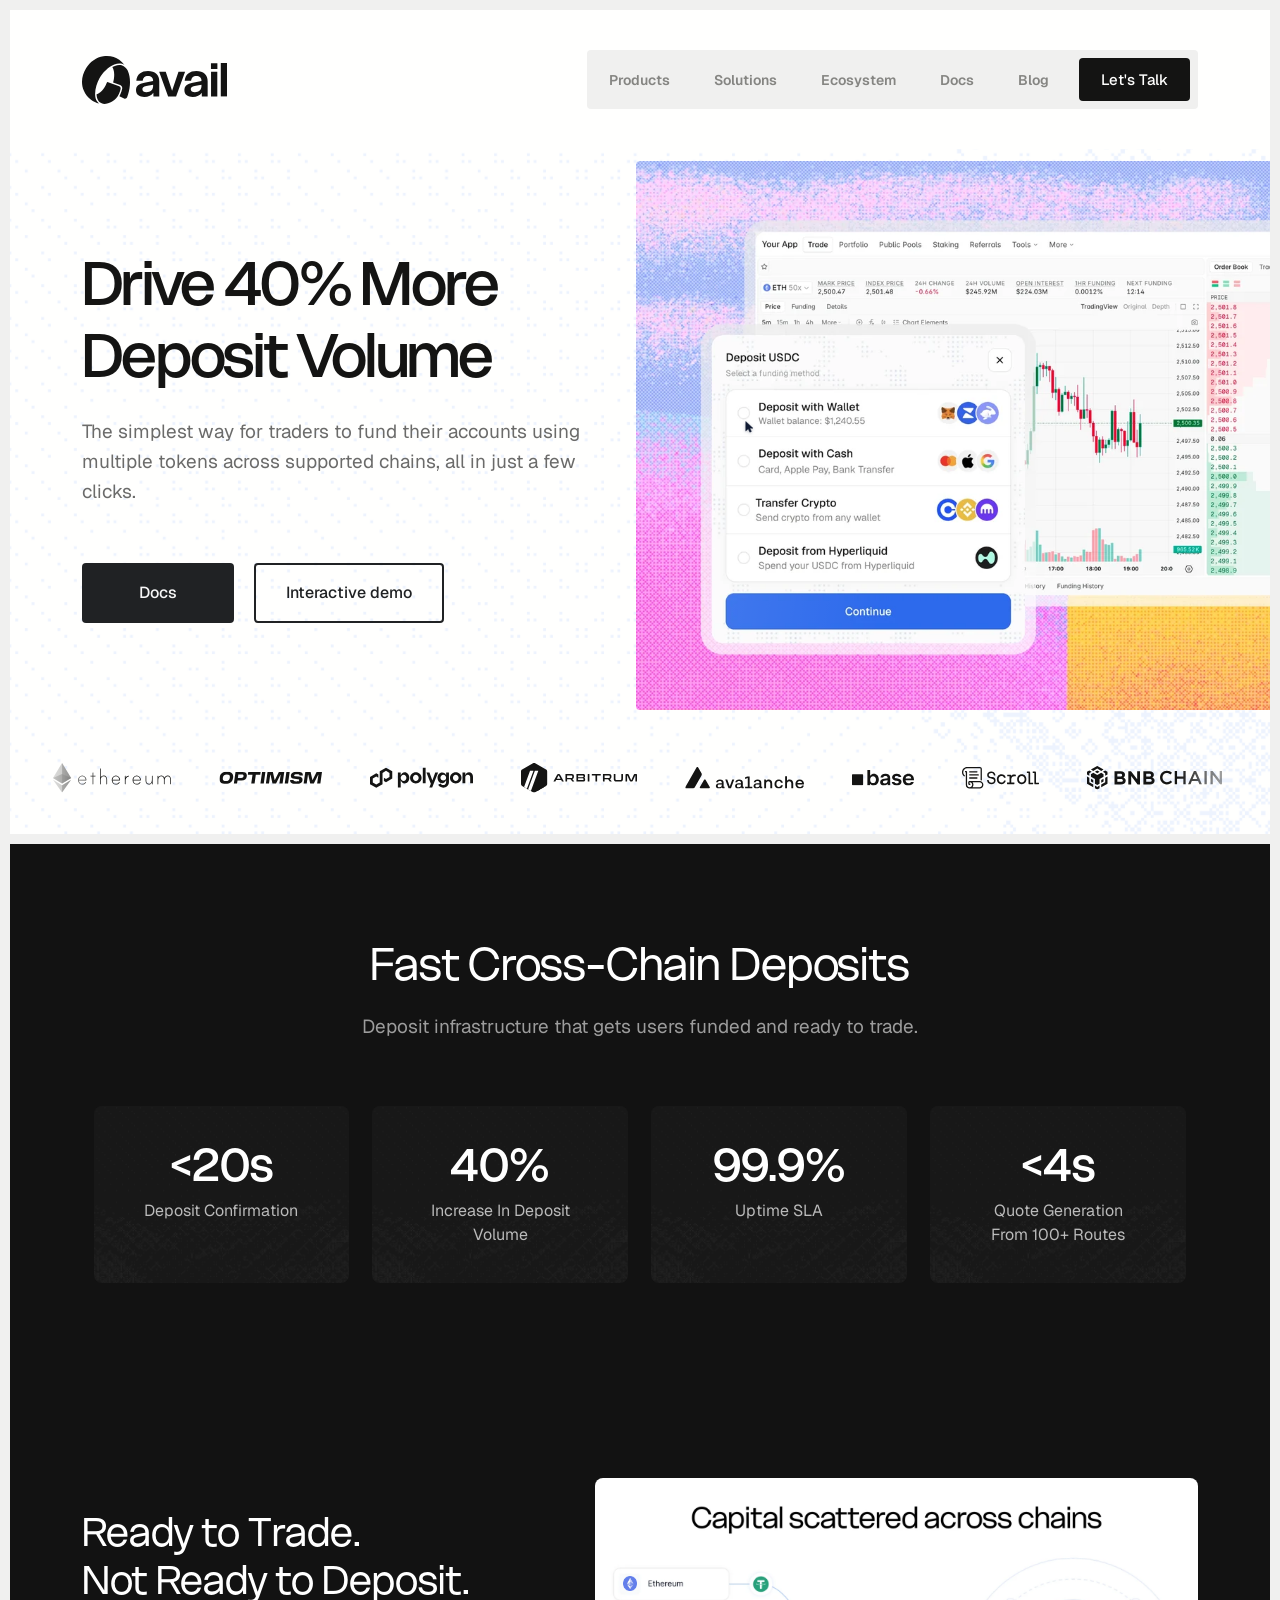
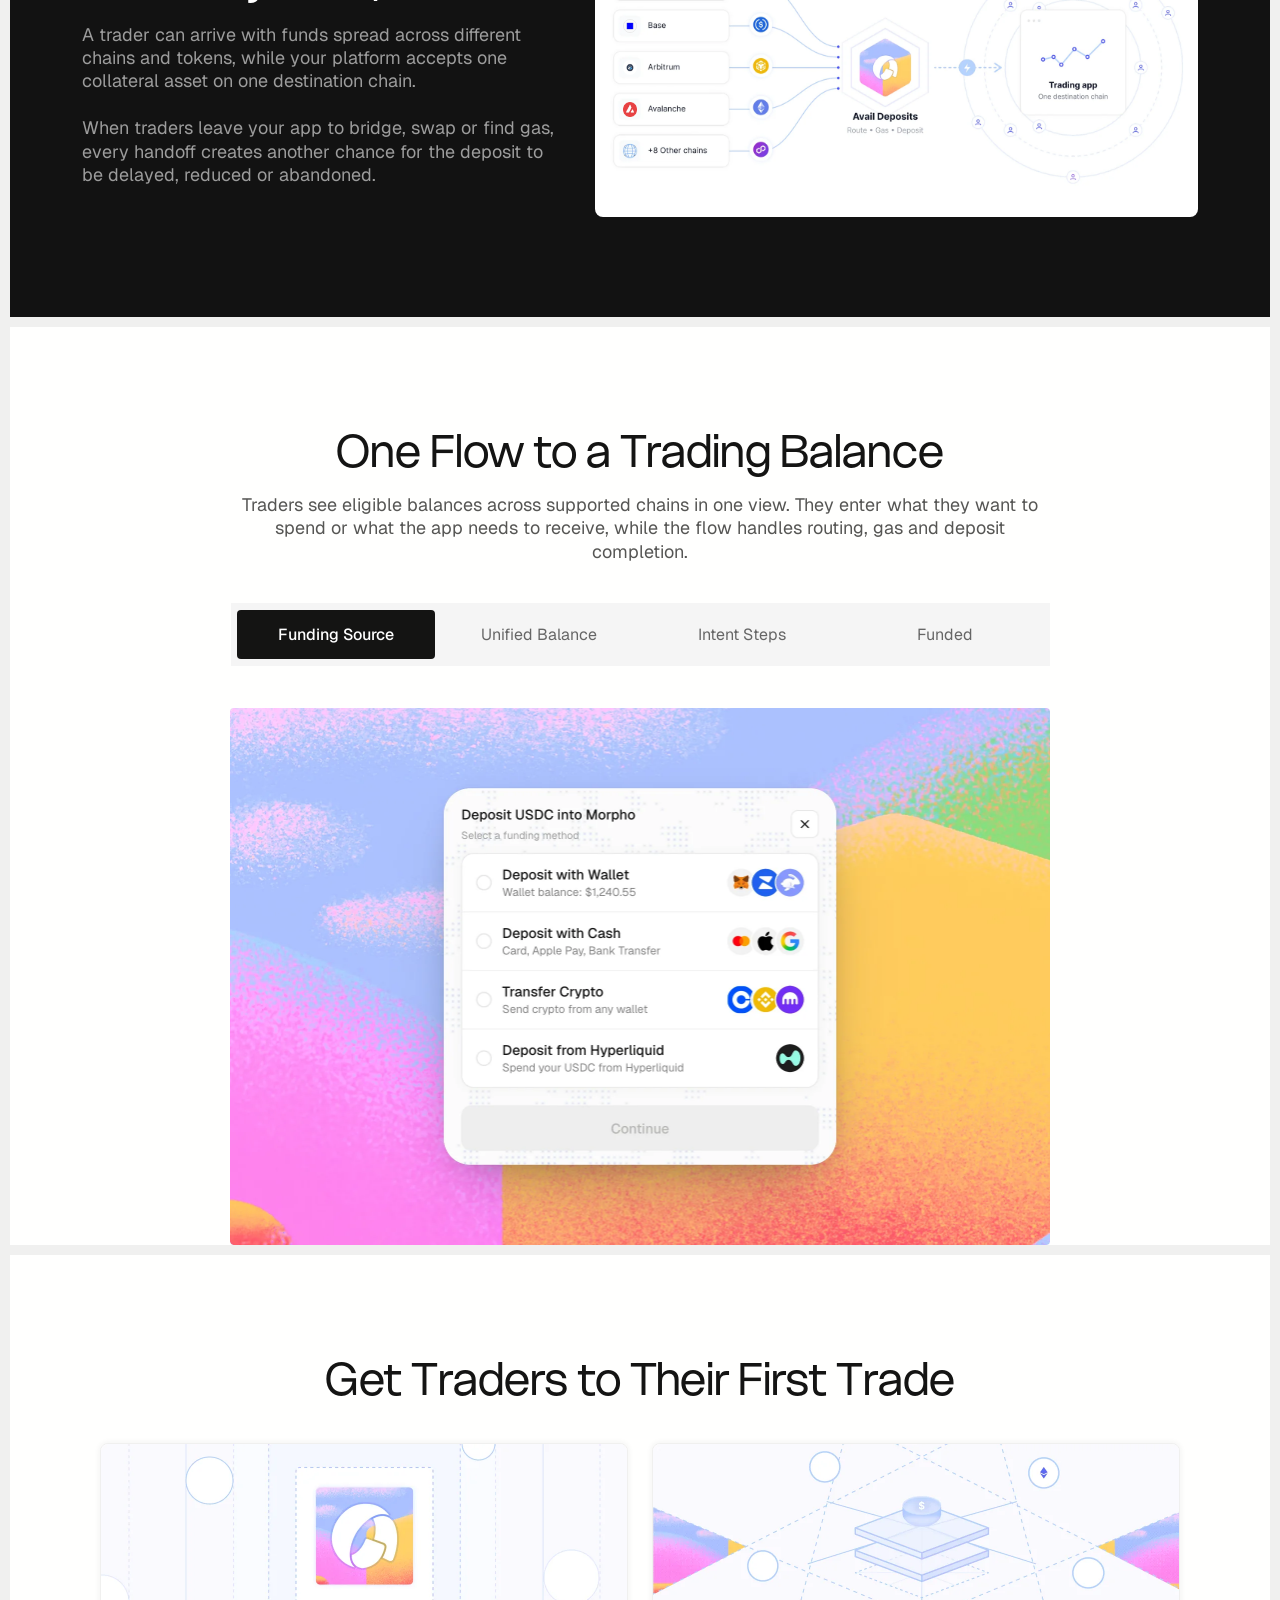
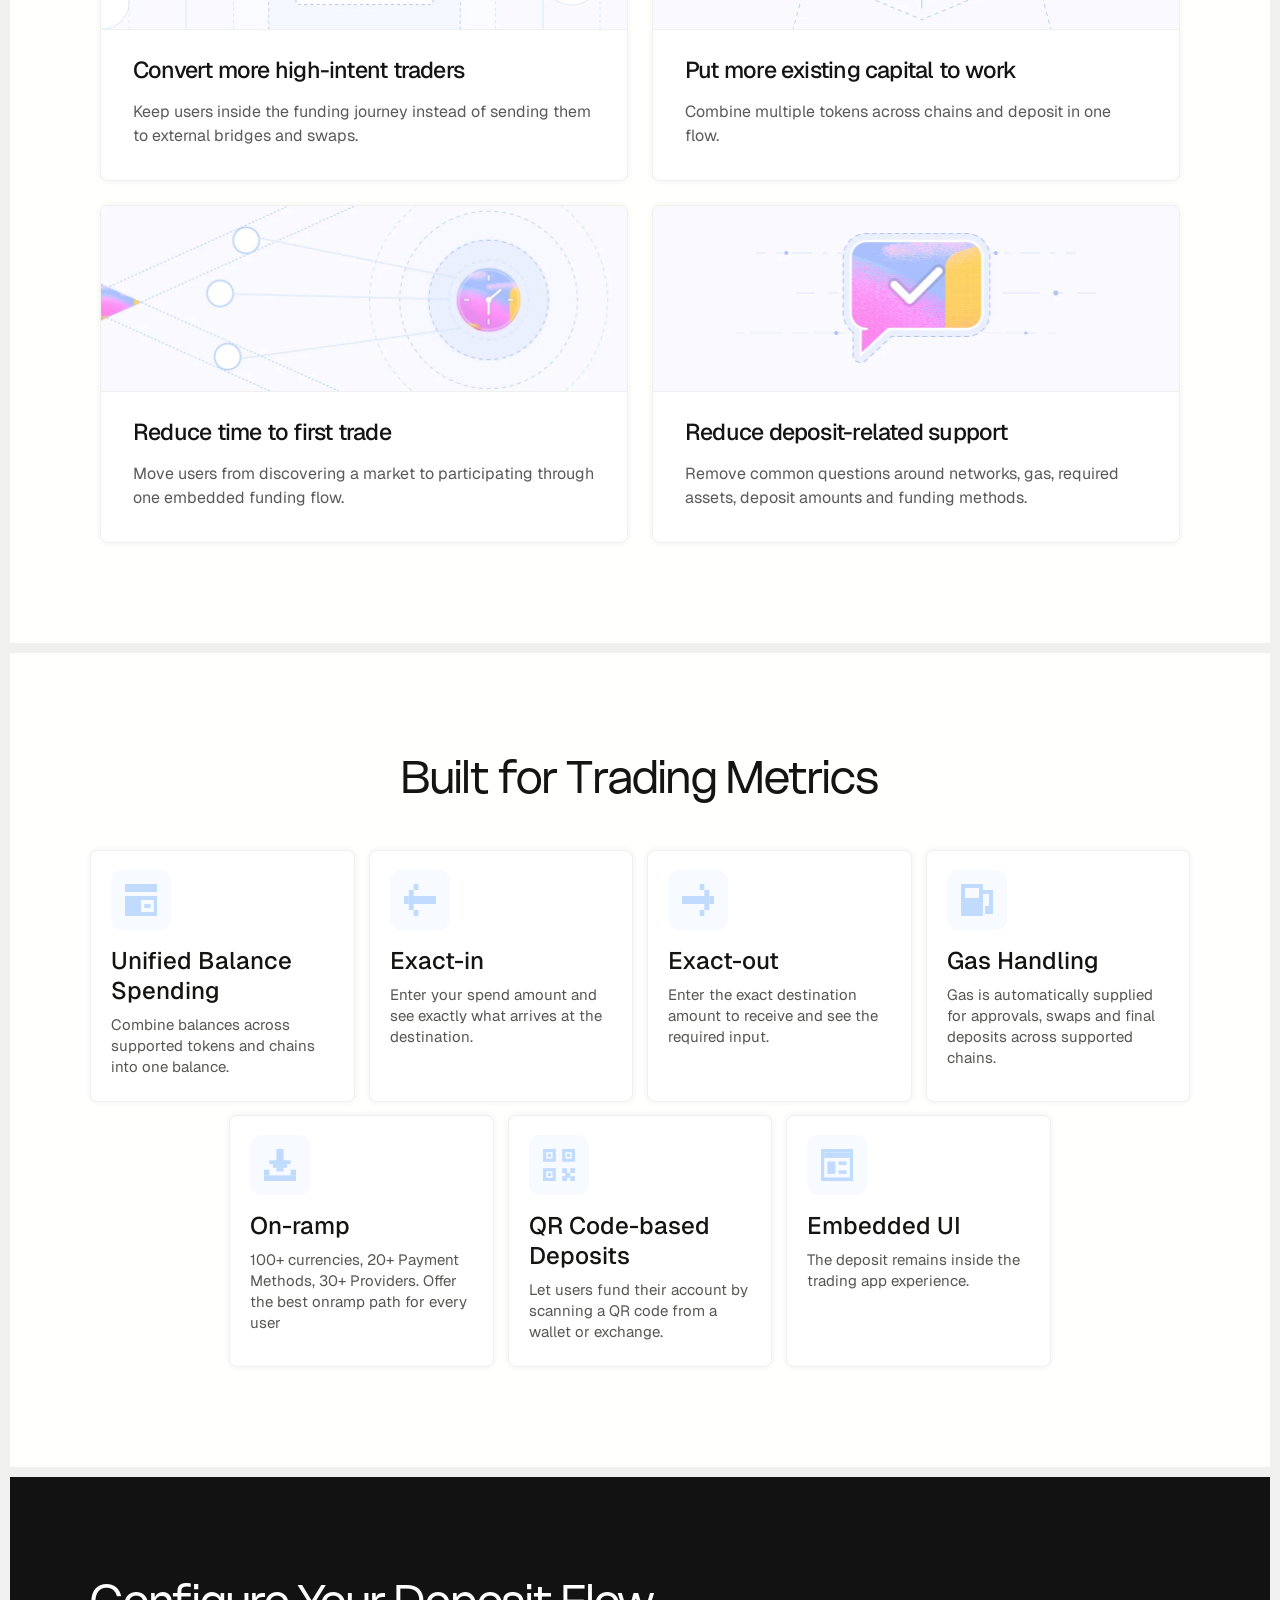
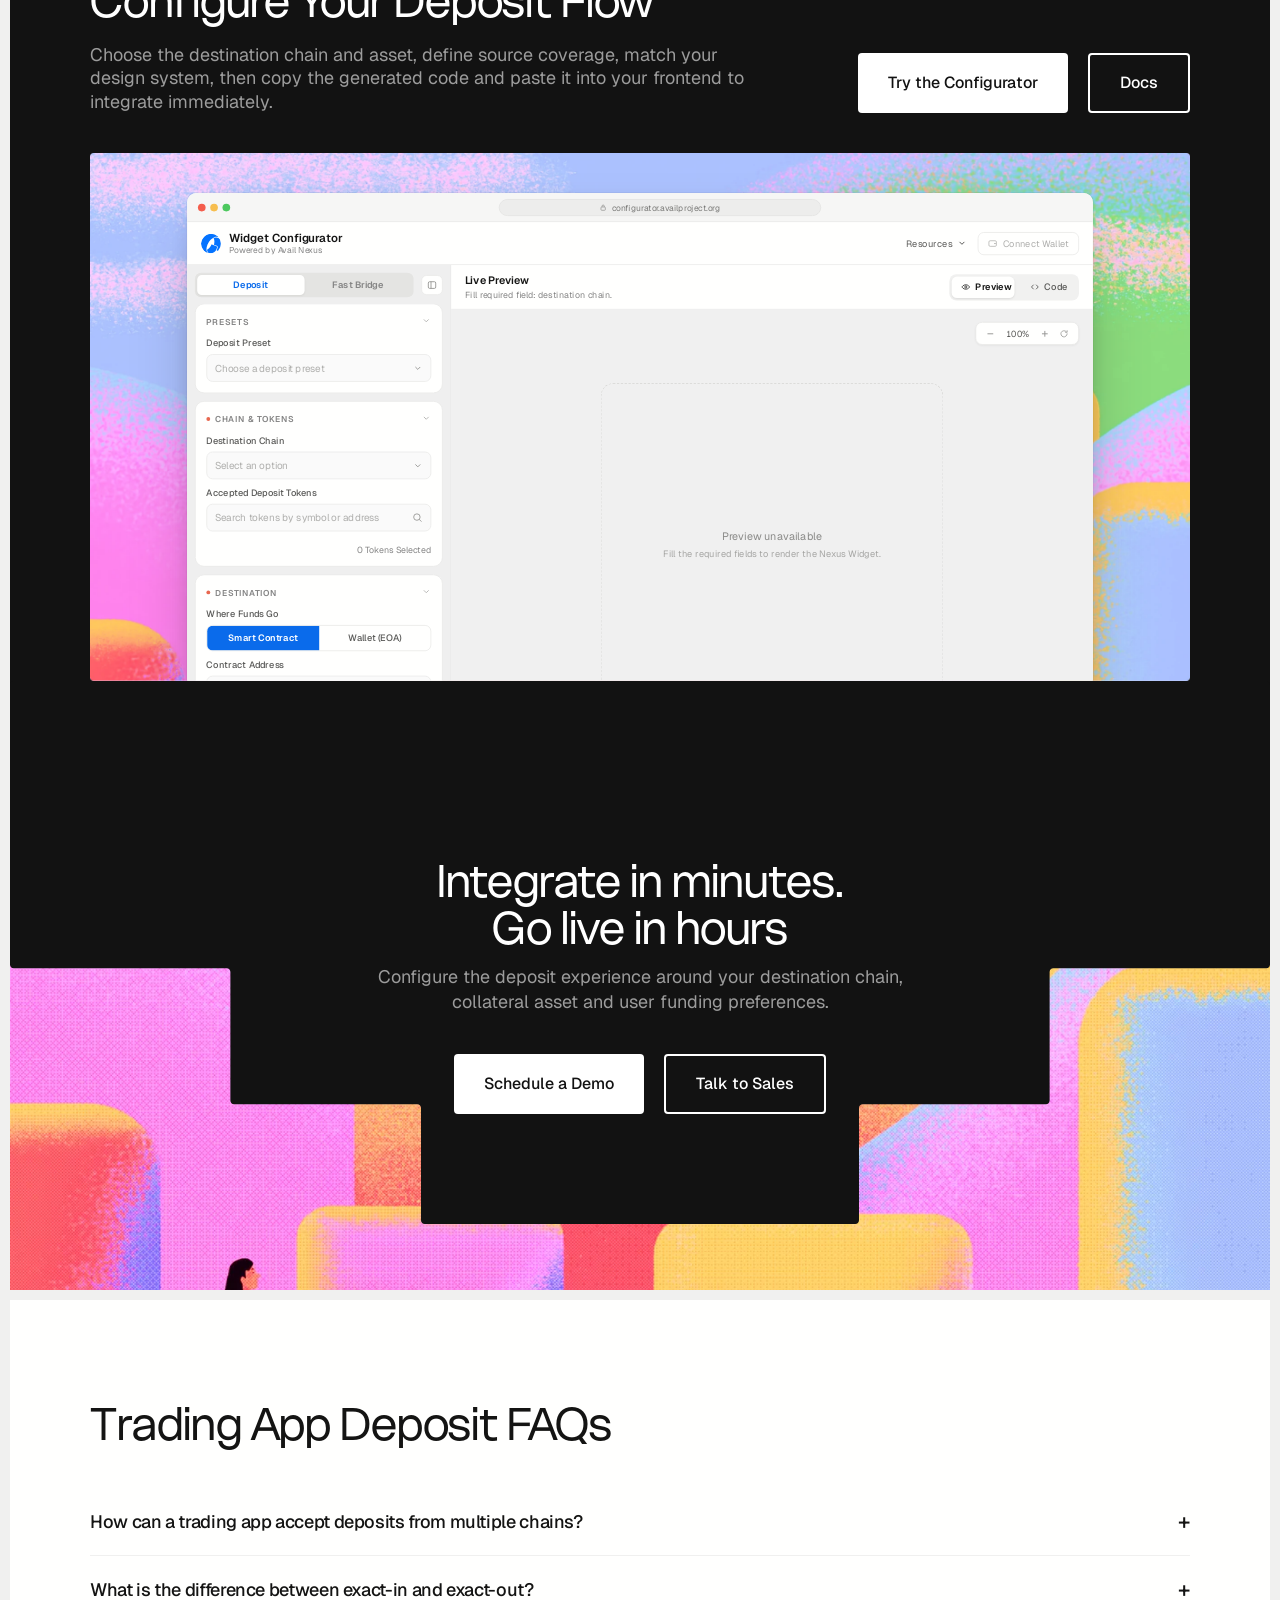
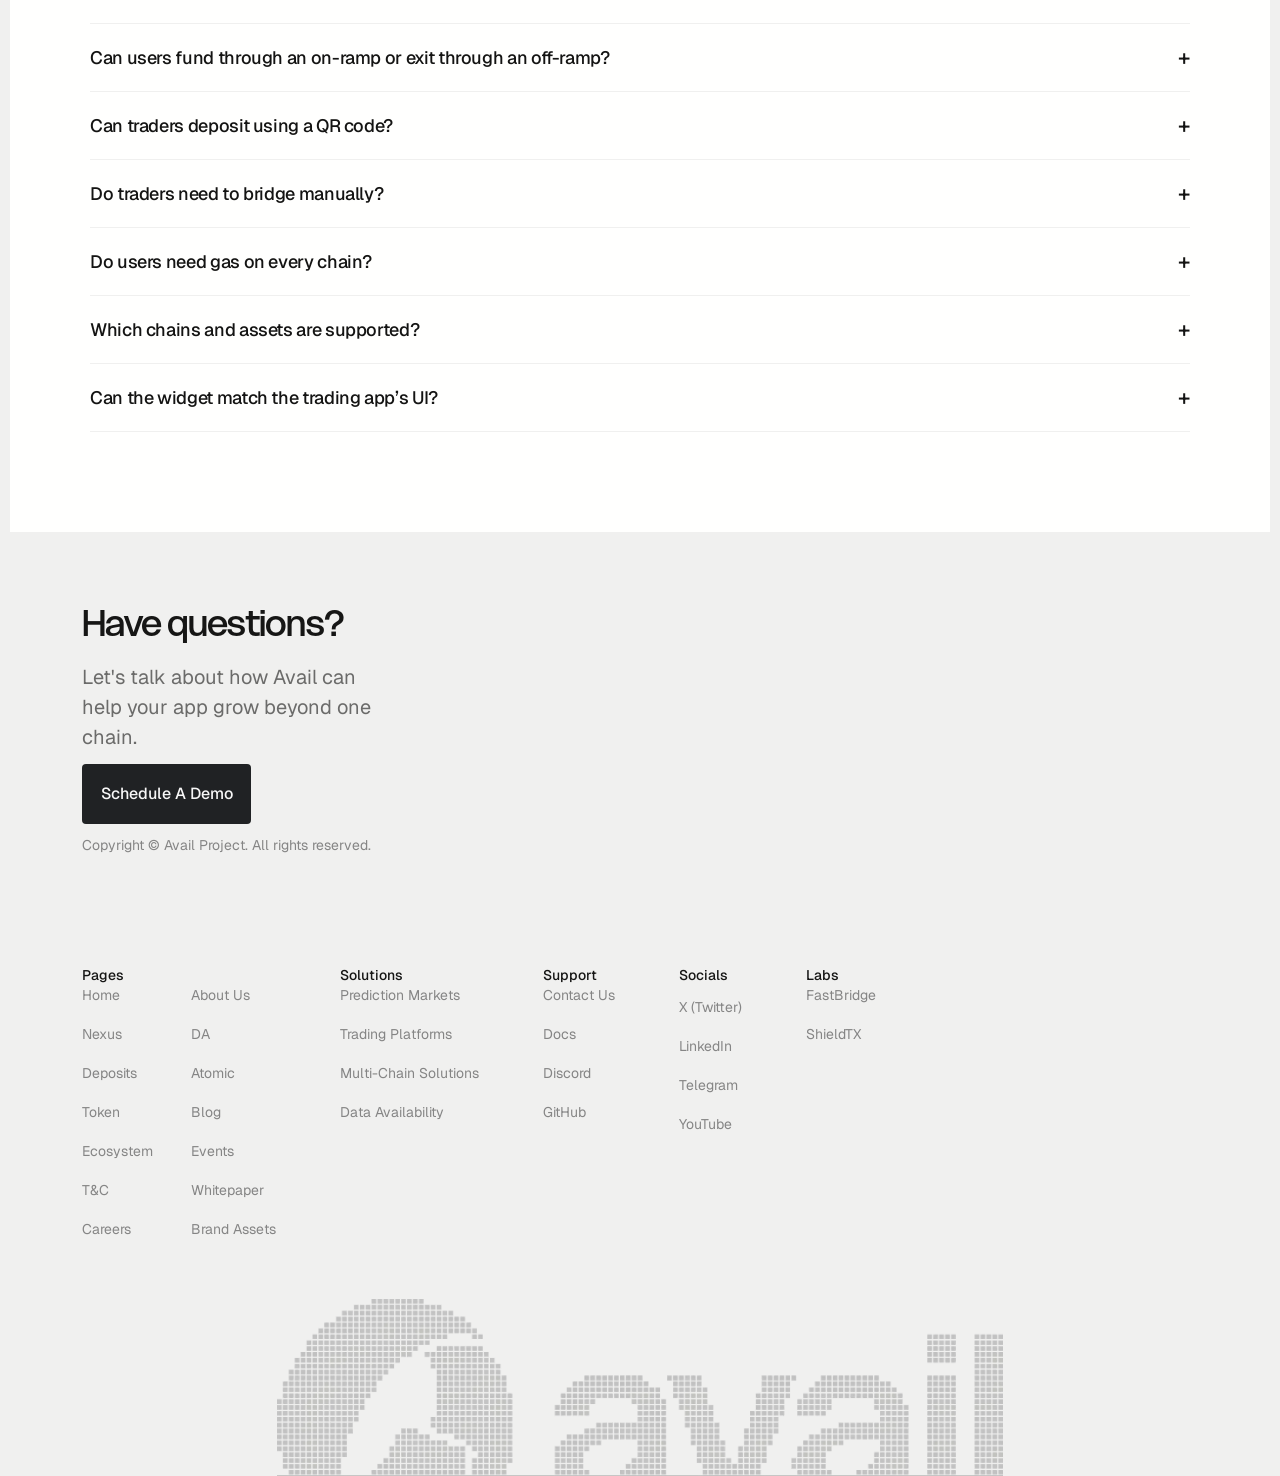
<file: index.html>
<!doctype html>
<html lang="en">
<head>
<meta charset="utf-8">
<meta name="viewport" content="width=device-width, initial-scale=1">
<title>Avail Trading | Cross-Chain Deposit Infrastructure</title>
<meta name="description" content="Let traders fund your app using assets across supported chains, on-ramps or QR deposits, without leaving to bridge, swap, switch networks or find gas.">
<link rel="icon" href="assets/avail-mark.svg">
<link rel="preload" as="image" href="assets/hero-bg.webp" fetchpriority="high">
<link rel="preload" as="image" href="assets/hero-visual.webp"
      imagesrcset="assets/hero-visual-900.webp 900w, assets/hero-visual-1400.webp 1400w, assets/hero-visual.webp 2055w"
      imagesizes="(max-width: 1000px) 100vw, 52vw" fetchpriority="high">
<link rel="preconnect" href="https://fonts.googleapis.com">
<link rel="preconnect" href="https://fonts.gstatic.com" crossorigin>
<link href="https://fonts.googleapis.com/css2?family=Geist:wght@400;500;600&display=swap" rel="stylesheet">
  <link rel="stylesheet" href="css/site.css?v=24">
  <link rel="stylesheet" href="css/flow.css?v=24">
  <link rel="stylesheet" href="css/page.css?v=24">
</head>
<body class="page-deposits">
<section class="landing" aria-label="Hero">
  <!-- The site's hero backdrop is carried so this markup stays interchangeable
       with the other pages, and is stood down in CSS: this page brings its own
       hero-bg plate, and .landing__bg would sit over the whole landing. -->
  <div class="landing__bg" aria-hidden="true">
    <div class="landing__bg-spacer"></div>
    <div class="landing__bg-base"></div>
    <div class="landing__bg-pixels"><div class="landing__bg-pixel-grid"></div></div>
  </div>

  <div class="landing__container site-container">
    <div class="nav-header">
      <a class="nav-logo" href="https://www.availproject.org/" aria-label="Avail home">
        <img class="nav-logo__mark" src="assets/avail-mark.svg" alt="" width="48" height="48">
        <img class="nav-logo__wordmark" src="assets/avail-wordmark.svg" alt="Avail" width="91" height="34">
      </a>

      <button class="nav-menu" id="navMenu" type="button"
              aria-expanded="false" aria-controls="mobileMenu" aria-label="Open menu">
        <span class="nav-menu__icon" aria-hidden="true"></span>
        <span class="nav-menu__label">Menu</span>
      </button>

      <div class="nav-pill">
        <nav class="nav-links" id="primaryNav" aria-label="Primary">
          <div class="nav-dropdown">
            <button class="nav-links__trigger" type="button" id="trigger-products"
                    aria-haspopup="true" aria-expanded="false" aria-controls="menu-products">Products</button>
            <div class="nav-dropdown__menu nav-dropdown__menu--products" id="menu-products" role="menu" aria-labelledby="trigger-products">
              <div class="nav-dropdown__section">
                <p class="nav-dropdown__heading">For Builders</p>
                <a class="nav-dropdown__link" role="menuitem" href="https://www.availproject.org/deposits">Deposits</a>
                <a class="nav-dropdown__link" role="menuitem" href="https://www.availproject.org/nexus">Nexus</a>
                <a class="nav-dropdown__link" role="menuitem" href="https://www.availproject.org/da">DA</a>
                <a class="nav-dropdown__link" role="menuitem" href="https://www.availproject.org/atomic">Atomic</a>
              </div>
              <div class="nav-dropdown__section">
                <p class="nav-dropdown__heading">For Users</p>
                <a class="nav-dropdown__link" role="menuitem" href="https://fastbridge.availproject.org/" target="_blank" rel="noopener noreferrer">FastBridge</a>
                <a class="nav-dropdown__link" role="menuitem" href="https://www.shieldtx.xyz/" target="_blank" rel="noopener noreferrer">ShieldTX</a>
              </div>
            </div>
          </div>

          <div class="nav-dropdown">
            <button class="nav-links__trigger" type="button" id="trigger-solutions"
                    aria-haspopup="true" aria-expanded="false" aria-controls="menu-solutions">Solutions</button>
            <div class="nav-dropdown__menu" id="menu-solutions" role="menu" aria-labelledby="trigger-solutions">
              <div class="nav-dropdown__section">
                <p class="nav-dropdown__heading">App Developers</p>
                <a class="nav-dropdown__link" role="menuitem" href="https://www.availproject.org/prediction-markets">Prediction Markets</a>
                <a class="nav-dropdown__link" role="menuitem" href="https://www.availproject.org/trading">Trading Platforms</a>
                <a class="nav-dropdown__link" role="menuitem" href="https://www.availproject.org/nexus">Multi-Chain Solutions</a>
              </div>
              <div class="nav-dropdown__section">
                <p class="nav-dropdown__heading">Blockchain Developers</p>
                <a class="nav-dropdown__link" role="menuitem" href="https://www.availproject.org/da">Data Availability</a>
              </div>
            </div>
          </div>

          <a class="nav-links__item" href="https://www.availproject.org/ecosystem">Ecosystem</a>
          <a class="nav-links__item" href="https://docs.availproject.org/" target="_blank" rel="noopener noreferrer">Docs</a>
          <a class="nav-links__item" href="https://blog.availproject.org/" target="_blank" rel="noopener noreferrer">Blog</a>
        </nav>
        <a class="btn btn-primary nav-header__cta" href="https://calendly.com/d/cwfp-t3y-gt2/avail-discovery-call" target="_blank" rel="noopener noreferrer">Let's Talk</a>
      </div>
    </div>

    <div class="mobile-menu-overlay" id="mobileMenuOverlay" hidden></div>
    <div class="mobile-menu" id="mobileMenu" hidden>
      <nav class="mobile-menu__nav" aria-label="Mobile">
        <details class="mobile-menu__details">
          <summary class="mobile-menu__link">Products</summary>
          <div class="mobile-menu__sub">
            <p class="mobile-menu__heading">For Builders</p>
            <a class="mobile-menu__sublink" href="https://www.availproject.org/deposits">Deposits</a>
            <a class="mobile-menu__sublink" href="https://www.availproject.org/nexus">Nexus</a>
            <a class="mobile-menu__sublink" href="https://www.availproject.org/da">DA</a>
            <a class="mobile-menu__sublink" href="https://www.availproject.org/atomic">Atomic</a>
            <p class="mobile-menu__heading">For Users</p>
            <a class="mobile-menu__sublink" href="https://fastbridge.availproject.org/" target="_blank" rel="noopener noreferrer">FastBridge</a>
            <a class="mobile-menu__sublink" href="https://www.shieldtx.xyz/" target="_blank" rel="noopener noreferrer">ShieldTX</a>
          </div>
        </details>
        <details class="mobile-menu__details">
          <summary class="mobile-menu__link">Solutions</summary>
          <div class="mobile-menu__sub">
            <p class="mobile-menu__heading">App Developers</p>
            <a class="mobile-menu__sublink" href="https://www.availproject.org/prediction-markets">Prediction Markets</a>
            <a class="mobile-menu__sublink" href="https://www.availproject.org/trading">Trading Platforms</a>
            <a class="mobile-menu__sublink" href="https://www.availproject.org/nexus">Multi-Chain Solutions</a>
            <p class="mobile-menu__heading">Blockchain Developers</p>
            <a class="mobile-menu__sublink" href="https://www.availproject.org/da">Data Availability</a>
          </div>
        </details>
        <a class="mobile-menu__link" href="https://www.availproject.org/ecosystem">Ecosystem</a>
        <a class="mobile-menu__link" href="https://docs.availproject.org/" target="_blank" rel="noopener noreferrer">Docs</a>
        <a class="mobile-menu__link" href="https://blog.availproject.org/" target="_blank" rel="noopener noreferrer">Blog</a>
        <a class="btn btn-primary mobile-menu__cta" href="https://calendly.com/d/cwfp-t3y-gt2/avail-discovery-call" target="_blank" rel="noopener noreferrer">Let's Talk</a>
      </nav>
    </div>
  </div>

  <header class="deposit-hero">
  <div class="deposit-hero__inner">
    <div class="deposit-hero__copy">
      <h1 class="deposit-hero__title">Drive 40% More Deposit Volume</h1>
      <p class="deposit-hero__lede">The simplest way for traders to fund their accounts using multiple tokens across supported chains, all in just a few clicks.</p>
      <div class="deposit-hero__actions">
        <a class="btn btn-primary" href="https://docs.availproject.org/" target="_blank" rel="noopener noreferrer">Docs</a>
        <a class="btn btn-secondary" href="https://widgets.availproject.org/docs/components/deposit" target="_blank" rel="noopener noreferrer">Interactive demo</a>
      </div>
    </div>

    <div class="deposit-hero__visual">
      <img class="deposit-hero__art" src="assets/hero-visual.webp" width="2055" height="1779"
           srcset="assets/hero-visual-900.webp 900w, assets/hero-visual-1400.webp 1400w, assets/hero-visual.webp 2055w"
           sizes="(max-width: 1000px) 100vw, 52vw"
           fetchpriority="high" decoding="async"
           alt="A trading app with the Deposit USDC modal open, offering wallet, cash, crypto transfer and Hyperliquid funding methods">
      <div class="deposit-hero__rowhint" aria-hidden="true"></div>
      <div class="deposit-hero__radio" aria-hidden="true"></div>
      <div class="deposit-hero__cta" aria-hidden="true"><i></i></div>
      <div class="deposit-hero__cursor" aria-hidden="true">
        <svg viewBox="0 0 16 20" width="100%" height="100%" focusable="false">
          <path d="M1.2 .8 L1.2 16.4 L5.3 12.7 L7.9 18.2 L10.4 17 L7.8 11.7 L13 11.7 Z"
                fill="#101a33" stroke="#101a33" stroke-width=".7" stroke-linejoin="round"/>
        </svg>
      </div>
    </div>
  </div>

  <div class="trust">
    <div class="trust__marquee">
      <div class="trust__row">
        <span class="trust__item"><img src="assets/chain-ethereum.svg" alt="Ethereum" width="141" height="38" decoding="async"></span>
        <span class="trust__item"><img src="assets/chain-optimism.svg" alt="Optimism" width="122" height="38" decoding="async"></span>
        <span class="trust__item"><img src="assets/chain-polygon.svg" alt="Polygon" width="122" height="38" decoding="async"></span>
        <span class="trust__item"><img src="assets/chain-arbitrum.svg" alt="Arbitrum" width="138" height="38" decoding="async"></span>
        <span class="trust__item"><img src="assets/chain-avalanche.svg" alt="Avalanche" width="142" height="38" decoding="async"></span>
        <span class="trust__item"><img src="assets/chain-base.svg" alt="Base" width="73" height="38" decoding="async"></span>
        <span class="trust__item"><img src="assets/chain-scroll.svg" alt="Scroll" width="92" height="38" decoding="async"></span>
        <span class="trust__item"><img src="assets/chain-bnb-chain.svg" alt="BNB Chain" width="160" height="38" decoding="async"></span>
        <span class="trust__item"><img src="assets/chain-hyperevm.svg" alt="HyperEVM" width="135" height="38" decoding="async"></span>
        <!-- second pass: the track loops on translateX(-50%), so it holds two identical halves -->
        <span class="trust__item" aria-hidden="true"><img src="assets/chain-ethereum.svg" alt="" width="141" height="38" decoding="async"></span>
        <span class="trust__item" aria-hidden="true"><img src="assets/chain-optimism.svg" alt="" width="122" height="38" decoding="async"></span>
        <span class="trust__item" aria-hidden="true"><img src="assets/chain-polygon.svg" alt="" width="122" height="38" decoding="async"></span>
        <span class="trust__item" aria-hidden="true"><img src="assets/chain-arbitrum.svg" alt="" width="138" height="38" decoding="async"></span>
        <span class="trust__item" aria-hidden="true"><img src="assets/chain-avalanche.svg" alt="" width="142" height="38" decoding="async"></span>
        <span class="trust__item" aria-hidden="true"><img src="assets/chain-base.svg" alt="" width="73" height="38" decoding="async"></span>
        <span class="trust__item" aria-hidden="true"><img src="assets/chain-scroll.svg" alt="" width="92" height="38" decoding="async"></span>
        <span class="trust__item" aria-hidden="true"><img src="assets/chain-bnb-chain.svg" alt="" width="160" height="38" decoding="async"></span>
        <span class="trust__item" aria-hidden="true"><img src="assets/chain-hyperevm.svg" alt="" width="135" height="38" decoding="async"></span>
      </div>
    </div>
  </div>
  </header>
</section>

<div class="section-gap" aria-hidden="true"></div>

<div class="lower-sections">

<!-- ================= Fast Cross-Chain Deposits ================= -->
<section class="deposit-stats">
  <div class="container">
    <div class="deposit-stats__head">
      <h2 class="h2 h2--light">Fast Cross-Chain Deposits</h2>
      <p class="deposit-stats__lede">Deposit infrastructure that gets users funded and ready to trade.</p>
    </div>

    <div class="deposit-stats__grid">
      <div class="deposit-stat"><div class="deposit-stat__value">&lt;20s</div><div class="deposit-stat__label">Deposit Confirmation</div></div>
      <div class="deposit-stat"><div class="deposit-stat__value">40%</div><div class="deposit-stat__label">increase in deposit volume</div></div>
      <div class="deposit-stat"><div class="deposit-stat__value">99.9%</div><div class="deposit-stat__label">Uptime SLA</div></div>
      <div class="deposit-stat"><div class="deposit-stat__value">&lt;4s</div><div class="deposit-stat__label">quote Generation<br>from 100+ routes</div></div>
    </div>
  </div>

  <div class="deposit-ready">
    <div>
      <h2 class="deposit-ready__title">Ready to Trade.<br>Not Ready to Deposit.</h2>
      <div class="deposit-ready__body">
        <p>A trader can arrive with funds spread across different chains and tokens, while your platform accepts one collateral asset on one destination chain.</p>
        <p>When traders leave your app to bridge, swap or find gas, every handoff creates another chance for the deposit to be delayed, reduced or abandoned.</p>
      </div>
    </div>
    <div class="diagram">
      <img class="diagram__base" src="assets/diagram-card.webp" loading="lazy" decoding="async" alt="Capital scattered across chains — Ethereum, Base, Arbitrum, Avalanche and 8 other chains routing through Avail Deposits into a trading app on one destination chain">
      <img class="diagram__pin" data-row="1" src="assets/dg-icon-1.webp" loading="lazy" decoding="async" alt="">
      <img class="diagram__pin" data-row="2" src="assets/dg-icon-2.webp" loading="lazy" decoding="async" alt="">
      <img class="diagram__pin" data-row="3" src="assets/dg-icon-3.webp" loading="lazy" decoding="async" alt="">
      <img class="diagram__pin" data-row="4" src="assets/dg-icon-4.webp" loading="lazy" decoding="async" alt="">
    </div>
  </div>
</section>

<!-- ============== One Flow to a Trading Balance ============== -->
<div class="section-gap" aria-hidden="true"></div>

<section class="flow">
  <div class="container">
    <h2 class="h2 section__title">One Flow to a Trading Balance</h2>
    <p class="flow__lede">Traders see eligible balances across supported chains in one view. They enter what they want to spend or what the app needs to receive, while the flow handles routing, gas and deposit completion.</p>

    <div class="tabs" role="tablist" aria-label="Deposit flow steps">
      <button class="tab" role="tab" id="tab-funding" data-seg="funding" data-label="Funding Source" aria-controls="clip-funding" aria-selected="true">Funding Source</button>
      <button class="tab" role="tab" id="tab-balance" data-seg="balance" data-label="Unified Balance" aria-controls="clip-balance" aria-selected="false">Unified Balance</button>
      <button class="tab" role="tab" id="tab-steps"   data-seg="steps" data-label="Intent Steps"   aria-controls="clip-steps"   aria-selected="false">Intent Steps</button>
      <button class="tab" role="tab" id="tab-funded"  data-seg="funded" data-label="Funded"  aria-controls="clip-funded"  aria-selected="false">Funded</button>
    </div>
  </div>

  <!-- One continuous deposit run, cut into the four parts the tabs describe. -->
  <div class="flow__panel">
    <video class="flow__video is-on" id="clip-funding" data-seg="funding"
           role="tabpanel" aria-labelledby="tab-funding"
           aria-label="Choosing a funding method, entering 499.50 USDC, and the flow resolving a route"
           data-src="assets/flow/funding.mp4" data-src-sm="assets/flow/funding-sm.mp4" data-poster="assets/flow/funding.webp"
           muted playsinline preload="none"></video>

    <video class="flow__video" id="clip-balance" data-seg="balance"
           role="tabpanel" aria-labelledby="tab-balance" aria-hidden="true"
           aria-label="Editing the funding sources and picking tokens across chains"
           data-src="assets/flow/balance.mp4" data-src-sm="assets/flow/balance-sm.mp4" data-poster="assets/flow/balance.webp"
           muted playsinline preload="none"></video>

    <video class="flow__video" id="clip-steps" data-seg="steps"
           role="tabpanel" aria-labelledby="tab-steps" aria-hidden="true"
           aria-label="The in-flight intent steps completing one by one — approve swaps, swap tokens, receive USDT on Arbitrum, then approve the deposit to Aave"
           data-src="assets/flow/steps.mp4" data-src-sm="assets/flow/steps-sm.mp4" data-poster="assets/flow/steps.webp"
           muted playsinline preload="none"></video>

    <video class="flow__video" id="clip-funded" data-seg="funded"
           role="tabpanel" aria-labelledby="tab-funded" aria-hidden="true"
           aria-label="Deposit complete — 499.50 USDC received on Arbitrum"
           data-src="assets/flow/funded.mp4" data-src-sm="assets/flow/funded-sm.mp4" data-poster="assets/flow/funded.webp"
           muted playsinline preload="none"></video>
  </div>
</section>

<!-- ============== Get Traders to Their First Trade ============== -->
<div class="section-gap" aria-hidden="true"></div>

<section class="section-light">
  <div class="container">
    <h2 class="h2 section__title">Get Traders to Their First Trade</h2>

    <div class="feature-grid">
      <article class="fcard">
        <div class="fcard__art"><img src="assets/illo-convert.webp" alt="" loading="lazy"></div>
        <div class="fcard__body">
          <h3 class="fcard__title">Convert more high-intent traders</h3>
          <p class="fcard__text">Keep users inside the funding journey instead of sending them to external bridges and swaps.</p>
        </div>
      </article>

      <article class="fcard">
        <div class="fcard__art"><img src="assets/illo-capital.webp" alt="" loading="lazy"></div>
        <div class="fcard__body">
          <h3 class="fcard__title">Put more existing capital to work</h3>
          <p class="fcard__text">Combine multiple tokens across chains and deposit in one flow.</p>
        </div>
      </article>

      <article class="fcard">
        <div class="fcard__art"><img src="assets/illo-time.webp" alt="" loading="lazy"></div>
        <div class="fcard__body">
          <h3 class="fcard__title">Reduce time to first trade</h3>
          <p class="fcard__text">Move users from discovering a market to participating through one embedded funding flow.</p>
        </div>
      </article>

      <article class="fcard">
        <div class="fcard__art"><img src="assets/illo-support.webp" alt="" loading="lazy"></div>
        <div class="fcard__body">
          <h3 class="fcard__title">Reduce deposit-related support</h3>
          <p class="fcard__text">Remove common questions around networks, gas, required assets, deposit amounts and funding methods.</p>
        </div>
      </article>
    </div>
  </div>
</section>

<!-- ================== Built for Trading Metrics ================== -->
<div class="section-gap" aria-hidden="true"></div>

<section class="metrics">
  <div class="container">
    <h2 class="h2 section__title">Built for Trading Metrics</h2>

    <div class="metrics__grid">
      <article class="mcard">
        <div class="mcard__icon"><img src="assets/ic-wallet.svg" alt="" loading="lazy"></div>
        <h3 class="mcard__title">Unified Balance Spending</h3>
        <p class="mcard__text">Combine balances across supported tokens and chains into one balance.</p>
      </article>
      <article class="mcard">
        <div class="mcard__icon"><img src="assets/ic-exact-in.svg" alt="" loading="lazy"></div>
        <h3 class="mcard__title">Exact-in</h3>
        <p class="mcard__text">Enter your spend amount and see exactly what arrives at the destination.</p>
      </article>
      <article class="mcard">
        <div class="mcard__icon"><img src="assets/ic-exact-out.svg" data-flip alt="" loading="lazy"></div>
        <h3 class="mcard__title">Exact-out</h3>
        <p class="mcard__text">Enter the exact destination amount to receive and see the required input.</p>
      </article>
      <article class="mcard">
        <div class="mcard__icon"><img src="assets/ic-gas.svg" alt="" loading="lazy"></div>
        <h3 class="mcard__title">Gas Handling</h3>
        <p class="mcard__text">Gas is automatically supplied for approvals, swaps and final deposits across supported chains.</p>
      </article>
      <article class="mcard">
        <div class="mcard__icon"><img src="assets/ic-onramp.svg" alt="" loading="lazy"></div>
        <h3 class="mcard__title">On-ramp</h3>
        <p class="mcard__text">100+ currencies, 20+ Payment Methods, 30+ Providers. Offer the best onramp path for every user</p>
      </article>
      <article class="mcard">
        <div class="mcard__icon"><img src="assets/ic-qr.svg" alt="" loading="lazy"></div>
        <h3 class="mcard__title">QR Code-based Deposits</h3>
        <p class="mcard__text">Let users fund their account by scanning a QR code from a wallet or exchange.</p>
      </article>
      <article class="mcard">
        <div class="mcard__icon"><img src="assets/ic-embedded.svg" alt="" loading="lazy"></div>
        <h3 class="mcard__title">Embedded UI</h3>
        <p class="mcard__text">The deposit remains inside the trading app experience.</p>
      </article>
    </div>
  </div>
</section>

<!-- ============== Configure Your Deposit Flow + CTA ============== -->
<div class="section-gap" aria-hidden="true"></div>

<section class="configure">
  <div class="configure__head">
    <div class="configure__copy">
      <h2 class="h2 h2--light">Configure Your Deposit Flow</h2>
      <p class="configure__lede">Choose the destination chain and asset, define source coverage, match your design system, then copy the generated code and paste it into your frontend to integrate immediately.</p>
    </div>
    <div class="configure__actions">
      <a class="btn btn-light" href="https://configurator.availproject.org/" target="_blank" rel="noopener noreferrer">Try the Configurator</a>
      <a class="btn btn-ghost" href="https://docs.availproject.org/" target="_blank" rel="noopener noreferrer">Docs</a>
    </div>
  </div>

  <div class="configure__panel">
    <!-- the Widget Configurator prototype itself, on the artboard's own gradient -->
    <div class="configurator" id="configurator">
      <iframe class="configurator__frame" id="configuratorFrame"
              title="Widget Configurator walkthrough — presets, chain and tokens, destination, amount rules, theming and the embed code"
              data-src="flow/configurator.html?hold=1&amp;v=1789537568"
              loading="lazy" tabindex="-1" scrolling="no"></iframe>
    </div>
  </div>

  <div class="cta">
    <img class="cta__bg" src="assets/cta-gradient.webp" alt="" loading="lazy">
    <img class="cta__mask" src="assets/cta-union.svg" alt="" loading="lazy" decoding="async">
    <div class="cta__inner">
      <div>
        <h2 class="cta__title">Integrate in minutes.<br>Go live in hours</h2>
        <p class="cta__text">Configure the deposit experience around your destination chain, collateral asset and user funding preferences.</p>
      </div>
      <div class="cta__actions">
        <a class="btn btn-light" href="https://calendly.com/d/cwfp-t3y-gt2/avail-discovery-call" target="_blank" rel="noopener noreferrer">Schedule a Demo</a>
        <a class="btn btn-ghost" href="https://calendly.com/d/cwfp-t3y-gt2/avail-discovery-call" target="_blank" rel="noopener noreferrer">Talk to Sales</a>
      </div>
    </div>
  </div>
</section>

<!-- ========================= FAQs ========================= -->
<div class="section-gap" aria-hidden="true"></div>

<section class="faq">
  <div class="container">
    <h2 class="h2 section__title section__title--left">Trading App Deposit FAQs</h2>

    <div class="faq__list" id="faqList">
      <div class="faq__item" data-open="false">
        <button class="faq__q" aria-expanded="false">How can a trading app accept deposits from multiple chains?<span class="faq__icon" aria-hidden="true">+</span></button>
        <div class="faq__a"><div><p>Add an embedded cross-chain deposit flow that accepts eligible assets from supported source chains and delivers the required collateral into the destination app. Routing, bridging and swaps happen inside the funding journey.</p></div></div>
      </div>
      <div class="faq__item" data-open="false">
        <button class="faq__q" aria-expanded="false">What is the difference between exact-in and exact-out?<span class="faq__icon" aria-hidden="true">+</span></button>
        <div class="faq__a"><div><p>Exact-in starts with the amount the trader wants to spend and calculates the destination output. Exact-out starts with the exact amount the app needs to receive, then finds the best route across eligible balances and calculates the required input.</p></div></div>
      </div>
      <div class="faq__item" data-open="false">
        <button class="faq__q" aria-expanded="false">Can users fund through an on-ramp or exit through an off-ramp?<span class="faq__icon" aria-hidden="true">+</span></button>
        <div class="faq__a"><div><p>The experience can surface supported fiat on-ramp and off-ramp routes alongside crypto deposits, subject to provider, asset and regional coverage.</p></div></div>
      </div>
      <div class="faq__item" data-open="false">
        <button class="faq__q" aria-expanded="false">Can traders deposit using a QR code?<span class="faq__icon" aria-hidden="true">+</span></button>
        <div class="faq__a"><div><p>QR code-based deposits let a trader send funds from a supported external wallet or exchange to a deposit address, after which the flow routes the funds into the required destination asset.</p></div></div>
      </div>
      <div class="faq__item" data-open="false">
        <button class="faq__q" aria-expanded="false">Do traders need to bridge manually?<span class="faq__icon" aria-hidden="true">+</span></button>
        <div class="faq__a"><div><p>No. The user stays inside the app while the required cross-chain routing is handled within the deposit flow.</p></div></div>
      </div>
      <div class="faq__item" data-open="false">
        <button class="faq__q" aria-expanded="false">Do users need gas on every chain?<span class="faq__icon" aria-hidden="true">+</span></button>
        <div class="faq__a"><div><p>Gas required to successfully complete the transaction is handled in the flow, so users do not need to separately acquire the required native gas tokens for each step.</p></div></div>
      </div>
      <div class="faq__item" data-open="false">
        <button class="faq__q" aria-expanded="false">Which chains and assets are supported?<span class="faq__icon" aria-hidden="true">+</span></button>
        <div class="faq__a"><div><p>Coverage changes as the network expands. Link users to the live supported chains and tokens documentation for the current list.</p></div></div>
      </div>
      <div class="faq__item" data-open="false">
        <button class="faq__q" aria-expanded="false">Can the widget match the trading app’s UI?<span class="faq__icon" aria-hidden="true">+</span></button>
        <div class="faq__a"><div><p>Yes. Teams can configure supported chains and tokens and adapt the widget interface to fit the application experience.</p></div></div>
      </div>
    </div>
  </div>
</section>

</div><!-- /.lower-sections -->

<footer class="site-footer">
  <div class="site-footer__inner">
    <div class="site-footer__top">
      <div class="site-footer__cta">
        <h2 class="site-footer__headline">Have questions?</h2>
        <p class="site-footer__subcopy">Let's talk about how Avail can help your app grow beyond one chain.</p>
        <a class="btn btn-primary site-footer__btn" href="https://calendly.com/d/cwfp-t3y-gt2/avail-discovery-call" target="_blank" rel="noopener noreferrer">Schedule A Demo</a>
        <p class="site-footer__copyright">Copyright &copy; Avail Project. All rights reserved.</p>
      </div>

      <nav class="site-footer__nav" aria-label="Footer">
        <div class="site-footer__nav-group site-footer__nav-group--pages">
          <div class="site-footer__nav-columns">
            <h3 class="site-footer__nav-heading">Pages</h3>
            <ul class="site-footer__nav-list site-footer__nav-list--pages">
              <li><a class="site-footer__nav-link" href="https://www.availproject.org/">Home</a></li>
              <li><a class="site-footer__nav-link" href="https://www.availproject.org/about">About Us</a></li>
              <li><a class="site-footer__nav-link" href="https://www.availproject.org/nexus">Nexus</a></li>
              <li><a class="site-footer__nav-link" href="https://www.availproject.org/da">DA</a></li>
              <li><a class="site-footer__nav-link" href="https://www.availproject.org/deposits">Deposits</a></li>
              <li><a class="site-footer__nav-link" href="https://www.availproject.org/atomic">Atomic</a></li>
              <li><a class="site-footer__nav-link" href="https://www.availproject.org/token">Token</a></li>
              <li><a class="site-footer__nav-link" href="https://blog.availproject.org/" target="_blank" rel="noopener noreferrer">Blog</a></li>
              <li><a class="site-footer__nav-link" href="https://www.availproject.org/ecosystem">Ecosystem</a></li>
              <li><a class="site-footer__nav-link" href="https://www.availproject.org/events">Events</a></li>
              <li><a class="site-footer__nav-link" href="https://www.availproject.org/terms">T&amp;C</a></li>
              <li><a class="site-footer__nav-link" href="https://www.availproject.org/whitepaper">Whitepaper</a></li>
              <li><a class="site-footer__nav-link" href="https://avail.keka.com/careers" target="_blank" rel="noopener noreferrer">Careers</a></li>
              <li><a class="site-footer__nav-link" href="https://www.availproject.org/brand">Brand Assets</a></li>
            </ul>
          </div>
        </div>

        <div class="site-footer__nav-group site-footer__nav-group--solutions">
          <div class="site-footer__nav-subgroup">
            <h3 class="site-footer__nav-heading">Solutions</h3>
            <ul class="site-footer__nav-list">
              <li><a class="site-footer__nav-link" href="https://www.availproject.org/prediction-markets">Prediction Markets</a></li>
              <li><a class="site-footer__nav-link" href="https://www.availproject.org/trading">Trading Platforms</a></li>
              <li><a class="site-footer__nav-link" href="https://www.availproject.org/nexus">Multi-Chain Solutions</a></li>
              <li><a class="site-footer__nav-link" href="https://www.availproject.org/da">Data Availability</a></li>
            </ul>
          </div>
        </div>

        <div class="site-footer__nav-group site-footer__nav-group--support">
          <div class="site-footer__nav-subgroup">
            <h3 class="site-footer__nav-heading">Support</h3>
            <ul class="site-footer__nav-list">
              <li><a class="site-footer__nav-link" href="https://www.availproject.org/contact">Contact Us</a></li>
              <li><a class="site-footer__nav-link" href="https://docs.availproject.org/" target="_blank" rel="noopener noreferrer">Docs</a></li>
              <li><a class="site-footer__nav-link" href="https://discord.com/invite/AvailProject" target="_blank" rel="noopener noreferrer">Discord</a></li>
              <li><a class="site-footer__nav-link" href="https://github.com/availproject" target="_blank" rel="noopener noreferrer">GitHub</a></li>
            </ul>
          </div>
        </div>

        <div class="site-footer__nav-group site-footer__nav-group--socials">
          <h3 class="site-footer__nav-heading">Socials</h3>
          <ul class="site-footer__nav-list">
            <li><a class="site-footer__nav-link" href="https://x.com/AvailProject" target="_blank" rel="noopener noreferrer">X (Twitter)</a></li>
            <li><a class="site-footer__nav-link" href="https://www.linkedin.com/company/availproject/" target="_blank" rel="noopener noreferrer">LinkedIn</a></li>
            <li><a class="site-footer__nav-link" href="https://t.me/AvailCommunity" target="_blank" rel="noopener noreferrer">Telegram</a></li>
            <li><a class="site-footer__nav-link" href="https://www.youtube.com/@AvailProject" target="_blank" rel="noopener noreferrer">YouTube</a></li>
          </ul>
        </div>

        <div class="site-footer__nav-group site-footer__nav-group--labs">
          <div class="site-footer__nav-subgroup">
            <h3 class="site-footer__nav-heading">Labs</h3>
            <ul class="site-footer__nav-list">
              <li><a class="site-footer__nav-link" href="https://fastbridge.availproject.org/" target="_blank" rel="noopener noreferrer">FastBridge</a></li>
              <li><a class="site-footer__nav-link" href="https://www.shieldtx.xyz/" target="_blank" rel="noopener noreferrer">ShieldTX</a></li>
            </ul>
          </div>
        </div>
      </nav>
    </div>

    <div class="site-footer__logo">
      <img class="site-footer__logo-img" src="assets/footer-wordmark.webp" alt="" loading="lazy">
    </div>
  </div>
</footer>


<script src="js/deposits.js?v=24" defer></script>

</body>
</html>
</file>
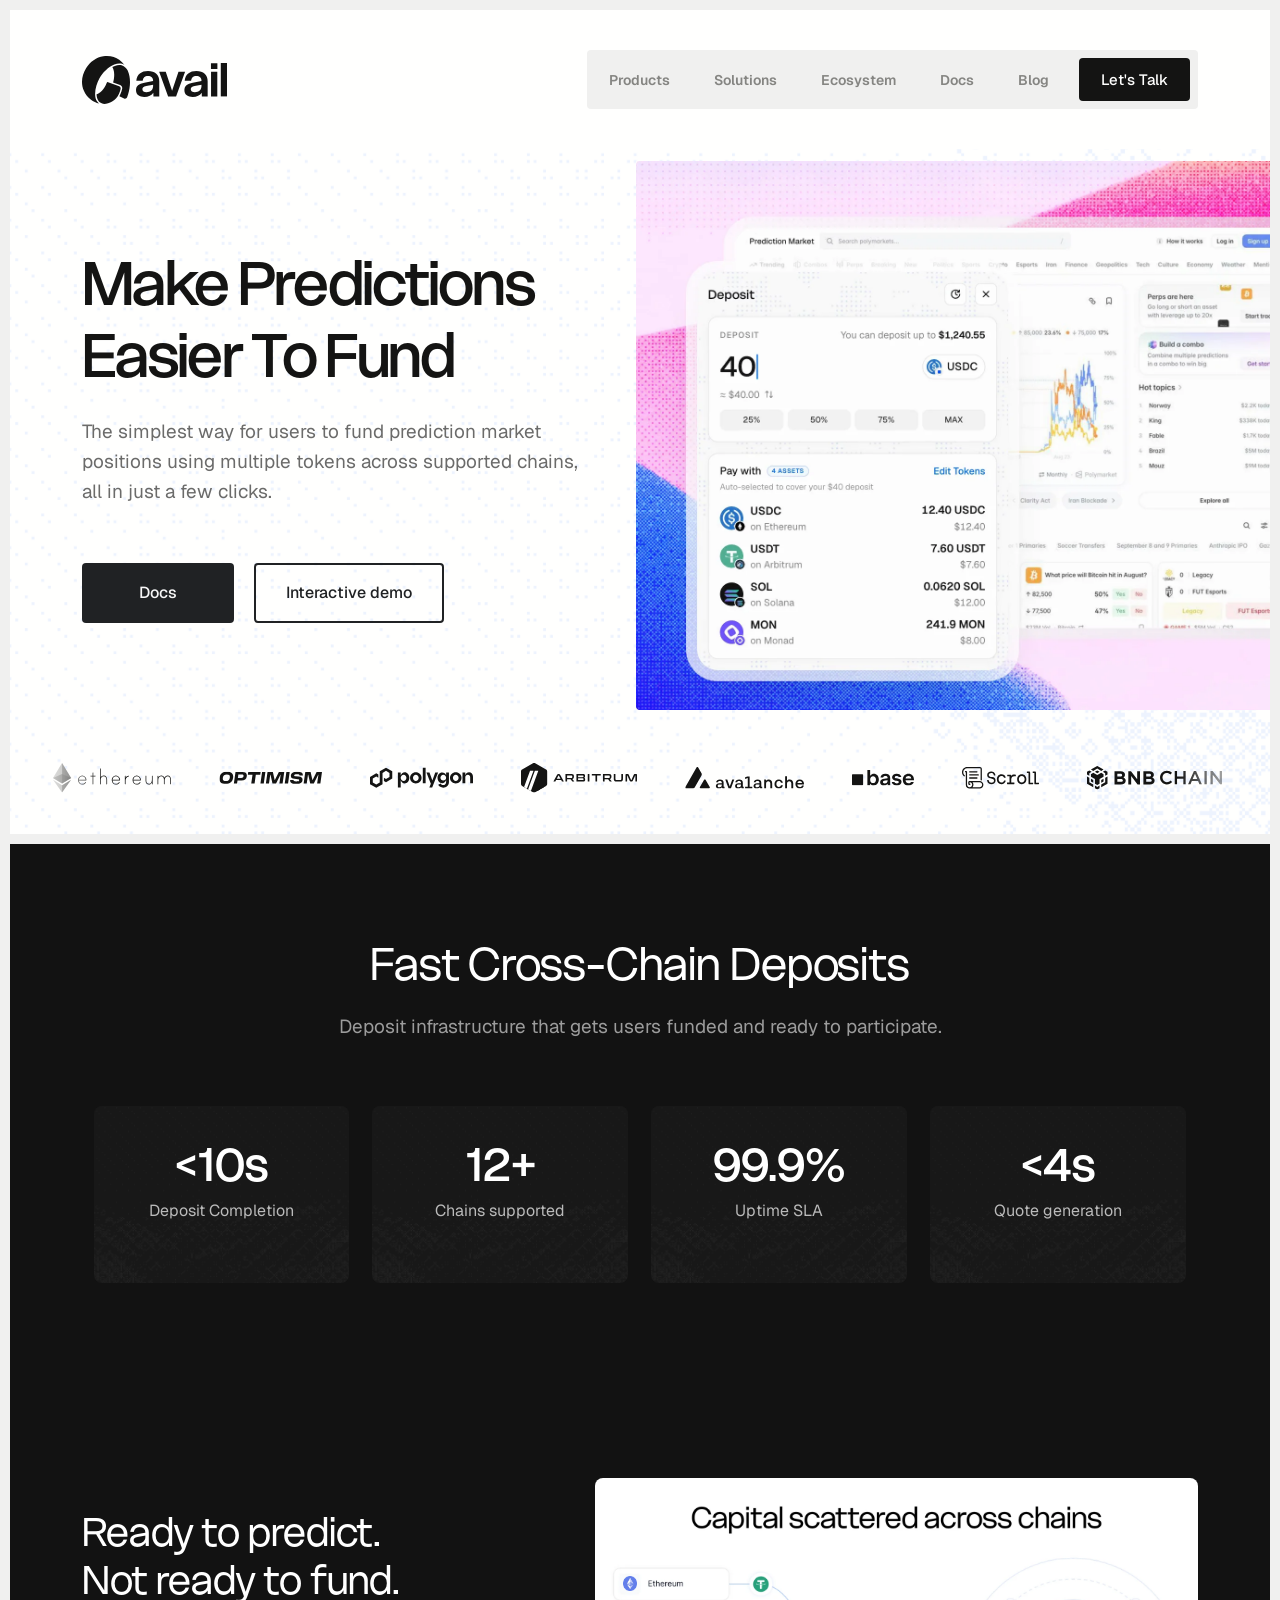
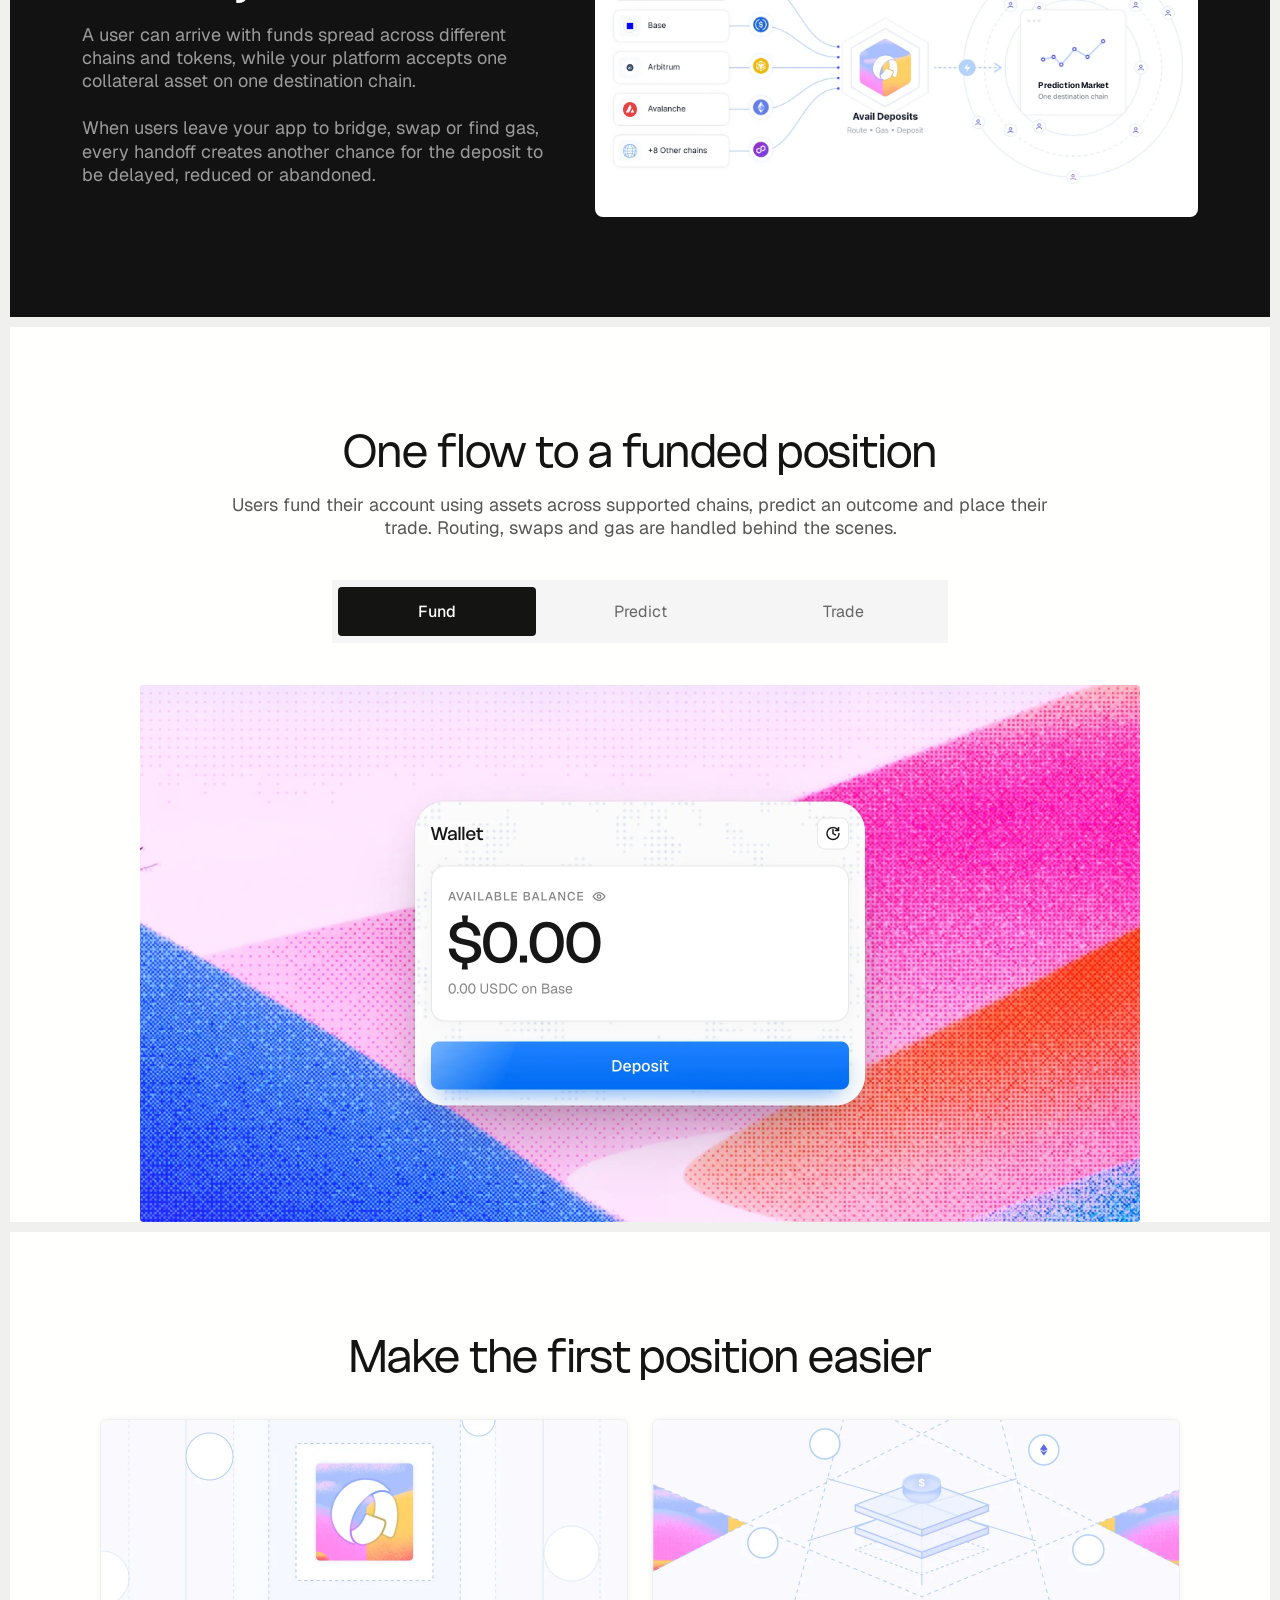
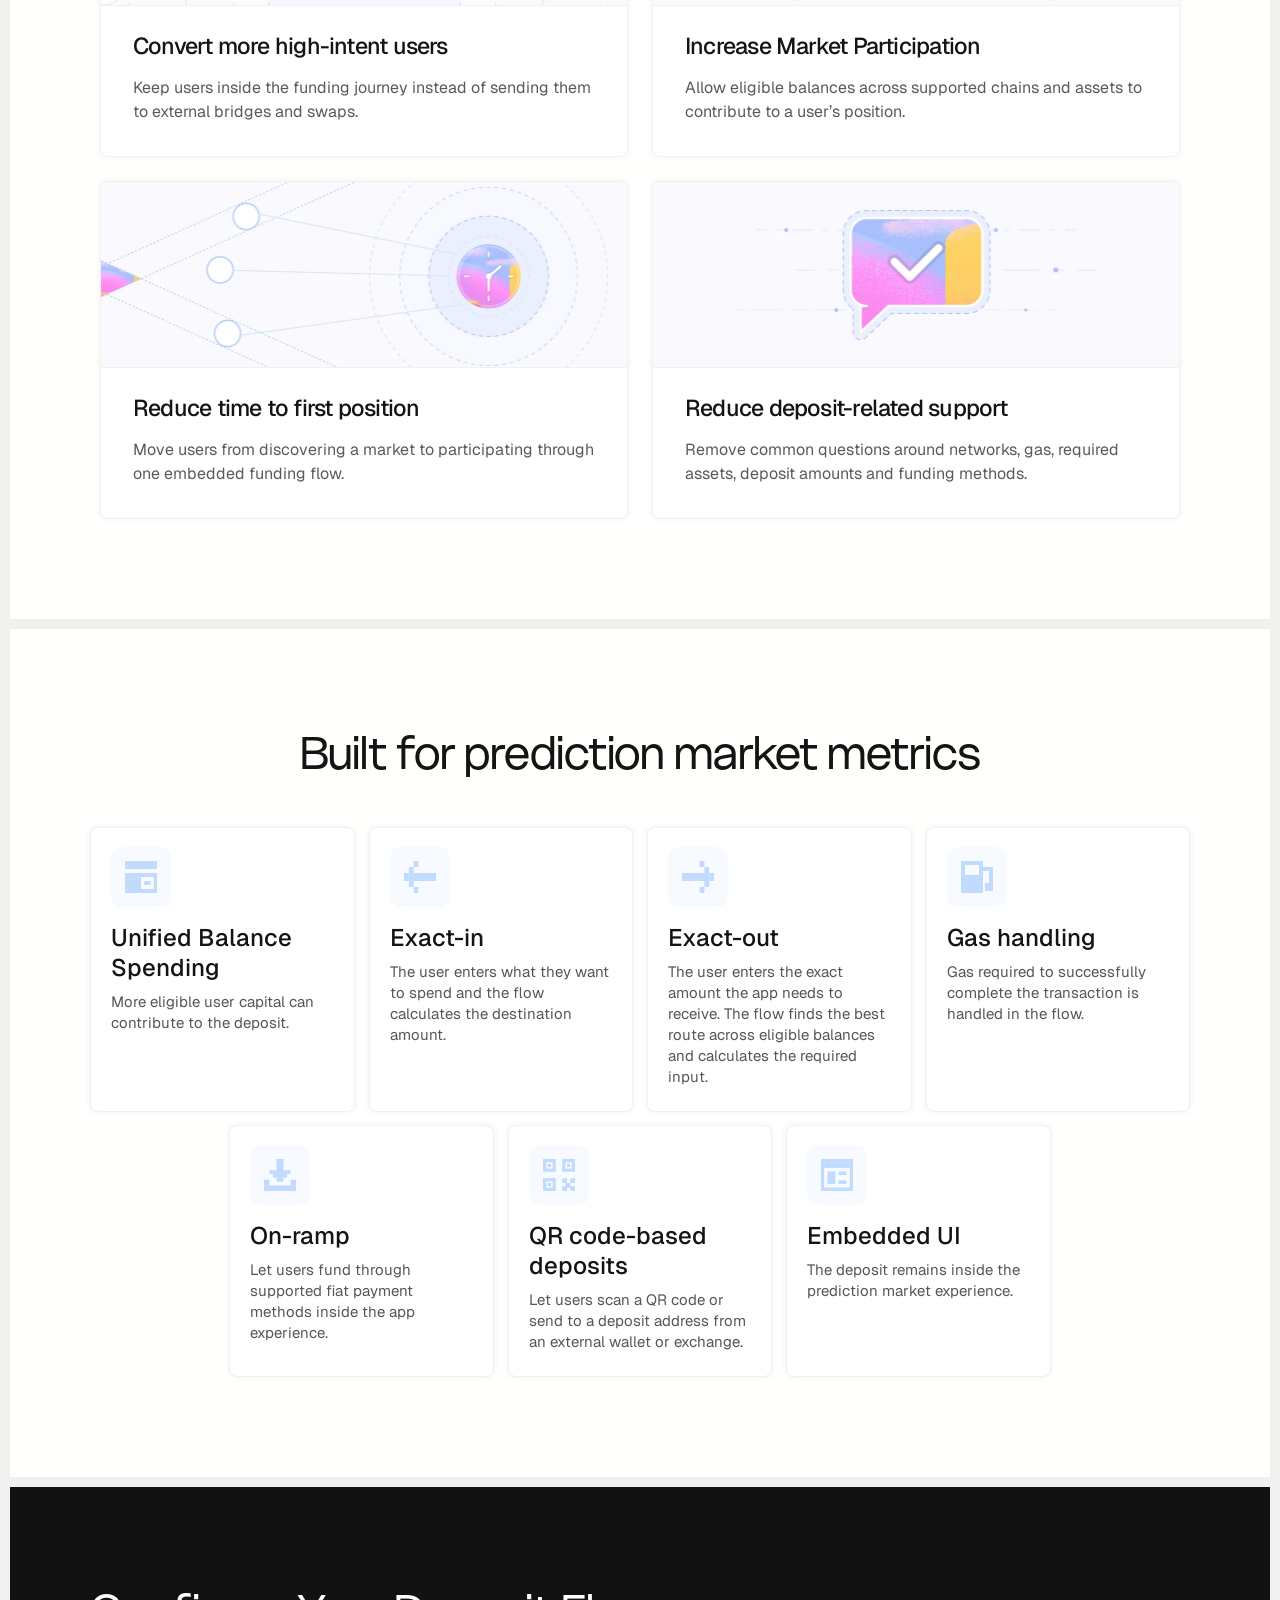
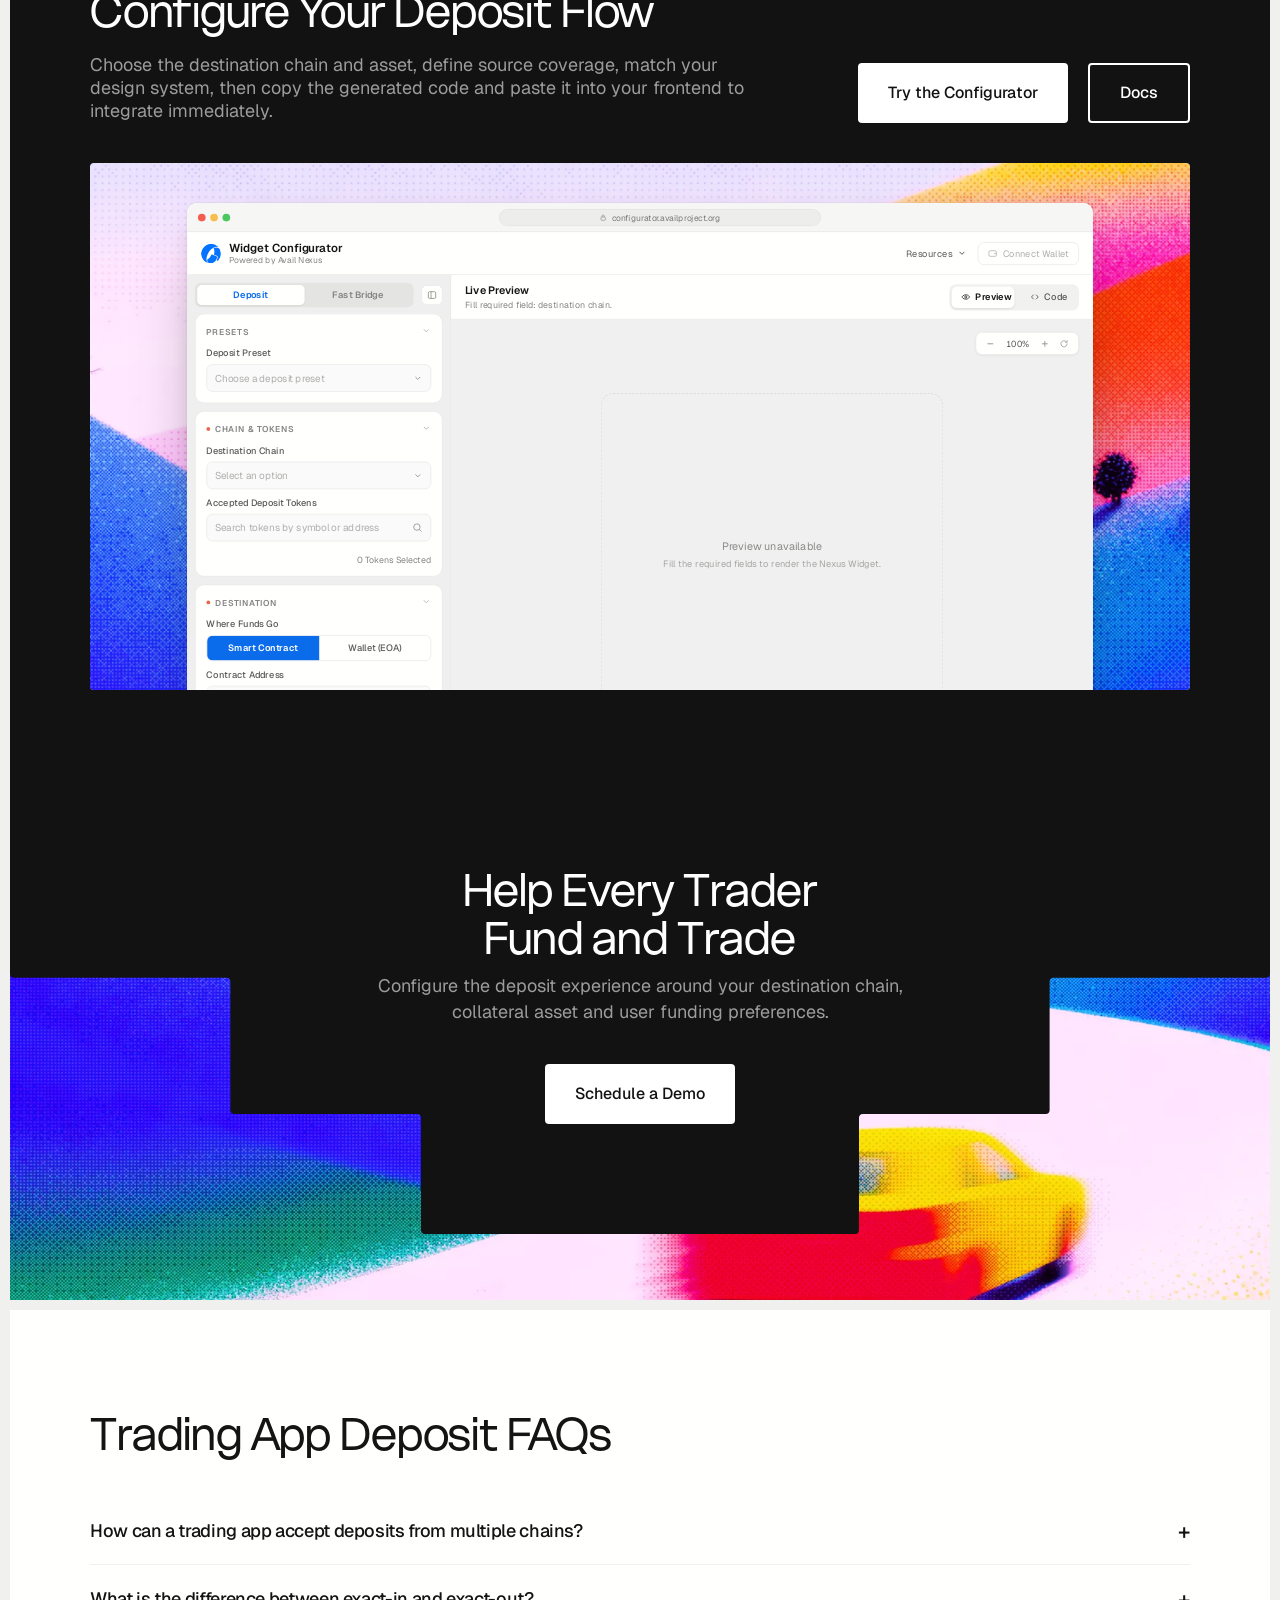
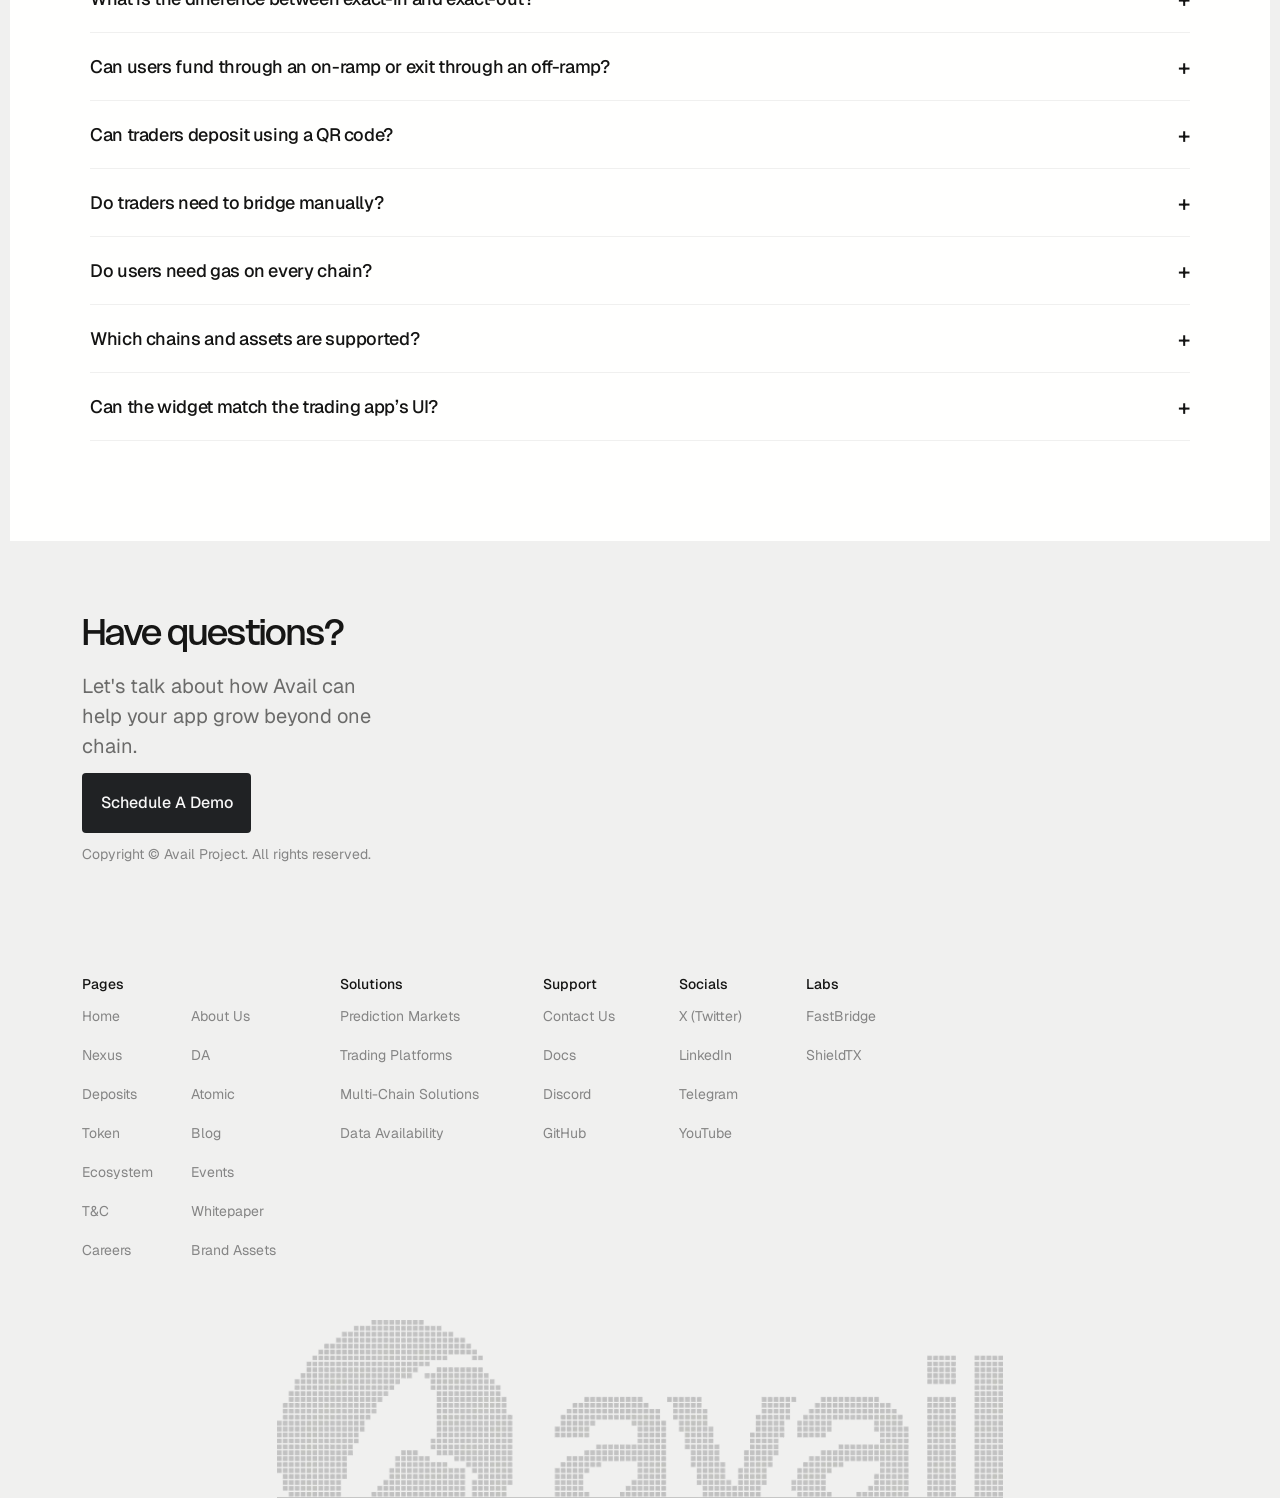
<file: prediction-markets/index.html>
<!doctype html>
<html lang="en">
<head>
<meta charset="utf-8">
<meta name="viewport" content="width=device-width, initial-scale=1">
<title>Avail Prediction Markets | Cross-Chain Deposit Infrastructure</title>
<meta name="description" content="The simplest way for users to fund prediction market positions using multiple tokens across supported chains, all in just a few clicks.">
<link rel="icon" href="../assets/avail-mark.svg">
<link rel="preload" as="image" href="../assets/hero-bg.webp" fetchpriority="high">
<link rel="preload" as="image" href="../assets/position/hero-poster.webp?v=1789458089" fetchpriority="high">
<link rel="preconnect" href="https://fonts.googleapis.com">
<link rel="preconnect" href="https://fonts.gstatic.com" crossorigin>
<link href="https://fonts.googleapis.com/css2?family=Geist:wght@400;500;600&display=swap" rel="stylesheet">
  <link rel="stylesheet" href="../css/site.css?v=24">
  <link rel="stylesheet" href="../css/flow.css?v=24">
  <link rel="stylesheet" href="../css/page.css?v=24">
  <link rel="stylesheet" href="../css/prediction.css?v=24">
</head>
<body class="page-position">
<section class="landing" aria-label="Hero">
  <!-- The site's hero backdrop is carried so this markup stays interchangeable
       with the other pages, and is stood down in CSS: this page brings its own
       hero plate, and .landing__bg would sit over the whole landing. -->
  <div class="landing__bg" aria-hidden="true">
    <div class="landing__bg-spacer"></div>
    <div class="landing__bg-base"></div>
    <div class="landing__bg-pixels"><div class="landing__bg-pixel-grid"></div></div>
  </div>

  <div class="landing__container site-container">
    <div class="nav-header">
      <a class="nav-logo" href="https://www.availproject.org/" aria-label="Avail home">
        <img class="nav-logo__mark" src="../assets/avail-mark.svg" alt="" width="48" height="48">
        <img class="nav-logo__wordmark" src="../assets/avail-wordmark.svg" alt="Avail" width="91" height="34">
      </a>

      <button class="nav-menu" id="navMenu" type="button"
              aria-expanded="false" aria-controls="mobileMenu" aria-label="Open menu">
        <span class="nav-menu__icon" aria-hidden="true"></span>
        <span class="nav-menu__label">Menu</span>
      </button>

      <div class="nav-pill">
        <nav class="nav-links" id="primaryNav" aria-label="Primary">
          <div class="nav-dropdown">
            <button class="nav-links__trigger" type="button" id="trigger-products"
                    aria-haspopup="true" aria-expanded="false" aria-controls="menu-products">Products</button>
            <div class="nav-dropdown__menu nav-dropdown__menu--products" id="menu-products" role="menu" aria-labelledby="trigger-products">
              <div class="nav-dropdown__section">
                <p class="nav-dropdown__heading">For Builders</p>
                <a class="nav-dropdown__link" role="menuitem" href="https://www.availproject.org/deposits">Deposits</a>
                <a class="nav-dropdown__link" role="menuitem" href="https://www.availproject.org/nexus">Nexus</a>
                <a class="nav-dropdown__link" role="menuitem" href="https://www.availproject.org/da">DA</a>
                <a class="nav-dropdown__link" role="menuitem" href="https://www.availproject.org/atomic">Atomic</a>
              </div>
              <div class="nav-dropdown__section">
                <p class="nav-dropdown__heading">For Users</p>
                <a class="nav-dropdown__link" role="menuitem" href="https://fastbridge.availproject.org/" target="_blank" rel="noopener noreferrer">FastBridge</a>
                <a class="nav-dropdown__link" role="menuitem" href="https://www.shieldtx.xyz/" target="_blank" rel="noopener noreferrer">ShieldTX</a>
              </div>
            </div>
          </div>

          <div class="nav-dropdown">
            <button class="nav-links__trigger" type="button" id="trigger-solutions"
                    aria-haspopup="true" aria-expanded="false" aria-controls="menu-solutions">Solutions</button>
            <div class="nav-dropdown__menu" id="menu-solutions" role="menu" aria-labelledby="trigger-solutions">
              <div class="nav-dropdown__section">
                <p class="nav-dropdown__heading">App Developers</p>
                <a class="nav-dropdown__link" role="menuitem" href="https://www.availproject.org/prediction-markets">Prediction Markets</a>
                <a class="nav-dropdown__link" role="menuitem" href="https://www.availproject.org/trading">Trading Platforms</a>
                <a class="nav-dropdown__link" role="menuitem" href="https://www.availproject.org/nexus">Multi-Chain Solutions</a>
              </div>
              <div class="nav-dropdown__section">
                <p class="nav-dropdown__heading">Blockchain Developers</p>
                <a class="nav-dropdown__link" role="menuitem" href="https://www.availproject.org/da">Data Availability</a>
              </div>
            </div>
          </div>

          <a class="nav-links__item" href="https://www.availproject.org/ecosystem">Ecosystem</a>
          <a class="nav-links__item" href="https://docs.availproject.org/" target="_blank" rel="noopener noreferrer">Docs</a>
          <a class="nav-links__item" href="https://blog.availproject.org/" target="_blank" rel="noopener noreferrer">Blog</a>
        </nav>
        <a class="btn btn-primary nav-header__cta" href="https://calendly.com/d/cwfp-t3y-gt2/avail-discovery-call" target="_blank" rel="noopener noreferrer">Let's Talk</a>
      </div>
    </div>

    <div class="mobile-menu-overlay" id="mobileMenuOverlay" hidden></div>
    <div class="mobile-menu" id="mobileMenu" hidden>
      <nav class="mobile-menu__nav" aria-label="Mobile">
        <details class="mobile-menu__details">
          <summary class="mobile-menu__link">Products</summary>
          <div class="mobile-menu__sub">
            <p class="mobile-menu__heading">For Builders</p>
            <a class="mobile-menu__sublink" href="https://www.availproject.org/deposits">Deposits</a>
            <a class="mobile-menu__sublink" href="https://www.availproject.org/nexus">Nexus</a>
            <a class="mobile-menu__sublink" href="https://www.availproject.org/da">DA</a>
            <a class="mobile-menu__sublink" href="https://www.availproject.org/atomic">Atomic</a>
            <p class="mobile-menu__heading">For Users</p>
            <a class="mobile-menu__sublink" href="https://fastbridge.availproject.org/" target="_blank" rel="noopener noreferrer">FastBridge</a>
            <a class="mobile-menu__sublink" href="https://www.shieldtx.xyz/" target="_blank" rel="noopener noreferrer">ShieldTX</a>
          </div>
        </details>
        <details class="mobile-menu__details">
          <summary class="mobile-menu__link">Solutions</summary>
          <div class="mobile-menu__sub">
            <p class="mobile-menu__heading">App Developers</p>
            <a class="mobile-menu__sublink" href="https://www.availproject.org/prediction-markets">Prediction Markets</a>
            <a class="mobile-menu__sublink" href="https://www.availproject.org/trading">Trading Platforms</a>
            <a class="mobile-menu__sublink" href="https://www.availproject.org/nexus">Multi-Chain Solutions</a>
            <p class="mobile-menu__heading">Blockchain Developers</p>
            <a class="mobile-menu__sublink" href="https://www.availproject.org/da">Data Availability</a>
          </div>
        </details>
        <a class="mobile-menu__link" href="https://www.availproject.org/ecosystem">Ecosystem</a>
        <a class="mobile-menu__link" href="https://docs.availproject.org/" target="_blank" rel="noopener noreferrer">Docs</a>
        <a class="mobile-menu__link" href="https://blog.availproject.org/" target="_blank" rel="noopener noreferrer">Blog</a>
        <a class="btn btn-primary mobile-menu__cta" href="https://calendly.com/d/cwfp-t3y-gt2/avail-discovery-call" target="_blank" rel="noopener noreferrer">Let's Talk</a>
      </nav>
    </div>
  </div>

  <header class="deposit-hero">
  <div class="deposit-hero__inner">
    <div class="deposit-hero__copy">
      <h1 class="deposit-hero__title">Make predictions easier to fund</h1>
      <p class="deposit-hero__lede">The simplest way for users to fund prediction market positions using multiple tokens across supported chains, all in just a few clicks.</p>
      <div class="deposit-hero__actions">
        <a class="btn btn-primary" href="https://docs.availproject.org/" target="_blank" rel="noopener noreferrer">Docs</a>
        <a class="btn btn-secondary" href="https://widgets.availproject.org/docs/components/deposit" target="_blank" rel="noopener noreferrer">Interactive demo</a>
      </div>
    </div>

    <div class="deposit-hero__visual">
      <!-- The hero is a film, not a still: the widget is real DOM recorded from
           flow/hero.html, so the amount and the funding mix are live content
           rather than baked pixels. It loops seamlessly — the last frame is the
           first. The poster is a resolved frame, not frame 0, so the card reads
           as funded before a byte of video arrives. -->
      <video class="deposit-hero__film" width="1370" height="1186"
             poster="../assets/position/hero-poster.webp?v=1789458089"
             autoplay muted loop playsinline preload="auto"
             aria-label="A prediction market app with the Deposit modal open. 20 USDC is typed and the flow resolves two stablecoins to cover it, then 40 USDC pulls in a native token and a longtail token alongside them.">
        <!-- 700px matches the width the flow clips switch renditions at.
             First match wins, so the -sm source has to come first. -->
        <source media="(max-width: 700px)" src="../assets/position/hero-sm.mp4?v=1789537674" type="video/mp4">
        <source src="../assets/position/hero.mp4?v=1789537673" type="video/mp4">
      </video>
    </div>
  </div>

  <div class="trust">
    <div class="trust__marquee">
      <div class="trust__row">
        <span class="trust__item"><img src="../assets/chain-ethereum.svg" alt="Ethereum" width="141" height="38" decoding="async"></span>
        <span class="trust__item"><img src="../assets/chain-optimism.svg" alt="Optimism" width="122" height="38" decoding="async"></span>
        <span class="trust__item"><img src="../assets/chain-polygon.svg" alt="Polygon" width="122" height="38" decoding="async"></span>
        <span class="trust__item"><img src="../assets/chain-arbitrum.svg" alt="Arbitrum" width="138" height="38" decoding="async"></span>
        <span class="trust__item"><img src="../assets/chain-avalanche.svg" alt="Avalanche" width="142" height="38" decoding="async"></span>
        <span class="trust__item"><img src="../assets/chain-base.svg" alt="Base" width="73" height="38" decoding="async"></span>
        <span class="trust__item"><img src="../assets/chain-scroll.svg" alt="Scroll" width="92" height="38" decoding="async"></span>
        <span class="trust__item"><img src="../assets/chain-bnb-chain.svg" alt="BNB Chain" width="160" height="38" decoding="async"></span>
        <span class="trust__item"><img src="../assets/chain-hyperevm.svg" alt="HyperEVM" width="135" height="38" decoding="async"></span>
        <!-- second pass: the track loops on translateX(-50%), so it holds two identical halves -->
        <span class="trust__item" aria-hidden="true"><img src="../assets/chain-ethereum.svg" alt="" width="141" height="38" decoding="async"></span>
        <span class="trust__item" aria-hidden="true"><img src="../assets/chain-optimism.svg" alt="" width="122" height="38" decoding="async"></span>
        <span class="trust__item" aria-hidden="true"><img src="../assets/chain-polygon.svg" alt="" width="122" height="38" decoding="async"></span>
        <span class="trust__item" aria-hidden="true"><img src="../assets/chain-arbitrum.svg" alt="" width="138" height="38" decoding="async"></span>
        <span class="trust__item" aria-hidden="true"><img src="../assets/chain-avalanche.svg" alt="" width="142" height="38" decoding="async"></span>
        <span class="trust__item" aria-hidden="true"><img src="../assets/chain-base.svg" alt="" width="73" height="38" decoding="async"></span>
        <span class="trust__item" aria-hidden="true"><img src="../assets/chain-scroll.svg" alt="" width="92" height="38" decoding="async"></span>
        <span class="trust__item" aria-hidden="true"><img src="../assets/chain-bnb-chain.svg" alt="" width="160" height="38" decoding="async"></span>
        <span class="trust__item" aria-hidden="true"><img src="../assets/chain-hyperevm.svg" alt="" width="135" height="38" decoding="async"></span>
      </div>
    </div>
  </div>
  </header>
</section>

<div class="section-gap" aria-hidden="true"></div>

<div class="lower-sections">

<!-- ================= Fast Cross-Chain Deposits ================= -->
<section class="deposit-stats">
  <div class="container">
    <div class="deposit-stats__head">
      <h2 class="h2 h2--light">Fast Cross-Chain Deposits</h2>
      <p class="deposit-stats__lede">Deposit infrastructure that gets users funded and ready to participate.</p>
    </div>

    <div class="deposit-stats__grid">
      <div class="deposit-stat"><div class="deposit-stat__value">&lt;10s</div><div class="deposit-stat__label">Deposit Completion</div></div>
      <div class="deposit-stat"><div class="deposit-stat__value">12+</div><div class="deposit-stat__label">Chains supported</div></div>
      <div class="deposit-stat"><div class="deposit-stat__value">99.9%</div><div class="deposit-stat__label">Uptime SLA</div></div>
      <div class="deposit-stat"><div class="deposit-stat__value">&lt;4s</div><div class="deposit-stat__label">Quote generation</div></div>
    </div>
  </div>

  <div class="deposit-ready">
    <div>
      <h2 class="deposit-ready__title">Ready to predict.<br>Not ready to fund.</h2>
      <div class="deposit-ready__body">
        <p>A user can arrive with funds spread across different chains and tokens, while your platform accepts one collateral asset on one destination chain.</p>
        <p>When users leave your app to bridge, swap or find gas, every handoff creates another chance for the deposit to be delayed, reduced or abandoned.</p>
      </div>
    </div>
    <div class="diagram">
      <img class="diagram__base" src="../assets/diagram-card.webp" loading="lazy" decoding="async" alt="Capital scattered across chains — Ethereum, Base, Arbitrum, Avalanche and 8 other chains routing through Avail Deposits into a prediction market on one destination chain">
      <img class="diagram__pin" data-row="1" src="../assets/dg-icon-1.webp" loading="lazy" decoding="async" alt="">
      <img class="diagram__pin" data-row="2" src="../assets/dg-icon-2.webp" loading="lazy" decoding="async" alt="">
      <img class="diagram__pin" data-row="3" src="../assets/dg-icon-3.webp" loading="lazy" decoding="async" alt="">
      <img class="diagram__pin" data-row="4" src="../assets/dg-icon-4.webp" loading="lazy" decoding="async" alt="">
      <!-- masks "Trading app", which is baked into the artwork -->
      <span class="diagram__label" aria-hidden="true">Prediction Market</span>
    </div>
  </div>
</section>

<!-- ============== One Flow to a Funded Position ============== -->
<div class="section-gap" aria-hidden="true"></div>

<section class="flow">
  <div class="container">
    <h2 class="h2 section__title">One flow to a funded position</h2>
    <p class="flow__lede">Users fund their account using assets across supported chains, predict an outcome and place their trade. Routing, swaps and gas are handled behind the scenes.</p>

    <div class="tabs" role="tablist" aria-label="Funded position steps">
      <button class="tab" role="tab" id="tab-fund"    data-seg="fund"    data-label="Fund"    aria-controls="clip-fund"    aria-selected="true">Fund</button>
      <button class="tab" role="tab" id="tab-predict" data-seg="predict" data-label="Predict" aria-controls="clip-predict" aria-selected="false">Predict</button>
      <button class="tab" role="tab" id="tab-trade"   data-seg="trade"   data-label="Trade"   aria-controls="clip-trade"   aria-selected="false">Trade</button>
    </div>
  </div>

  <!-- One continuous run from an empty wallet to a cast bet, cut into the
       three parts the tabs describe. -->
  <div class="flow__panel">
    <video class="flow__video is-on" id="clip-fund" data-seg="fund"
           role="tabpanel" aria-labelledby="tab-fund"
           aria-label="An empty ctUSD wallet on Citrea funded in one deposit, drawing on balances across supported chains"
           data-src="../assets/position/fund.mp4?v=1789537592" data-src-sm="../assets/position/fund-sm.mp4?v=1789537594" data-poster="../assets/position/fund.webp?v=1789537594"
           muted playsinline preload="none"></video>

    <video class="flow__video" id="clip-predict" data-seg="predict"
           role="tabpanel" aria-labelledby="tab-predict" aria-hidden="true"
           aria-label="Picking an outcome on the Citrea Markets question — will BTC close above $120,000 in 2026 — and sizing the position"
           data-src="../assets/position/predict.mp4?v=1789537607" data-src-sm="../assets/position/predict-sm.mp4?v=1789537608" data-poster="../assets/position/predict.webp?v=1789537609"
           muted playsinline preload="none"></video>

    <video class="flow__video" id="clip-trade" data-seg="trade"
           role="tabpanel" aria-labelledby="tab-trade" aria-hidden="true"
           aria-label="Casting the bet — 20.00 ctUSD for 24.09 shares at 83 cents, to win $23.26"
           data-src="../assets/position/trade.mp4?v=1789537622" data-src-sm="../assets/position/trade-sm.mp4?v=1789537623" data-poster="../assets/position/trade.webp?v=1789537623"
           muted playsinline preload="none"></video>
  </div>
</section>

<!-- ============== Get Traders to Their First Trade ============== -->
<div class="section-gap" aria-hidden="true"></div>

<section class="section-light">
  <div class="container">
    <h2 class="h2 section__title">Make the first position easier</h2>

    <div class="feature-grid">
      <article class="fcard">
        <div class="fcard__art"><img src="../assets/illo-convert.webp" alt="" loading="lazy"></div>
        <div class="fcard__body">
          <h3 class="fcard__title">Convert more high-intent users</h3>
          <p class="fcard__text">Keep users inside the funding journey instead of sending them to external bridges and swaps.</p>
        </div>
      </article>

      <article class="fcard">
        <div class="fcard__art"><img src="../assets/illo-capital.webp" alt="" loading="lazy"></div>
        <div class="fcard__body">
          <h3 class="fcard__title">Increase Market Participation</h3>
          <p class="fcard__text">Allow eligible balances across supported chains and assets to contribute to a user’s position.</p>
        </div>
      </article>

      <article class="fcard">
        <div class="fcard__art"><img src="../assets/illo-time.webp" alt="" loading="lazy"></div>
        <div class="fcard__body">
          <h3 class="fcard__title">Reduce time to first position</h3>
          <p class="fcard__text">Move users from discovering a market to participating through one embedded funding flow.</p>
        </div>
      </article>

      <article class="fcard">
        <div class="fcard__art"><img src="../assets/illo-support.webp" alt="" loading="lazy"></div>
        <div class="fcard__body">
          <h3 class="fcard__title">Reduce deposit-related support</h3>
          <p class="fcard__text">Remove common questions around networks, gas, required assets, deposit amounts and funding methods.</p>
        </div>
      </article>
    </div>
  </div>
</section>

<!-- ================== Built for Trading Metrics ================== -->
<div class="section-gap" aria-hidden="true"></div>

<section class="metrics">
  <div class="container">
    <h2 class="h2 section__title">Built for prediction market metrics</h2>

    <div class="metrics__grid">
      <article class="mcard">
        <div class="mcard__icon"><img src="../assets/ic-wallet.svg" alt="" loading="lazy"></div>
        <h3 class="mcard__title">Unified Balance Spending</h3>
        <p class="mcard__text">More eligible user capital can contribute to the deposit.</p>
      </article>
      <article class="mcard">
        <div class="mcard__icon"><img src="../assets/ic-exact-in.svg" alt="" loading="lazy"></div>
        <h3 class="mcard__title">Exact-in</h3>
        <p class="mcard__text">The user enters what they want to spend and the flow calculates the destination amount.</p>
      </article>
      <article class="mcard">
        <div class="mcard__icon"><img src="../assets/ic-exact-out.svg" data-flip alt="" loading="lazy"></div>
        <h3 class="mcard__title">Exact-out</h3>
        <p class="mcard__text">The user enters the exact amount the app needs to receive. The flow finds the best route across eligible balances and calculates the required input.</p>
      </article>
      <article class="mcard">
        <div class="mcard__icon"><img src="../assets/ic-gas.svg" alt="" loading="lazy"></div>
        <h3 class="mcard__title">Gas handling</h3>
        <p class="mcard__text">Gas required to successfully complete the transaction is handled in the flow.</p>
      </article>
      <article class="mcard">
        <div class="mcard__icon"><img src="../assets/ic-onramp.svg" alt="" loading="lazy"></div>
        <h3 class="mcard__title">On-ramp</h3>
        <p class="mcard__text">Let users fund through supported fiat payment methods inside the app experience.</p>
      </article>
      <article class="mcard">
        <div class="mcard__icon"><img src="../assets/ic-qr.svg" alt="" loading="lazy"></div>
        <h3 class="mcard__title">QR code-based deposits</h3>
        <p class="mcard__text">Let users scan a QR code or send to a deposit address from an external wallet or exchange.</p>
      </article>
      <article class="mcard">
        <div class="mcard__icon"><img src="../assets/ic-embedded.svg" alt="" loading="lazy"></div>
        <h3 class="mcard__title">Embedded UI</h3>
        <p class="mcard__text">The deposit remains inside the prediction market experience.</p>
      </article>
    </div>
  </div>
</section>

<!-- ============== Configure Your Deposit Flow + CTA ============== -->
<div class="section-gap" aria-hidden="true"></div>

<section class="configure">
  <div class="configure__head">
    <div class="configure__copy">
      <h2 class="h2 h2--light">Configure Your Deposit Flow</h2>
      <p class="configure__lede">Choose the destination chain and asset, define source coverage, match your design system, then copy the generated code and paste it into your frontend to integrate immediately.</p>
    </div>
    <div class="configure__actions">
      <a class="btn btn-light" href="https://configurator.availproject.org/" target="_blank" rel="noopener noreferrer">Try the Configurator</a>
      <a class="btn btn-ghost" href="https://docs.availproject.org/" target="_blank" rel="noopener noreferrer">Docs</a>
    </div>
  </div>

  <div class="configure__panel">
    <!-- the Widget Configurator prototype itself, on the artboard's own gradient -->
    <div class="configurator" id="configurator">
      <iframe class="configurator__frame" id="configuratorFrame"
              title="Widget Configurator walkthrough — presets, chain and tokens, destination, amount rules, theming and the embed code"
              data-src="../flow/configurator.html?hold=1&amp;bg=position-config-bg.webp&amp;app=prediction&amp;v=1789537568"
              loading="lazy" tabindex="-1" scrolling="no"></iframe>
    </div>
  </div>

  <div class="cta">
    <img class="cta__bg" src="../assets/position-cta-gradient.webp" alt="" loading="lazy">
    <img class="cta__mask" src="../assets/cta-union.svg" alt="" loading="lazy" decoding="async">
    <div class="cta__inner">
      <div>
        <h2 class="cta__title">Help Every Trader<br>Fund and Trade</h2>
        <p class="cta__text">Configure the deposit experience around your destination chain, collateral asset and user funding preferences.</p>
      </div>
      <div class="cta__actions">
        <a class="btn btn-light" href="https://calendly.com/d/cwfp-t3y-gt2/avail-discovery-call" target="_blank" rel="noopener noreferrer">Schedule a Demo</a>
      </div>
    </div>
  </div>
</section>

<!-- ========================= FAQs ========================= -->
<div class="section-gap" aria-hidden="true"></div>

<section class="faq">
  <div class="container">
    <h2 class="h2 section__title section__title--left">Trading App Deposit FAQs</h2>

    <div class="faq__list" id="faqList">
      <div class="faq__item" data-open="false">
        <button class="faq__q" aria-expanded="false">How can a trading app accept deposits from multiple chains?<span class="faq__icon" aria-hidden="true">+</span></button>
        <div class="faq__a"><div><p>Add an embedded cross-chain deposit flow that accepts eligible assets from supported source chains and delivers the required collateral into the destination app. Routing, bridging and swaps happen inside the funding journey.</p></div></div>
      </div>
      <div class="faq__item" data-open="false">
        <button class="faq__q" aria-expanded="false">What is the difference between exact-in and exact-out?<span class="faq__icon" aria-hidden="true">+</span></button>
        <div class="faq__a"><div><p>Exact-in starts with the amount the trader wants to spend and calculates the destination output. Exact-out starts with the exact amount the app needs to receive, then finds the best route across eligible balances and calculates the required input.</p></div></div>
      </div>
      <div class="faq__item" data-open="false">
        <button class="faq__q" aria-expanded="false">Can users fund through an on-ramp or exit through an off-ramp?<span class="faq__icon" aria-hidden="true">+</span></button>
        <div class="faq__a"><div><p>The experience can surface supported fiat on-ramp and off-ramp routes alongside crypto deposits, subject to provider, asset and regional coverage.</p></div></div>
      </div>
      <div class="faq__item" data-open="false">
        <button class="faq__q" aria-expanded="false">Can traders deposit using a QR code?<span class="faq__icon" aria-hidden="true">+</span></button>
        <div class="faq__a"><div><p>QR code-based deposits let a trader send funds from a supported external wallet or exchange to a deposit address, after which the flow routes the funds into the required destination asset.</p></div></div>
      </div>
      <div class="faq__item" data-open="false">
        <button class="faq__q" aria-expanded="false">Do traders need to bridge manually?<span class="faq__icon" aria-hidden="true">+</span></button>
        <div class="faq__a"><div><p>No. The user stays inside the app while the required cross-chain routing is handled within the deposit flow.</p></div></div>
      </div>
      <div class="faq__item" data-open="false">
        <button class="faq__q" aria-expanded="false">Do users need gas on every chain?<span class="faq__icon" aria-hidden="true">+</span></button>
        <div class="faq__a"><div><p>Gas required to successfully complete the transaction is handled in the flow, so users do not need to separately acquire the required native gas tokens for each step.</p></div></div>
      </div>
      <div class="faq__item" data-open="false">
        <button class="faq__q" aria-expanded="false">Which chains and assets are supported?<span class="faq__icon" aria-hidden="true">+</span></button>
        <div class="faq__a"><div><p>Coverage changes as the network expands. Link users to the live supported chains and tokens documentation for the current list.</p></div></div>
      </div>
      <div class="faq__item" data-open="false">
        <button class="faq__q" aria-expanded="false">Can the widget match the trading app’s UI?<span class="faq__icon" aria-hidden="true">+</span></button>
        <div class="faq__a"><div><p>Yes. Teams can configure supported chains and tokens and adapt the widget interface to fit the application experience.</p></div></div>
      </div>
    </div>
  </div>
</section>

</div><!-- /.lower-sections -->

<footer class="site-footer">
  <div class="site-footer__top">
    <div class="site-footer__cta">
      <h2 class="site-footer__headline">Have questions?</h2>
      <p class="site-footer__subcopy">Let's talk about how Avail can help your app grow beyond one chain.</p>
      <a class="btn btn-primary site-footer__btn" href="https://calendly.com/d/cwfp-t3y-gt2/avail-discovery-call" target="_blank" rel="noopener noreferrer">Schedule A Demo</a>
      <p class="site-footer__copyright">Copyright &copy; Avail Project. All rights reserved.</p>
    </div>

    <nav class="site-footer__nav" aria-label="Footer">
      <div class="site-footer__nav-group site-footer__nav-group--pages">
        <h3 class="site-footer__nav-heading">Pages</h3>
        <ul class="site-footer__nav-list site-footer__nav-list--pages">
          <li><a class="site-footer__nav-link" href="https://www.availproject.org/">Home</a></li>
          <li><a class="site-footer__nav-link" href="https://www.availproject.org/about">About Us</a></li>
          <li><a class="site-footer__nav-link" href="https://www.availproject.org/nexus">Nexus</a></li>
          <li><a class="site-footer__nav-link" href="https://www.availproject.org/da">DA</a></li>
          <li><a class="site-footer__nav-link" href="https://www.availproject.org/deposits">Deposits</a></li>
          <li><a class="site-footer__nav-link" href="https://www.availproject.org/atomic">Atomic</a></li>
          <li><a class="site-footer__nav-link" href="https://www.availproject.org/token">Token</a></li>
          <li><a class="site-footer__nav-link" href="https://blog.availproject.org/" target="_blank" rel="noopener noreferrer">Blog</a></li>
          <li><a class="site-footer__nav-link" href="https://www.availproject.org/ecosystem">Ecosystem</a></li>
          <li><a class="site-footer__nav-link" href="https://www.availproject.org/events">Events</a></li>
          <li><a class="site-footer__nav-link" href="https://www.availproject.org/terms">T&amp;C</a></li>
          <li><a class="site-footer__nav-link" href="https://www.availproject.org/whitepaper">Whitepaper</a></li>
          <li><a class="site-footer__nav-link" href="https://avail.keka.com/careers" target="_blank" rel="noopener noreferrer">Careers</a></li>
          <li><a class="site-footer__nav-link" href="https://www.availproject.org/brand">Brand Assets</a></li>
        </ul>
      </div>

      <div class="site-footer__nav-group">
        <h3 class="site-footer__nav-heading">Solutions</h3>
        <ul class="site-footer__nav-list">
          <li><a class="site-footer__nav-link" href="https://www.availproject.org/prediction-markets">Prediction Markets</a></li>
          <li><a class="site-footer__nav-link" href="https://www.availproject.org/trading">Trading Platforms</a></li>
          <li><a class="site-footer__nav-link" href="https://www.availproject.org/nexus">Multi-Chain Solutions</a></li>
          <li><a class="site-footer__nav-link" href="https://www.availproject.org/da">Data Availability</a></li>
        </ul>
      </div>

      <div class="site-footer__nav-group">
        <h3 class="site-footer__nav-heading">Support</h3>
        <ul class="site-footer__nav-list">
          <li><a class="site-footer__nav-link" href="https://www.availproject.org/contact">Contact Us</a></li>
          <li><a class="site-footer__nav-link" href="https://docs.availproject.org/" target="_blank" rel="noopener noreferrer">Docs</a></li>
          <li><a class="site-footer__nav-link" href="https://discord.com/invite/AvailProject" target="_blank" rel="noopener noreferrer">Discord</a></li>
          <li><a class="site-footer__nav-link" href="https://github.com/availproject" target="_blank" rel="noopener noreferrer">GitHub</a></li>
        </ul>
      </div>

      <div class="site-footer__nav-group">
        <h3 class="site-footer__nav-heading">Socials</h3>
        <ul class="site-footer__nav-list">
          <li><a class="site-footer__nav-link" href="https://x.com/AvailProject" target="_blank" rel="noopener noreferrer">X (Twitter)</a></li>
          <li><a class="site-footer__nav-link" href="https://www.linkedin.com/company/availproject/" target="_blank" rel="noopener noreferrer">LinkedIn</a></li>
          <li><a class="site-footer__nav-link" href="https://t.me/AvailCommunity" target="_blank" rel="noopener noreferrer">Telegram</a></li>
          <li><a class="site-footer__nav-link" href="https://www.youtube.com/@AvailProject" target="_blank" rel="noopener noreferrer">YouTube</a></li>
        </ul>
      </div>

      <div class="site-footer__nav-group">
        <h3 class="site-footer__nav-heading">Labs</h3>
        <ul class="site-footer__nav-list">
          <li><a class="site-footer__nav-link" href="https://fastbridge.availproject.org/" target="_blank" rel="noopener noreferrer">FastBridge</a></li>
          <li><a class="site-footer__nav-link" href="https://www.shieldtx.xyz/" target="_blank" rel="noopener noreferrer">ShieldTX</a></li>
        </ul>
      </div>
    </nav>
  </div>

  <div class="site-footer__logo">
    <img class="site-footer__logo-img" src="../assets/footer-wordmark.webp" alt="" loading="lazy">
  </div>
</footer>


<script src="../js/deposits.js?v=24" defer></script>

</body>
</html>
</file>
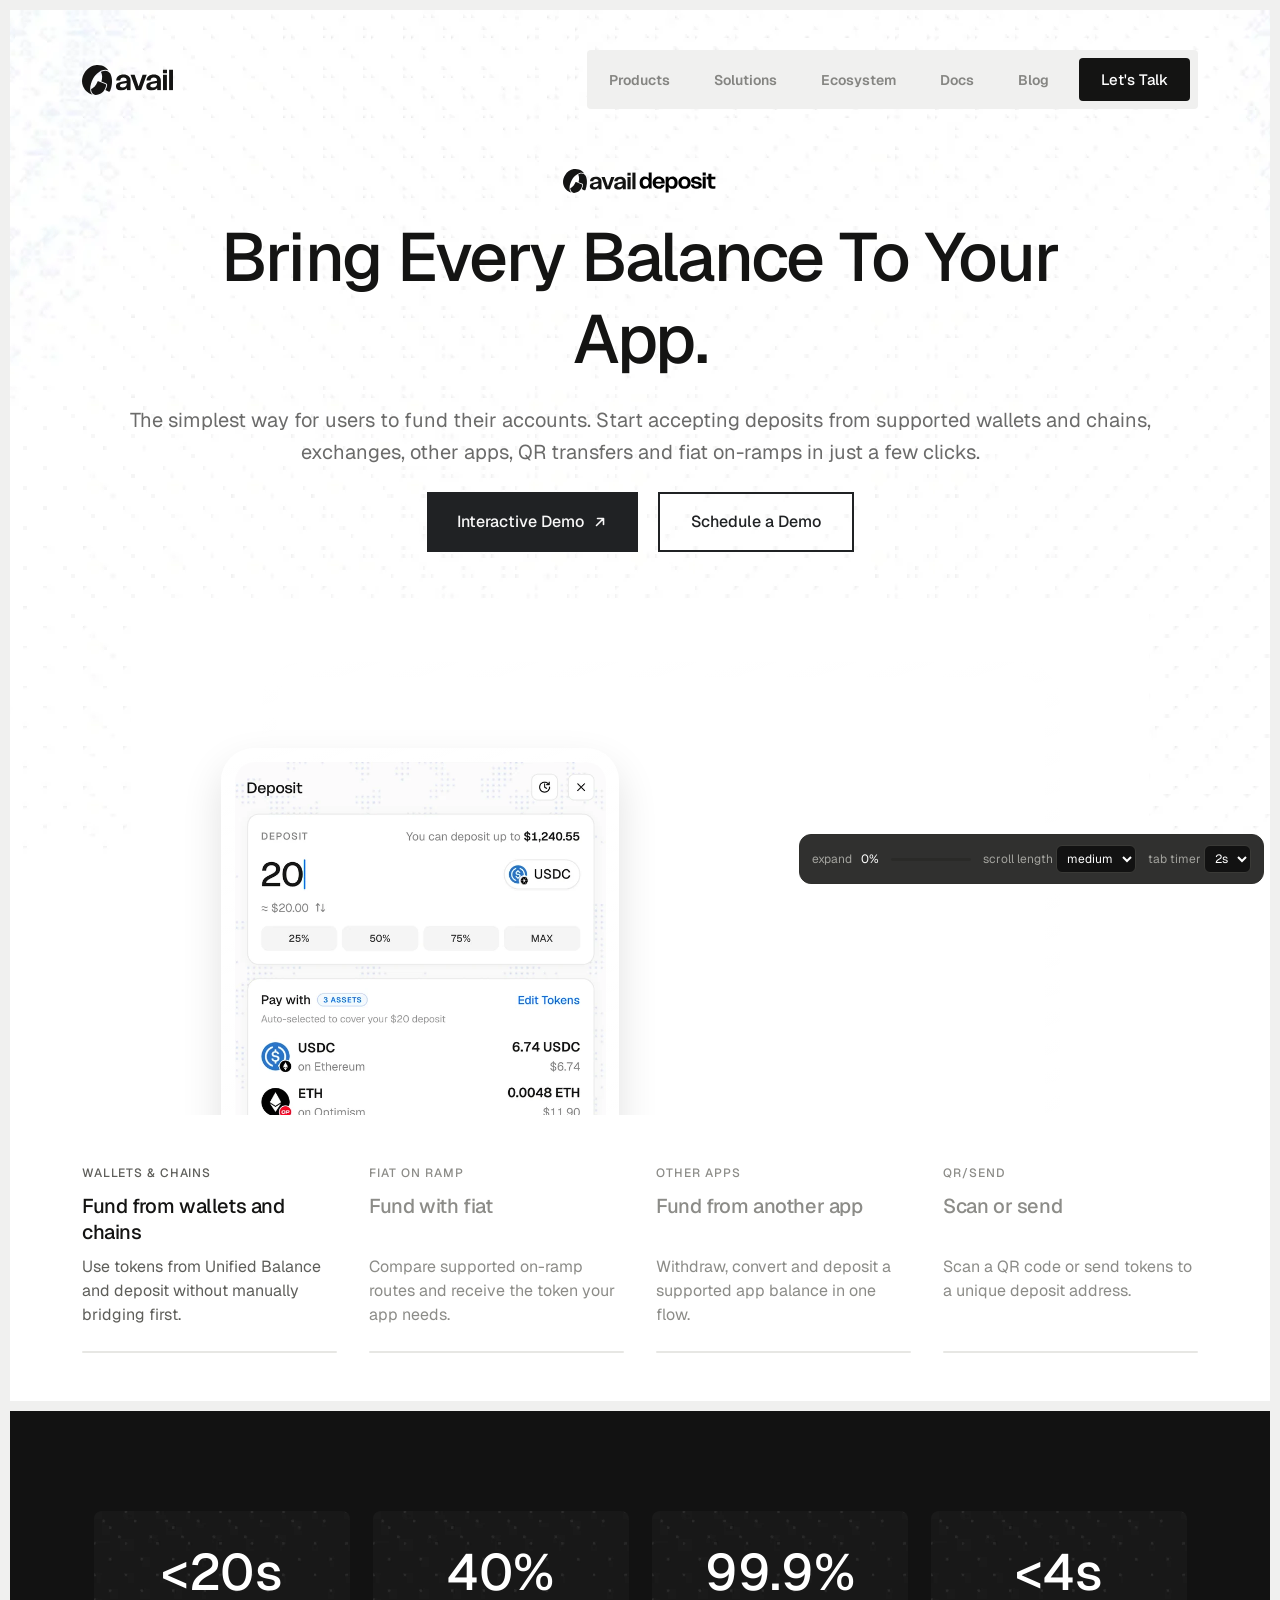
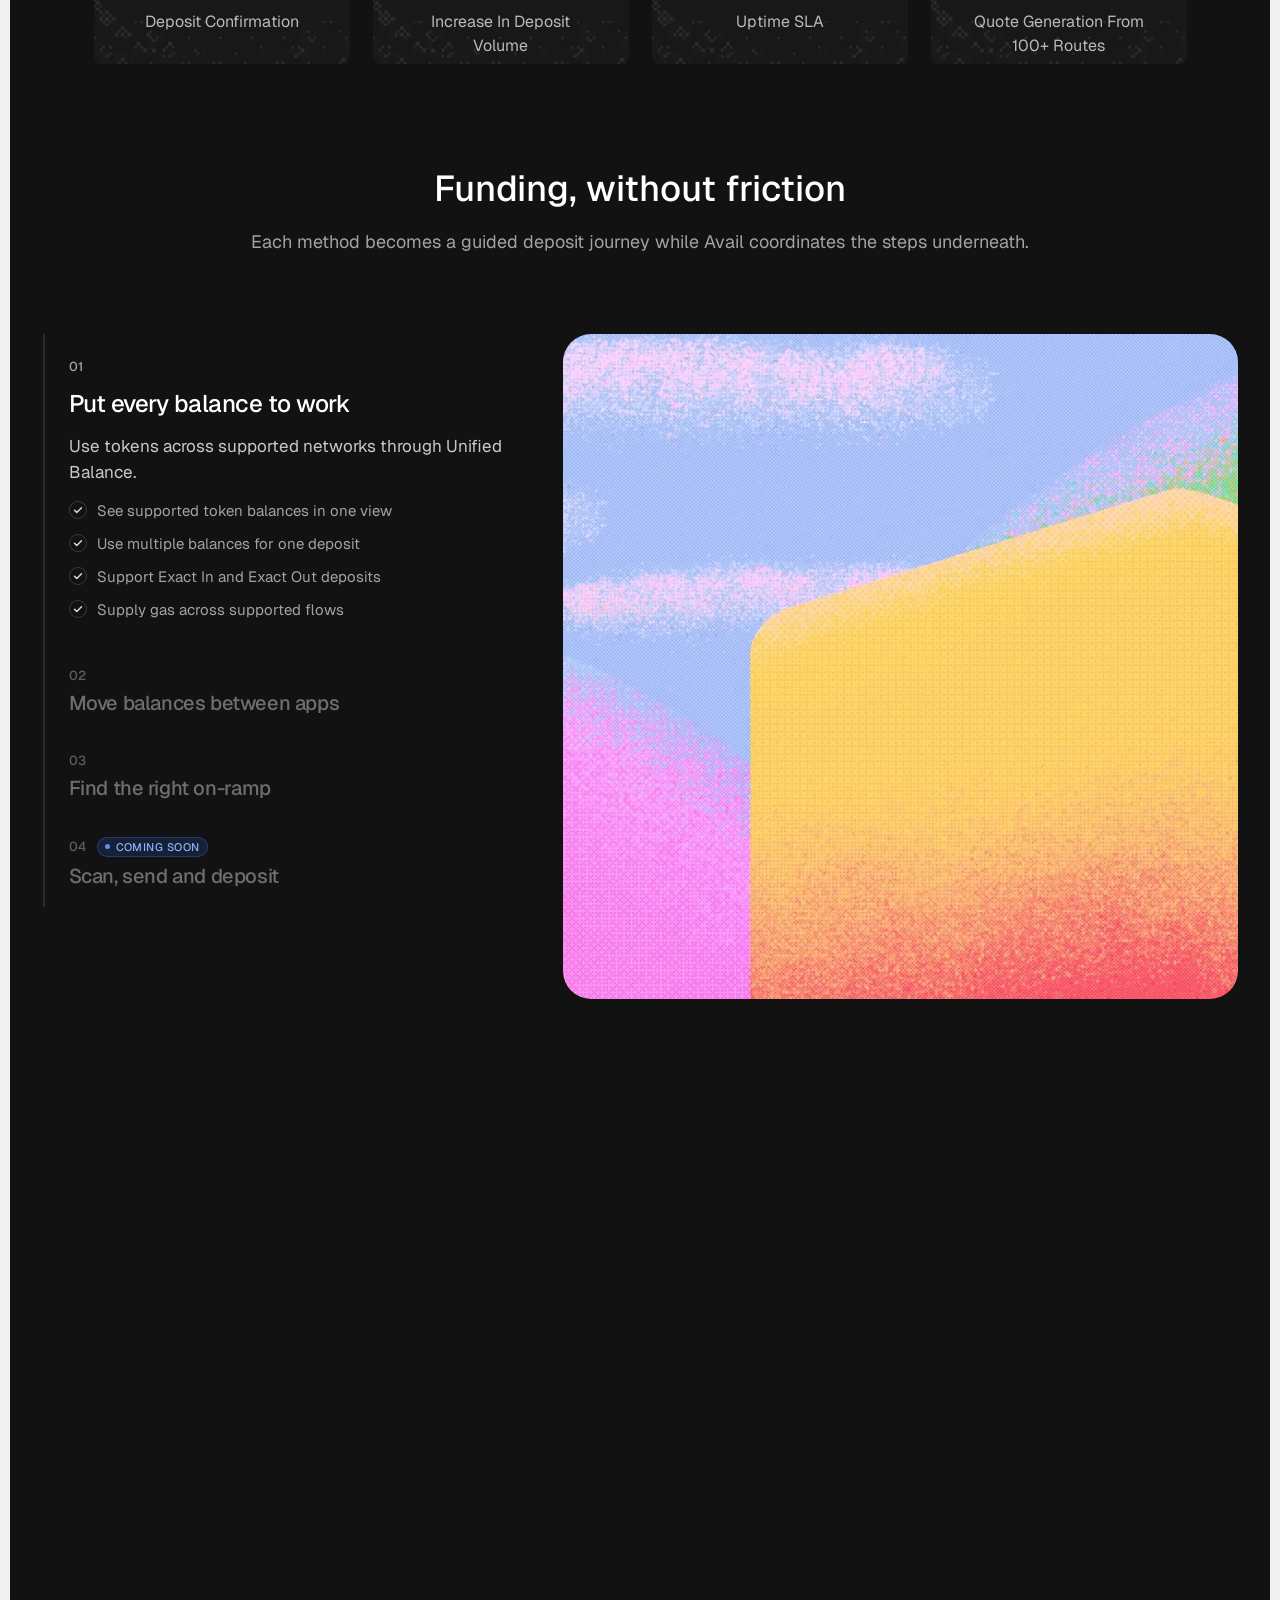
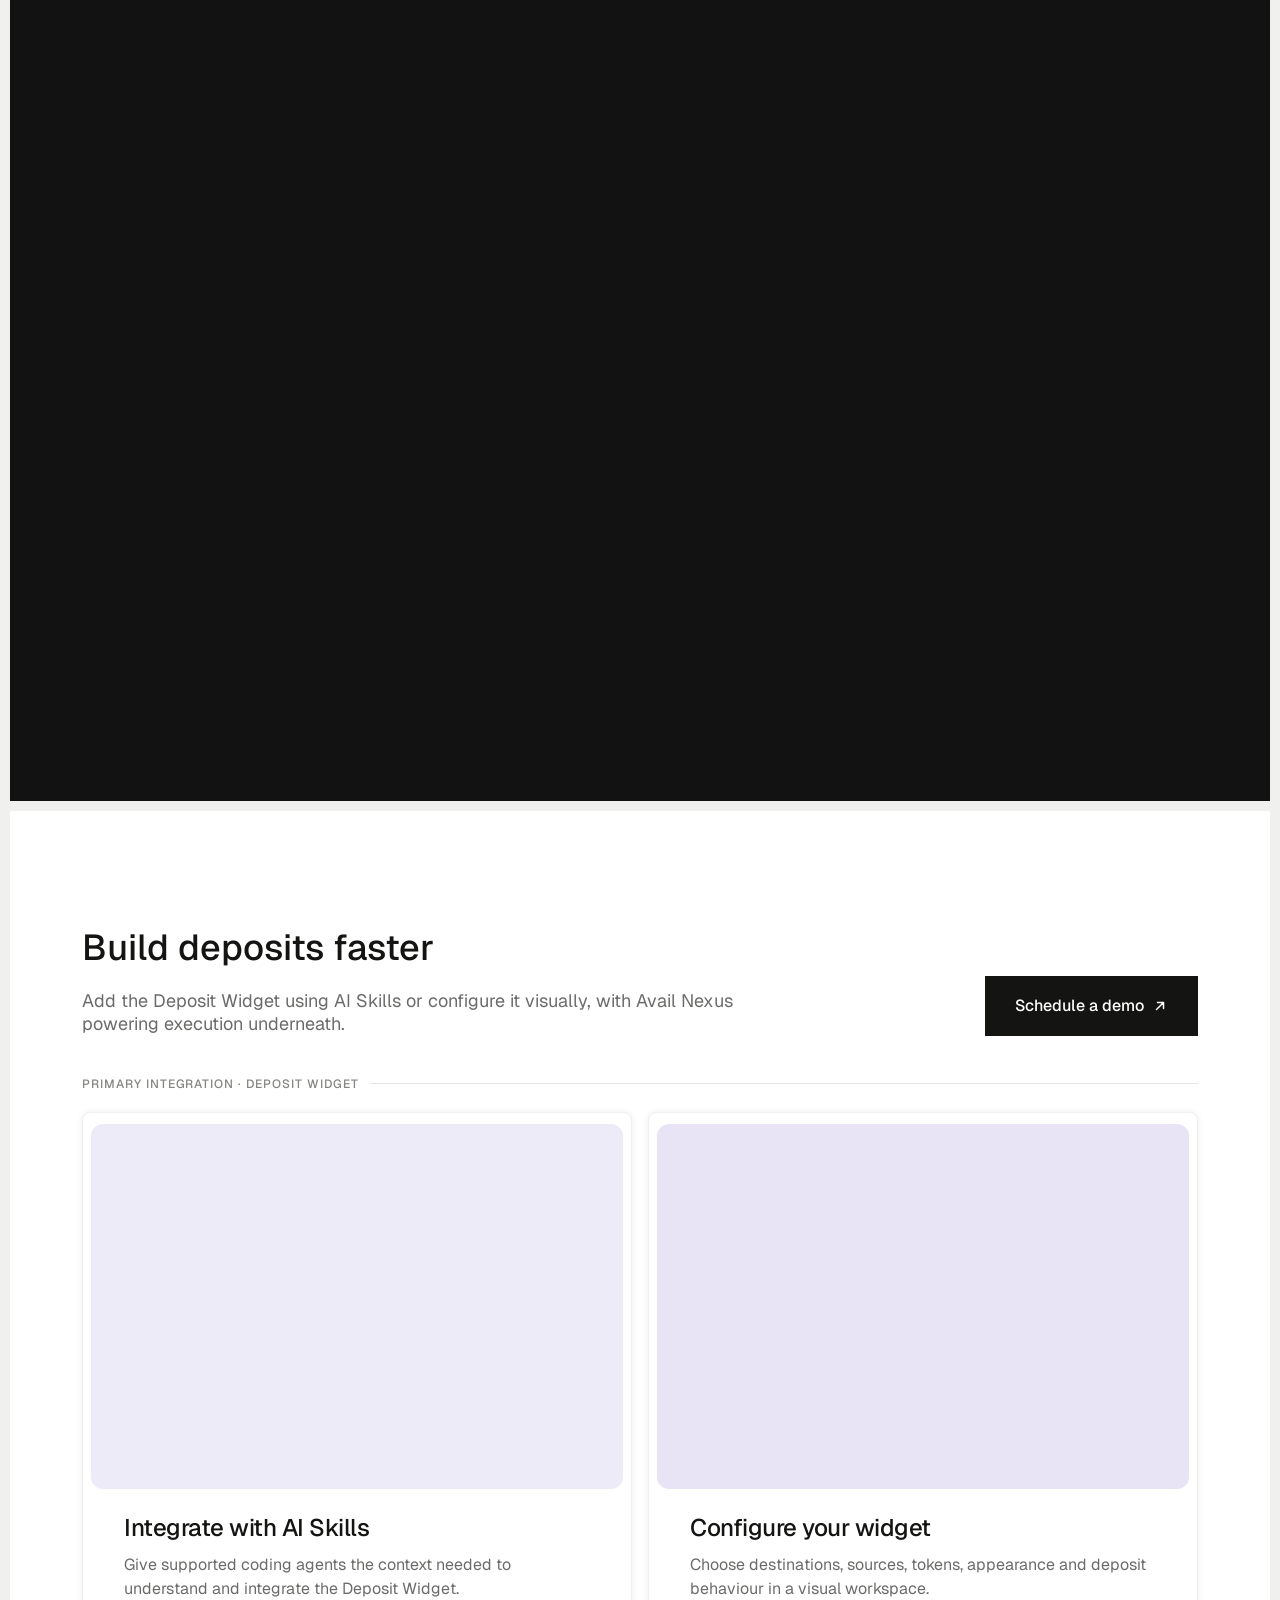
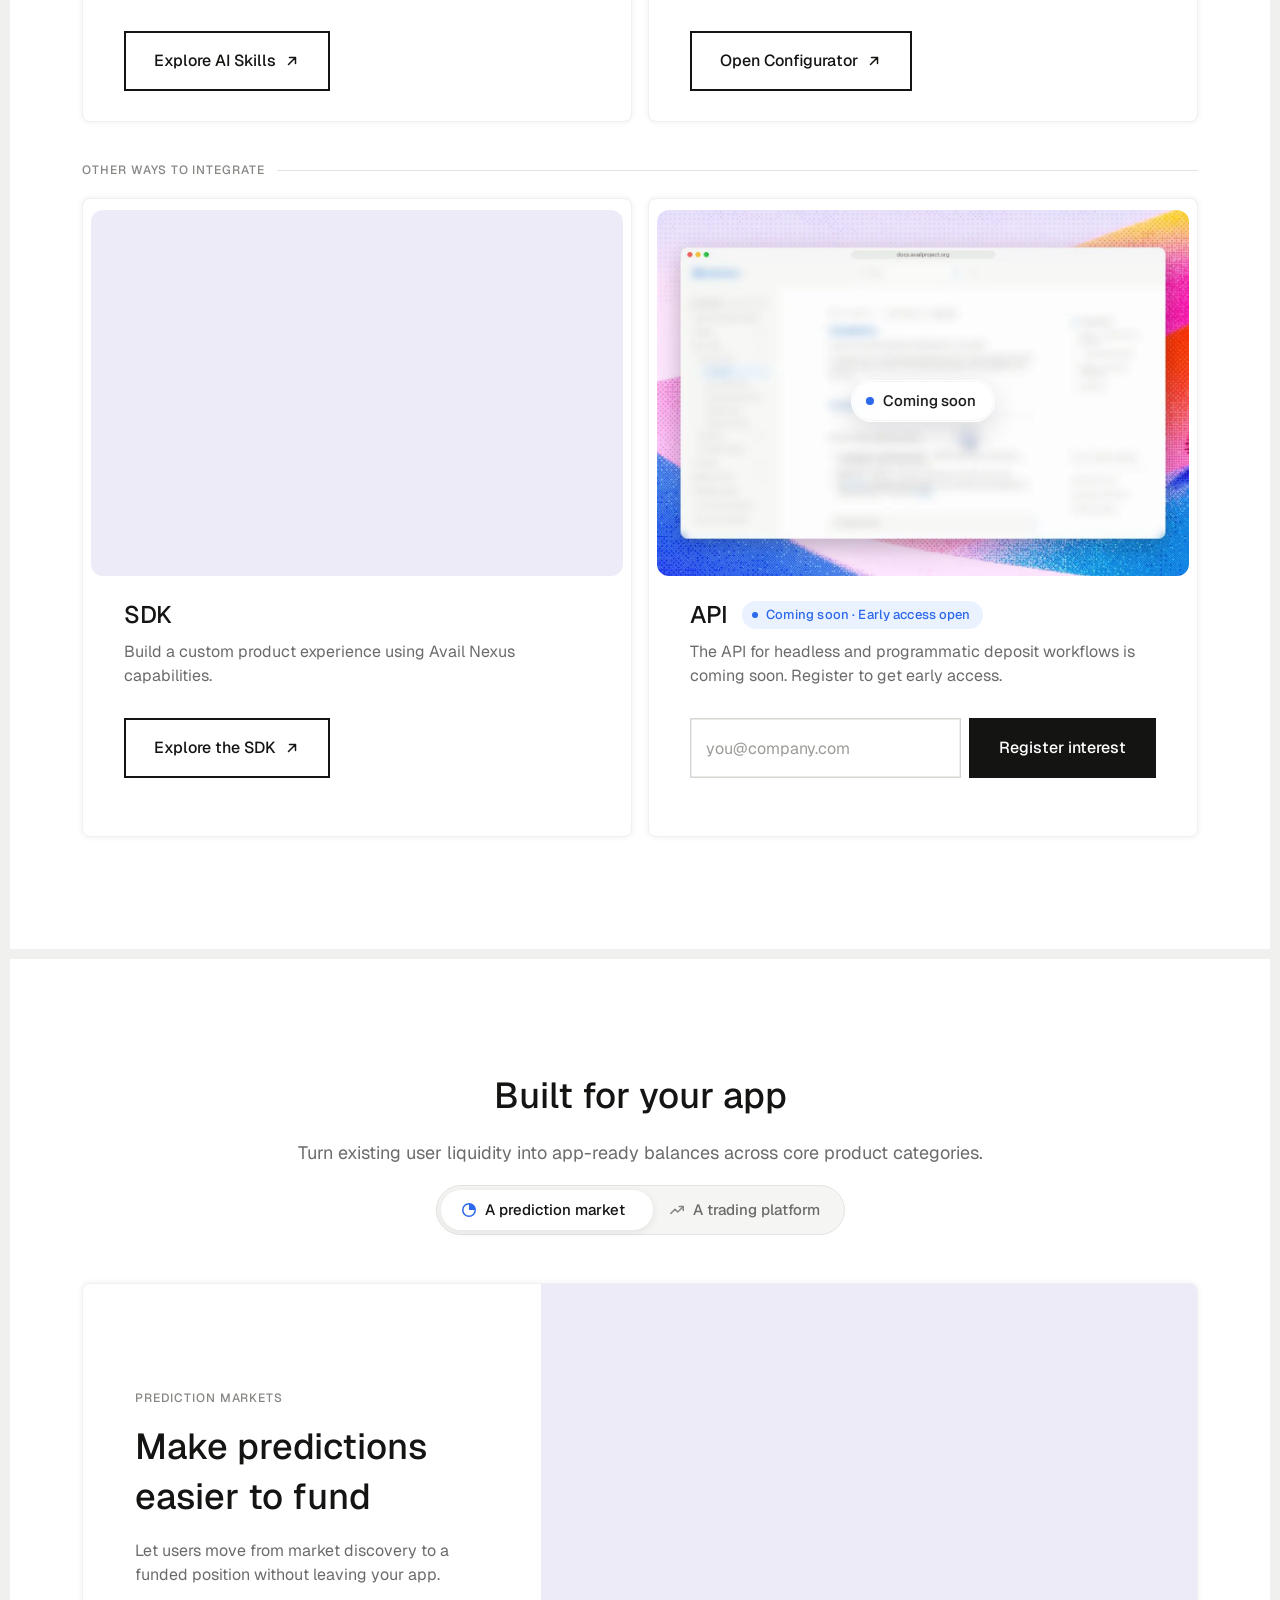
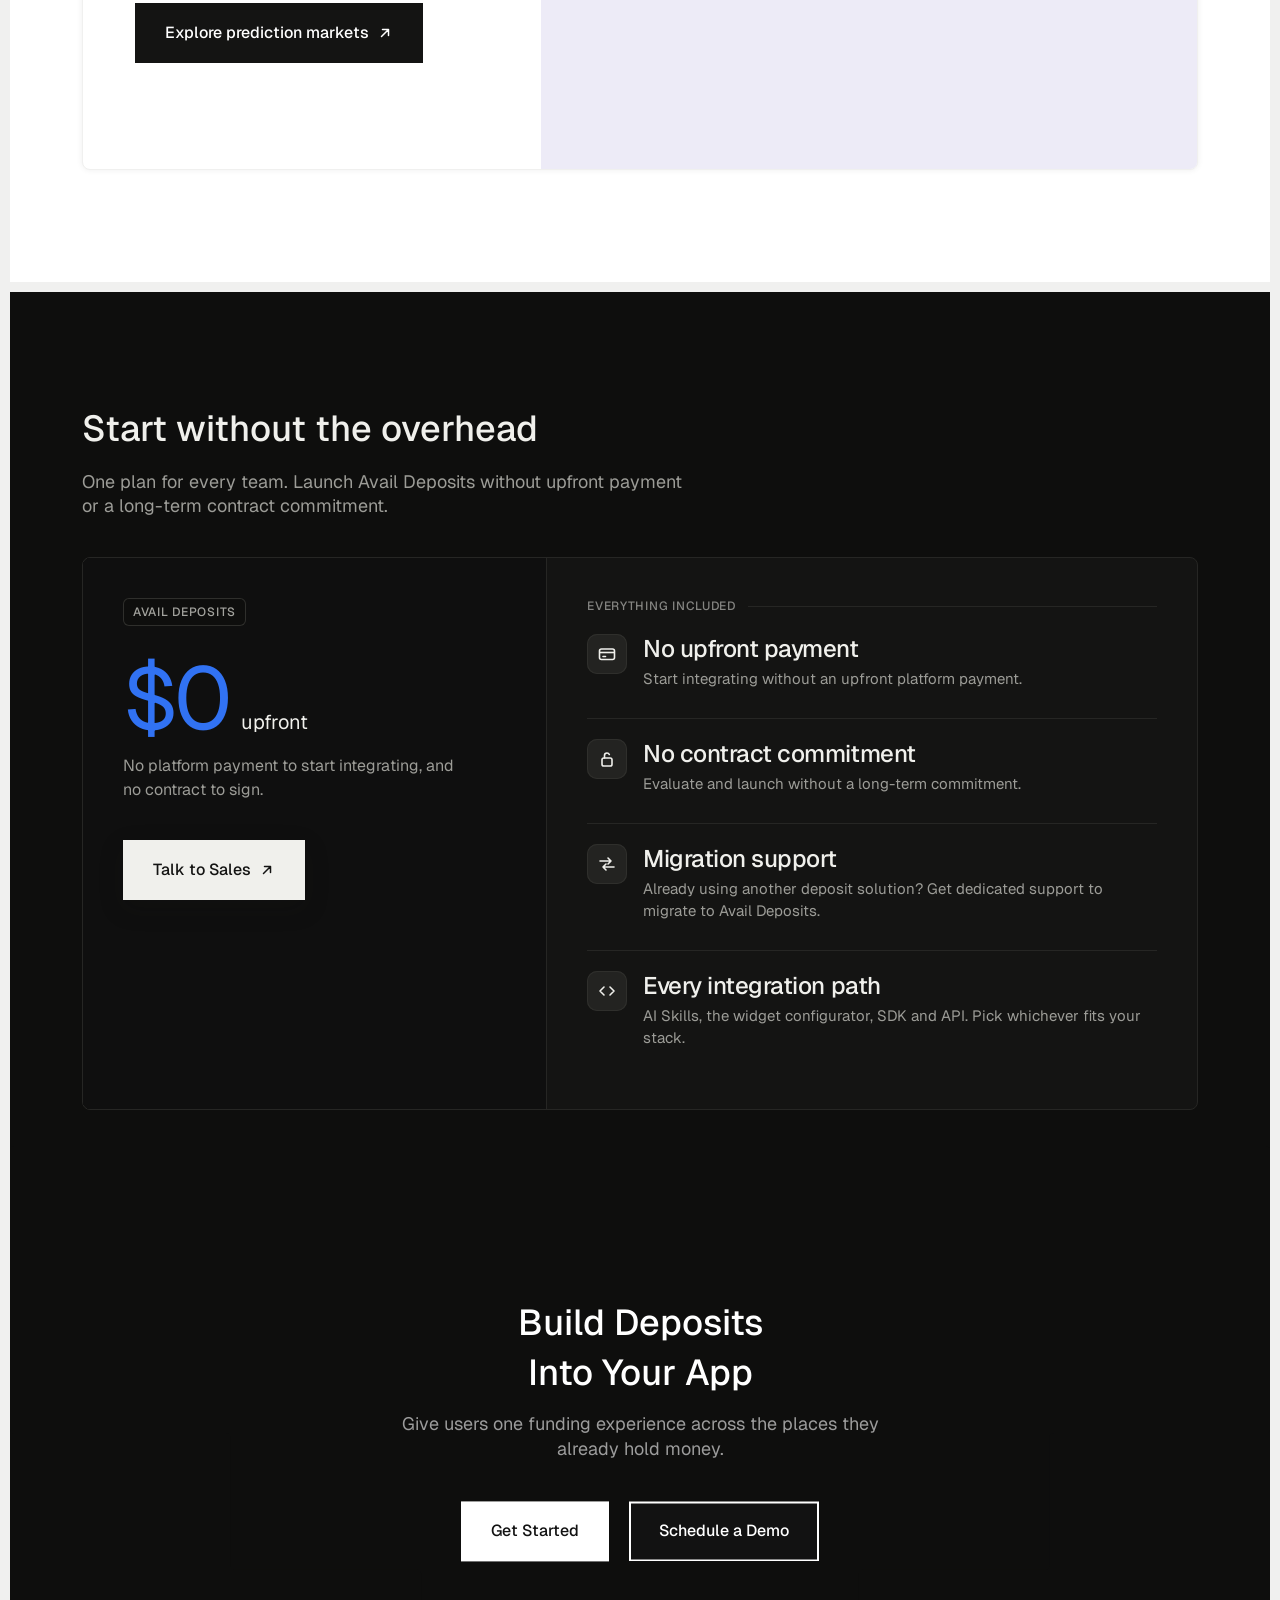
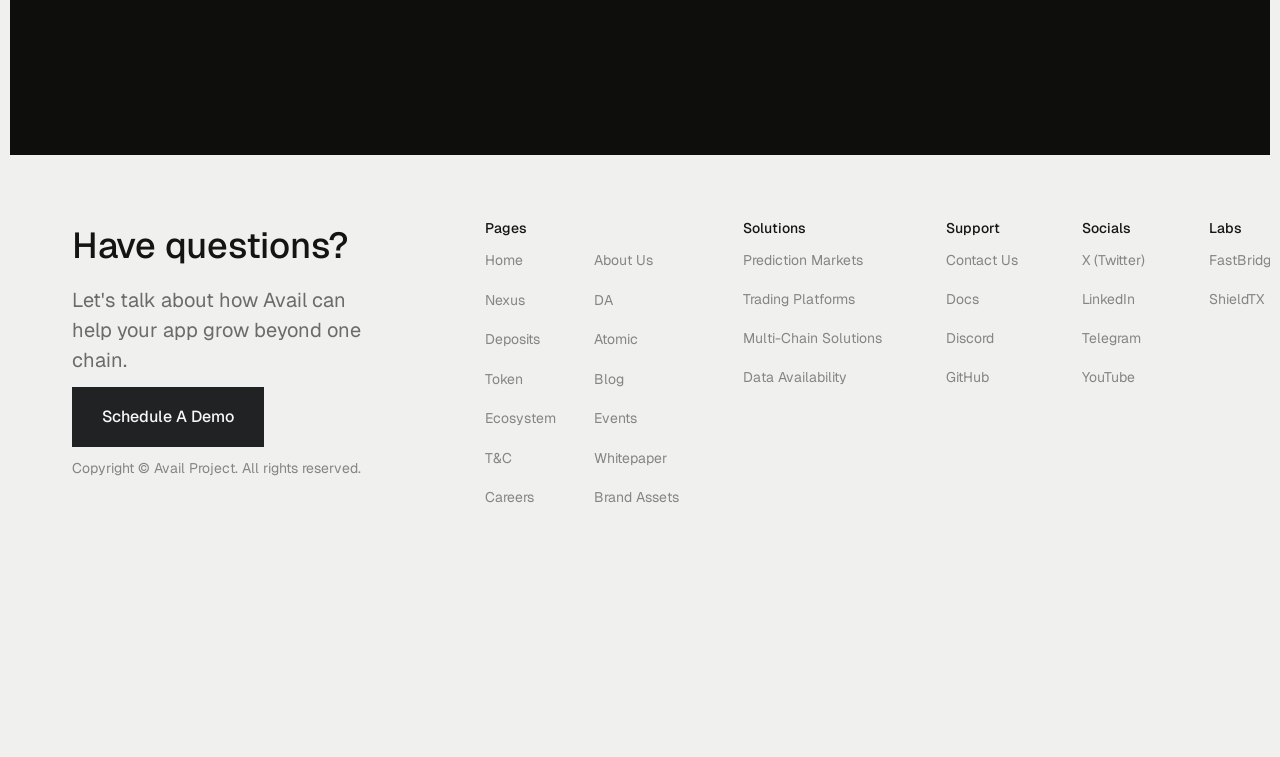
<file: v2/index.html>
<!doctype html>
<html lang="en">
<head>
<meta charset="utf-8">
<meta name="viewport" content="width=device-width, initial-scale=1">
<title>Hero Expand Prototype</title>
<link rel="preconnect" href="https://fonts.googleapis.com">
<link rel="preconnect" href="https://fonts.gstatic.com" crossorigin>
<link href="https://fonts.googleapis.com/css2?family=Geist:wght@400;500;600&family=Inter:wght@400;500&family=Geist+Mono:wght@400&display=swap" rel="stylesheet">
<style>
  @font-face { font-family: "Delight"; font-weight: 400; src: local("Delight Regular"), local("Delight-Regular"); }
  @font-face { font-family: "Delight"; font-weight: 500; src: local("Delight Medium"), local("Delight-Medium"); }

  :root {
    --page: #f0f0ef;
    --panel: #ffffff;
    --ink: #141413;
    --ink-2: #6b6b6a;
    --ink-3: #858582;
    --tab-off: #8c8c88;
    --tab-desc: #5e5e5a;
    --track: #e7e7e4;
    --display: "Delight", "Geist", system-ui, sans-serif;
    --body: "Geist", system-ui, sans-serif;
    --mono: "Geist Mono", ui-monospace, monospace;
  }

  * { box-sizing: border-box; margin: 0; padding: 0; }
  html { background: var(--page); }
  body { background: var(--page); color: var(--ink); font-family: var(--body); -webkit-font-smoothing: antialiased; }

  .page { padding: 10px 10px 0; }
  .panel { background: var(--panel); position: relative; overflow: clip; }

  /* Hero */
  .hero { position: relative; }
  .hero-bg { position: absolute; inset: 0 0 auto 0; height: 844px; background: url(media/img/hero-dots.webp) top center / cover no-repeat; pointer-events: none; }
  .header { position: relative; display: flex; justify-content: space-between; align-items: center; padding: 40px 72px; }
  .brand { display: block; width: 91px; height: 30px; }
  .nav { display: flex; align-items: center; gap: 16px; padding: 8px; border-radius: 4px; background: var(--page); }
  .nav a { font: 600 14px/18px var(--body); color: var(--ink-3); text-decoration: none; padding: 8px 14px; border-radius: 4px; }
  .nav a:hover { color: var(--ink); }
  .nav .talk { font: 500 15px/15px var(--body); color: #fff; background: var(--ink); padding: 14px 22px; }
  .nav .talk:hover { color: #fff; }

  .intro { position: relative; display: flex; flex-direction: column; align-items: center; gap: 24px; padding: 20px 16px 0; text-align: center; will-change: transform, opacity; }
  .intro .mark { width: 154px; height: 24px; }
  .intro h1 { max-width: 960px; font: 500 64px/76.8px var(--display); letter-spacing: -0.0168em; text-transform: capitalize; }
  .intro p { max-width: 1023px; font-size: 20px; line-height: 32px; color: var(--ink-2); }
  .ctas { display: flex; gap: 20px; }
  .ctas a { height: 52px; display: inline-flex; align-items: center; border-radius: 4px; font: 500 16px/1 "Inter", var(--body); text-decoration: none; }
  .ctas a { justify-content: center; gap: 8px; min-width: 196px; }
  .ctas a svg { width: 16px; height: 16px; flex: none; }
  .ctas .primary { background: var(--ink); color: #fff; padding: 0 28px; }
  .ctas .secondary { color: var(--ink); background: #fff; box-shadow: inset 0 0 0 1.8px var(--ink); padding: 0 28px; }

  /* The expanding card. Geometry comes from JS in design px (1354-wide frame) times --k. */
  /* The box reserves the card's final height; its top overlaps the fading intro so the card can grow upward
     while its bottom edge (and the tabs under it) stay put. */
  .box { position: relative; margin-top: 47px; pointer-events: none; }
  .box .card { pointer-events: auto; }
  .card { position: absolute; top: 0; overflow: hidden; border-radius: 4px; background: #fff; will-change: left, width, height; }
  .card img { position: absolute; display: block; max-width: none; user-select: none; -webkit-user-drag: none; }
  /* Product = market app + swappable widget, laid out in the export's 775.5 x 531.5 space. --s = on-screen scale. */
  .product { position: absolute; }
  /* Glass edge: the exports bake the stroke in as solid grey, so crop it off and draw a see-through ring instead */
  .glass { background: linear-gradient(160deg, rgba(255,255,255,var(--edge-a, .62)), rgba(255,255,255,var(--edge-b, .5)));
           -webkit-backdrop-filter: blur(6px) saturate(1.1); backdrop-filter: blur(6px) saturate(1.1); }
  .mock { position: absolute; left: 4.836%; top: 0; width: 95.11%; height: 100%; border-radius: calc(36.8px * var(--s, 1)); }
  .mock .inner { position: absolute; inset: calc(13.8px * var(--s, 1)); border-radius: calc(23px * var(--s, 1)); overflow: hidden; background: #fff; }
  .mock .inner img { position: absolute; left: -1.944%; top: -2.738%; width: 103.887%; height: 105.456%; max-width: none; }
  .w .inner { position: absolute; inset: calc(12.3px * var(--s, 1)); border-radius: calc(18.4px * var(--s, 1)); overflow: hidden; background: #fff; }
  .w .inner img { position: absolute; left: -3.586%; top: -3.162%; width: 107.17%; height: 106.32%; max-width: none; }
  .w .inner img.shot { left: 0; top: 0; width: 100%; height: 100%; }
  .wslot { position: absolute; left: 0; top: 14.958%; width: 47.4%; height: 77.82%; }
  .w { position: absolute; inset: 0; overflow: hidden; border-radius: calc(30.7px * var(--s, 1)); opacity: 0; transform: translateY(24px) scale(.97);
       transition: opacity .4s ease, transform .6s cubic-bezier(.22,.8,.24,1); box-shadow: 0 18px 40px rgba(20,20,19,.12); }
  .w.on { opacity: 1; transform: none; transition-delay: .1s; }
  .w.out { opacity: 0; transform: translateY(-14px) scale(.98); transition-delay: 0s; }
  /* Placeholder widget states, drawn at export size then scaled */
  .ph { width: 367.6px; height: 413.6px; transform: scale(var(--s, 1)); transform-origin: 0 0; padding: 12.3px; }
  .ph-card { position: relative; height: 100%; border-radius: 18.4px; background: #fff; padding: 20px 18px; display: flex; flex-direction: column; gap: 12px; color: var(--ink); }
  .ph-top { display: flex; justify-content: space-between; align-items: center; }
  .ph-top b { font: 500 17px/1 var(--body); }
  .ph-top span { display: flex; gap: 8px; } .ph-top span i { width: 28px; height: 28px; border-radius: 8px; background: #f1f1ee; }
  .ph-via { font: 11px/1 var(--body); letter-spacing: .06em; text-transform: uppercase; color: #7a7a75; }
  .ph-block { height: 92px; border-radius: 12px; background: #f4f4f2; }
  .ph-row { display: flex; align-items: center; gap: 10px; } .ph-row i { width: 28px; height: 28px; border-radius: 50%; background: #ebebe8; flex: none; }
  .ph-row em { height: 9px; border-radius: 5px; background: #ebebe8; }
  .ph-tag { align-self: flex-start; margin-top: auto; font: 10px/1 var(--body); letter-spacing: .06em; text-transform: uppercase; color: #8a5a00; background: #fff4d6; border: 1px dashed #e0b44c; padding: 5px 7px; border-radius: 5px; }
  .ph-cta { height: 40px; border-radius: 10px; background: var(--ink); color: #fff; display: grid; place-items: center; font: 500 13px/1 var(--body); }

  /* Tabs row under the image */
  .tabs { display: grid; grid-template-columns: repeat(4, 1fr); grid-template-rows: auto auto auto auto; column-gap: 32px; padding: 50px 72px 48px; }
  .tab { display: grid; grid-row: span 4; grid-template-rows: subgrid; row-gap: 20px; align-content: start; text-align: left; background: none; border: 0; padding: 0; font: inherit; color: inherit; cursor: pointer; }
  .tab:focus-visible { outline: 2px solid var(--ink); outline-offset: 8px; border-radius: 2px; }
  .tab .bar { margin-top: 4px; height: 2px; background: var(--track); border-radius: 1px; overflow: hidden; }
  .tab .bar i { display: block; height: 100%; width: 100%; background: var(--ink); transform-origin: left; transform: scaleX(0); }
  .tab .label { font: 400 12px/16px var(--body); letter-spacing: .08em; text-transform: uppercase; color: var(--tab-off); transition: color .3s; margin-bottom: -8px; }
  .tab.on .label { color: var(--tab-desc); }
  .tab h3 { font: 400 24px/30px var(--display); letter-spacing: -0.01em; color: var(--tab-off); transition: color .3s; }
  .tab p { margin-top: -10px; font-size: 16px; line-height: 24px; color: var(--tab-off); transition: color .3s; }
  .tab:not(.on):hover h3 { color: var(--tab-desc); }
  .tab.on h3 { color: var(--ink); }
  .tab.on p { color: var(--tab-desc); }

  .next { margin-top: 10px; background: #121212; color: #5e5e5a; min-height: 110vh; display: grid; place-items: start center; padding-top: 120px;
          font: 13px/1 var(--body); letter-spacing: .08em; text-transform: uppercase; }


  /* ---------- Dark section: stats + funding (sticky stage) ---------- */
  .dark { margin-top: 10px; background: #121212; color: #fff; padding: 100px 16px 122px;
          --f-ink-2: #c9c9c4; --f-ink-3: #a3a39e; --f-ink-4: #6e6e6a; --f-ink-5: #5e5e5a; --f-line: #2a2a28; --f-on: #f0f0ec;
          --f-ease: cubic-bezier(.22,.8,.24,1); --f-steps: 4; --f-step-len: 80vh; --f-stage-h: min(665px, calc(100vh - 120px)); }
  .stats { display: grid; grid-template-columns: repeat(4, 256px); gap: 23px; justify-content: center; }
  .stat { height: 153px; border-radius: 8px; background: #232323 url(media/img/stat-bg.webp) center / cover; text-align: center; padding-top: 36px; }
  .stat b { display: block; font: 500 48px/45px var(--display); }
  .stat span { display: block; width: 176px; margin: 12px auto 0; font: 400 16px/24px "Inter", var(--body); color: rgba(255,255,255,.7); text-transform: capitalize; }

  .f-head { max-width: 1195px; margin: 100px auto 0; text-align: center; }
  .f-head h2 { font: 400 48px/56px var(--display); letter-spacing: -.015em; }
  .f-head p { margin-top: 16px; font-size: 18px; line-height: 28px; color: var(--f-ink-3); }
  .f-track { height: calc(var(--f-stage-h) + var(--f-steps) * var(--f-step-len)); margin-top: 80px; }
  .f-pin { position: sticky; top: calc((100vh - var(--f-stage-h)) / 2); max-width: 1195px; margin: 0 auto;
           display: grid; grid-template-columns: 470px 1fr; gap: 50px; align-items: start; }
  .f-chapters { list-style: none; }
  .f-ch { display: grid; grid-template-columns: 2px 1fr; column-gap: 24px; cursor: pointer; }
  .f-rail { position: relative; background: var(--f-line); }
  /* video chapters: the rail is the video's timeline, with a wide invisible grab zone */
  .f-ch.vid.active .f-rail { cursor: grab; touch-action: none; }
  .f-ch.vid.active .f-rail::after { content: ""; position: absolute; top: 0; bottom: 0; left: -14px; right: -14px; }
  .f-ch.vid.active .f-rail.drag { cursor: grabbing; }
  .f-rail i { position: absolute; inset: 0; background: var(--f-on); transform-origin: top; transform: scaleY(0); }
  .f-ch.past .f-rail i { transform: scaleY(1); opacity: .35; }
  .f-body { padding: 18px 0; transition: padding .5s var(--f-ease); }
  .f-ch.active .f-body { padding: 24px 0 28px; }
  .f-num { font: 13px/17px var(--body); letter-spacing: .04em; color: var(--f-ink-5); transition: color .4s; }
  .f-ch.active .f-num { color: var(--f-ink-3); }
  .f-title { margin-top: 6px; font: 400 24px/30px var(--display); letter-spacing: -.015em; color: var(--f-ink-4);
             transition: font-size .5s var(--f-ease), line-height .5s var(--f-ease), color .4s, margin .5s var(--f-ease); }
  .f-ch.active .f-title { margin-top: 14px; font-size: 36px; line-height: 42px; color: #fff; }
  .f-ch:not(.active):hover .f-title { color: var(--f-ink-3); }
  .f-more { display: grid; grid-template-rows: 0fr; transition: grid-template-rows .55s var(--f-ease); }
  .f-ch.active .f-more { grid-template-rows: 1fr; }
  .f-more > div { overflow: hidden; }
  .f-more .f-in { padding-top: 14px; opacity: 0; transform: translateY(6px); transition: opacity .35s, transform .45s var(--f-ease); }
  .f-ch.active .f-more .f-in { opacity: 1; transform: none; transition-delay: .12s; }
  .f-lede { font-size: 17px; line-height: 26px; color: var(--f-ink-2); }
  .f-checks { list-style: none; margin-top: 14px; display: grid; gap: 10px; }
  .f-checks li { display: flex; gap: 10px; align-items: center; font-size: 15px; line-height: 23px; color: var(--f-ink-3); }
  .f-checks svg { flex: none; }
  .f-stage { position: relative; height: var(--f-stage-h); border-radius: 28px; overflow: hidden; background: #1a1a18 url(media/img/stage-bg.webp) center / cover no-repeat; isolation: isolate; }
  .f-art { position: absolute; inset: 0; background-size: cover; background-position: center; opacity: 0; transform: scale(1.08);
           transition: opacity .8s var(--f-ease), transform 1.4s var(--f-ease); }
  .f-art.on { opacity: 1; transform: scale(1); }
  .f-vid { width: 100%; height: 100%; object-fit: cover; }
  .f-shot.f-none { display: none; }
  .f-shot { position: absolute; left: 50%; top: 50%; width: 451px; max-height: calc(var(--f-stage-h) - 60px); aspect-ratio: 451 / 507;
            translate: -50% -50%; opacity: 0; transform: translateY(40px) scale(.97); filter: blur(4px);
            transition: opacity .45s var(--f-ease), transform .7s var(--f-ease), filter .45s var(--f-ease); pointer-events: none; }
  .f-shot.on { opacity: 1; transform: none; filter: none; transition-delay: .12s; }
  .f-shot.out { opacity: 0; transform: translateY(-28px) scale(.98); filter: blur(4px); transition-delay: 0s; }
  .f-glass { height: 100%; padding: 15px; border-radius: 38px; background: rgba(255,255,255,.28);
             -webkit-backdrop-filter: blur(20px); backdrop-filter: blur(20px); box-shadow: 0 24px 60px rgba(0,0,0,.25); }
  .f-clip { height: 100%; border-radius: 23px; overflow: hidden; background: #fbfbfa; }
  .f-clip img { display: block; width: calc(100% + 30px); height: calc(100% + 30px); margin: -15px; }
  .f-ph { position: relative; height: 100%; border-radius: 23px; background: #fbfbfa; padding: 22px 20px; color: #141412; display: flex; flex-direction: column; gap: 14px; }
  .f-ph .ph-block { height: 120px; }

  /* ---------- Footer ---------- */
  .footer { padding: 64px 62px 0; color: var(--ink); overflow: hidden; }
  .foot-top { display: flex; gap: 112px; }
  .foot-cta { width: 301px; flex: none; display: flex; flex-direction: column; gap: 12px; align-items: flex-start; }
  .foot-cta h2 { font: 500 36px/54px var(--display); letter-spacing: -0.0072em; }
  .foot-cta p { font-size: 20px; line-height: 30px; color: var(--ink-2); }
  .foot-cta a { height: 60px; display: inline-flex; align-items: center; padding: 0 30px; border-radius: 4px; background: #202224; color: #f7f7f7; font: 500 16px/16px var(--body); text-decoration: none; }
  .foot-cta small { font-size: 14px; line-height: 18px; color: #858585; }
  .foot-nav { display: flex; gap: 64px; }
  .foot-nav h4 { font: 500 14px/18px var(--body); color: #151514; margin-bottom: 12px; }
  .foot-nav ul { list-style: none; display: grid; row-gap: 18px; }
  .foot-nav .two { grid-template-columns: 85px 85px; column-gap: 24px; row-gap: 18.5px; }
  .foot-nav a { font-size: 14px; line-height: 18px; color: #858585; text-decoration: none; white-space: nowrap; }
  .foot-nav a:hover { color: var(--ink); }
  .foot-logo { display: block; width: 727px; max-width: 100%; margin: 72px auto 0; }

  @media (max-width: 1180px) {
    .stats { grid-template-columns: repeat(2, 256px); }
    .f-pin { grid-template-columns: 1fr 1.2fr; gap: 32px; }
    .f-shot { width: min(451px, 80%); }
    .foot-top { flex-direction: column; gap: 48px; }
    .foot-nav { flex-wrap: wrap; row-gap: 32px; }
  }
  @media (max-width: 760px) {
    .dark { --f-stage-h: 46vh; --f-step-len: 70vh; padding-top: 64px; }
    .stats { grid-template-columns: 1fr 1fr; gap: 12px; }
    .stat { height: 140px; padding-top: 28px; } .stat b { font-size: 36px; }
    .f-head h2 { font-size: 34px; line-height: 40px; }
    .f-track { height: calc(100vh + var(--f-steps) * var(--f-step-len)); margin-top: 40px; }
    .f-pin { top: 0; grid-template-columns: 1fr; gap: 20px; padding-top: 12px; }
    .f-stage { order: -1; border-radius: 20px; }
    .f-shot { width: auto; height: calc(var(--f-stage-h) - 40px); }
    .f-checks, .f-ph .ph-block { display: none; }
    .footer { padding: 48px 20px 0; }
  }

/* Build deposits faster — white bento (Figma: Build deposits — Bento v2) */
.bd{margin-top:10px;padding-block:112px;background:#fff;color:var(--ink)}
.bd-wrap{padding-inline:72px}
@media(max-width:1000px){.bd-wrap{padding-inline:20px}}
.bd a{color:inherit;text-decoration:none}
.bd h2,.bd h3,.bd p{margin:0}
.bd h2,.bd h3{font-family:Delight,Geist,system-ui,sans-serif;font-weight:400}
.bd-head{display:flex;align-items:flex-end;justify-content:space-between;gap:48px;margin-bottom:40px}
.bd-head h2{font-size:clamp(40px,4.2vw,56px);line-height:1.143;letter-spacing:-.02em}
.bd-head p{max-width:660px;margin-top:16px;color:#6b6b6a;font-size:18px;line-height:28px}
.bd-btn{display:inline-flex;align-items:center;justify-content:center;gap:8px;flex:none;height:52px;padding:0 28px;border:0;border-radius:4px;background:#fff;color:var(--ink);box-shadow:inset 0 0 0 1.8px var(--ink);font:500 16px/1 "Inter",var(--body);text-decoration:none;transition:background-color .2s}
.bd-btn:hover{background:#f5f5f3}
.bd-btn svg{width:16px;height:16px;flex:none}
.bd-btn.is-soon{cursor:default;color:#9a9a96;background:#f7f7f5;box-shadow:none;outline:1.8px dashed #d6d6d1;outline-offset:-1.8px}
.bd-btn.is-soon:hover{background:#f7f7f5}
.bd-btn.is-soon em{font-style:normal;padding:2px 8px;border-radius:999px;background:#eaf1ff;color:#2d69eb;font:500 11px/16px Geist,system-ui,sans-serif;letter-spacing:.02em}
.bd-btn.dark{background:var(--ink);color:#fff;box-shadow:none}
.bd-btn.dark:hover{background:#2a2a28}
.bd-group{display:grid;gap:20px}
.bd-group+.bd-group{margin-top:40px}
.bd-eyebrow{display:flex;align-items:center;gap:12px;color:#858582;font:400 12px/16px var(--body);letter-spacing:.08em;text-transform:uppercase}
.bd-eyebrow:after{content:"";flex:1;height:1px;background:#e3e3df}
.bd-grid{display:grid;grid-template-columns:1fr 1fr;gap:16px}
.bd-tile,.bd-card{border:1px solid #f0f0ef;border-radius:8px;background:#fff;box-shadow:0 0 6.7px rgba(0,0,0,.07)}
.bd-tile{padding:11px 8px 10px;display:flex;flex-direction:column}
.bd-media.soon{background:#E8E4F6 url(media/img/api-soon-bg.webp) center/cover no-repeat}
.bd-soon{position:absolute;left:50%;top:52%;translate:-50% -50%;display:inline-flex;align-items:center;gap:9px;padding:10px 18px 10px 14px;border-radius:999px;
  background:rgba(255,255,255,.82);-webkit-backdrop-filter:blur(12px);backdrop-filter:blur(12px);border:1px solid rgba(255,255,255,.9);
  box-shadow:0 10px 30px rgba(20,20,40,.14),inset 0 0 0 1px rgba(20,20,19,.04);color:var(--ink);font:500 15px/20px Geist,system-ui,sans-serif;letter-spacing:-.005em;white-space:nowrap}
.bd-soon i{position:relative;width:8px;height:8px;border-radius:50%;background:#2d69eb}
.bd-soon i:after{content:"";position:absolute;inset:-4px;border-radius:50%;border:2px solid rgba(45,105,235,.35);animation:bd-soon 2s ease-out infinite}
@keyframes bd-soon{0%{transform:scale(.5);opacity:1}100%{transform:scale(1.6);opacity:0}}
@media (prefers-reduced-motion:reduce){.bd-soon i:after{animation:none;opacity:0}}
.bd-media.skv{padding:0}
.bd-media.skv video{position:absolute;inset:0;width:100%;height:100%;object-fit:cover}
.bd-media.cfg{aspect-ratio:845/581;padding:0;background:#E8E4F6}
.bd-cfg{position:absolute;top:0;left:0;width:845px;height:581px;border:0;transform-origin:top left;pointer-events:none}
.bd-media{position:relative;aspect-ratio:582/400;border-radius:12px;overflow:hidden;background:#edebf7 center/cover no-repeat;display:grid;place-items:center}
.bd-copy{padding:24px 33px 20px;display:flex;flex-direction:column;align-items:flex-start;gap:10px;flex:1}
.bd-copy h3{font-size:30px;line-height:36px;letter-spacing:-.015em}
.bd-copy p{color:#6b6b6a;font-size:16px;line-height:24px}
.bd-copy .bd-btn{margin-top:auto}
.bd-copy p+.bd-btn{margin-top:20px}
/* product mocks drawn in CSS so they stay sharp */
.bd-glass{width:min(440px,78%);padding:10px;border-radius:26px;background:rgba(255,255,255,.55);-webkit-backdrop-filter:blur(20px);backdrop-filter:blur(20px);box-shadow:0 16px 40px rgba(20,20,19,.10);translate:0 -14px}
.bd-glass.narrow{width:min(399px,70%)}
.bd-mock{display:grid;gap:10px;padding:18px;border-radius:18px;background:#fff}
.bd-mock-top{display:flex;align-items:center;justify-content:space-between;color:#858582;font:400 11px/14px var(--body);letter-spacing:.08em;text-transform:uppercase}
.bd-mock-top i{display:flex;gap:5px}.bd-mock-top i:before,.bd-mock-top i:after,.bd-mock-top i b{content:"";width:7px;height:7px;border-radius:50%;background:#e3e3df}
.bd-row{display:flex;align-items:center;gap:10px;padding:12px 14px;border:1px solid #e3e3df;border-radius:10px;background:#fff;font-size:14px;line-height:20px;color:var(--ink)}
.bd-row.sel{background:#eaf1ff;border-color:#c9dafc}
.bd-row span{flex:1;min-width:0}
.bd-row strong{font-weight:500;display:flex;align-items:center;gap:6px;white-space:nowrap}
.bd-row svg{width:18px;height:18px;flex:none}
.bd-row .muted{color:#858582;letter-spacing:.1em}
.bd-spin{animation:bd-spin 1.1s linear infinite}@keyframes bd-spin{to{transform:rotate(360deg)}}
.bd-chips{display:flex}.bd-chips b{width:14px;height:14px;border-radius:50%;border:2px solid #fff;margin-left:-4px}.bd-chips b:first-child{margin-left:0}
.bd-sw{width:14px;height:14px;border-radius:4px;border:1px solid #e3e3df}
/* SDK / API */
.bd-card{padding:30px 21px;display:grid;gap:8px}
.bd-card-top{display:flex;align-items:flex-start;gap:16px}
.bd-ic{width:40px;height:40px;flex:none;display:grid;place-items:center;border-radius:10px;background:#f5f5f3}
.bd-ic svg{width:20px;height:20px}
.bd-card-text{flex:1;display:grid;gap:4px}
.bd-card h3{font-size:24px;line-height:30px;letter-spacing:-.01em}
.bd-card p{color:#6b6b6a;font-size:15px;line-height:22px}
.bd-go{width:40px;height:40px;flex:none;display:grid;place-items:center;border:1px solid #d6d6d1;border-radius:50%;transition:border-color .2s,transform .2s}
.bd-go svg{width:16px;height:16px}
.bd-card:hover .bd-go{border-color:var(--ink);transform:translate(1px,-1px)}
.bd-code{margin-top:8px;padding:12px 14px;border-radius:10px;background:#f5f5f3;font:400 13px/20px 'Geist Mono',ui-monospace,monospace;color:var(--ink);white-space:nowrap;overflow-x:auto}
.bd-code .k{color:#2d69eb}.bd-code .s{color:#b35c00}.bd-code .ok{color:#1fa971}.bd-code .dim{color:#a3a39e}
@media(max-width:1050px){.bd-head{flex-direction:column;align-items:flex-start;gap:24px}.bd-grid{grid-template-columns:1fr}}
@media(max-width:760px){.bd{padding-block:72px}.bd-media{aspect-ratio:auto;padding:28px 0}.bd-copy{padding:20px 16px 16px}.bd-glass,.bd-glass.narrow{width:88%;translate:none}.bd-row{padding:10px 12px;font-size:13px}.bd-card{padding:22px 18px}.bd-code{white-space:normal;overflow-wrap:anywhere}}


/* Built for your app — app switcher (Figma: Solutions entry — 2 · App switcher) */
.sw{margin-top:10px;background:#fff;color:var(--ink);padding:112px 72px}
.sw h2,.sw h3,.sw p{margin:0}.sw a{color:inherit;text-decoration:none}
.sw-head{display:flex;flex-direction:column;align-items:center;gap:20px;text-align:center}
.sw-head h2{font:400 56px/64px var(--display);letter-spacing:-.02em}
.sw-head p{font-size:18px;line-height:28px;color:#6b6b6a}
.sw-switch{position:relative;display:inline-flex;gap:4px;padding:4px;border-radius:999px;background:#f5f5f3;border:1px solid #e3e3df}
.sw-pill{position:absolute;top:4px;bottom:4px;left:4px;border-radius:999px;background:#fff;box-shadow:0 2px 8px rgba(0,0,0,.08);transition:transform .45s cubic-bezier(.22,.8,.24,1),width .45s cubic-bezier(.22,.8,.24,1)}
.sw-opt{position:relative;z-index:1;white-space:nowrap;display:inline-flex;align-items:center;gap:8px;padding:10px 20px;border:0;border-radius:999px;background:none;color:#6b6b6a;font:500 15px/20px var(--body);cursor:pointer;transition:color .3s}
.sw-opt i{display:inline-grid;place-items:center;width:16px;height:16px;font-style:normal;color:#858582;transition:color .3s}.sw-opt i svg{width:16px;height:16px}
.sw-opt[aria-selected="true"]{color:var(--ink)}.sw-opt[aria-selected="true"] i{color:#2d69eb}
.sw-opt:focus-visible{outline:2px solid var(--ink);outline-offset:2px}
.sw-stage{max-width:1211px;margin:48px auto 0;display:grid;grid-template-columns:430px 752px;gap:8px;height:556px;padding:0 0 0 20px;border:1px solid #f0f0ef;border-radius:8px;background:#fff;box-shadow:0 0 6.7px rgba(0,0,0,.07);overflow:hidden}
.sw-copy{position:relative;display:grid;align-items:center}
.sw-panel{grid-area:1/1;padding:40px 40px 40px 32px;display:flex;flex-direction:column;align-items:flex-start;gap:16px;opacity:0;visibility:hidden;transform:translateY(10px);transition:opacity .35s,transform .5s cubic-bezier(.22,.8,.24,1),visibility 0s .35s}
.sw-panel.on{opacity:1;visibility:visible;transform:none;transition-delay:.08s,.08s,0s}
.sw-kicker{font:400 12px/16px var(--body);letter-spacing:.08em;color:#858582}
.sw-panel h3{font:400 36px/42px var(--display);letter-spacing:-.015em}
.sw-panel p{font-size:16px;line-height:24px;color:#6b6b6a}
.sw-proof{list-style:none;margin:0;padding:8px 0;display:grid;gap:12px}
.sw-proof li{display:flex;align-items:center;gap:10px;font-size:15px;line-height:22px}
.sw-proof svg{width:18px;height:18px;flex:none}
.sw-btn{display:inline-flex;align-items:center;gap:8px;padding:13px 20px;border-radius:6px;background:var(--ink);color:#fff!important;font:500 15px/20px var(--body);transition:background .2s,transform .2s}
.sw-btn:hover{background:#2a2a28;transform:translateY(-1px)}.sw-btn svg{width:16px;height:16px}
.sw-visual{position:relative;overflow:hidden;background:#edebf7}
.sw-visual img{position:absolute;inset:0;width:100%;height:100%;object-fit:cover;object-position:left center;opacity:0;transform:translateX(40px);transition:opacity .45s ease,transform .7s cubic-bezier(.22,.8,.24,1)}
.sw-visual img.on{opacity:1;transform:none}
.sw-visual img.out{opacity:0;transform:translateX(-40px)}
@media(max-width:1280px){.sw-stage{grid-template-columns:430px minmax(0,1fr);height:auto}.sw-visual{aspect-ratio:752/556}}
@media(max-width:1000px){.sw{padding:72px 20px}.sw-head h2{font-size:40px;line-height:46px}.sw-stage{grid-template-columns:1fr;padding:0;height:auto}.sw-visual{order:-1;aspect-ratio:752/556}.sw-panel{padding:28px 20px}.sw-opt{padding:9px 12px;font-size:13px;gap:6px}}
@media (prefers-reduced-motion: reduce){.sw *{transition:none!important}}

  /* Review HUD */
  .hud { position: fixed; right: 16px; bottom: 16px; z-index: 10; display: flex; gap: 12px; align-items: center; padding: 10px 12px; border-radius: 12px;
         background: rgba(20,20,19,.88); border: 1px solid #2f2f2c; font: 12px/1 var(--body); color: #a3a39e; backdrop-filter: blur(12px); }
  .hud b { color: #fff; font-weight: 400; min-width: 3ch; display: inline-block; text-align: right; }
  .hud .bar { width: 80px; height: 3px; border-radius: 2px; background: #2a2a28; overflow: hidden; }
  .hud .bar i { display: block; height: 100%; width: 0; background: #f0f0ec; }
  .hud select { font: inherit; color: #fff; background: #121212; border: 1px solid #3a3a37; border-radius: 6px; padding: 4px 6px; }

  @media (max-width: 1000px) {
    .nav a:not(.talk) { display: none; }
    .header { padding: 24px 20px; }
    .intro h1 { font-size: 44px; line-height: 52px; }
    .intro p { font-size: 17px; line-height: 27px; }
    .tabs { grid-template-columns: 1fr 1fr; row-gap: 32px; padding: 40px 20px; }
  }
  @media (max-width: 560px) {
    .intro h1 { font-size: 36px; line-height: 42px; }
    .ctas { flex-direction: column; width: 100%; }
    .ctas a { justify-content: center; }
    .tabs { grid-template-columns: 1fr; }
    .hud .opt { display: none; }
  }

/* ---- Pricing: same language as the Build section ---- */
.pr{margin-top:10px;background:#fff;color:var(--ink);padding:112px 0}
.pr-wrap{padding-inline:72px;display:grid;gap:20px}
.pr h2,.pr h3,.pr p{margin:0}
.pr-head{display:flex;align-items:flex-end;justify-content:space-between;gap:48px;margin:0 0 20px}
.pr-head h2{font:400 clamp(40px,4.2vw,56px)/1.143 var(--display);letter-spacing:-.02em}
.pr h3{font-family:var(--display);font-weight:400}
.pr-head p{max-width:620px;margin-top:16px;color:#6b6b6a;font-size:18px;line-height:28px}
.pr-plan{display:grid;grid-template-columns:minmax(0,5fr) minmax(0,7fr);border:1px solid #f0f0ef;border-radius:8px;background:#fff;box-shadow:0 0 6.7px rgba(0,0,0,.07);overflow:hidden}
.pr-price{display:flex;flex-direction:column;gap:28px;padding:40px;background:#fafaf9;border-right:1px solid #f0f0ef}
.pr-tag{align-self:flex-start;padding:6px 10px;border-radius:6px;background:#fff;box-shadow:inset 0 0 0 1px #ececea;font:400 12px/16px var(--body);letter-spacing:.06em;text-transform:uppercase;color:#6b6b6a}
.pr-amount{display:flex;align-items:baseline;gap:12px}
.pr-amount b{font:400 88px/1 var(--display);letter-spacing:-.04em;color:#2d69eb}
.pr-amount span{font-size:20px;line-height:28px;color:var(--ink)}
.pr-price p{max-width:340px;margin-top:12px;color:#6b6b6a;font-size:16px;line-height:24px}
.pr-cta{margin-top:auto;display:grid;gap:12px}
.pr-cta .bd-btn{width:100%}
.pr-cta small{font:400 12px/16px var(--body);color:#858582;text-align:center}
.pr-incl{padding:40px;display:grid;align-content:start;gap:8px}
.pr-incl .bd-eyebrow{margin-bottom:8px}
.pr-row{display:grid;grid-template-columns:40px minmax(0,1fr);gap:16px;padding:20px 0;border-top:1px solid #f0f0ef}
.bd-eyebrow+.pr-row{border-top:0;padding-top:4px}
.pr-row h3{font-size:22px;line-height:28px;letter-spacing:-.01em}
.pr-row p{margin-top:4px;color:#6b6b6a;font-size:15px;line-height:22px}
@media(max-width:1050px){.pr-head{flex-direction:column;align-items:flex-start;gap:24px}.pr-plan{grid-template-columns:1fr}.pr-price{border-right:0;border-bottom:1px solid #f0f0ef}}
@media(max-width:1000px){.pr-wrap{padding-inline:20px}}
@media(max-width:760px){.pr{padding:72px 0}.pr-price,.pr-incl{padding:28px 20px}.pr-amount b{font-size:68px}}
/* Pricing — dark (Avail dark ladder: #0E0E0D ground, #1A1A18 surfaces) */
.pr{background:#0e0e0d;color:#f0f0ec}
.pr .bd-eyebrow{color:#858582}.pr .bd-eyebrow:after{background:#262624}
.pr-head p{color:#9c9c97}
.pr-plan{background:#141413;border-color:#262624;box-shadow:none}
.pr-price{background:#0f0f0f;border-color:#262624}
.pr-tag{background:#0e0e0d;box-shadow:inset 0 0 0 1px #2f2f2c;color:#a3a39e}
.pr-amount b{color:#3172f3}
.pr-amount span{color:#f0f0ec}
.pr-price p,.pr-row p{color:#9c9c97}
.pr-cta small{color:#6f6f6b}
.pr-row{border-color:#262624}
.pr .bd-ic{background:#232321;box-shadow:inset 0 0 0 1px #2f2f2c}
.pr .bd-ic svg *{stroke:#f0f0ec}
.pr .bd-btn.dark{background:#f0f0ec;color:#141413}
.pr .bd-btn.dark:hover{background:#fff}
@media(max-width:1050px){.pr-price{border-color:#262624}}
.pr-price{position:relative;overflow:hidden}
.pr-price>*{position:relative;z-index:1}
.pr-price>.pr-art{position:absolute;z-index:0;left:0;bottom:0;width:100%;height:64%;object-fit:cover;object-position:center bottom;pointer-events:none;-webkit-mask-image:linear-gradient(to top,#000 14%,rgba(0,0,0,.7) 30%,rgba(0,0,0,.32) 48%,rgba(0,0,0,.08) 64%,transparent 78%);mask-image:linear-gradient(to top,#000 14%,rgba(0,0,0,.7) 30%,rgba(0,0,0,.32) 48%,rgba(0,0,0,.08) 64%,transparent 78%)}
@media(max-width:1050px){.pr-price>.pr-art{height:44%}}
.pr-cta small{color:rgba(255,255,255,.92);text-shadow:0 0 2px rgba(20,20,19,.55),0 1px 10px rgba(20,20,19,.6)}
.pr .bd-btn.dark{box-shadow:0 8px 24px rgba(20,20,19,.18)}
/* Small uppercase labels: Geist (was Geist Mono) */
.ph-via,.ph-tag,.tab .label,.f-num,.bd-eyebrow,.bd-mock-top,.sw-kicker,.pr-tag{font-weight:500}
.pr .bd-eyebrow,.pr .pr-tag{font-family:var(--body);font-weight:500;letter-spacing:.06em}
.pr .pr-cta small{font-family:var(--body);font-size:13px}
.pr+.cta{margin-top:0;background:#0e0e0d}
.pr:has(+.cta){padding-bottom:36px}
@media(max-width:760px){.pr:has(+.cta){padding-bottom:24px}}
/* ---- Closing CTA (from the solutions page) ---- */
.cta{position:relative;margin-top:10px;aspect-ratio:1355/655;min-height:380px;display:grid;place-items:center;overflow:hidden;background:#fff}
.cta-bg{position:absolute;left:0;right:0;top:15.1%;width:100%;height:92.5%;object-fit:cover}
.cta-mask{position:absolute;left:0;top:0;width:100%;height:89.2%}
.cta-inner{position:relative;z-index:2;max-width:714px;padding:40px 24px;display:flex;flex-direction:column;align-items:center;gap:40px;text-align:center;translate:0 -6%}
.cta h2{margin:0 auto;max-width:620px;font:400 clamp(28px,3.542vw,55px)/1.05 var(--display);letter-spacing:-.02em;color:#fff}
.cta p{margin:12px auto 0;max-width:529px;font-size:18px;line-height:1.4;color:#9c9c9c}
.cta-actions{display:flex;gap:20px;justify-content:center;flex-wrap:wrap}
.cta-actions a{display:inline-flex;align-items:center;justify-content:center;height:60px;padding:0 30px;border-radius:4px;font:500 16px/1 "Inter",var(--body);text-decoration:none;white-space:nowrap;transition:opacity .2s}
.cta-light{background:#fff;color:#121212}
.cta-ghost{background:#121212;color:#fff;box-shadow:inset 0 0 0 2px #fff}
.cta-actions a:hover{opacity:.88}
@media(max-width:760px){
  .cta{aspect-ratio:auto;min-height:0;padding:40px 0}.cta-bg{top:0;height:100%}.cta-mask{display:none}
  .cta-inner{z-index:3;translate:none;background:#121212;padding:48px 24px;border-radius:8px;margin-inline:20px;gap:28px}
  .cta-actions{gap:12px;width:100%}.cta-actions a{flex:1 1 auto;height:48px;min-width:0}}

/* Pricing CTA sits on the dark ground under the copy, clear of the halftone art */
.pr-cta{margin-top:0}
.pr-cta .bd-btn{width:auto;justify-self:start;padding:0 32px}

/* API tile: early-access sign-up sits in the copy column under the description */
.bd-copy p+.api-form{margin-top:20px}
.api-form{width:100%;max-width:520px;display:grid;gap:8px}
.api-row{display:flex;gap:8px}
.api-row input{flex:1;min-width:0;height:52px;padding:0 16px;border:0;border-radius:4px;background:#fff;box-shadow:inset 0 0 0 1.4px #d6d6d1;font:400 16px/1 "Inter",var(--body);color:var(--ink);outline:none;transition:box-shadow .15s}
.api-row input::placeholder{color:#9a9a96}
.api-row input:focus{box-shadow:inset 0 0 0 1.8px var(--ink)}
.api-row input[aria-invalid="true"]{box-shadow:inset 0 0 0 1.8px #d92d20}
.api-row .bd-btn{margin-top:0}
.api-row .bd-btn:disabled{opacity:.6;cursor:default}
.api-msg{min-height:20px;margin:0;font:400 14px/20px var(--body);color:#6b6b6a}
.api-msg.err{color:#d92d20}
.api-form.done .api-row{display:none}
.api-form.done .api-msg{color:#15803d;font-weight:500}
@media(max-width:560px){.api-row{flex-direction:column}.api-row .bd-btn{width:100%}}
.api-head{display:flex;align-items:center;flex-wrap:wrap;gap:8px 14px}
.api-tag{display:inline-flex;align-items:center;gap:8px;padding:5px 12px 5px 10px;border-radius:999px;background:#eaf1ff;color:#2d69eb;font:500 13px/18px var(--body);letter-spacing:.01em;white-space:nowrap}
.api-tag i{width:6px;height:6px;border-radius:50%;background:#2d69eb}

/* ---- Mobile fixes ---- */
/* closing CTA: aspect-ratio + min-height widened it past the viewport below ~790px */
.cta{max-width:100%}
@media (max-width:1000px){
  /* header: only "Let's Talk" is left, so drop the grey pill the full nav sat in */
  .nav{padding:0;background:none}
}
@media (max-width:760px){
  /* review HUD is a desktop tuning tool; on phones it just covers content */
  .hud{display:none}
  /* pricing: CTA full width on the dark ground, art gets its own band underneath */
  .pr-price{padding-bottom:168px}
  .pr-price>.pr-art{height:150px}
  .pr-cta .bd-btn{width:100%;justify-self:stretch}
}
@media (max-width:560px){
  /* API sign-up stacks: the input must keep its height once the row turns into a column */
  .api-row input{flex:none;height:52px}
  .api-row .bd-btn{width:100%}
}

/* ---- Phone layout, type matched to availproject.org/prediction-markets (390px) ---- */
@media (max-width:760px){
  /* hero: 34px headline, 16px body, static image */
  .intro{padding:8px 10px 0;gap:20px}
  .intro h1{font-size:34px;line-height:39px;letter-spacing:-.03em}
  .intro p{font-size:16px;line-height:24.8px}
  .ctas{gap:12px}
  .ctas a{min-width:0;height:52px;font:500 15px/1 var(--body)}
  /* hero tabs: one column, only the active method shows its description */
  .tabs{display:flex;flex-direction:column;gap:0;padding:24px 10px 8px}
  .tab{display:flex;flex-direction:column;gap:6px;padding:16px 0 0;width:100%}
  /* the dotted hero background is a fixed 844px tall; keep it under the tabs once the hero is shorter */
  .hero-bg{height:100%}
  .tabs{position:relative}
  .tab .label{margin:0;font-size:11px;line-height:14px}
  .tab h3{font:500 19px/25.65px var(--body);letter-spacing:-.02em}
  .tab p{display:none;margin:2px 0 0;font-size:15px;line-height:23px}
  .tab.on p{display:block}

  .tab .bar{margin-top:8px}
  /* stats: 2x2 inside the margins */
  .dark{padding:56px 10px 64px}
  .stats{grid-template-columns:repeat(2,minmax(0,1fr));gap:10px}
  .stat{height:auto;padding:24px 10px}
  .stat b{font-size:34px;line-height:38px}
  .stat span{width:auto;margin-top:8px;font-size:14px;line-height:20px}
  /* section titles 34px, intros 16px */
  .f-head{margin-top:64px;padding:0 4px}
  .f-head h2,.bd-head h2,.sw-head h2,.pr-head h2{font-size:34px;line-height:40px;letter-spacing:-.02em}
  .f-head p,.bd-head p,.sw-head p,.pr-head p{font-size:16px;line-height:24.8px}
  .cta h2{font-size:30px;line-height:36px}
  .cta p{font-size:16px;line-height:24.8px}
  /* funding: stacked chapters, each with its own film */
  .f-mobile .f-track{height:auto;margin-top:32px}
  .f-mobile .f-pin{position:static;display:block;padding:0}
  .f-mobile .f-stage{display:none}
  .f-mobile .f-ch{display:block;cursor:default;border-top:1px solid var(--f-line)}
  .f-mobile .f-ch:first-child{border-top:0}
  .f-mobile .f-rail{display:none}
  .f-mobile .f-body,.f-mobile .f-ch.active .f-body{padding:28px 0 32px}
  .f-mobile .f-ch.active .f-title{margin-top:8px;font-size:26px;line-height:32px}
  .f-mobile .f-more .f-in{padding-top:10px}
  .f-mobile .f-lede{font-size:16px;line-height:24.8px}
  .f-mobile .f-checks{display:grid;margin-top:14px}
  .f-mobile .f-checks li{font-size:15px;line-height:22px}
  .f-mobile .f-in .f-art{position:relative;inset:auto;display:block;width:100%;height:auto;aspect-ratio:1350/1330;margin-top:20px;border-radius:16px;opacity:1;transform:none;object-fit:cover;background:#1a1a18}
  /* build tiles: media keeps its shape; titles 19px Geist medium */
  .bd-media,.bd-media.skv,.bd-media.soon{aspect-ratio:582/400;padding:0}
  .bd-copy{padding:20px 12px 14px;gap:8px}
  .bd-copy h3,.pr-row h3{font:500 19px/25.65px var(--body);letter-spacing:-.02em}
  .bd-copy p,.pr-row p{font-size:15px;line-height:23px}
  .bd-copy p+.bd-btn,.bd-copy p+.api-form{margin-top:16px}
  .bd-btn{height:48px;padding:0 20px;font:500 15px/1 var(--body)}
  /* use cases + pricing */
  .sw-panel h3{font-size:26px;line-height:32px}
  .pr-amount b{font-size:56px}
}

/* ---- Phone type + controls, measured from availproject.org/prediction-markets at 390px ---- */
@media (max-width:760px){
  /* section titles: Delight 36/50.4 w500 */
  .f-head h2,.bd-head h2,.sw-head h2,.pr-head h2{font-size:36px;line-height:50.4px;font-weight:500;letter-spacing:normal}
  /* closing CTA title 28/39.2 w500; footer title 28/36.4 w500 */
  .cta h2{font-size:28px;line-height:39.2px;font-weight:500;letter-spacing:normal}
  .foot-cta h2{font-size:28px;line-height:36.4px;font-weight:500;letter-spacing:-.02em}
  .foot-cta p{font-size:14px;line-height:21px}
  .foot-cta small{font-size:12px;line-height:18px}
  .foot-cta a{font:500 15px/15px var(--body)}
  /* stats: numbers Delight 32/32 w500, labels Geist 14/20 */
  .stat b{font-size:32px;line-height:32px;font-weight:500}
  .stat span{font-family:var(--body);font-size:14px;line-height:20px}
  /* every subheading under a section title: Geist 19/25.65 w500 */
  .f-mobile .f-title,.f-mobile .f-ch.active .f-title{margin-top:8px;font:500 19px/25.65px var(--body);letter-spacing:-.02em;color:#fff}
  .sw-panel h3{font:500 28px/36.4px var(--display);letter-spacing:-.02em}
  /* body copy: Geist 16/24.8 (lists 15/23.25) */
  .tab p,.bd-copy p,.pr-row p,.sw-panel p,.pr-price p{font-size:16px;line-height:24.8px}
  .f-mobile .f-checks li{font-size:15px;line-height:23.25px}
  /* buttons: 56px tall, 24px sides, Geist 15 w500 */
  .ctas a,.bd-btn,.sw-btn,.cta-actions a{height:56px;padding:0 24px;font:500 15px/15px var(--body)}
  .sw-btn{display:inline-flex;align-items:center}
  .ctas .primary,.ctas .secondary,.pr-cta .bd-btn{padding:0 24px}
  .sw-btn{border-radius:4px}
  .api-row input{height:56px;font:400 16px/1 var(--body)}
  /* app switcher keeps the desktop pill on phones, sized to fit */
  .sw-switch{display:flex;width:100%}
  .sw-opt{flex:1 1 0;min-width:0;justify-content:center;padding:10px 6px;font:500 13px/20px var(--body);gap:6px}
}

/* ---- Phone hero + header, measured from availproject.org/prediction-markets at 390px ---- */
.menu-btn{display:none}
@media (max-width:760px){
  .header{padding:43px 30px 0;z-index:20}
  .brand svg{display:block;height:24px;width:auto}
  .menu-btn{display:inline-flex;align-items:center;gap:8px;height:34px;padding:8px 12px;border:0;border-radius:4px;background:rgba(255,255,255,.85);font:400 16px/1 var(--body);color:var(--ink);cursor:pointer}
  .menu-btn svg{width:16px;height:16px}
  /* the nav becomes a dropdown under the header */
  .nav,.header.open .nav{display:none}
  .header.open .nav{display:flex;position:absolute;top:88px;left:20px;right:20px;flex-direction:column;align-items:stretch;gap:0;padding:8px;border-radius:4px;background:#fff;box-shadow:0 12px 32px rgba(20,20,19,.14),0 0 0 1px #ececea}
  .header.open .nav a,.header.open .nav a:not(.talk){display:block;padding:14px 12px;font:500 16px/20px var(--body);color:var(--ink)}
  .header.open .nav .talk{margin-top:8px;height:56px;display:flex;align-items:center;justify-content:center;border-radius:0;color:#fff}
  /* hero copy: left-aligned, no product mark (the reference leads with the headline) */
  .intro{align-items:flex-start;text-align:left;gap:0;padding:51px 10px 0}
  .intro .mark{display:none}
  .intro p{margin-top:18px}
  .ctas{flex-direction:row;width:auto;gap:12px;margin-top:37px}
  .ctas{width:100%;flex-wrap:wrap}
  .ctas a{flex:1 0 auto;justify-content:center}
  .ctas .primary,.ctas .secondary{padding:0 22px}
  .ctas a svg{display:none}
  .ctas .primary{background:#202224;color:#f7f7f7}
  .ctas .secondary{background:transparent;color:#202224;box-shadow:inset 0 0 0 2px #202224}
  /* image inset 20px like the reference film */
  .box{margin-left:10px;margin-right:10px}
  /* square buttons everywhere on phones, as on availproject.org */
  .ctas a,.bd-btn,.sw-btn,.cta-actions a,.api-row input{border-radius:0}
}

/* ---- Phone hero + methods switcher ---- */
.tab .short,.tab-desc{display:none}
@media (max-width:760px){
  /* hero copy keeps the desktop identity: product mark, centred */
  .intro{align-items:center;text-align:center;gap:0;padding-top:40px}
  .intro .mark{display:block;margin-bottom:20px}
  .ctas{justify-content:center}
  /* the card shows the widget alone */
  .mock{display:none}
  /* switcher: four short labels in a 39px segmented control */
  .tabs{display:grid;grid-template-columns:repeat(4,minmax(0,1fr));gap:4px;margin:12px 10px 0;padding:4px;border:1px solid #e3e3df;border-radius:4px;background:#f5f5f3}
  .tab{position:relative;display:flex;align-items:center;justify-content:center;height:39px;padding:0 4px;border-radius:4px;overflow:hidden;transition:background-color .3s}
  .tab .label,.tab h3,.tab p,.tab.on p{display:none}
  .tab .short{display:block;font:500 12px/13px var(--body);color:#6b6b6a;white-space:nowrap;transition:color .3s}
  .tab.on{background:var(--ink)}
  .tab.on .short{color:#fff}
  .tab .bar{position:absolute;left:0;right:0;bottom:0;height:2px;margin:0;border-radius:0;background:transparent}
  .tab .bar i{background:rgba(255,255,255,.55)}
  .tab:focus-visible{outline-offset:2px}
  /* the active method, once, under the switcher */
  .tab-desc{display:block;padding:20px 20px 8px;text-align:center}
  .tab-desc h3{font:500 19px/25.65px var(--body);letter-spacing:-.02em;color:var(--ink)}
  .tab-desc p{margin-top:6px;font-size:16px;line-height:24.8px;color:#6b6b6a}
}

/* ---- Phone methods switcher, v2: glass control floating on the plate ---- */
.tab-pill{display:none}
@media (max-width:760px){
  .tabs{position:relative;z-index:3;margin:-80px 22px 0;padding:5px;gap:0;border:1px solid rgba(255,255,255,.75);border-radius:10px;
        background:rgba(255,255,255,.62);-webkit-backdrop-filter:blur(18px) saturate(1.3);backdrop-filter:blur(18px) saturate(1.3);
        box-shadow:0 14px 34px rgba(20,20,19,.16),inset 0 1px 0 rgba(255,255,255,.9)}
  .tab,.tab.on{position:relative;z-index:1;height:54px;background:transparent;border-radius:7px}
  .tab .short{display:flex;flex-direction:column;align-items:center;gap:5px;color:#4a4a47;transition:color .35s}
  .tab .short svg{width:18px;height:18px}
  .tab .short em{font:500 11.5px/12px var(--body);font-style:normal;letter-spacing:.01em}
  .tab.on .short{color:#fff}
  .tab .bar{display:none}
  .tab-pill{display:block;position:absolute;z-index:0;top:5px;bottom:5px;left:0;border-radius:7px;overflow:hidden;background:#141413;
            box-shadow:0 6px 16px rgba(20,20,19,.28);transition:transform .5s cubic-bezier(.22,.8,.24,1),width .5s cubic-bezier(.22,.8,.24,1)}
  .tab-pill i{position:absolute;inset:0;background:linear-gradient(90deg,rgba(255,255,255,.06),rgba(255,255,255,.18));transform-origin:left;transform:scaleX(0)}
  /* the active method: index, display title, description; slides in on change */
  .tab-desc{padding:28px 20px 4px}
  .tab-desc>*{animation:tdIn .5s cubic-bezier(.22,.8,.24,1) both}
  .tab-desc .k{display:block;font:500 11px/14px var(--body);letter-spacing:.08em;text-transform:uppercase;color:#858582}
  .tab-desc h3{margin-top:10px;font:500 26px/31px var(--display);letter-spacing:-.02em;animation-delay:.04s}
  .tab-desc p{margin-top:8px;animation-delay:.08s}
  @keyframes tdIn{from{opacity:0;transform:translateY(8px)}to{opacity:1;transform:none}}
}
@media (max-width:760px) and (prefers-reduced-motion:reduce){.tab-desc>*{animation:none}.tab-pill{transition:none}}

@media (max-width:760px){ .tab-desc{padding:36px 20px 56px;box-sizing:border-box} }

/* ---- Phones: price + everything-included fit in one screen ---- */
@media (max-width:760px){
  .pr-price{gap:16px;padding:24px 20px}
  /* art becomes a soft backdrop on the right of the price instead of its own band */
  .pr-price>.pr-art{top:0;bottom:0;height:100%;opacity:.7;object-position:right bottom;
    -webkit-mask-image:linear-gradient(to left,#000 0%,rgba(0,0,0,.55) 35%,transparent 70%);mask-image:linear-gradient(to left,#000 0%,rgba(0,0,0,.55) 35%,transparent 70%)}
  .pr-amount b{font-size:48px}
  .pr-amount span{font-size:16px;line-height:22px}
  .pr-price p{margin-top:8px;font-size:15px;line-height:22px}
  .pr-cta{margin-top:4px}
  .pr-incl{padding:18px 20px 8px;gap:0}
  .pr-incl .bd-eyebrow{margin-bottom:6px}
  .pr-row{grid-template-columns:32px minmax(0,1fr);gap:12px;padding:12px 0}
  .bd-eyebrow+.pr-row{padding-top:6px}
  .pr .bd-ic{width:32px;height:32px;border-radius:8px}
  .pr .bd-ic svg{width:16px;height:16px}
  .pr-row h3{font:500 16px/22px var(--body);letter-spacing:-.01em}
  .pr-row p{margin-top:2px;font-size:14px;line-height:20px}
}

@media (max-width:760px){
  .pr-price{gap:14px;padding:20px}
  .pr-price>.pr-art{opacity:.6;-webkit-mask-image:linear-gradient(to left,#000 0%,rgba(0,0,0,.4) 25%,transparent 48%);mask-image:linear-gradient(to left,#000 0%,rgba(0,0,0,.4) 25%,transparent 48%)}
  .pr-incl{padding:16px 20px 6px}
  .pr-row{padding:10px 0}
}
@media (max-width:370px){ .sw-opt i{display:none} .sw-opt{font-size:12.5px;padding:10px 4px} }
/* Phones: no outer frame (top/left/right); sections keep a 20px gutter, header stays at the reference's 40px */
@media (max-width:760px){
  .page{padding:0}
  .header{padding:53px 40px 0}
  .header.open .nav{top:98px}
  .intro{padding-left:20px;padding-right:20px}
  .box{margin-left:20px;margin-right:20px}
  .dark{padding-left:20px;padding-right:20px}
  .f-head{padding:0}
}

/* funding chapter tag (QR / send) */
.f-num{display:flex;align-items:center;gap:10px}
.f-soon{display:inline-flex;align-items:center;gap:6px;padding:3px 9px 3px 8px;border-radius:999px;background:rgba(49,114,243,.16);box-shadow:inset 0 0 0 1px rgba(49,114,243,.35);color:#8fb0ff;font:500 11px/14px var(--body);letter-spacing:.04em;text-transform:uppercase}
.f-soon:before{content:"";width:5px;height:5px;border-radius:50%;background:#5b8cff}

/* ---- Phones use the desktop font families, weights and styles; only sizes scale ---- */
@media (max-width:760px){
  .ctas a,.bd-btn,.cta-actions a,.api-row .bd-btn{font-family:"Inter",var(--body)}
  .stat span{font-family:"Inter",var(--body)}
  .f-head h2,.bd-head h2,.sw-head h2,.pr-head h2,.cta h2{font-weight:400;letter-spacing:-.02em}
  .sw-panel h3{font-weight:400}
  .bd-copy h3{font:400 22px/28px var(--display);letter-spacing:-.015em}
  .pr-row h3{font:400 18px/24px var(--display);letter-spacing:-.01em}
  .f-mobile .f-title,.f-mobile .f-ch.active .f-title{font:400 22px/28px var(--display);letter-spacing:-.015em}
  .tab-desc h3{font-weight:400}
}
/* phones: the glass switcher sits 14px inside the card on all three sides (card is inset 20px from the screen) */
@media (max-width:760px){ .tabs{margin-left:34px;margin-right:34px} }

/* ---- Buttons: the phone style at every width (square, 56px, 24px sides, Inter 15/500) ---- */
.ctas a,.bd-btn,.sw-btn,.cta-actions a{height:56px;border-radius:0;font:500 15px/15px "Inter",var(--body)}
.ctas .primary,.ctas .secondary,.bd-btn,.pr-cta .bd-btn,.sw-btn,.cta-actions a{padding:0 24px}
.ctas .primary{background:#202224;color:#f7f7f7}
.ctas .secondary{background:transparent;color:#202224;box-shadow:inset 0 0 0 2px #202224}
.sw-btn{display:inline-flex;align-items:center}
.api-row input{height:56px;border-radius:0;font-family:"Inter",var(--body)}
.foot-cta a{font-size:15px;border-radius:0}
.nav .talk{border-radius:0}
@media (max-width:760px){ .ctas .primary,.ctas .secondary{padding:0 22px} }

/* ---- Type + buttons matched to availproject.org/trading (desktop 1440 / phone 390) ---- */
/* buttons: Geist 16/500, 60px, 30px sides, square; outlines are 2px */
.ctas a,.bd-btn,.sw-btn,.cta-actions a,.foot-cta a{height:60px;padding:0 30px;border-radius:0;font:500 16px/16px var(--body)}
.ctas .primary,.ctas .secondary,.pr-cta .bd-btn{padding:0 30px}
.bd-btn:not(.dark){box-shadow:inset 0 0 0 2px var(--ink)}
.api-row input{height:60px;font-family:var(--body)}
.nav .talk{border-radius:4px;font:500 15px/15px var(--body)}
/* headings: Delight 500; section titles 36/50.4 at every width */
.intro h1{font-size:68px;line-height:81.6px;font-weight:500;letter-spacing:-1.68px}
.f-head h2,.bd-head h2,.sw-head h2,.pr-head h2{font:500 36px/50.4px var(--display);letter-spacing:normal}
.cta h2{font:500 36px/50.4px var(--display);letter-spacing:normal}
.sw-panel h3{font:500 36px/50.4px var(--display);letter-spacing:normal}
.stat b{font:500 51px/51px var(--display)}
.stat span{font:400 16px/24px var(--body)}
/* card / list titles: Geist 24/30 500 */
.bd-copy h3,.pr-row h3,.f-title,.f-ch.active .f-title,.tab h3{font-family:var(--body);font-weight:500;letter-spacing:-.02em}
.bd-copy h3,.pr-row h3{font-size:24px;line-height:30px}
.f-ch.active .f-title{font-size:24px;line-height:30px}
.f-title{font-size:20px;line-height:26px}
.tab h3{font-size:20px;line-height:26px}
.f-head p,.bd-head p,.sw-head p,.pr-head p{font-size:18px;line-height:23.4px}
.cta p{font-size:18px;line-height:25.2px}
@media (max-width:760px){
  .ctas a,.bd-btn,.sw-btn,.cta-actions a,.foot-cta a{height:56px;padding:0 24px;font-size:15px;line-height:15px}
  .ctas .primary,.ctas .secondary{padding:0 22px}
  .pr-cta .bd-btn{padding:0 24px}
  .api-row input{height:56px}
  .intro h1{font-size:34px;line-height:39.1px;letter-spacing:-1px}
  .cta h2{font-size:28px;line-height:39.2px}
  .sw-panel h3{font-size:28px;line-height:36.4px}
  .stat b{font-size:32px;line-height:32px}
  .stat span{font-size:14px;line-height:20px}
  .bd-copy h3,.pr-row h3,.f-mobile .f-title,.f-mobile .f-ch.active .f-title{font:500 19px/25.65px var(--body);letter-spacing:-.02em}
  .pr-row h3{font-size:16px;line-height:22px}
  .tab-desc h3{font:500 19px/25.65px var(--body);letter-spacing:-.02em}
  .f-head p,.bd-head p,.sw-head p,.pr-head p,.cta p{font-size:16px;line-height:24.8px}
}
.api-row .bd-btn,.ctas a,.cta-actions a,.stat span{font-family:var(--body)}
</style>
</head>
<body>

<div class="page">
  <div class="panel">
    <section class="hero">
      <div class="hero-bg" aria-hidden="true"></div>
      <header class="header">
        <a class="brand" href="#" aria-label="Avail home"><svg aria-hidden="true" width="91" height="30" viewBox="0 0 91 30" fill="none" xmlns="http://www.w3.org/2000/svg">

<g id="ln-Avail Trading | Cross-Chain Deposit Infrastructure">

<g id="ln-Body">



<g id="ln-Frame 1597882202">
<g id="ln-Section - Hero">

<g id="ln-Container">
<g id="ln-Header">
<g id="ln-Link - Avail home">
<g id="ln-Image" clip-path="url(#ln-clip0_0_1)">
<g id="ln-Group 467">
<path id="ln-Subtract" d="M23.3822 25.0904L26.2967 26.5146C27.0282 26.872 27.9137 26.5545 28.2015 25.7938C29.0372 23.5858 29.6941 20.949 29.9168 18.2344C30.1714 15.1318 29.8567 11.9596 28.6247 9.21454L28.623 9.21529C28.5683 9.09701 28.5127 8.97906 28.4561 8.86151C28.0322 8.04842 27.2383 7.0512 26.0689 6.39137C24.7511 5.64764 22.9202 5.31104 20.5176 6.2109C20.008 6.40181 19.4891 6.6485 18.9688 6.94278C19.6224 8.05465 20.0905 9.55422 20.1277 11.5315C20.1614 13.3186 19.8714 15.0109 19.4272 16.5187L23.8043 18.1438C24.7003 18.4764 25.2868 19.3608 25.1193 20.3003C24.885 21.6141 24.4731 22.8929 23.8976 24.1053C23.7417 24.4335 23.5703 24.7633 23.3822 25.0904Z" fill="#141413"/>
<path id="ln-Subtract_2" d="M9.10742 23.9037C9.46698 23.7955 9.8467 23.639 10.2452 23.4213C11.9329 22.4993 13.2092 20.9938 14.1166 19.5169C14.7212 18.5328 15.1718 17.5456 15.4764 16.7203C15.5983 16.3904 15.9629 16.2114 16.2929 16.334L23.2916 18.9322C23.9094 19.1616 24.2985 19.7817 24.1653 20.4261C23.9653 21.3934 23.616 22.5486 23.0643 23.7107C22.1976 25.5364 20.8469 27.3478 18.826 28.4927C17.156 29.4386 15.4481 29.9266 13.8517 30C12.1121 29.7057 10.971 28.9507 10.2439 27.9426C9.47421 26.8751 9.13194 25.4723 9.10742 23.9037Z" fill="#141413"/>
<path id="ln-Subtract_3" d="M13.336 0.134315C17.6339 -0.368593 20.8274 0.582201 23.2514 2.29364C24.5395 3.203 25.6211 4.33491 26.5384 5.59701L26.5286 5.59144C24.964 4.70849 22.8472 4.35857 20.199 5.35046C16.6438 6.68202 12.8112 10.4343 10.7708 14.2607C9.44733 16.7427 8.14219 20.5485 8.19154 23.9075C8.21627 25.5911 8.5821 27.2051 9.50138 28.4798C9.82141 28.9237 10.2041 29.3202 10.654 29.6615C7.38017 28.8471 3.2608 26.5797 1.04078 21.3532C-0.89657 16.7922 0.024592 11.7434 2.53468 7.68542C5.0486 3.62129 9.1083 0.628993 13.336 0.134315Z" fill="#141413"/>
</g>
</g>
<g id="ln-Image (avail)" clip-path="url(#ln-clip1_0_1)">
<g id="ln-avail">
<path id="ln-Vector" d="M87.1055 4.50284H90.9953V25.1304H87.1055V4.50284Z" fill="#141413"/>
<path id="ln-Vector_2" d="M80.9996 9.8652H84.9178V25.1324H80.9996V9.8652ZM80.9434 4.6171H84.9741V8.20938H80.9434V4.6171Z" fill="#141413"/>
<path id="ln-Vector_3" d="M68.3073 20.6981C68.3073 21.3155 68.5328 21.7832 68.9837 22.1013C69.4536 22.4006 70.0831 22.5504 70.8723 22.5504C72.1313 22.5504 73.1367 22.1949 73.8884 21.4839C74.64 20.7729 75.0159 19.828 75.0159 18.6493V17.9196L70.7032 18.7335C69.8387 18.9019 69.2186 19.1451 68.8428 19.4632C68.4858 19.7625 68.3073 20.1742 68.3073 20.6981ZM64.3047 21.2312C64.3047 19.9403 64.7369 18.9393 65.6012 18.2283C66.4845 17.4987 67.8187 16.9748 69.6039 16.6567L75.0159 15.6745V15.5622C75.0159 14.5332 74.7339 13.7661 74.1702 13.2609C73.6065 12.7557 72.8172 12.5032 71.8025 12.5032C70.769 12.5032 69.9798 12.7557 69.4348 13.2609C68.9086 13.7661 68.5891 14.477 68.4764 15.3938H64.502C64.6711 13.4667 65.4134 12.0073 66.7288 11.0157C68.0442 10.0054 69.7448 9.50023 71.8307 9.50023C74.0669 9.50023 75.7957 10.0522 77.0172 11.156C78.2573 12.2412 78.8774 13.8128 78.8774 15.8709V25.1322H75.2414L75.1568 22.8871C74.687 23.6355 73.9447 24.2623 72.9299 24.7674C71.934 25.2539 70.7784 25.4972 69.463 25.4972C68.7677 25.4972 68.1005 25.4129 67.4617 25.2445C66.8415 25.0762 66.2966 24.8236 65.8268 24.4868C65.357 24.1313 64.9812 23.6916 64.6993 23.1677C64.4362 22.6252 64.3047 21.9797 64.3047 21.2312Z" fill="#141413"/>
<path id="ln-Vector_4" d="M48.5117 9.86417H52.627L56.6014 21.6233L60.6041 9.86417H64.7476L59.1102 25.1313H54.121L48.5117 9.86417Z" fill="#141413"/>
<path id="ln-Vector_5" d="M38.0026 20.6981C38.0026 21.3155 38.2281 21.7832 38.6791 22.1013C39.1489 22.4006 39.7784 22.5504 40.5676 22.5504C41.8267 22.5504 42.832 22.1949 43.5837 21.4839C44.3353 20.7729 44.7112 19.828 44.7112 18.6493V17.9196L40.3985 18.7335C39.5341 18.9019 38.914 19.1451 38.5382 19.4632C38.1811 19.7625 38.0026 20.1742 38.0026 20.6981ZM34 21.2312C34 19.9403 34.4322 18.9393 35.2966 18.2283C36.1798 17.4987 37.514 16.9748 39.2992 16.6567L44.7112 15.6745V15.5622C44.7112 14.5332 44.4293 13.7661 43.8655 13.2609C43.3018 12.7557 42.5126 12.5032 41.4978 12.5032C40.4643 12.5032 39.675 12.7557 39.1301 13.2609C38.6039 13.7661 38.2845 14.477 38.1717 15.3938H34.1973C34.3664 13.4667 35.1087 12.0073 36.4241 11.0157C37.7395 10.0054 39.4401 9.50023 41.526 9.50023C43.7622 9.50023 45.491 10.0522 46.7125 11.156C47.9528 12.2412 48.5728 13.8128 48.5728 15.8709V25.1322H44.9367L44.8521 22.8871C44.3823 23.6355 43.64 24.2623 42.6253 24.7674C41.6293 25.2539 40.4737 25.4972 39.1583 25.4972C38.463 25.4972 37.7959 25.4129 37.157 25.2445C36.5369 25.0762 35.9919 24.8236 35.5221 24.4868C35.0523 24.1313 34.6765 23.6916 34.3946 23.1677C34.1315 22.6252 34 21.9797 34 21.2312Z" fill="#141413"/>
</g>
</g>
</g>
</g>
</g>
</g>
</g>
</g>
</g>
<defs>
<clipPath id="ln-clip0_0_1">
<rect width="30" height="30" fill="white"/>
</clipPath>
<clipPath id="ln-clip1_0_1">
<rect width="56.9957" height="20.9943" fill="white" transform="translate(34 4.50284)"/>
</clipPath>
</defs></svg></a>
        <button class="menu-btn" type="button" aria-expanded="false" aria-controls="site-nav"><svg viewBox="0 0 16 16" fill="none" aria-hidden="true"><path d="M2 4h12M2 8h12M2 12h12" stroke="currentColor" stroke-width="1.5" stroke-linecap="round"/></svg>Menu</button>
        <nav class="nav" id="site-nav" aria-label="Primary">
          <a href="#">Products</a><a href="#">Solutions</a><a href="#">Ecosystem</a><a href="#">Docs</a><a href="#">Blog</a>
          <a class="talk" href="#">Let's Talk</a>
        </nav>
      </header>

      <div class="intro" id="intro">
        <span class="mark" role="img" aria-label="Avail deposit"><svg aria-hidden="true" width="154" height="24" viewBox="0 0 154 24" fill="none" xmlns="http://www.w3.org/2000/svg">

<g id="ld-Avail Trading | Cross-Chain Deposit Infrastructure">

<g id="ld-Body">



<g id="ld-Frame 1597882202">
<g id="ld-Section - Hero" clip-path="url(#ld-clip0_0_1)">

<g id="ld-Frame 1597882196">
<g id="ld-Container">
<g id="ld-Container_2">
<g id="ld-Avail Logo">
<g id="ld-Group 694">
<g id="ld-Group 537">
<g id="ld-Group 467">
<path id="ld-Subtract" d="M18.6752 20.0721L21.0028 21.2113C21.587 21.4973 22.2943 21.2433 22.5241 20.6348C23.1915 18.8684 23.7161 16.759 23.894 14.5874C24.0974 12.1054 23.846 9.56767 22.8621 7.3717L22.8607 7.3723C22.817 7.27768 22.7726 7.18332 22.7274 7.08927C22.3889 6.43883 21.7548 5.64106 20.8209 5.11321C19.7684 4.51825 18.3062 4.24898 16.3874 4.96885C15.9804 5.12156 15.566 5.31891 15.1504 5.55433C15.6724 6.44381 16.0463 7.64343 16.076 9.22525C16.1029 10.6549 15.8713 12.0087 15.5165 13.2149L19.0123 14.5149C19.7279 14.781 20.1963 15.4885 20.0625 16.2401C19.8754 17.2911 19.5464 18.3141 19.0868 19.284C18.9623 19.5466 18.8254 19.8104 18.6752 20.0721Z" fill="#141413"/>
<path id="ld-Subtract_2" d="M7.27344 19.1228C7.56059 19.0362 7.86386 18.911 8.18213 18.7368C9.52999 17.9993 10.5493 16.7949 11.274 15.6133C11.7568 14.8261 12.1167 14.0364 12.36 13.3762C12.4573 13.1123 12.7485 12.9691 13.0121 13.0671L18.6015 15.1457C19.0949 15.3291 19.4057 15.8253 19.2993 16.3408C19.1396 17.1146 18.8606 18.0387 18.42 18.9683C17.7278 20.4289 16.6491 21.8779 15.0351 22.7938C13.7014 23.5506 12.3374 23.941 11.0624 23.9997C9.67314 23.7643 8.76174 23.1603 8.18111 22.3537C7.56636 21.4998 7.29302 20.3776 7.27344 19.1228Z" fill="#141413"/>
<path id="ld-Subtract_3" d="M10.6507 0.107754C14.0832 -0.294562 16.6337 0.466054 18.5696 1.83518C19.5982 2.56264 20.4621 3.46814 21.1947 4.47781L21.1869 4.47334C19.9373 3.76701 18.2468 3.48707 16.1318 4.28056C13.2925 5.34578 10.2316 8.3475 8.60203 11.4086C7.54505 13.3941 6.50271 16.4387 6.54211 19.1258C6.56187 20.4727 6.85403 21.7638 7.58822 22.7836C7.84381 23.1387 8.14945 23.4559 8.50878 23.7289C5.89413 23.0774 2.60422 21.2635 0.831215 17.0824C-0.716039 13.4337 0.0196402 9.39475 2.0243 6.14849C4.03203 2.89726 7.27429 0.503487 10.6507 0.107754Z" fill="#141413"/>
</g>
</g>
</g>
<g id="ld-Frame 4">
<g id="ld-avail">
<path id="ld-Vector" d="M69.3848 3.60471H72.5016V20.2052H69.3848V3.60471Z" fill="#141413"/>
<path id="ld-Vector_2" d="M64.4905 7.92016H67.6299V20.2068H64.4905V7.92016ZM64.4453 3.69662H67.6751V6.5876H64.4453V3.69662Z" fill="#141413"/>
<path id="ld-Vector_3" d="M54.3224 16.6381C54.3224 17.135 54.5031 17.5114 54.8645 17.7674C55.2409 18.0083 55.7453 18.1288 56.3777 18.1288C57.3866 18.1288 58.1921 17.8427 58.7944 17.2705C59.3967 16.6983 59.6978 15.9379 59.6978 14.9893V14.4021L56.2422 15.0571C55.5496 15.1926 55.0527 15.3883 54.7515 15.6443C54.4655 15.8852 54.3224 16.2165 54.3224 16.6381ZM51.1152 17.0672C51.1152 16.0283 51.4615 15.2227 52.1542 14.6505C52.8619 14.0633 53.9309 13.6417 55.3614 13.3857L59.6978 12.5952V12.5049C59.6978 11.6768 59.472 11.0594 59.0203 10.6529C58.5685 10.2463 57.9361 10.0431 57.123 10.0431C56.2949 10.0431 55.6625 10.2463 55.2258 10.6529C54.8042 11.0594 54.5483 11.6316 54.4579 12.3694H51.2733C51.4088 10.8185 52.0036 9.64403 53.0576 8.846C54.1116 8.03292 55.4743 7.62637 57.1456 7.62637C58.9374 7.62637 60.3227 8.07056 61.3014 8.95893C62.2952 9.83225 62.7921 11.0971 62.7921 12.7533V20.2066H59.8785L59.8108 18.3998C59.4343 19.0021 58.8396 19.5065 58.0265 19.913C57.2284 20.3045 56.3024 20.5003 55.2484 20.5003C54.6913 20.5003 54.1568 20.4325 53.6448 20.297C53.148 20.1615 52.7113 19.9582 52.3349 19.6872C51.9584 19.4011 51.6573 19.0472 51.4314 18.6256C51.2206 18.189 51.1152 17.6695 51.1152 17.0672Z" fill="#141413"/>
<path id="ld-Vector_4" d="M38.4609 7.9194H41.7585L44.9431 17.3828L48.1502 7.9194H51.4703L46.9532 20.2061H42.9555L38.4609 7.9194Z" fill="#141413"/>
<path id="ld-Vector_5" d="M30.0392 16.6381C30.0392 17.135 30.2199 17.5114 30.5813 17.7674C30.9577 18.0083 31.4621 18.1288 32.0945 18.1288C33.1033 18.1288 33.9089 17.8427 34.5112 17.2705C35.1135 16.6983 35.4146 15.9379 35.4146 14.9893V14.4021L31.959 15.0571C31.2664 15.1926 30.7695 15.3883 30.4683 15.6443C30.1823 15.8852 30.0392 16.2165 30.0392 16.6381ZM26.832 17.0672C26.832 16.0283 27.1783 15.2227 27.871 14.6505C28.5787 14.0633 29.6477 13.6417 31.0782 13.3857L35.4146 12.5952V12.5049C35.4146 11.6768 35.1888 11.0594 34.737 10.6529C34.2853 10.2463 33.6529 10.0431 32.8398 10.0431C32.0117 10.0431 31.3793 10.2463 30.9426 10.6529C30.521 11.0594 30.2651 11.6316 30.1747 12.3694H26.9901C27.1256 10.8185 27.7204 9.64403 28.7744 8.846C29.8284 8.03292 31.1911 7.62637 32.8624 7.62637C34.6542 7.62637 36.0395 8.07056 37.0182 8.95893C38.012 9.83225 38.5089 11.0971 38.5089 12.7533V20.2066H35.5953L35.5275 18.3998C35.1511 19.0021 34.5564 19.5065 33.7433 19.913C32.9452 20.3045 32.0192 20.5003 30.9652 20.5003C30.4081 20.5003 29.8736 20.4325 29.3616 20.297C28.8647 20.1615 28.4281 19.9582 28.0517 19.6872C27.6752 19.4011 27.3741 19.0472 27.1482 18.6256C26.9374 18.189 26.832 17.6695 26.832 17.0672Z" fill="#141413"/>
</g>
<g id="ld-Frame 6">
<g id="ld-deposit">
<path id="ld-Vector_6" d="M145.361 15.2939V10.1955H143.566V7.67918H145.361V4.74707H148.402V7.67918H152.363V10.1955H148.402V15.1845C148.402 16.7818 149.146 17.2414 150.634 17.2414C151.115 17.2414 151.75 17.1976 152.363 17.0663V19.5827C151.356 19.7796 150.503 19.8671 149.715 19.8671C146.783 19.8671 145.361 18.4667 145.361 15.2939Z" fill="black"/>
<path id="ld-Vector_7" d="M139.7 19.5827V7.67923H142.742V19.5827H139.7ZM139.656 6.38822V3.5874H142.785V6.38822H139.656Z" fill="black"/>
<path id="ld-Vector_8" d="M127.859 15.5785H130.901C131.01 16.8696 131.886 17.6135 133.549 17.6135C134.796 17.6135 135.759 17.1978 135.759 16.2569C135.759 15.1628 134.511 14.9659 132.739 14.6814C130.682 14.3532 128.1 13.8718 128.1 11.1804C128.1 8.90471 129.938 7.3949 133.198 7.3949C136.612 7.3949 138.406 9.05789 138.647 11.5524H135.605C135.474 10.3489 134.577 9.64868 133.155 9.64868C131.842 9.64868 131.207 10.2176 131.207 10.9397C131.207 12.0119 132.498 12.2526 134.117 12.5151C136.306 12.8653 138.866 13.3248 138.866 16.1037C138.866 18.6201 136.699 19.8673 133.57 19.8673C129.938 19.8673 127.991 18.2043 127.859 15.5785Z" fill="black"/>
<path id="ld-Vector_9" d="M118.459 13.6312C118.459 15.9069 119.597 17.3511 121.544 17.3511C123.491 17.3511 124.629 15.9069 124.629 13.6312C124.629 11.3774 123.491 9.91138 121.544 9.91138C119.597 9.91138 118.459 11.3774 118.459 13.6312ZM115.352 13.6312C115.352 9.91138 117.802 7.39502 121.544 7.39502C125.264 7.39502 127.715 9.91138 127.715 13.6312C127.715 17.3511 125.264 19.8674 121.544 19.8674C117.802 19.8674 115.352 17.3511 115.352 13.6312Z" fill="black"/>
<path id="ld-Vector_10" d="M105.654 13.6531C105.654 15.9725 106.792 17.3511 108.674 17.3511C110.534 17.3511 111.584 16.0163 111.584 13.6531C111.584 11.268 110.534 9.8895 108.674 9.8895C106.792 9.8895 105.654 11.3118 105.654 13.6531ZM102.656 7.67948H105.479L105.545 9.64881C106.267 8.16087 107.798 7.39502 109.527 7.39502C112.634 7.39502 114.691 9.86762 114.691 13.6312C114.691 17.3729 112.612 19.8674 109.527 19.8674C107.798 19.8674 106.354 19.1016 105.632 17.6793V23.5873H102.656V7.67948Z" fill="black"/>
<path id="ld-Vector_11" d="M92.7744 12.6684H98.6386C98.4417 10.9179 97.4132 9.82386 95.7502 9.82386C94.0873 9.82386 93.0369 10.9179 92.7744 12.6684ZM89.6016 13.6093C89.6016 9.91138 92.0304 7.39502 95.7502 7.39502C99.4044 7.39502 101.724 9.84574 101.724 13.4999V14.419H92.7525C92.9713 16.2789 94.0654 17.4386 95.7721 17.4386C97.0631 17.4386 97.9603 16.7821 98.3979 15.6881H101.614C100.914 18.2482 98.7261 19.8674 95.7502 19.8674C92.0304 19.8674 89.6016 17.3511 89.6016 13.6093Z" fill="black"/>
<path id="ld-Vector_12" d="M85.6581 13.6092C85.6581 11.2898 84.5422 9.91122 82.6385 9.91122C80.7786 9.91122 79.7283 11.246 79.7283 13.6092C79.7283 15.9943 80.8004 17.3728 82.6604 17.3728C84.5203 17.3728 85.6581 15.9505 85.6581 13.6092ZM88.6559 19.5828H85.8332L85.7675 17.6135C85.0673 19.1014 83.5137 19.8673 81.7851 19.8673C78.6779 19.8673 76.6211 17.3947 76.6211 13.6311C76.6211 9.88934 78.6998 7.39486 81.7851 7.39486C83.5137 7.39486 84.9579 8.16071 85.7019 9.583V3.49997H88.6559V19.5828Z" fill="black"/>
</g>
</g>
</g>
</g>
</g>
</g>
</g>
</g>
</g>
</g>
</g>
<defs>
<clipPath id="ld-clip0_0_1">
<rect width="1355" height="844" fill="white" transform="translate(-600.5 -159)"/>
</clipPath>
</defs></svg></span>
        <h1>Bring every balance to your app.</h1>
        <p>The simplest way for users to fund their accounts. Start accepting deposits from supported wallets and chains, exchanges, other apps, QR transfers and fiat on-ramps in just a few clicks.</p>
        <div class="ctas"><a class="primary" href="https://widgets.availproject.org/?preset=aave-arbitrum" target="_blank" rel="noopener noreferrer">Interactive Demo <svg viewBox="0 0 16 16" fill="none" aria-hidden="true"><path d="M4.5 11.5L11.5 4.5M11.5 4.5H5.5M11.5 4.5V10.5" stroke="currentColor" stroke-width="1.6" stroke-linecap="round" stroke-linejoin="round"/></svg></a><a class="secondary" href="https://calendly.com/d/cwfp-t3y-gt2/avail-discovery-call?month=2026-10" target="_blank" rel="noopener noreferrer">Schedule a Demo</a></div>
      </div>

      <div class="box" id="box">
        <div class="card" id="card">
          <img id="art" src="media/img/hero-art.webp" srcset="media/img/hero-art-1100.webp 1100w, media/img/hero-art.webp 2400w" sizes="(max-width: 760px) 100vw, 1400px" fetchpriority="high" decoding="async" alt="">
          <div class="product" id="product">
            <div class="mock glass"><div class="inner"><img src="media/img/hero-mock.webp" loading="lazy" decoding="async" alt="Prediction market app"></div></div>
            <div class="wslot" id="wslot"></div>
          </div>
        </div>
      </div>
    </section>

    <section class="tabs" role="tablist" aria-label="Deposit methods" id="tabs"></section>
  </div>
  <section class="dark" id="funding" aria-labelledby="funding-h">
    <div class="stats">
      <div class="stat"><b>&lt;20s</b><span>deposit confirmation</span></div>
      <div class="stat"><b>40%</b><span>increase in deposit volume</span></div>
      <div class="stat"><b>99.9%</b><span>uptime SLA</span></div>
      <div class="stat"><b>&lt;4s</b><span>quote generation from 100+ routes</span></div>
    </div>
    <div class="f-head">
      <h2 id="funding-h">Funding, without friction</h2>
      <p>Each method becomes a guided deposit journey while Avail coordinates the steps underneath.</p>
    </div>
    <div class="f-track" id="f-track">
      <div class="f-pin">
        <ol class="f-chapters" id="f-chapters"></ol>
        <div class="f-stage" id="f-stage" aria-hidden="true"></div>
      </div>
    </div>
  </section>

<section class="bd" id="build"><div class="bd-wrap">
<div class="bd-head"><div><h2>Build deposits faster</h2><p>Add the Deposit Widget using AI Skills or configure it visually, with Avail Nexus powering execution underneath.</p></div><a class="bd-btn dark" href="https://calendly.com/d/cwfp-t3y-gt2/avail-discovery-call?month=2026-10" target="_blank" rel="noopener noreferrer">Schedule a demo <svg viewBox="0 0 16 16" fill="none" aria-hidden="true"><path d="M4.5 11.5L11.5 4.5M11.5 4.5H5.5M11.5 4.5V10.5" stroke="currentColor" stroke-width="1.5" stroke-linecap="round" stroke-linejoin="round"/></svg></a></div>
<div class="bd-group"><div class="bd-eyebrow">Primary integration · Deposit Widget</div><div class="bd-grid">
<article class="bd-tile"><div class="bd-media skv"><video id="bd-skills" muted loop playsinline preload="none" data-poster="media/img/poster-skills.webp" aria-label="Avail docs: from the docs home to Widgets, then MCP and Agent Skills, zooming into the skills install command and copying it"></video></div>
<div class="bd-copy"><h3>Integrate with AI Skills</h3><p>Give supported coding agents the context needed to understand and integrate the Deposit Widget.</p><a class="bd-btn" href="https://docs.availproject.org/docs/nexus/widgets/mcp-and-agent-skills">Explore AI Skills <svg viewBox="0 0 16 16" fill="none" aria-hidden="true"><path d="M4.5 11.5L11.5 4.5M11.5 4.5H5.5M11.5 4.5V10.5" stroke="currentColor" stroke-width="1.5" stroke-linecap="round" stroke-linejoin="round"/></svg></a></div></article>
<article class="bd-tile"><div class="bd-media cfg skv"><video id="bd-cfg" muted loop playsinline preload="none" data-poster="media/img/poster-configurator.webp" aria-label="Widget Configurator: switching presets, opening Configure for your app, toggling a funding option, retitling and recolouring the widget in the live preview, then the config code"></video></div>
<div class="bd-copy"><h3>Configure your widget</h3><p>Choose destinations, sources, tokens, appearance and deposit behaviour in a visual workspace.</p><a class="bd-btn" href="https://widgets.availproject.org/configure?preset=aave-arbitrum" target="_blank" rel="noopener noreferrer">Open Configurator <svg viewBox="0 0 16 16" fill="none" aria-hidden="true"><path d="M4.5 11.5L11.5 4.5M11.5 4.5H5.5M11.5 4.5V10.5" stroke="currentColor" stroke-width="1.5" stroke-linecap="round" stroke-linejoin="round"/></svg></a></div></article>
</div></div>
<div class="bd-group"><div class="bd-eyebrow">Other ways to integrate</div><div class="bd-grid">
<article class="bd-tile"><div class="bd-media skv"><video id="bd-sdk" muted loop playsinline preload="none" data-poster="media/img/poster-sdk.webp" aria-label="Avail docs: from the docs home to the Nexus SDK installation guide, stepping through the pnpm, yarn and bun install commands, back to npm, and copying it"></video></div>
<div class="bd-copy"><h3>SDK</h3><p>Build a custom product experience using Avail Nexus capabilities.</p><a class="bd-btn" href="https://docs.availproject.org/">Explore the SDK <svg viewBox="0 0 16 16" fill="none" aria-hidden="true"><path d="M4.5 11.5L11.5 4.5M11.5 4.5H5.5M11.5 4.5V10.5" stroke="currentColor" stroke-width="1.5" stroke-linecap="round" stroke-linejoin="round"/></svg></a></div></article>
<article class="bd-tile"><div class="bd-media soon" role="img" aria-label="API: coming soon"><span class="bd-soon"><i></i>Coming soon</span></div>
<div class="bd-copy"><div class="api-head"><h3>API</h3><span class="api-tag"><i></i>Coming soon · Early access open</span></div><p>The API for headless and programmatic deposit workflows is coming soon. Register to get early access.</p><form class="api-form" id="api-form" novalidate>
<div class="api-row"><input id="api-email" type="email" name="email" autocomplete="email" placeholder="you@company.com" aria-label="Work email" required><button type="submit" class="bd-btn dark">Register interest</button></div>
<p class="api-msg" id="api-msg" role="status" aria-live="polite"></p>
</form></div></article>
</div></div>
</div></section>

  <section class="sw" id="solutions" aria-labelledby="sw-h">
    <div class="sw-head"><h2 id="sw-h">Built for your app</h2><p>Turn existing user liquidity into app-ready balances across core product categories.</p>
      <div class="sw-switch" role="tablist" aria-label="Choose your app"><span class="sw-pill" aria-hidden="true"></span>
        <button class="sw-opt" role="tab" id="sw-t0" aria-controls="sw-p0" aria-selected="true"><i><svg viewBox="0 0 16 16" fill="none" aria-hidden="true"><circle cx="8" cy="8" r="6.25" stroke="currentColor" stroke-width="1.5"/><path d="M8 1.75V8h6.25A6.25 6.25 0 0 0 8 1.75Z" fill="currentColor"/></svg></i>A prediction market</button>
        <button class="sw-opt" role="tab" id="sw-t1" aria-controls="sw-p1" aria-selected="false" tabindex="-1"><i><svg viewBox="0 0 16 16" fill="none" aria-hidden="true"><path d="M1.75 11.5 6 7.25l2.75 2.75 5.5-5.5" stroke="currentColor" stroke-width="1.5" stroke-linecap="round" stroke-linejoin="round"/><path d="M10.25 4.5h4v4" stroke="currentColor" stroke-width="1.5" stroke-linecap="round" stroke-linejoin="round"/></svg></i>A trading platform</button>
      </div></div>
    <div class="sw-stage">
      <div class="sw-copy">
        <div class="sw-panel on" id="sw-p0" role="tabpanel" aria-labelledby="sw-t0"><span class="sw-kicker">PREDICTION MARKETS</span><h3>Make predictions easier to fund</h3><p>Let users move from market discovery to a funded position without leaving your app.</p><a class="sw-btn" href="https://www.availproject.org/prediction-markets" target="_blank" rel="noopener noreferrer">Explore prediction markets <svg viewBox="0 0 16 16" fill="none" aria-hidden="true"><path d="M4.5 11.5L11.5 4.5M11.5 4.5H5.5M11.5 4.5V10.5" stroke="currentColor" stroke-width="1.5" stroke-linecap="round" stroke-linejoin="round"/></svg></a></div>
        <div class="sw-panel" id="sw-p1" role="tabpanel" aria-labelledby="sw-t1"><span class="sw-kicker">TRADING PLATFORMS</span><h3>Drive 40% more deposit volume</h3><p>The simplest way for traders to fund their accounts using multiple tokens across supported chains.</p><a class="sw-btn" href="https://www.availproject.org/trading" target="_blank" rel="noopener noreferrer">Explore trading platforms <svg viewBox="0 0 16 16" fill="none" aria-hidden="true"><path d="M4.5 11.5L11.5 4.5M11.5 4.5H5.5M11.5 4.5V10.5" stroke="currentColor" stroke-width="1.5" stroke-linecap="round" stroke-linejoin="round"/></svg></a></div>
      </div>
      <div class="sw-visual" aria-hidden="true"><img class="on" src="media/img/usecase-prediction.webp" srcset="media/img/usecase-prediction-800.webp 800w, media/img/usecase-prediction.webp 1504w" sizes="(max-width: 760px) 100vw, 752px" loading="lazy" decoding="async" alt=""><img src="media/img/usecase-trading.webp" srcset="media/img/usecase-trading-800.webp 800w, media/img/usecase-trading.webp 1504w" sizes="(max-width: 760px) 100vw, 752px" loading="lazy" decoding="async" alt=""></div>
    </div>
  </section>

  <section class="pr" id="pricing" aria-labelledby="pr-h"><div class="pr-wrap">
    <div class="pr-head"><div><h2 id="pr-h">Start without the overhead</h2><p>One plan for every team. Launch Avail Deposits without upfront payment or a long-term contract commitment.</p></div></div>
    <div class="pr-plan">
      <div class="pr-price"><img class="pr-art" alt="" aria-hidden="true" src="media/img/pricing-art.webp" srcset="media/img/pricing-art-700.webp 700w, media/img/pricing-art.webp 1100w" sizes="(max-width: 760px) 100vw, 560px" loading="lazy" decoding="async">
        <span class="pr-tag">Avail Deposits</span>
        <div><div class="pr-amount"><b>$0</b><span>upfront</span></div><p>No platform payment to start integrating, and no contract to sign.</p></div>
        <div class="pr-cta"><a class="bd-btn dark" href="https://calendly.com/d/cwfp-t3y-gt2/avail-discovery-call" target="_blank" rel="noopener noreferrer">Talk to Sales <svg viewBox="0 0 16 16" fill="none" aria-hidden="true"><path d="M4.5 11.5L11.5 4.5M11.5 4.5H5.5M11.5 4.5V10.5" stroke="currentColor" stroke-width="1.5" stroke-linecap="round" stroke-linejoin="round"/></svg></a></div>
      </div>
      <div class="pr-incl">
        <div class="bd-eyebrow">Everything included</div>
        <div class="pr-row"><span class="bd-ic"><svg viewBox="0 0 20 20" fill="none" aria-hidden="true"><rect x="2.5" y="5" width="15" height="10.5" rx="2" stroke="#141413" stroke-width="1.6"/><path d="M2.5 8.5H17.5" stroke="#141413" stroke-width="1.6"/><path d="M6 12.5H8.5" stroke="#141413" stroke-width="1.6" stroke-linecap="round"/></svg></span><div><h3>No upfront payment</h3><p>Start integrating without an upfront platform payment.</p></div></div>
        <div class="pr-row"><span class="bd-ic"><svg viewBox="0 0 20 20" fill="none" aria-hidden="true"><rect x="5" y="9" width="10" height="8" rx="1.8" stroke="#141413" stroke-width="1.6"/><path d="M7.5 9V6.5C7.5 5.1 8.6 4 10 4C11 4 11.9 4.6 12.3 5.5" stroke="#141413" stroke-width="1.6" stroke-linecap="round"/></svg></span><div><h3>No contract commitment</h3><p>Evaluate and launch without a long-term commitment.</p></div></div>
        <div class="pr-row"><span class="bd-ic"><svg viewBox="0 0 20 20" fill="none" aria-hidden="true"><path d="M3 7H14M14 7L11 4M14 7L11 10M17 13H6M6 13L9 10M6 13L9 16" stroke="#141413" stroke-width="1.6" stroke-linecap="round" stroke-linejoin="round"/></svg></span><div><h3>Migration support</h3><p>Already using another deposit solution? Get dedicated support to migrate to Avail Deposits.</p></div></div>
        <div class="pr-row"><span class="bd-ic"><svg viewBox="0 0 20 20" fill="none" aria-hidden="true"><path d="M7 6L3 10L7 14M13 6L17 10L13 14" stroke="#141413" stroke-width="1.6" stroke-linecap="round" stroke-linejoin="round"/></svg></span><div><h3>Every integration path</h3><p>AI Skills, the widget configurator, SDK and API. Pick whichever fits your stack.</p></div></div>
      </div>
    </div>
  </div></section>

  <section class="cta" aria-labelledby="cta-h">
    <img class="cta-bg" src="media/img/cta-bg.webp" srcset="media/img/cta-bg-1000.webp 1000w, media/img/cta-bg.webp 2400w" sizes="100vw" loading="lazy" decoding="async" alt="">
    <svg class="cta-mask" aria-hidden="true" preserveAspectRatio="none" overflow="visible" width="1355" height="584" viewBox="0 0 1355 584" fill="none" xmlns="http://www.w3.org/2000/svg">
<path d="M1351 0C1353.21 0 1355 1.79086 1355 4V304.876C1355 307.085 1353.21 308.876 1351 308.876H1122C1119.79 308.876 1118 310.667 1118 312.876V451.132C1118 453.341 1116.21 455.132 1114 455.132H917C914.791 455.132 913 456.923 913 459.132V580C913 582.209 911.209 584 909 584H446C443.791 584 442 582.209 442 580V459.132C442 456.923 440.209 455.132 438 455.132H241C238.791 455.132 237 453.341 237 451.132V312.876C237 310.667 235.209 308.876 233 308.876H4C1.79086 308.876 0 307.085 0 304.876V4C0 1.79086 1.79086 0 4 0H1351Z" fill="#0e0e0d"/>
</svg>

    <div class="cta-inner">
      <div>
        <h2 id="cta-h">Build Deposits<br>Into Your App</h2>
        <p>Give users one funding experience across the places they already hold money.</p>
      </div>
      <div class="cta-actions">
        <a class="cta-light" href="https://docs.availproject.org/docs/nexus/widgets/components/deposit" target="_blank" rel="noopener noreferrer">Get Started</a>
        <a class="cta-ghost" href="https://calendly.com/d/cwfp-t3y-gt2/avail-discovery-call?month=2026-10" target="_blank" rel="noopener noreferrer">Schedule a Demo</a>
      </div>
    </div>
  </section>

  <footer class="footer">
    <div class="foot-top">
      <div class="foot-cta">
        <h2>Have questions?</h2>
        <p>Let's talk about how Avail can help your app grow beyond one chain.</p>
        <a href="https://calendly.com/d/cwfp-t3y-gt2/avail-discovery-call?month=2026-10" target="_blank" rel="noopener noreferrer">Schedule A Demo</a>
        <small>Copyright © Avail Project. All rights reserved.</small>
      </div>
      <nav class="foot-nav" aria-label="Footer">
        <div><h4>Pages</h4><ul class="two">
          <li><a href="#">Home</a></li><li><a href="#">About Us</a></li><li><a href="#">Nexus</a></li><li><a href="#">DA</a></li>
          <li><a href="#">Deposits</a></li><li><a href="#">Atomic</a></li><li><a href="#">Token</a></li><li><a href="#">Blog</a></li>
          <li><a href="#">Ecosystem</a></li><li><a href="#">Events</a></li><li><a href="#">T&amp;C</a></li><li><a href="#">Whitepaper</a></li>
          <li><a href="#">Careers</a></li><li><a href="#">Brand Assets</a></li></ul></div>
        <div><h4>Solutions</h4><ul><li><a href="#">Prediction Markets</a></li><li><a href="#">Trading Platforms</a></li><li><a href="#">Multi-Chain Solutions</a></li><li><a href="#">Data Availability</a></li></ul></div>
        <div><h4>Support</h4><ul><li><a href="#">Contact Us</a></li><li><a href="#">Docs</a></li><li><a href="#">Discord</a></li><li><a href="#">GitHub</a></li></ul></div>
        <div><h4>Socials</h4><ul><li><a href="#">X (Twitter)</a></li><li><a href="#">LinkedIn</a></li><li><a href="#">Telegram</a></li><li><a href="#">YouTube</a></li></ul></div>
        <div><h4>Labs</h4><ul><li><a href="#">FastBridge</a></li><li><a href="#">ShieldTX</a></li></ul></div>
      </nav>
    </div>
    <img class="foot-logo" src="media/img/foot-logo.webp" loading="lazy" decoding="async" alt="Avail">
  </footer>
</div>

<div class="hud" role="status">
  <span>expand <b id="hud-p">0%</b></span>
  <span class="bar"><i id="hud-bar"></i></span>
  <label class="opt">scroll length
    <select id="hud-len">
      <option value="0.7">short</option>
      <option value="1" selected>medium</option>
      <option value="1.5">long</option>
    </select>
  </label>
  <label class="opt">tab timer
    <select id="hud-dur">
      <option value="2000" selected>2s</option>
      <option value="3000">3s</option>
      <option value="4000">4s</option>
      <option value="6000">6s</option>
      <option value="9000">9s</option>
    </select>
  </label>
</div>

<script>
// Design geometry from the Figma frames, measured from the card centre so it holds at any width.
// start = hero card (1095 x 554); end = image above the tabs, which now spans the full panel width.
const FRAME_W = 1354;                 // design panel width; below this everything scales down by k
const S = {
  card:    { w: 1095, h: 554 },
  art:     { dx: 14, cy: 57.5, w: 1757, h: 995 },       // dx = art centre offset from card centre, cy = art centre from card top
  product: { dx: 1.1, y: 84 - 13.8 * 1.16288, w: 775.5 * 1.16288 },
};
const E = {
  card:    { h: 589 },                                   // width = full panel
  art:     { dx: -0.5, cy: 127.5, w: 1937, h: 1097 },
  product: { dx: -0.5, y: 48 - 13.8, w: 775.5 },
};
const ART_RATIO = 3200 / 1405;
const PRODUCT_RATIO = 531.5 / 775.5;  // export includes the glass strokes

const box = document.getElementById("box");
const card = document.getElementById("card");
const art = document.getElementById("art");
const product = document.getElementById("product");
const intro = document.getElementById("intro");
const hudP = document.getElementById("hud-p");
const hudBar = document.getElementById("hud-bar");
let lengthMul = 1;
let expanded = false;

const lerp = (a, b, t) => a + (b - a) * t;
const ease = t => t < .5 ? 4 * t * t * t : 1 - Math.pow(-2 * t + 2, 3) / 2; // easeInOutCubic

function metrics() {
  const W = box.clientWidth;
  const k = Math.min(1, W / FRAME_W);
  // Keep the tab titles + descriptions on screen under the finished card.
  const tabsNode = document.getElementById("tabs");
  const tabsPeek = tabsNode && tabsNode.offsetHeight > 100 ? tabsNode.offsetHeight - parseFloat(getComputedStyle(tabsNode).paddingBottom) + 16 : 200;
  const H = Math.max(E.card.h * k, Math.min(innerHeight - 20 - tabsPeek, W * 0.62));
  const grow = Math.max(1, W / (FRAME_W * k), H / (763 * k));
  const pGrow = Math.min(1.12, Math.max(1, (H * 0.74) / (531.5 * k)));
  return { W, k, H, grow, pGrow };
}

function progress() {
  // Finish when the fully grown card's top is 20px from the top of the viewport.
  const boxTop = box.getBoundingClientRect().top + scrollY;
  const endScroll = Math.max(1, boxTop - 20);
  return Math.min(1, Math.max(0, scrollY / (endScroll * lengthMul)));
}

// Phones get a static hero (no scroll-driven grow); crossing the breakpoint reloads into the other layout.
const MOBILE = matchMedia("(max-width: 760px)");
MOBILE.addEventListener("change", () => location.reload());
function renderMobile() {
  // The desktop market mock is hidden on phones; only the widget sits on the art plate.
  // Slot units (s=1): the widgets span y -71.5..444 inside a 367.6-wide slot (see SHOTS), so size the
  // plate to that span and centre each widget in it.
  const W = box.clientWidth, PAD = 24, PADB = 92; // PADB: room for the glass switcher that floats over the plate
  const slotW = Math.min(W * 0.86, 330), sc = slotW / 367.6;
  const pw = 775.5 * sc, ph = pw * PRODUCT_RATIO, ch = Math.round(515.5 * sc + PAD + PADB);
  box.style.height = ch + "px"; box.style.marginTop = "40px";
  Object.assign(card.style, { width: W + "px", height: ch + "px", left: "0px", top: "0px" });
  let aw = W, ah = W / ART_RATIO; if (ah < ch) { ah = ch; aw = ch * ART_RATIO; }
  Object.assign(art.style, { width: aw + "px", height: ah + "px", left: (W - aw) / 2 + "px", top: (ch - ah) / 2 + "px" });
  Object.assign(product.style, { width: pw + "px", height: ph + "px", left: (W - slotW) / 2 + "px", top: PAD + 71.5 * sc - 0.14958 * ph + "px" });
  product.style.setProperty("--s", sc.toFixed(4));
  document.querySelectorAll("#wslot .w").forEach((w, k) => {
    const g = WGEO[k] || WGEO[0];
    w.style.translate = `${((367.6 - g.w) / 2 * sc).toFixed(1)}px ${((186.25 - (g.top + g.h / 2)) * sc).toFixed(1)}px`;
  });
  intro.style.opacity = "1"; intro.style.transform = "none";
  expanded = true;
}
// each method's widget box inside the slot, in slot units (wallet fills the slot; the rest come from SHOTS)
const WGEO = [{ top: 0, h: 413.6, w: 367.6 }, { top: -71.5, h: 515.5, w: 349 }, { top: 0, h: 351.6, w: 367.6 }, { top: -62.6, h: 506.6, w: 367.6 }]; // wallet, fiat, apps, qr — same order as METHODS
function render() {
  if (MOBILE.matches) return renderMobile();
  const { W, k, H, grow, pGrow } = metrics();
  // Box holds the final height; pull it up so the small start card still sits 47px under the buttons.
  box.style.height = H + "px";
  box.style.marginTop = 47 - (H - S.card.h * k) + "px";

  const p = progress();
  const t = matchMedia("(prefers-reduced-motion: reduce)").matches ? (p > .5 ? 1 : 0) : ease(p);

  // Stop short of the panel edges: 24px inset each side (per review screenshot).
  const endW = Math.max(Math.min(S.card.w * k, W), W - 48);
  const cw = lerp(Math.min(S.card.w * k, W), endW, t);
  const ch = lerp(S.card.h * k, H, t);
  card.style.width = cw + "px";
  card.style.height = ch + "px";
  card.style.left = (W - cw) / 2 + "px";
  card.style.top = H - ch + "px";   // bottom edge stays fixed; growth goes upward

  // Art: the new NewExploration_PFP2 illustration covers the card; a gentle 8% zoom-out as it expands.
  const z = lerp(1.08, 1, t);
  const ar = ART_RATIO;
  let aw = cw, ah = cw / ar;
  if (ah < ch) { ah = ch; aw = ch * ar; }
  aw *= z; ah *= z;
  art.style.width = aw + "px";
  art.style.height = ah + "px";
  art.style.left = (cw - aw) / 2 + "px";
  art.style.top = (ch - ah) / 2 + "px";

  // Product: start exactly as designed, end centred in the taller card.
  const pw = lerp(S.product.w, E.product.w * pGrow, t) * k;
  const ph = pw * PRODUCT_RATIO;
  product.style.width = pw + "px";
  product.style.setProperty("--s", (pw / 775.5).toFixed(4));
  product.style.height = ph + "px";
  product.style.left = cw / 2 + lerp(S.product.dx, E.product.dx, t) * k - pw / 2 + "px";
  product.style.top = lerp(S.product.y * k, (ch - ph) / 2, t) + "px";

  intro.style.opacity = (1 - Math.min(1, p * 1.4)).toFixed(3);
  intro.style.transform = `translateY(${(-40 * t).toFixed(1)}px)`;

  expanded = p >= 0.999;
  hudP.textContent = Math.round(p * 100) + "%";
  hudBar.style.width = (p * 100).toFixed(1) + "%";
}

let ticking = false;
addEventListener("scroll", () => { if (!ticking) { requestAnimationFrame(() => { render(); ticking = false; }); ticking = true; } }, { passive: true });
addEventListener("resize", render);
document.getElementById("hud-len").addEventListener("change", e => { lengthMul = +e.target.value; render(); });
render();

// ---- Tabs: auto-advance once the card has expanded, click or arrow keys to jump ----
const METHODS = [
  { s: "Wallets", i: '<svg viewBox="0 0 20 20" fill="none" aria-hidden="true"><rect x="2.5" y="5" width="15" height="11" rx="2.2" stroke="currentColor" stroke-width="1.6"/><path d="M2.5 8h15" stroke="currentColor" stroke-width="1.6"/><circle cx="14" cy="11.8" r="1.1" fill="currentColor"/></svg>', l: "Wallets & chains", t: "Fund from wallets and chains", d: "Use tokens from Unified Balance and deposit without manually bridging first.", k: null },
  { s: "Fiat", i: '<svg viewBox="0 0 20 20" fill="none" aria-hidden="true"><rect x="2.5" y="5.5" width="15" height="9" rx="1.8" stroke="currentColor" stroke-width="1.6"/><circle cx="10" cy="10" r="2.1" stroke="currentColor" stroke-width="1.6"/><path d="M5 8v4M15 8v4" stroke="currentColor" stroke-width="1.6" stroke-linecap="round"/></svg>', l: "Fiat on ramp", t: "Fund with fiat", d: "Compare supported on-ramp routes and receive the token your app needs.", k: "Fiat on-ramp" },
  { s: "Apps", i: '<svg viewBox="0 0 20 20" fill="none" aria-hidden="true"><rect x="3" y="3" width="5.8" height="5.8" rx="1.6" stroke="currentColor" stroke-width="1.6"/><rect x="11.2" y="3" width="5.8" height="5.8" rx="2.9" stroke="currentColor" stroke-width="1.6"/><rect x="3" y="11.2" width="5.8" height="5.8" rx="1.6" stroke="currentColor" stroke-width="1.6"/><rect x="11.2" y="11.2" width="5.8" height="5.8" rx="1.6" stroke="currentColor" stroke-width="1.6"/></svg>', l: "Other apps", t: "Fund from another app", d: "Withdraw, convert and deposit a supported app balance in one flow.", k: "App balance" },
  { s: "QR / Send", i: '<svg viewBox="0 0 20 20" fill="none" aria-hidden="true"><rect x="3" y="3" width="5.5" height="5.5" rx="1" stroke="currentColor" stroke-width="1.6"/><rect x="11.5" y="3" width="5.5" height="5.5" rx="1" stroke="currentColor" stroke-width="1.6"/><rect x="3" y="11.5" width="5.5" height="5.5" rx="1" stroke="currentColor" stroke-width="1.6"/><path d="M11.5 11.5h2.2v2.2M17 11.5v2.5M11.5 16.6h2.7M16.6 16.6v.4" stroke="currentColor" stroke-width="1.6" stroke-linecap="round"/></svg>', l: "QR/Send", t: "Scan or send", d: "Scan a QR code or send tokens to a unique deposit address.", k: "QR / address" },
];
// Real UI stills for the other tabs: the card from each chapter film, cut at the slot's width (343 at s=1).
// top/h place the glass frame (card + 12.3 ring) inside the 531.5-tall product.
const SHOTS = { "Fiat on-ramp": { src: "media/img/widget-fiat.webp", top: -71.5, h: 515.5, w: 349.0 }, "QR / address": { src: "media/img/widget-qr.webp", top: -62.6, h: 506.6 }, "App balance": { src: "media/img/widget-apps.webp", top: 0, h: 351.6 } };
const tabsEl = document.getElementById("tabs");
const wslot = document.getElementById("wslot");
const reduce = matchMedia("(prefers-reduced-motion: reduce)");
let DURATION = 2000, active = 0, elapsed = 0, inView = false, last = performance.now();

METHODS.forEach((m, i) => {
  const b = document.createElement("button");
  b.className = "tab"; b.type = "button"; b.setAttribute("role", "tab"); b.id = "tab-" + i;
  b.setAttribute("aria-controls", "card");
  b.innerHTML = `<span class="short">${m.i}<em>${m.s}</em></span><span class="label">${m.l}</span><h3>${m.t}</h3><p>${m.d}</p><span class="bar"><i></i></span>`;
  b.addEventListener("click", () => select(i, true));
  tabsEl.appendChild(b);

  const w = document.createElement("div");
  w.className = "w glass";
  w.innerHTML = m.k === null
    ? `<div class="inner"><img src="media/img/widget-wallet.webp" alt="Deposit widget"></div>`
    : `<div class="inner"><img class="shot" src="${SHOTS[m.k].src}" alt="${m.t}"></div>`;
  if (m.k !== null) w.style.cssText = `top:calc(${SHOTS[m.k].top}px * var(--s, 1));bottom:auto;height:calc(${SHOTS[m.k].h}px * var(--s, 1))`
    + (SHOTS[m.k].w ? `;right:auto;width:calc(${SHOTS[m.k].w}px * var(--s, 1))` : "");
  wslot.appendChild(w);
});
const tabEls = [...tabsEl.children];
// Phones: the active method's title + description sit once, under the switcher
const tabDesc = document.createElement("div"); tabDesc.className = "tab-desc"; tabsEl.after(tabDesc);
// Phones: one dark pill slides between the labels; the auto-advance timer sweeps across it
const tabPill = document.createElement("span"); tabPill.className = "tab-pill"; tabPill.setAttribute("aria-hidden", "true");
tabPill.innerHTML = "<i></i>"; tabsEl.prepend(tabPill);
const placePill = () => { const t = tabEls[active]; if (!t || !MOBILE.matches) return;
  tabPill.style.width = t.offsetWidth + "px"; tabPill.style.transform = `translateX(${t.offsetLeft}px)`; };
addEventListener("resize", placePill);
// Phones: hold the description block at the tallest method's height so auto-advance never shifts the page
const sizeDesc = () => { if (!MOBILE.matches) return; const keep = tabDesc.innerHTML; tabDesc.style.minHeight = "";
  let h = 0; METHODS.forEach((m, k) => { tabDesc.innerHTML = `<span class="k">00 / 00 · ${m.l}</span><h3>${m.t}</h3><p>${m.d}</p>`; h = Math.max(h, tabDesc.offsetHeight); });
  tabDesc.innerHTML = keep; tabDesc.style.minHeight = h + "px"; };
addEventListener("resize", sizeDesc); document.fonts && document.fonts.ready.then(sizeDesc);
// Phones: swipe the card to move between methods
(() => { let x0 = null, y0 = 0;
  card.addEventListener("touchstart", e => { x0 = e.touches[0].clientX; y0 = e.touches[0].clientY; }, { passive: true });
  card.addEventListener("touchend", e => { if (x0 === null || !MOBILE.matches) return;
    const dx = e.changedTouches[0].clientX - x0, dy = e.changedTouches[0].clientY - y0; x0 = null;
    if (Math.abs(dx) > 40 && Math.abs(dx) > Math.abs(dy)) select((active + (dx < 0 ? 1 : -1) + METHODS.length) % METHODS.length, true); }, { passive: true });
})();
const widgets = [...wslot.children];

function select(i, user) {
  if (i !== active) {
    widgets[active].classList.remove("on");
    widgets[active].classList.add("out");
    widgets[i].classList.remove("out");
  }
  active = i;
  elapsed = 0;
  tabEls.forEach((el, j) => {
    el.classList.toggle("on", j === i);
    el.setAttribute("aria-selected", j === i);
    el.tabIndex = j === i ? 0 : -1;
    el.querySelector(".bar i").style.transform = j === i && reduce.matches ? "scaleX(1)" : "scaleX(0)";
  });
  widgets[i].classList.add("on");
  tabDesc.innerHTML = `<span class="k">${String(i + 1).padStart(2, "0")} / ${String(METHODS.length).padStart(2, "0")} · ${METHODS[i].l}</span><h3>${METHODS[i].t}</h3><p>${METHODS[i].d}</p>`;
  placePill();
  if (user) last = performance.now();
}

tabsEl.addEventListener("keydown", e => {
  const d = e.key === "ArrowRight" ? 1 : e.key === "ArrowLeft" ? -1 : 0;
  if (!d) return;
  e.preventDefault();
  const i = (active + d + METHODS.length) % METHODS.length;
  select(i, true);
  tabEls[i].focus();
});
new IntersectionObserver(([e]) => inView = e.isIntersecting, { threshold: 0.6 }).observe(tabsEl);
document.getElementById("hud-dur").addEventListener("change", e => { DURATION = +e.target.value; });

function tick(now) {
  const dt = now - last; last = now;
  const running = expanded && inView && !document.hidden && !reduce.matches;
  if (running) {
    elapsed += dt;
    if (elapsed >= DURATION) select((active + 1) % METHODS.length, false);
  }
  if (!reduce.matches) {
    const f = `scaleX(${Math.min(1, elapsed / DURATION)})`;
    tabEls[active].querySelector(".bar i").style.transform = f;
    tabPill.firstChild.style.transform = f;
  }
  requestAnimationFrame(tick);
}
select(0, false);
sizeDesc();
requestAnimationFrame(tick);
render(); // re-measure now the tabs exist

// ---- Funding section: pinned stage, chapters driven by scroll ----
(() => {
  const ART = ["", "", "", ""];
  const ONRAMP = "media/fund-04-onramp.mp4";
  const DEP = "media/fund-01-wallet.mp4", DEP_POSTER = "media/fund-01-wallet.jpg";
  const HL = "media/fund-02-hyperliquid.mp4", HL_POSTER = "media/fund-02-hyperliquid.jpg";
  const QR = "media/fund-03-transfer-crypto.mp4", QR_POSTER = "media/fund-03-transfer-crypto.jpg";
  const ONRAMP_POSTER = "media/fund-04-onramp.jpg";
  const FILM = innerWidth <= 760 ? 720 : 1350;
  const loadFilm = (v, eager) => { if (!v.dataset.src || v.src) return; v.poster = v.dataset.poster; if (eager) v.preload = "auto"; v.src = v.dataset.src; };
  const M = [
    { n: "01", t: "Put every balance to work", l: "Use tokens across supported networks through Unified Balance.",
      b: ["See supported token balances in one view", "Use multiple balances for one deposit", "Support Exact In and Exact Out deposits", "Supply gas across supported flows"], k: "Unified Balance",
      v: DEP, p: DEP_POSTER, a: "Depositing USDC into Morpho: choosing wallet, entering 499.50, auto-routed tokens, swaps completing" },
    { n: "02", t: "Move balances between apps", l: "Withdraw, convert and deposit supported app balances in one flow.",
      b: ["Surface supported app balances", "Guide withdrawal, conversion and deposit", "Route into the destination token", "Handle gas across supported steps"], k: "App balance",
      v: HL, p: HL_POSTER, a: "Depositing USDC from a Hyperliquid account" },
    { n: "03", t: "Find the right on-ramp", l: "Compare supported providers and fund with the token your app needs.",
      b: ["Aggregate supported providers and payment methods", "Compare routes by location and currency", "Deliver the destination token your app needs", "Supply gas for supported fresh-wallet flows"], k: "Fiat on-ramp",
      v: ONRAMP, p: ONRAMP_POSTER, a: "Funding an app with a card through a fiat on-ramp" },
    { n: "04", soon: true, t: "Scan, send and deposit", l: "Detect, process and track deposits sent to each user’s unique address.",
      b: ["Create a unique address for each user", "Accept transfers through a scannable QR code", "Detect and process deposits automatically", "Track status and auto-refund when applicable"], k: "QR / address",
      v: QR, p: QR_POSTER, a: "Depositing USDC by sending crypto to a QR deposit address" },
  ];
  const CHECK = '<svg width="18" height="18" viewBox="0 0 18 18" fill="none" aria-hidden="true"><circle cx="9" cy="9" r="8.5" stroke="#3A3A37"/><path d="M5.5 9.2L7.8 11.5L12.5 6.8" stroke="#D8D8D3" stroke-width="1.5" stroke-linecap="round" stroke-linejoin="round"/></svg>';
  const list = document.getElementById("f-chapters"), stage = document.getElementById("f-stage"), track = document.getElementById("f-track");

  M.forEach((m, i) => {
    const li = document.createElement("li");
    li.className = "f-ch";
    li.innerHTML = `<span class="f-rail"><i></i></span><div class="f-body"><div class="f-num">${m.n}${m.soon ? '<span class="f-soon">Coming soon</span>' : ""}</div><h3 class="f-title">${m.t}</h3>
      <div class="f-more"><div><div class="f-in"><p class="f-lede">${m.l}</p>
      ${m.b.length ? `<ul class="f-checks">${m.b.map(x => `<li>${CHECK}${x}</li>`).join("")}</ul>` : ""}</div></div></div></div>`;
    if (m.v) li.classList.add("vid");
    li.addEventListener("click", () => goTo(i));
    list.appendChild(li);
    let art;
    if (m.v) {
      art = document.createElement("video"); art.className = "f-art f-vid";
      // films load lazily, at a size matched to the screen (720 on phones, 1350 on desktop)
      Object.assign(art, { muted: true, loop: false, playsInline: true, preload: "none" });
      art.dataset.src = m.v.replace(".mp4", `-${FILM}.mp4`); art.dataset.poster = m.p.replace(".jpg", `-${FILM}.webp`);
      art.setAttribute("aria-label", m.a);
    } else { art = document.createElement("div"); art.className = "f-art"; art.style.backgroundImage = `url(${ART[i]})`; }
    stage.appendChild(art);
    const shot = document.createElement("div"); shot.className = "f-shot";
    if (m.v) shot.classList.add("f-none");
    else shot.innerHTML = i === 0
      ? `<div class="f-glass"><div class="f-clip"><img src="media/img/chapter-placeholder.webp" alt=""></div></div>`
      : `<div class="f-glass"><div class="f-ph"><div class="ph-top"><b>Deposit</b><span><i></i><i></i></span></div><div class="ph-via">via ${m.k}</div><div class="ph-block"></div>
         ${[0, 1, 2].map(() => `<div class="ph-row"><i></i><em style="width:40%"></em><em style="width:18%;margin-left:auto"></em></div>`).join("")}
         <span class="ph-tag">Placeholder · ${m.k} screen</span><div class="ph-cta">Continue</div></div></div>`;
    stage.appendChild(shot);
  });
  const chs = [...list.children], arts = [...stage.querySelectorAll(".f-art")], shots = [...stage.querySelectorAll(".f-shot")];
  let current = -1;
  const MOB = matchMedia("(max-width: 760px)").matches;
  // Films only run while the stage is on screen; arriving at the section starts the current chapter from 0.
  let stageSeen = false;
  new IntersectionObserver(([e]) => {
    const v = arts[current], was = stageSeen; stageSeen = e.isIntersecting;
    if (!v || v.tagName !== "VIDEO") return;
    if (stageSeen && !was && !reduce.matches) { v.currentTime = 0; v.play().catch(() => {}); }
    else if (!stageSeen) v.pause();
  }, { threshold: 0.5 }).observe(stage);
  function setActive(idx) {
    if (idx === current) return;
    chs.forEach((c, i) => { c.classList.toggle("active", i === idx); c.classList.toggle("past", i < idx); });
    arts.forEach((a, i) => a.classList.toggle("on", i === idx));
    shots.forEach((s, i) => { const was = s.classList.contains("on"); s.classList.toggle("on", i === idx); s.classList.toggle("out", was && i !== idx); });
    arts.forEach((a, i) => { if (a.tagName !== "VIDEO") return;
      if (i === idx && !reduce.matches && stageSeen) { a.currentTime = 0; a.play().catch(() => {}); } else a.pause(); });
    current = idx;
  }
  function prog() { const r = track.getBoundingClientRect(); const span = r.height - innerHeight; return Math.min(1, Math.max(0, -r.top / (span > 0 ? span : 1))); }
  function update() {
    const p = prog(), n = M.length, idx = Math.min(n - 1, Math.floor(p * n)), within = Math.min(1, p * n - idx);
    setActive(idx);
    chs.forEach((c, i) => { const f = c.querySelector(".f-rail i");
      if (i === idx) { if (!M[i].v) f.style.transform = `scaleY(${idx === n - 1 && p >= 1 ? 1 : within})`; f.style.opacity = 1; }
      else { f.style.transform = ""; f.style.opacity = ""; } });
  }
  function goTo(i) {
    const r = track.getBoundingClientRect(), span = r.height - innerHeight;
    scrollTo({ top: scrollY + r.top + span * ((i + 0.05) / M.length), behavior: reduce.matches ? "auto" : "smooth" });
  }
  // Video chapters: the rail follows playback, and dragging it scrubs.
  const railOf = i => chs[i].querySelector(".f-rail");
  function paint() {
    const v = arts[current];
    if (v && v.tagName === "VIDEO" && v.duration) {
      railOf(current).querySelector("i").style.transform = `scaleY(${v.currentTime / v.duration})`;
    }
    requestAnimationFrame(paint);
  }
  requestAnimationFrame(paint);
  chs.forEach((c, i) => {
    if (!M[i].v) return;
    const rail = railOf(i), v = arts[i];
    let dragging = false;
    const seek = e => { const r = rail.getBoundingClientRect();
      if (v.duration) v.currentTime = Math.min(1, Math.max(0, (e.clientY - r.top) / r.height)) * v.duration * 0.999; };
    rail.addEventListener("pointerdown", e => {
      if (i !== current) return;
      dragging = true; rail.setPointerCapture(e.pointerId); rail.classList.add("drag"); v.pause(); seek(e); e.preventDefault();
    });
    rail.addEventListener("pointermove", e => { if (dragging) seek(e); });
    const end = () => { if (!dragging) return; dragging = false; rail.classList.remove("drag"); if (!reduce.matches && stageSeen) v.play().catch(() => {}); };
    rail.addEventListener("pointerup", end);
    rail.addEventListener("pointercancel", end);
    // a scrub isn't a click on the chapter (which would scroll back to its start)
    rail.addEventListener("click", e => { if (i === current) e.stopPropagation(); });
  });

  // When a chapter's film ends, move on to the next chapter (its film starts from 0 on arrival),
  // and from the last back to the first. Only while the section is pinned on screen; otherwise replay in place.
  const pinned = () => { const r = track.getBoundingClientRect(); return r.top <= 1 && r.bottom >= innerHeight - 1; };
  arts.forEach((v, i) => {
    if (v.tagName !== "VIDEO") return;
    v.addEventListener("ended", () => {
      if (MOB || i !== current) return;
      if (pinned()) goTo((i + 1) % M.length);
      else if (stageSeen) { v.currentTime = 0; v.play().catch(() => {}); }
    });
  });

  // Phones: no pinned stage. Every chapter is open and carries its own film, which loops while it's on screen.
  if (MOB) {
    track.closest(".dark").classList.add("f-mobile");
    chs.forEach((c, i) => {
      c.classList.add("active");
      const v = arts[i]; if (!v || v.tagName !== "VIDEO") return;
      v.loop = true; v.classList.add("on");
      c.querySelector(".f-in").appendChild(v);
      new IntersectionObserver((es, o) => { if (es[0].isIntersecting) { loadFilm(v, true); o.disconnect(); } }, { rootMargin: "600px 0px" }).observe(v);
      new IntersectionObserver(([e]) => { if (e.isIntersecting && !reduce.matches) v.play().catch(() => {}); else v.pause(); }, { threshold: 0.5 }).observe(v);
    });
    return;
  }
  new IntersectionObserver((es, o) => { if (!es[0].isIntersecting) return;
    arts.forEach((v, i) => v.tagName === "VIDEO" && loadFilm(v, i === 0)); o.disconnect();
    if (stageSeen && arts[current] && arts[current].tagName === "VIDEO" && !reduce.matches) arts[current].play().catch(() => {});
  }, { rootMargin: "400px 0px" }).observe(track);
  let tk = false;
  addEventListener("scroll", () => { if (!tk) { requestAnimationFrame(() => { update(); tk = false; }); tk = true; } }, { passive: true });
  addEventListener("resize", update);
  setActive(0); update();
})();

// ---- Configure your widget: Widget Configurator walkthrough film, loading near and playing only while on screen ----
(() => {
  const v = document.getElementById("bd-cfg"); if (!v) return;
  new IntersectionObserver((es, o) => { if (es[0].isIntersecting) { v.poster = v.dataset.poster; v.preload = "auto"; v.src = "media/configurator-docs.mp4"; o.disconnect();
    v.addEventListener("loadeddata", () => { const r = v.getBoundingClientRect(); if (r.bottom > 0 && r.top < innerHeight && !reduce.matches) v.play().catch(() => {}); }, { once: true }); } }, { rootMargin: "400px 0px" }).observe(v);
  new IntersectionObserver(([e]) => { if (e.isIntersecting && !reduce.matches) v.play().catch(() => {}); else v.pause(); }, { threshold: 0.25 }).observe(v);
})();

// ---- Integrate with AI Skills: docs walkthrough film, playing only while on screen ----
(() => {
  const v = document.getElementById("bd-skills"); if (!v) return;
  new IntersectionObserver((es, o) => { if (es[0].isIntersecting) { v.poster = v.dataset.poster; v.preload = "auto"; v.src = "media/skills-docs.mp4"; o.disconnect();
    // a jump straight to the tile can fire the play observer before the source exists
    v.addEventListener("loadeddata", () => { const r = v.getBoundingClientRect(); if (r.bottom > 0 && r.top < innerHeight && !reduce.matches) v.play().catch(() => {}); }, { once: true }); } }, { rootMargin: "400px 0px" }).observe(v);
  new IntersectionObserver(([e]) => { if (e.isIntersecting && !reduce.matches) v.play().catch(() => {}); else v.pause(); }, { threshold: 0.25 }).observe(v);
})();

// ---- SDK tile: docs walkthrough film, playing only while on screen ----
(() => {
  const v = document.getElementById("bd-sdk"); if (!v) return;
  new IntersectionObserver((es, o) => { if (es[0].isIntersecting) { v.poster = v.dataset.poster; v.preload = "auto"; v.src = "media/sdk-docs.mp4"; o.disconnect();
    // a jump straight to the tile can fire the play observer before the source exists
    v.addEventListener("loadeddata", () => { const r = v.getBoundingClientRect(); if (r.bottom > 0 && r.top < innerHeight && !reduce.matches) v.play().catch(() => {}); }, { once: true }); } }, { rootMargin: "400px 0px" }).observe(v);
  new IntersectionObserver(([e]) => { if (e.isIntersecting && !reduce.matches) v.play().catch(() => {}); else v.pause(); }, { threshold: 0.25 }).observe(v);
})();


// ---- Built for your app: switch between the two app demos ----
(() => {
  const tabs = [...document.querySelectorAll(".sw-opt")], panels = [...document.querySelectorAll(".sw-panel")];
  const imgs = [...document.querySelectorAll(".sw-visual img")], pill = document.querySelector(".sw-pill");
  let cur = 0;
  const place = () => { const t = tabs[cur]; pill.style.width = t.offsetWidth + "px"; pill.style.transform = `translateX(${t.offsetLeft - 4}px)`; };
  function pick(i, focus) {
    if (i === cur) return;
    imgs[cur].classList.remove("on"); imgs[cur].classList.add("out"); imgs[i].classList.remove("out");
    cur = i;
    tabs.forEach((t, j) => { t.setAttribute("aria-selected", j === i); t.tabIndex = j === i ? 0 : -1; });
    panels.forEach((p, j) => p.classList.toggle("on", j === i));
    imgs[i].classList.add("on"); place();
    if (focus) tabs[i].focus();
  }
  tabs.forEach((t, i) => t.addEventListener("click", () => pick(i)));
  document.querySelector(".sw-switch").addEventListener("keydown", e => {
    const d = e.key === "ArrowRight" ? 1 : e.key === "ArrowLeft" ? -1 : 0; if (!d) return;
    e.preventDefault(); pick((cur + d + tabs.length) % tabs.length, true); });
  addEventListener("resize", place); document.fonts && document.fonts.ready.then(place); place();
  // Auto-advance every 4s while the section is on screen; hovering or focusing it pauses, and a manual pick restarts the count.
  const sec = document.getElementById("solutions"), calm = matchMedia("(prefers-reduced-motion: reduce)");
  let timer = 0, seen = false, held = false;
  const stop = () => { clearInterval(timer); timer = 0; };
  const start = () => { stop(); if (seen && !held && !calm.matches) timer = setInterval(() => pick((cur + 1) % tabs.length), 4000); };
  tabs.forEach(t => t.addEventListener("click", start));
  sec.addEventListener("mouseenter", () => { held = true; stop(); });
  sec.addEventListener("mouseleave", () => { held = false; start(); });
  sec.addEventListener("focusin", () => { held = true; stop(); });
  sec.addEventListener("focusout", e => { if (!sec.contains(e.relatedTarget)) { held = false; start(); } });
  new IntersectionObserver(([e]) => { seen = e.isIntersecting; start(); }, { threshold: 0.35 }).observe(sec);
})();

// ---- API tile: early-access sign-up ----
// Paste the registration form's endpoint here; until then submissions are not sent anywhere.
const API_FORM_URL = "";
(() => {
  const form = document.getElementById("api-form"), email = document.getElementById("api-email"), msg = document.getElementById("api-msg");
  if (!form) return;
  email.addEventListener("input", () => { email.removeAttribute("aria-invalid"); msg.textContent = ""; msg.classList.remove("err"); });
  form.addEventListener("submit", async e => {
    e.preventDefault();
    if (!email.checkValidity() || !email.value.trim()) {
      email.setAttribute("aria-invalid", "true"); msg.textContent = "Enter a valid email address."; msg.classList.add("err"); email.focus(); return;
    }
    const btn = form.querySelector("button"); btn.disabled = true; btn.textContent = "Sending…";
    try {
      if (!API_FORM_URL) {
        // No form endpoint yet: hand the visitor to the contact page rather than pretend we saved the email.
        window.open("https://www.availproject.org/contact", "_blank", "noopener");
        msg.textContent = "We've opened our contact page in a new tab. Mention API early access and we'll add you."; return;
      }
      await fetch(API_FORM_URL, { method: "POST", mode: "no-cors", body: new URLSearchParams({ email: email.value.trim(), page: location.href }) });
      form.classList.add("done"); msg.textContent = "Thanks, you're on the list. We'll be in touch.";
    } catch (err) {
      msg.textContent = "Something went wrong. Please try again."; msg.classList.add("err");
    } finally { btn.disabled = false; btn.textContent = "Register interest"; }
  });
})();

// ---- Phone header: Menu toggles the nav as a dropdown ----
(() => {
  const head = document.querySelector(".header"), btn = head.querySelector(".menu-btn");
  const set = open => { head.classList.toggle("open", open); btn.setAttribute("aria-expanded", open); };
  btn.addEventListener("click", e => { e.stopPropagation(); set(!head.classList.contains("open")); });
  head.querySelectorAll(".nav a").forEach(a => a.addEventListener("click", () => set(false)));
  document.addEventListener("click", e => { if (!head.contains(e.target)) set(false); });
  document.addEventListener("keydown", e => { if (e.key === "Escape" && head.classList.contains("open")) { set(false); btn.focus(); } });
})();
</script>
</body>
</html>
</file>
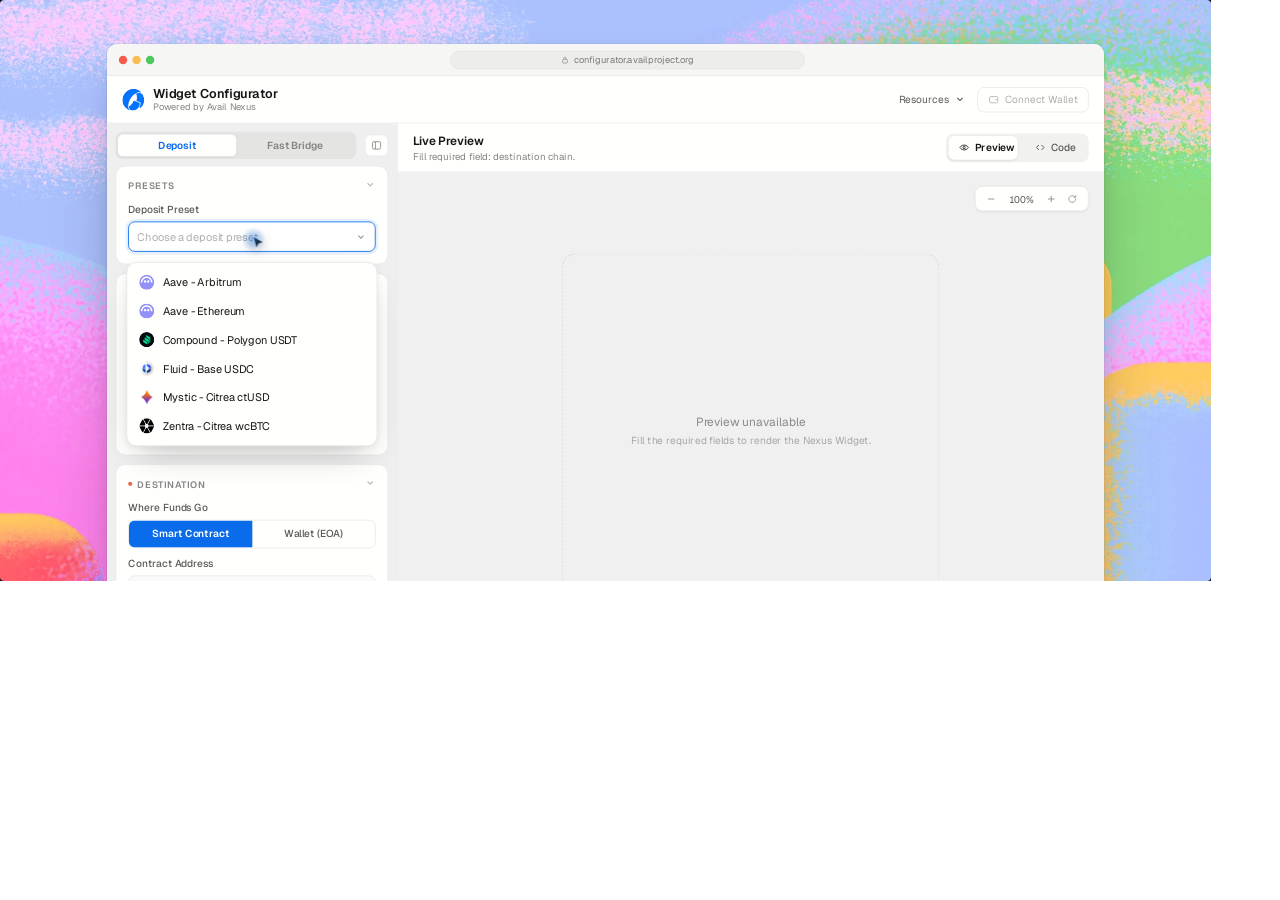
<file: flow/configurator.html>
<!DOCTYPE html>
<html lang="en">
<head>
<meta charset="UTF-8" />
<meta name="viewport" content="width=device-width, initial-scale=1.0" />
<title>Avail Widget Configurator — Prototype</title>
<link rel="preconnect" href="https://fonts.googleapis.com" />
<link rel="preconnect" href="https://fonts.gstatic.com" crossorigin />
<link href="https://fonts.googleapis.com/css2?family=Geist:wght@300;400;500;600;700&family=Geist+Mono:wght@400;500&display=swap" rel="stylesheet" />
<style>
/* Delight is the licensed display face used by the Nexus widget (local install only) */
@font-face{font-family:"Delight";font-weight:400;font-display:swap;src:local("Delight"),local("Delight Regular"),local("Delight-Regular");}
@font-face{font-family:"Delight";font-weight:500;font-display:swap;src:local("Delight Medium"),local("Delight-Medium");}
@font-face{font-family:"Delight";font-weight:600;font-display:swap;src:local("Delight SemiBold"),local("Delight-SemiBold");}

:root{
  --bg:#F0F0F0;
  --surface:#FFFFFE;
  --border:#E9E9E8;
  --ink:#161615;
  --ink-2:#5A5A58;
  --muted:#858585;
  --faint:#AFAFAD;
  --blue:#0A6BEB;
  --field:#FAFAFA;
  --chip:#F4F4F3;
  --green:#12894F;
  --green-bg:#EBF8F1;
  --green-bd:#BFE6D2;
  --accent:#0A6BEB;              /* live-themed by the Appearance section */
  --sans:"Geist",system-ui,-apple-system,sans-serif;
  --mono:"Geist Mono",ui-monospace,SFMono-Regular,Menlo,monospace;
  --display:"Delight","Geist",system-ui,sans-serif;
  --ease:cubic-bezier(.22,.61,.36,1);
  --ease-spring:cubic-bezier(.34,1.56,.64,1);
}
*{box-sizing:border-box;-webkit-font-smoothing:antialiased;text-rendering:optimizeLegibility}
html,body{height:100%;margin:0}
body{
  font-family:var(--sans);
  background:radial-gradient(1400px 800px at 50% -12%, #ffffff 0%, #ececeb 55%, #e2e2e0 100%);
  color:var(--ink);
  display:flex;flex-direction:column;align-items:center;justify-content:center;
  gap:20px;min-height:100vh;padding:28px 16px;
}
.stage{display:flex;flex-direction:column;align-items:center;gap:18px}

/* ---------- window frame ---------- */
.frame{
  position:relative;width:1180px;height:764px;border-radius:16px;overflow:hidden;background:#fff;
  box-shadow:0 50px 90px -34px rgba(20,20,20,.42), 0 10px 34px -14px rgba(20,20,20,.2), 0 0 0 1px rgba(20,20,20,.05);
}
.winbar{height:38px;background:#F6F6F5;border-bottom:1px solid var(--border);display:flex;align-items:center;gap:10px;padding:0 14px}
.wdots{display:flex;gap:6px}
.wdots i{width:10px;height:10px;border-radius:999px;display:block}
.urlpill{flex:1;max-width:420px;margin:0 auto;height:22px;border-radius:999px;background:#EDEDEC;border:1px solid #E4E4E2;
  display:flex;align-items:center;justify-content:center;gap:6px;font-size:11px;color:#7a7a78}
.app{height:calc(100% - 38px);display:flex;flex-direction:column;background:var(--bg)}

/* ---------- app bar ---------- */
.appbar{height:56px;background:var(--surface);border-bottom:1px solid var(--border);display:flex;align-items:center;justify-content:space-between;padding:0 18px;flex-shrink:0}
.brand{display:flex;align-items:center;gap:10px}
.brand img{width:26px;height:26px;border-radius:999px;display:block}
.brand .t1{font-size:15px;font-weight:600;line-height:17px;color:#161616}
.brand .t2{font-size:11px;color:var(--muted);line-height:14px}
.appbar .r{display:flex;align-items:center;gap:14px}
.ghostbtn{display:flex;align-items:center;gap:6px;font-size:12px;color:var(--ink-2)}
.connectbtn{display:flex;align-items:center;gap:7px;height:30px;padding:0 12px;border-radius:8px;border:1px solid var(--border);background:var(--surface);font-size:12px;color:var(--faint)}

/* ---------- body split ---------- */
.body{flex:1;display:flex;min-height:0}
.left{width:344px;flex-shrink:0;border-right:1px solid var(--border);display:flex;flex-direction:column;background:#EFEFEF;min-height:0}
.tabsrow{display:flex;align-items:center;gap:10px;padding:10px 10px 8px;flex-shrink:0}
.tabs{flex:1;display:flex;background:#E4E4E2;border-radius:8px;padding:3px;position:relative}
.tab{flex:1;text-align:center;padding:5px 0;border-radius:6px;font-size:12px;font-weight:600;color:var(--muted);cursor:pointer;position:relative;z-index:1;transition:color .22s var(--ease)}
.tab.on{color:var(--blue)}
.tabglide{position:absolute;top:3px;bottom:3px;left:3px;width:calc(50% - 3px);background:var(--surface);border-radius:6px;box-shadow:0 1px 3px rgba(22,22,21,.07);transition:transform .34s var(--ease-spring)}
.tabs.bridge .tabglide{transform:translateX(100%)}
.collapse{width:28px;height:26px;border-radius:7px;border:1px solid var(--border);background:var(--surface);display:flex;align-items:center;justify-content:center;flex-shrink:0}

.panelwrap{flex:1;position:relative;min-height:0;overflow:hidden}
.panel{position:absolute;inset:0;overflow:hidden;padding:0 10px 14px;display:flex;flex-direction:column;gap:10px;
  transition:opacity .3s var(--ease), transform .34s var(--ease)}
.panel.off{opacity:0;transform:translateY(10px);pointer-events:none}

/* ---------- panel cards ---------- */
.card{background:var(--surface);border:1px solid var(--border);border-radius:12px;padding:12px 14px 14px;position:relative;flex-shrink:0}
.sechead{display:flex;align-items:center;justify-content:space-between;margin-bottom:10px}
.seclabel{display:flex;align-items:center;gap:6px;font-size:11px;font-weight:600;letter-spacing:.077em;text-transform:uppercase;color:var(--muted)}
.reqdot{width:5px;height:5px;border-radius:999px;background:#E8674F;flex-shrink:0;transition:background .3s var(--ease),opacity .3s}
.reqdot.ok{background:#19A463;opacity:.9}
.chevs{color:#B9B9B7}
.fieldlab{font-size:12px;font-weight:500;color:var(--ink-2);margin:10px 0 6px}
.field{height:36px;border:1px solid var(--border);background:var(--field);border-radius:8px;display:flex;align-items:center;gap:8px;padding:0 10px;font-size:13px;color:var(--ink-2);cursor:pointer;transition:border-color .2s,background .2s,box-shadow .2s}
.field.focus{border-color:var(--blue);background:#fff;box-shadow:0 0 0 3px rgba(10,107,235,.1)}
.field .ph{color:var(--faint)}
.field .val{display:flex;align-items:center;gap:8px;flex:1;min-width:0;white-space:nowrap;overflow:hidden;text-overflow:ellipsis}
.field img.mini{width:18px;height:18px;border-radius:999px;display:block;flex-shrink:0}
.caret{margin-left:auto;flex-shrink:0;color:#9C9C9A;display:flex;align-items:center}
.mono{font-family:var(--mono);font-size:11.5px;letter-spacing:-.01em}
.flash{animation:fieldFlash .95s var(--ease)}
@keyframes fieldFlash{
  0%{box-shadow:0 0 0 0 rgba(10,107,235,0);background:var(--field)}
  22%{box-shadow:0 0 0 3px rgba(10,107,235,.16);background:#F3F8FF}
  100%{box-shadow:0 0 0 0 rgba(10,107,235,0);background:var(--field)}
}
.rowsplit{display:flex;gap:10px}
.rowsplit>div{flex:1;min-width:0}
.clearrow{display:flex;justify-content:flex-end;margin-top:8px}
.clearlink{color:var(--blue);font-size:12px;font-weight:600;cursor:pointer}
.metarow{display:flex;align-items:center;justify-content:flex-end;gap:8px;margin-top:8px;font-size:11.5px;color:var(--muted)}
.hidden{display:none !important}

/* token chips */
.chips{display:flex;flex-wrap:wrap;gap:6px;margin-top:8px}
.tchip{display:flex;align-items:center;gap:6px;height:28px;padding:0 8px 0 6px;border:1px solid var(--border);border-radius:8px;background:var(--surface);font-size:12px;font-weight:500;
  animation:chipIn .38s var(--ease-spring) both}
.tchip img{width:16px;height:16px;border-radius:999px}
.tchip .x{color:#A9A9A7;font-size:11px;margin-left:2px}
@keyframes chipIn{from{opacity:0;transform:scale(.7) translateY(4px)}to{opacity:1;transform:none}}

/* verified badge */
.verified{display:inline-flex;align-items:center;gap:4px;height:22px;padding:0 8px;border-radius:6px;background:var(--green-bg);border:1px solid var(--green-bd);color:var(--green);
  font-size:10px;font-weight:600;letter-spacing:.06em;text-transform:uppercase;flex-shrink:0;animation:chipIn .4s var(--ease-spring) both}

/* ABI box */
.abibox{border:1px solid var(--border);background:var(--field);border-radius:8px;padding:8px 10px;height:74px;overflow:hidden;
  font-family:var(--mono);font-size:10.5px;line-height:15px;color:#7C7C7A;white-space:pre}

/* segmented control */
.seg{display:flex;border:1px solid var(--border);border-radius:8px;overflow:hidden;background:var(--surface);position:relative}
.seg .opt{flex:1;text-align:center;padding:8px 0;font-size:12px;font-weight:500;color:var(--ink-2);cursor:pointer;position:relative;z-index:1;transition:color .24s var(--ease)}
.seg .opt.on{color:#fff;font-weight:600}
.seg .glide{position:absolute;top:0;bottom:0;left:0;width:50%;background:var(--accent);transition:transform .34s var(--ease-spring),background .5s var(--ease)}
.seg.b .glide{transform:translateX(100%)}

/* arg rows */
.argrow{display:flex;align-items:center;gap:10px;margin-top:8px}
.argrow .k{font-size:11.5px;color:var(--ink-2);flex:1}
.argrow .v{width:150px;height:32px;border:1px solid var(--border);background:var(--field);border-radius:8px;display:flex;align-items:center;padding:0 10px;
  font-family:var(--mono);font-size:11.5px;color:#6C6C6A}
.hintline{font-size:11px;line-height:15px;color:var(--muted);margin-top:8px}
.unit{margin-left:auto;font-size:11.5px;color:var(--faint)}

/* colour swatch */
.colorrow{display:flex;align-items:center;gap:10px}
.swatch{width:36px;height:36px;border-radius:8px;border:1px solid rgba(0,0,0,.06);background:var(--accent);flex-shrink:0;cursor:pointer;transition:background .5s var(--ease)}
.hexfield{flex:1;min-width:0}

/* reset */
.resetbtn{display:flex;align-items:center;justify-content:center;gap:8px;height:38px;border:1px solid var(--border);background:var(--surface);border-radius:10px;font-size:12.5px;font-weight:500;color:var(--ink-2);flex-shrink:0}

/* ---------- dropdown menus ---------- */
.menu{position:absolute;left:12px;right:12px;top:100%;margin-top:-2px;z-index:40;
  background:var(--surface);border:1px solid var(--border);border-radius:12px;box-shadow:0 18px 40px -16px rgba(20,20,20,.3),0 2px 8px rgba(20,20,20,.06);
  padding:6px;max-height:250px;overflow:hidden;
  opacity:0;transform:translateY(-6px) scale(.98);pointer-events:none;transform-origin:top center;
  transition:opacity .2s var(--ease),transform .26s var(--ease-spring)}
.menu.open{opacity:1;transform:none;pointer-events:auto}
#chainMenu{top:96px;margin-top:0;max-height:232px}
#tokenMenu{top:166px;margin-top:0;max-height:216px}
.menu .scroller{transition:transform .6s var(--ease)}
.mrow{display:flex;align-items:center;gap:10px;height:34px;padding:0 8px;border-radius:8px;font-size:13px;color:var(--ink);cursor:pointer;transition:background .16s}
.mrow.hot{background:#F2F5FB}
.mrow img{width:18px;height:18px;border-radius:999px;display:block;flex-shrink:0}
.mrow .addr{font-family:var(--mono);font-size:9px;color:var(--faint);line-height:11px;white-space:nowrap;overflow:hidden;text-overflow:ellipsis}
.mrow .col{display:flex;flex-direction:column;justify-content:center;flex:1;min-width:0}
.mrow .col b{font-size:12.5px;font-weight:500}
.mrow .plus{margin-left:auto;color:var(--muted);font-size:15px}
.mrow .tick{margin-left:auto;color:var(--blue);display:flex;align-items:center}
.menu.open .mrow{animation:mrowIn .3s var(--ease) both}
.menu.open .mrow:nth-child(1){animation-delay:.02s}
.menu.open .mrow:nth-child(2){animation-delay:.05s}
.menu.open .mrow:nth-child(3){animation-delay:.08s}
.menu.open .mrow:nth-child(4){animation-delay:.11s}
.menu.open .mrow:nth-child(5){animation-delay:.14s}
.menu.open .mrow:nth-child(6){animation-delay:.17s}
@keyframes mrowIn{from{opacity:0;transform:translateY(-4px)}to{opacity:1;transform:none}}

/* colour picker popover */
.colorpop{position:absolute;left:14px;width:236px;bottom:58px;z-index:45;background:var(--surface);border:1px solid var(--border);border-radius:12px;
  box-shadow:0 18px 40px -16px rgba(20,20,20,.32);padding:10px;
  opacity:0;transform:translateY(6px) scale(.97);pointer-events:none;transform-origin:bottom left;
  transition:opacity .2s var(--ease),transform .26s var(--ease-spring)}
.colorpop.open{opacity:1;transform:none}
.satbox{height:110px;border-radius:8px;position:relative;overflow:hidden;
  background:linear-gradient(to top,#000,rgba(0,0,0,0)),linear-gradient(to right,#fff,var(--picked,#0A6BEB))}
.satdot{position:absolute;width:12px;height:12px;border-radius:999px;border:2px solid #fff;box-shadow:0 1px 4px rgba(0,0,0,.4);transform:translate(-50%,-50%);
  left:88%;top:14%;transition:left .5s var(--ease),top .5s var(--ease)}
.huerow{display:flex;align-items:center;gap:8px;margin-top:9px}
.huebar{flex:1;height:10px;border-radius:999px;position:relative;
  background:linear-gradient(90deg,#f00,#ff0,#0f0,#0ff,#00f,#f0f,#f00)}
.huedot{position:absolute;top:50%;width:14px;height:14px;border-radius:999px;border:2px solid #fff;box-shadow:0 1px 4px rgba(0,0,0,.35);
  transform:translate(-50%,-50%);left:62%;background:var(--accent);transition:left .45s var(--ease),background .45s var(--ease)}
.rgbrow{display:flex;gap:6px;margin-top:10px}
.rgbcell{flex:1;text-align:center}
.rgbcell .b{height:26px;border:1px solid var(--border);border-radius:6px;display:flex;align-items:center;justify-content:center;font-size:11px;font-family:var(--mono)}
.rgbcell .l{font-size:9px;color:var(--muted);margin-top:3px}

/* ---------- right / preview ---------- */
.right{flex:1;display:flex;flex-direction:column;min-width:0}
.previewbar{height:58px;background:var(--surface);border-bottom:1px solid var(--border);display:flex;align-items:center;justify-content:space-between;padding:0 18px;flex-shrink:0}
.previewbar .t1{font-size:14px;font-weight:600}
.previewbar .t2{font-size:11.5px;color:var(--muted);margin-top:2px;transition:color .3s}
.previewbar .t2.ok{color:var(--green)}
.viewseg{display:flex;background:#F1F1F0;border-radius:9px;padding:3px;position:relative}
.viewseg .vopt{position:relative;z-index:1;display:flex;align-items:center;gap:6px;padding:6px 12px;border-radius:7px;font-size:12px;font-weight:500;color:var(--ink-2);cursor:pointer;transition:color .2s}
.viewseg .vopt.on{color:var(--ink);font-weight:600}
.viewseg .vglide{position:absolute;top:3px;bottom:3px;left:3px;width:calc(50% - 3px);background:var(--surface);border-radius:7px;box-shadow:0 1px 3px rgba(22,22,21,.1);transition:transform .32s var(--ease-spring)}
.viewseg.code .vglide{transform:translateX(100%)}

.canvas{flex:1;position:relative;background:var(--bg);display:flex;align-items:center;justify-content:center;overflow:hidden}
.zoompill{position:absolute;top:16px;right:18px;height:30px;display:flex;align-items:center;gap:12px;padding:0 12px;border-radius:9px;background:var(--surface);border:1px solid var(--border);
  font-size:11.5px;color:var(--ink-2);box-shadow:0 1px 3px rgba(22,22,21,.06);z-index:5}
.zoompill span.z{width:34px;text-align:center;font-variant-numeric:tabular-nums}
.zoompill{transition:opacity .3s var(--ease)}
.zoompill.hide{opacity:0;pointer-events:none}

.emptybox{width:446px;height:420px;border:1.5px dashed #D6D6D4;border-radius:16px;display:flex;flex-direction:column;align-items:center;justify-content:center;gap:6px;
  transition:opacity .45s var(--ease),transform .5s var(--ease),filter .45s var(--ease)}
.emptybox .e1{font-size:14px;color:#8A8A88}
.emptybox .e2{font-size:12px;color:#A6A6A4}
.emptybox.gone{opacity:0;transform:scale(.96);filter:blur(6px);pointer-events:none}

/* ---------- the widget ---------- */
.widget{position:absolute;width:412px;border-radius:20px;background:var(--surface);padding:16px;
  box-shadow:0 24px 50px -24px rgba(20,20,20,.28),0 2px 10px -4px rgba(20,20,20,.12),0 0 0 1px rgba(20,20,20,.04);
  display:flex;flex-direction:column;gap:12px;overflow:hidden;
  opacity:0;transform:translateY(16px) scale(.94);filter:blur(10px);pointer-events:none;
  transition:opacity .5s var(--ease),transform .62s var(--ease-spring),filter .5s var(--ease)}
.widget.in{opacity:1;transform:none;filter:none;pointer-events:auto}
.widget::before{content:"";position:absolute;inset:0;background-image:var(--cardbg);background-size:cover;background-position:center;opacity:.85;pointer-events:none}
.widget>*{position:relative;z-index:1}
.whead{display:flex;align-items:center;justify-content:space-between;gap:10px}
.wtitle{font-family:var(--display);font-size:17px;font-weight:500;color:#1F1F1F;line-height:22px}
.wrefresh{width:28px;height:28px;border-radius:999px;background:var(--surface);border:1px solid var(--border);display:flex;align-items:center;justify-content:center;flex-shrink:0}
.wcard{border:1px solid #EDEDEC;border-radius:14px;background:rgba(255,255,254,.75);padding:13px 14px;display:flex;flex-direction:column;gap:10px}
.wlabelrow{display:flex;align-items:center;justify-content:space-between}
.wlabel{font-size:10px;font-weight:600;letter-spacing:.09em;text-transform:uppercase;color:#8A8A88}
.wbal{font-size:11.5px;color:var(--ink-2)}
.wbal b{font-weight:600;color:var(--ink)}
.wamtrow{display:flex;align-items:center;gap:12px}
.wamt{font-family:var(--display);font-size:38px;font-weight:500;line-height:42px;letter-spacing:-.01em;color:var(--ink);font-variant-numeric:tabular-nums;transition:color .4s}
.wamt.zero{color:#C9C9C7}
.tokpill{margin-left:auto;display:flex;align-items:center;gap:7px;background:var(--surface);border:1px solid var(--border);border-radius:999px;padding:5px 10px 5px 5px;
  box-shadow:0 1px 2px rgba(22,22,21,.05);flex-shrink:0;font-size:14px;font-weight:600}
.tokpill .stack{display:flex;align-items:center}
.tokpill .stack img{width:24px;height:24px;border-radius:999px;display:block;outline:1.5px solid #fff}
.tokpill .stack img+img{margin-left:-9px}
.tokpill .caretw{color:#9C9C9A;display:flex;align-items:center}
.wsub{display:flex;align-items:center;justify-content:space-between;font-size:11.5px;color:var(--muted)}
.wchips{display:flex;gap:6px;transition:opacity .35s var(--ease)}
.wchips.dim{opacity:.32}
.wchip{flex:1;text-align:center;background:var(--chip);border-radius:8px;padding:6px 0;font-size:11.5px;font-weight:500;color:#363635}
.autopill{display:inline-flex;align-items:center;height:19px;padding:0 8px;border-radius:999px;border:1px solid color-mix(in srgb,var(--accent) 34%,#fff);
  color:var(--accent);font-size:9.5px;font-weight:600;letter-spacing:.08em;text-transform:uppercase;transition:.4s var(--ease)}
.wpaytext{font-size:13px;color:var(--ink-2)}
.wcta{height:42px;border-radius:10px;background:var(--accent);color:#fff;display:flex;align-items:center;justify-content:center;font-size:13px;font-weight:600;
  box-shadow:inset 0 1px 0 rgba(255,255,255,.09),0 1px 2px rgba(0,0,0,.12),0 6px 14px -6px color-mix(in srgb,var(--accent) 70%,transparent);
  position:relative;overflow:hidden;transition:background .5s var(--ease),box-shadow .5s var(--ease)}
.wcta::after{content:"";position:absolute;top:0;left:-60%;width:40%;height:100%;background:linear-gradient(100deg,transparent,rgba(255,255,255,.34),transparent);
  transform:skewX(-18deg);animation:sheen 3.6s ease-in-out infinite}
@keyframes sheen{0%{left:-60%}55%,100%{left:135%}}
.wrow{display:flex;align-items:center;justify-content:space-between}
.assetpill{display:flex;align-items:center;gap:6px;border:1px dashed #D9D9D7;border-radius:999px;padding:6px 12px;font-size:13px;font-weight:600;color:var(--ink-2)}
.addmore{font-size:11.5px;color:var(--faint)}
.wdiv{height:1px;background:var(--border);margin:2px 0}
.editlink{font-size:11.5px;font-weight:600;color:var(--accent);background:color-mix(in srgb,var(--accent) 8%,#fff);border-radius:6px;padding:3px 8px;transition:.4s}

/* ---------- code pane ---------- */
.codepane{position:absolute;left:24px;right:24px;top:22px;bottom:22px;border-radius:14px;background:#101318;overflow:hidden;
  opacity:0;transform:translateY(12px) scale(.985);pointer-events:none;
  transition:opacity .4s var(--ease),transform .5s var(--ease)}
.codepane.in{opacity:1;transform:none;pointer-events:auto}
.codehead{position:absolute;top:12px;right:14px;z-index:3;display:flex;gap:8px;align-items:center}
.copybtn{width:30px;height:30px;border-radius:8px;background:#1B1F26;border:1px solid #2A2F38;display:flex;align-items:center;justify-content:center}
.toast{position:absolute;top:16px;right:54px;background:#1B1F26;border:1px solid #2A2F38;color:#CFE6FF;font-size:11px;padding:5px 10px;border-radius:7px;
  opacity:0;transform:translateX(6px);transition:.25s var(--ease);z-index:3;white-space:nowrap}
.toast.on{opacity:1;transform:none}
.codebody{padding:12px 20px;font-family:var(--mono);font-size:10.5px;line-height:14px;color:#C9D3E0;height:100%;overflow:hidden}
.cline{white-space:pre;opacity:0;transform:translateY(3px)}
.cline.on{opacity:1;transform:none;transition:opacity .26s var(--ease),transform .26s var(--ease)}
.kw{color:#C792EA}.str{color:#8ED08B}.num{color:#F5B76B}.prop{color:#7FB6F5}

/* ---------- demo cursor ---------- */
.fake-cursor{position:absolute;top:0;left:0;z-index:90;pointer-events:none;opacity:0;will-change:transform;filter:drop-shadow(0 3px 7px rgba(0,0,0,.32))}
.fake-cursor::before{content:"";position:absolute;left:-9px;top:-9px;width:30px;height:30px;border-radius:999px;
  background:radial-gradient(circle,rgba(10,107,235,.42),rgba(10,107,235,0) 68%);animation:cursorPulse 1.8s ease-in-out infinite}
@keyframes cursorPulse{0%,100%{transform:scale(.9);opacity:.75}50%{transform:scale(1.15);opacity:1}}
.cur-inner{transform-origin:6px 4px;display:block}
.cur-inner.click{animation:curClick .4s var(--ease-spring)}
@keyframes curClick{30%{transform:scale(.55)}65%{transform:scale(1.15)}100%{transform:scale(1)}}
.tap-ripple{position:absolute;z-index:85;width:44px;height:44px;border-radius:999px;border:2px solid rgba(10,107,235,.55);
  background:radial-gradient(circle,rgba(10,107,235,.22),rgba(10,107,235,0) 62%);transform:translate(-50%,-50%) scale(.15);opacity:0;pointer-events:none}
.tap-ripple.go{animation:ripple .62s cubic-bezier(.2,.7,.3,1)}
@keyframes ripple{0%{opacity:.85;transform:translate(-50%,-50%) scale(.15)}100%{opacity:0;transform:translate(-50%,-50%) scale(2.1)}}
.caretbar{display:inline-block;width:1.5px;height:13px;background:var(--blue);margin-left:1px;vertical-align:-2px;animation:blink 1.05s steps(1) infinite}
@keyframes blink{0%,50%{opacity:1}51%,100%{opacity:0}}

/* ---------- controls ---------- */
.controls{display:flex;align-items:center;gap:10px;background:#fff;border:1px solid #e6e6e4;border-radius:999px;padding:7px 8px;box-shadow:0 12px 30px -16px rgba(0,0,0,.3)}
.ctrl{border:none;background:#f2f2f1;color:var(--ink);width:38px;height:38px;border-radius:999px;font-size:15px;cursor:pointer;display:flex;align-items:center;justify-content:center;transition:.15s;font-family:var(--sans)}
.ctrl:hover{background:#e8e8e6}
.ctrl.play{background:var(--blue);color:#fff;width:auto;padding:0 18px;gap:8px;font-weight:500}
.ctrl.play.on{background:var(--ink)}
.steplabel{font-size:13px;color:#6b6b69;min-width:190px;text-align:center;font-weight:500}
.dots{display:flex;gap:6px;align-items:center}
.pdot{width:7px;height:7px;border-radius:999px;background:#d3d3d1;cursor:pointer;transition:.2s}
.pdot.on{background:var(--blue);width:20px}
.hint{font-size:12.5px;color:#8a8a88;text-align:center;max-width:660px;line-height:1.5}
.hint b{color:#5a5a58;font-weight:600}
</style>

<style id="player-override">
/* ===== embeddable player build =====
   Drops the prototype's page chrome and pins the browser frame onto the
   Figma panel's own gradient plate (1211x581, the artboard size). */
html,body{height:auto;margin:0;padding:0;background:transparent!important}
body{display:block!important;min-height:0!important;padding:0!important;gap:0!important;
  background:none!important;overflow:hidden}
.controls,.hint{display:none!important}

#vstage{
  position:relative;
  zoom:var(--zoom,1);
  width:var(--sw); height:var(--sh);
  overflow:hidden;
  background:#c9d3f7;
}
#vbg{position:absolute;inset:0;width:100%;height:100%;object-fit:cover;display:block}
/* the window sits where the artboard puts it: 107,44 at 997 wide, and runs
   off the bottom of the panel exactly as it does in the design */
#vstage .stage{
  position:absolute; left:107px; top:44px;
  transform:scale(var(--winScale));
  transform-origin:top left;
  gap:0;
}
#vstage .frame{ border-radius:12px 12px 0 0 }
/* The panel's last stretch sits behind the stage clip, so on its own it can
   never scroll the final section into view. Extra trailing space gives it the
   room; it is empty, so nothing shows. */
#vstage #panel-deposit, #vstage #panel-bridge{ padding-bottom:190px }

/* the preview's token pill: one token, badged with the destination chain */
#vstage .tokpill .stack .tokone{position:relative;display:block;width:24px;height:24px;flex-shrink:0}
#vstage .tokpill .stack .tokone img{width:24px;height:24px;border-radius:999px;display:block}
#vstage .tokpill .stack .tokone img+img{margin-left:0}
#vstage .tokpill .stack .tokone img.tokchain{
  position:absolute;right:-3px;bottom:-3px;
  width:12px;height:12px;outline:1.5px solid #fff;background:#fff;
}
</style>
</head>
<body>

<div class="stage">
  <div class="frame" id="frame">
    <div class="winbar">
      <div class="wdots"><i style="background:#F45D4C"></i><i style="background:#F7BE4F"></i><i style="background:#4CC85E"></i></div>
      <div class="urlpill">@lock@ configurator.availproject.org</div>
    </div>

    <div class="app">
      <div class="appbar">
        <div class="brand">
          <img id="availlogo" alt="" />
          <div><div class="t1">Widget Configurator</div><div class="t2">Powered by Avail Nexus</div></div>
        </div>
        <div class="r">
          <div class="ghostbtn">Resources @chevD@</div>
          <div class="connectbtn">@wallet@ Connect Wallet</div>
        </div>
      </div>

      <div class="body">
        <!-- ===== left panel ===== -->
        <div class="left">
          <div class="tabsrow">
            <div class="tabs" id="tabs">
              <div class="tabglide"></div>
              <div class="tab on" id="tab-deposit">Deposit</div>
              <div class="tab" id="tab-bridge">Fast Bridge</div>
            </div>
            <div class="collapse">@collapse@</div>
          </div>

          <div class="panelwrap">
            <div class="panel" id="panel-deposit">

              <div class="card" id="sec-presets">
                <div class="sechead"><span class="seclabel">Presets</span><span class="chevs">@chevD@</span></div>
                <div class="fieldlab" style="margin-top:0">Deposit Preset</div>
                <div class="field" id="presetField">
                  <span class="val" id="presetVal"><span class="ph">Choose a deposit preset</span></span>
                  <span class="caret">@chevD@</span>
                </div>
                <div class="clearrow hidden" id="presetClearRow"><span class="clearlink">Clear</span></div>
                <div class="menu" id="presetMenu"></div>
              </div>

              <div class="card" id="sec-chain">
                <div class="sechead"><span class="seclabel"><i class="reqdot" id="dot-chain"></i>Chain &amp; Tokens</span><span class="chevs">@chevD@</span></div>
                <div class="fieldlab" style="margin-top:0">Destination Chain</div>
                <div class="field" id="chainField">
                  <span class="val" id="chainVal"><span class="ph">Select an option</span></span>
                  <span class="caret">@chevD@</span>
                </div>
                <div class="fieldlab">Accepted Deposit Tokens</div>
                <div class="field" id="tokenField">
                  <span class="val" id="tokenSearchVal"><span class="ph">Search tokens by symbol or address</span></span>
                  <span class="caret">@search@</span>
                </div>
                <div class="chips" id="tokenChips"></div>
                <div class="metarow"><span id="tokenCount">0 Tokens Selected</span></div>
                <div class="menu" id="chainMenu"></div>
                <div class="menu" id="tokenMenu"></div>
              </div>

              <div class="card" id="sec-dest">
                <div class="sechead"><span class="seclabel"><i class="reqdot" id="dot-dest"></i>Destination</span><span class="chevs">@chevD@</span></div>
                <div class="fieldlab" style="margin-top:0">Where Funds Go</div>
                <div class="seg" id="destSeg">
                  <div class="glide"></div>
                  <div class="opt on" id="opt-contract">Smart Contract</div>
                  <div class="opt" id="opt-eoa">Wallet (EOA)</div>
                </div>

                <div id="destContract">
                  <div class="fieldlab">Contract Address</div>
                  <div class="field" id="addrField">
                    <span class="val mono" id="addrVal"><span class="ph">0x...</span></span>
                    <span id="verifiedSlot"></span>
                  </div>
                  <div class="fieldlab">ABI</div>
                  <div class="abibox" id="abiBox">[{ "type": "function", "name": "deposit", ... }]</div>
                  <div id="fnBlock" class="hidden">
                    <div class="fieldlab">Function to Call · <span style="color:var(--faint)">preset</span></div>
                    <div class="field"><span class="val mono" id="fnVal">supply(address,uint256,address,uint16)</span><span class="caret">@chevD@</span></div>
                    <div class="fieldlab">Function Arguments</div>
                    <div class="argrow"><span class="k">asset · address</span><span class="v">{token}</span></div>
                    <div class="argrow"><span class="k">amount · uint256</span><span class="v">{amount}</span></div>
                    <div class="argrow"><span class="k">onBehalfOf · address</span><span class="v">{user}</span></div>
                    <div class="argrow"><span class="k">referralCode · uint16</span><span class="v">0</span></div>
                  </div>
                  <div class="fieldlab">Gas Limit</div>
                  <div class="field"><span class="val" id="gasVal"><span class="ph">400000</span></span><span class="unit">Units</span></div>
                  <div class="hintline">Required by the SDK. Use a slightly inflated limit for this protocol because the SDK will not estimate deposit gas.</div>
                </div>

                <div id="destEoa" class="hidden">
                  <div class="fieldlab">Recipient</div>
                  <div class="field"><span class="val" id="eoaVal">Connected wallet address</span><span class="caret">@chevD@</span></div>
                  <div class="hintline">Funds land straight in the user's wallet on the destination chain — no contract call, no ABI.</div>
                </div>
              </div>

              <div class="card" id="sec-amount">
                <div class="sechead"><span class="seclabel">Amount</span><span class="chevs">@chevD@</span></div>
                <div class="fieldlab" style="margin-top:0">Amount Input</div>
                <div class="seg" id="amtSeg">
                  <div class="glide"></div>
                  <div class="opt on" id="opt-user">User Specified</div>
                  <div class="opt" id="opt-fixed">Fixed Amount</div>
                </div>
                <div id="prefillBlock" class="hidden">
                  <div class="fieldlab">Prefilled Amount</div>
                  <div class="field"><span class="val" id="prefillVal"><span class="ph">0</span></span><span class="unit" id="prefillUnit">USDT0</span></div>
                </div>
                <div class="fieldlab">Deposit Limits (Optional)</div>
                <div class="rowsplit">
                  <div><div class="fieldlab" style="margin-top:0">Min</div><div class="field"><span class="val" id="minVal"><span class="ph">0</span></span></div></div>
                  <div><div class="fieldlab" style="margin-top:0">Max</div><div class="field"><span class="val" id="maxVal"><span class="ph">1000</span></span></div></div>
                </div>
              </div>

              <div class="card" id="sec-appearance">
                <div class="sechead"><span class="seclabel">Appearance</span><span class="chevs">@chevD@</span></div>
                <div class="rowsplit">
                  <div><div class="fieldlab" style="margin-top:0">App Name</div><div class="field"><span class="val" id="appNameVal"><span class="ph">Acme App</span></span></div></div>
                  <div><div class="fieldlab" style="margin-top:0">Widget Heading</div><div class="field" id="headingField"><span class="val" id="headingVal"><span class="ph">Deposit on Aave</span></span></div></div>
                </div>
                <div class="fieldlab">Logo URL (optional)</div>
                <div class="field"><span class="val" id="logoVal"><span class="ph">https://.../logo.svg</span></span></div>
                <div class="fieldlab">Primary Colour</div>
                <div class="colorrow">
                  <div class="swatch" id="swatch"></div>
                  <div class="field hexfield"><span class="val mono" id="hexVal">#0A6BEB</span></div>
                </div>
                <div class="colorpop" id="colorPop">
                  <div class="satbox"><div class="satdot" id="satdot"></div></div>
                  <div class="huerow">@dropper@<div class="huebar"><div class="huedot" id="huedot"></div></div></div>
                  <div class="rgbrow">
                    <div class="rgbcell"><div class="b" id="rgb-r">10</div><div class="l">R</div></div>
                    <div class="rgbcell"><div class="b" id="rgb-g">107</div><div class="l">G</div></div>
                    <div class="rgbcell"><div class="b" id="rgb-b">235</div><div class="l">B</div></div>
                  </div>
                </div>
              </div>

              <div class="resetbtn">@reset@ Reset All</div>
            </div>

            <div class="panel off" id="panel-bridge">
              <div class="card">
                <div class="sechead"><span class="seclabel">Destination Tokens</span><span class="chevs">@chevD@</span></div>
                <div class="fieldlab" style="margin-top:0">Destination Tokens</div>
                <div class="field"><span class="val"><span class="ph">Search tokens by symbol or address</span></span><span class="caret">@search@</span></div>
                <div class="chips" id="bridgeChips"></div>
                <div class="metarow"><span id="bridgeCount">0 Tokens Selected</span></div>
              </div>
              <div class="card">
                <div class="sechead"><span class="seclabel">Appearance</span><span class="chevs">@chevD@</span></div>
                <div class="fieldlab" style="margin-top:0">Widget Heading</div>
                <div class="field"><span class="val" id="bridgeHeading">Move funds to Arbitrum</span></div>
                <div class="fieldlab">Primary Colour</div>
                <div class="colorrow">
                  <div class="swatch"></div>
                  <div class="field hexfield"><span class="val mono" id="bridgeHex">#0A6BEB</span></div>
                </div>
              </div>
              <div class="resetbtn">@reset@ Reset All</div>
            </div>
          </div>
        </div>

        <!-- ===== right / preview ===== -->
        <div class="right">
          <div class="previewbar">
            <div>
              <div class="t1" id="previewTitle">Live Preview</div>
              <div class="t2" id="previewSub">Fill required field: destination chain.</div>
            </div>
            <div class="viewseg" id="viewSeg">
              <div class="vglide"></div>
              <div class="vopt on" id="vopt-preview">@eye@ Preview</div>
              <div class="vopt" id="vopt-code">@code@ Code</div>
            </div>
          </div>

          <div class="canvas" id="canvas">
            <div class="zoompill">@minus@<span class="z">100%</span>@plus@@reset2@</div>

            <div class="emptybox" id="emptybox">
              <div class="e1">Preview unavailable</div>
              <div class="e2">Fill the required fields to render the Nexus Widget.</div>
            </div>

            <div class="widget" id="widget">
              <div class="whead">
                <div class="wtitle" id="wTitle">Deposit on Aave</div>
                <div class="wrefresh">@refresh@</div>
              </div>
              <div class="wcard">
                <div class="wlabelrow"><span class="wlabel">Deposit</span><span class="wbal">Total Balance: <b>$0</b></span></div>
                <div class="wamtrow">
                  <span class="wamt zero" id="wAmt">0</span>
                  <span class="tokpill"><span class="stack" id="wTokStack"></span><span id="wTokName">USDT0</span><span class="caretw">@chevD@</span></span>
                </div>
                <div class="wsub"><span id="wApprox">≈ $0.00 ⇅</span><span>Balance: <b style="color:var(--ink)" id="wBalTok">0 USDT0</b></span></div>
                <div class="wchips" id="wChips">
                  <div class="wchip">25%</div><div class="wchip">50%</div><div class="wchip">75%</div><div class="wchip">MAX</div>
                </div>
              </div>
              <div class="wcard">
                <div class="wlabelrow"><span style="display:flex;align-items:center;gap:8px"><span class="wlabel">Pay with</span><span class="autopill">Auto</span></span></div>
                <div class="wpaytext">Sources will be auto selected</div>
              </div>
              <div class="wcta" id="wCta">Connect Wallet</div>
            </div>

            <div class="widget" id="widgetBridge">
              <div class="whead">
                <div class="wtitle" id="wbTitle">Move funds to Arbitrum</div>
                <div class="wrefresh">@refresh@</div>
              </div>
              <div class="wcard">
                <div class="wlabelrow"><span class="wlabel">Send</span><span class="addmore">+ Add more assets</span></div>
                <div class="wamtrow"><span class="wamt zero">0</span><span class="assetpill" style="margin-left:auto">Assets @chevD@</span></div>
                <div class="wsub"><span>≈ $0.00</span></div>
              </div>
              <div class="wcard">
                <div class="wlabelrow"><span class="wlabel">Receive</span></div>
                <div class="wamtrow"><span class="wamt zero">0</span><span class="assetpill" style="margin-left:auto">Assets @chevD@</span></div>
                <div class="wsub"><span>≈ $0.00</span></div>
                <div class="wdiv"></div>
                <div class="wlabelrow"><span class="wlabel">Recipient</span></div>
                <div class="wrow"><span style="font-size:13px;color:var(--ink-2)">Select recipient</span><span class="editlink">Edit</span></div>
              </div>
              <div class="wcta">Connect Wallet</div>
            </div>

            <div class="codepane" id="codepane">
              <div class="codehead">
                <div class="toast" id="copyToast">Copied to clipboard</div>
                <div class="copybtn" id="copyBtn">@copy@</div>
              </div>
              <div class="codebody" id="codebody"></div>
            </div>
          </div>
        </div>
      </div>
    </div>

    <div class="fake-cursor" id="democursor"><span class="cur-inner">
      <svg width="24" height="24" viewBox="0 0 24 24"><path d="M5 2.5L18.5 9.8L12.2 11.6L9.2 17.8L5 2.5Z" fill="#1c1c1c" stroke="#fff" stroke-width="1.3" stroke-linejoin="round"/></svg>
    </span></div>
  </div>

  <div class="controls">
    <button class="ctrl" id="prev">‹</button>
    <div class="steplabel" id="steplabel">Empty configuration</div>
    <button class="ctrl" id="next">›</button>
    <div class="dots" id="dots"></div>
    <button class="ctrl play" id="playbtn"><span id="playicon">▶</span><span id="playtxt">Play</span></button>
  </div>
  <div class="hint">A guided walkthrough of the <b>Avail Widget Configurator</b> — pick a preset, tune chain, tokens, destination, amount and appearance, then copy the generated <b>&lt;NexusWidget /&gt;</b> code. Press <b>Play</b> to auto-run, or ‹ › to step through.</div>
</div>

<script>
const IMG = {
"aavetok": "[data-uri]",
"usdt0": "[data-uri]",
"arbtok": "[data-uri]",
"usdt": "[data-uri]",
"usds": "[data-uri]",
"avail": "[data-uri]",
"aave": "[data-uri]",
"compound": "[data-uri]",
"fluid": "[data-uri]",
"mystic": "[data-uri]",
"usdc": "[data-uri]",
"cardbg": "[data-uri]",
"chain_base": "[data-uri]",
"chain_ethereum": "[data-uri]",
"chain_optimism": "[data-uri]",
"chain_arbitrum": "[data-uri]",
"chain_polygon": "[data-uri]",
"chain_citrea": "[data-uri]",
"chain_scroll": "[data-uri]",
"chain_bnb": "[data-uri]",
"chain_monad": "[data-uri]",
"chain_hyperevm": "[data-uri]",
"chain_megaeth": "[data-uri]"
};

</script>
<script>
/* ---------------- inline icons ---------------- */
const SVG={
  chevD:`<svg width="13" height="13" viewBox="0 0 14 14"><path d="M4 5.5L7 8.5L10 5.5" fill="none" stroke="currentColor" stroke-width="1.4" stroke-linecap="round" stroke-linejoin="round"/></svg>`,
  search:`<svg width="14" height="14" viewBox="0 0 20 20"><circle cx="9" cy="9" r="6" fill="none" stroke="#9a9a98" stroke-width="1.7"/><path d="M13.5 13.5L17 17" stroke="#9a9a98" stroke-width="1.7" stroke-linecap="round"/></svg>`,
  tick:`<svg width="12" height="12" viewBox="0 0 14 14"><path d="M3 7.2L6 10L11 4" fill="none" stroke="currentColor" stroke-width="2" stroke-linecap="round" stroke-linejoin="round"/></svg>`,
  tickG:`<svg width="10" height="10" viewBox="0 0 14 14"><path d="M3 7.2L6 10L11 4" fill="none" stroke="#12894F" stroke-width="2.2" stroke-linecap="round" stroke-linejoin="round"/></svg>`,
  lock:`<svg width="10" height="10" viewBox="0 0 14 14"><rect x="3" y="6" width="8" height="6" rx="1.5" fill="none" stroke="#8a8a88" stroke-width="1.2"/><path d="M5 6V4.4a2 2 0 014 0V6" fill="none" stroke="#8a8a88" stroke-width="1.2"/></svg>`,
  wallet:`<svg width="13" height="13" viewBox="0 0 16 16"><rect x="2" y="4" width="12" height="9" rx="2" fill="none" stroke="#b6b6b4" stroke-width="1.3"/><path d="M11 8.5h1.5" stroke="#b6b6b4" stroke-width="1.6" stroke-linecap="round"/></svg>`,
  collapse:`<svg width="14" height="14" viewBox="0 0 16 16"><rect x="2.5" y="3" width="11" height="10" rx="2" fill="none" stroke="#8a8a88" stroke-width="1.2"/><path d="M6.5 3v10" stroke="#8a8a88" stroke-width="1.2"/></svg>`,
  reset:`<svg width="13" height="13" viewBox="0 0 16 16"><path d="M13 8a5 5 0 11-1.6-3.7M13 3v2.6h-2.6" fill="none" stroke="#6f6f6d" stroke-width="1.3" stroke-linecap="round" stroke-linejoin="round"/></svg>`,
  reset2:`<svg width="13" height="13" viewBox="0 0 16 16"><path d="M13 8a5 5 0 11-1.6-3.7M13 3v2.6h-2.6" fill="none" stroke="#9a9a98" stroke-width="1.3" stroke-linecap="round" stroke-linejoin="round"/></svg>`,
  refresh:`<svg width="14" height="14" viewBox="0 0 16 16"><path d="M13 8a5 5 0 11-1.6-3.7M13 3v2.6h-2.6" fill="none" stroke="#8a8a88" stroke-width="1.3" stroke-linecap="round" stroke-linejoin="round"/></svg>`,
  minus:`<svg width="13" height="13" viewBox="0 0 14 14"><path d="M3.5 7h7" stroke="#9a9a98" stroke-width="1.4" stroke-linecap="round"/></svg>`,
  plus:`<svg width="13" height="13" viewBox="0 0 14 14"><path d="M7 3.5v7M3.5 7h7" stroke="#9a9a98" stroke-width="1.4" stroke-linecap="round"/></svg>`,
  eye:`<svg width="13" height="13" viewBox="0 0 16 16"><path d="M1.8 8S4 4.4 8 4.4 14.2 8 14.2 8 12 11.6 8 11.6 1.8 8 1.8 8z" fill="none" stroke="currentColor" stroke-width="1.2"/><circle cx="8" cy="8" r="1.7" fill="none" stroke="currentColor" stroke-width="1.2"/></svg>`,
  code:`<svg width="13" height="13" viewBox="0 0 16 16"><path d="M5.6 4.8L2.6 8l3 3.2M10.4 4.8L13.4 8l-3 3.2" fill="none" stroke="currentColor" stroke-width="1.4" stroke-linecap="round" stroke-linejoin="round"/></svg>`,
  copy:`<svg width="14" height="14" viewBox="0 0 16 16"><rect x="5.5" y="5.5" width="7.5" height="7.5" rx="1.6" fill="none" stroke="#8B95A5" stroke-width="1.2"/><path d="M10.5 5.5V4a1.5 1.5 0 00-1.5-1.5H4.5A1.5 1.5 0 003 4v4.5A1.5 1.5 0 004.5 10H6" fill="none" stroke="#8B95A5" stroke-width="1.2"/></svg>`,
  dropper:`<svg width="14" height="14" viewBox="0 0 16 16"><path d="M11 2.7l1.6 1.6a1 1 0 010 1.4l-5.9 5.9-2.6.7.7-2.6 5.9-5.9a1 1 0 011.3 0z" fill="none" stroke="#8a8a88" stroke-width="1.2" stroke-linejoin="round"/></svg>`,
};
document.body.innerHTML = document.body.innerHTML.replace(/@(\w+)@/g,(m,k)=> SVG[k] ?? m);
document.getElementById('availlogo').src = IMG.avail;
document.documentElement.style.setProperty('--cardbg','url('+IMG.cardbg+')');

/* ---------------- data ---------------- */
const APP = ((new URLSearchParams(location.search)).get('app') === 'prediction')
  ? { name:'Prediction Market', heading:'Deposit on Prediction Market',
      ph:'Deposit on Prediction Market', typed:'Fund your next position',
      presetA:'Polymarket (Demo) - Base', presetB:'Polymarket (Demo) - Arbitrum',
      // the preset icon names the app; with no app brand it falls to the chain
      imgA:'chain_base', imgB:'chain_arbitrum',
      // CHAINS[8] is Base (8453); TOKENS[3] is plain USDT, TOKENS[2] is USDC.
      //
      // The preset lands on USDT and the search chapter is where USDC arrives.
      // That ordering is the point: with USDC already selected, the chapter
      // searched for a token that was there and added nothing, which read as a
      // dead step. tokensBefore is null because the switch is no longer a
      // sleight of hand inside the preset fill — it is the gesture the demo is
      // there to show.
      chainIdx:8, tokens:[3], tokensBefore:null,
      tokensAfterSearch:[2] }
  : { name:'Aave', heading:'Deposit on Aave Arbitrum',
      ph:'Deposit on Aave', typed:'Earn yield on Aave',
      presetA:'Aave - Arbitrum', presetB:'Aave - Ethereum',
      imgA:'aave', imgB:'aave',
      // CHAINS[9] is Arbitrum (42161); TOKENS[0,1] are USDT0 and AAVE.
      // No tokensBefore: the trading demo fills the field in one go, as it did.
      chainIdx:9, tokens:[0,1], tokensBefore:null,
      tokensAfterSearch:[0,1,2] };
const PRESETS=[
  {n:APP.presetA, img:IMG[APP.imgA]},
  {n:APP.presetB, img:IMG[APP.imgB]},
  {n:'Compound - Polygon USDT', img:IMG.compound},
  {n:'Fluid - Base USDC', img:IMG.fluid},
  {n:'Mystic - Citrea ctUSD', img:IMG.mystic},
  {n:'Zentra - Citrea wcBTC', img:IMG.chain_citrea},
];
const CHAINS=[
  {n:'Ethereum (1)',img:IMG.chain_ethereum},{n:'Optimism (10)',img:IMG.chain_optimism},
  {n:'BNB Chain (56)',img:IMG.chain_bnb},{n:'Polygon (137)',img:IMG.chain_polygon},
  {n:'Monad (143)',img:IMG.chain_monad},{n:'HyperEVM (999)',img:IMG.chain_hyperevm},
  {n:'Citrea (4114)',img:IMG.chain_citrea},{n:'MegaETH (4326)',img:IMG.chain_megaeth},
  {n:'Base (8453)',img:IMG.chain_base},{n:'Arbitrum (42161)',img:IMG.chain_arbitrum},
  {n:'Scroll (534352)',img:IMG.chain_scroll},
];
const CHAIN_IDX=APP.chainIdx;          /* Arbitrum (42161) — the Aave preset's destination */
const PRESET_IDX=0;         /* Aave - Arbitrum */
const TOKENS=[
  {s:'USDT0',a:'0xFd086bC7CD5C481DCC9C85ebE478A1C0b69FCbb9',d:6, img:IMG.usdt0},
  {s:'AAVE', a:'0xba5DdD1f9d7F570dc94a51479a000E3BCE967196',d:18,img:IMG.aavetok},
  {s:'USDC', a:'0xaf88d065e77c8cC2239327C5EDb3A432268e5831',d:6, img:IMG.usdc},
  {s:'USDT', a:'0xFd086bC7CD5C481DCC9C85ebE478A1C0b69FCbb9',d:6, img:IMG.usdt},
  {s:'ARB',  a:'0x912CE59144191C1204E64559FE8253a0e49E6548',d:18,img:IMG.arbtok},
];

document.getElementById('presetMenu').innerHTML =
  PRESETS.map((p,i)=>`<div class="mrow" data-preset="${i}"><img src="${p.img}" alt=""/><span>${p.n}</span></div>`).join('');
document.getElementById('chainMenu').innerHTML =
  `<div class="scroller" id="chainScroller">`+CHAINS.map((c,i)=>`<div class="mrow" data-chain="${i}"><img src="${c.img}" alt=""/><span>${c.n}</span><span class="tick hidden">${SVG.tick}</span></div>`).join('')+`</div>`;
document.getElementById('tokenMenu').innerHTML =
  TOKENS.map((t,i)=>`<div class="mrow" data-token="${i}"><img src="${t.img}" alt=""/><span class="col"><b>${t.s}</b><span class="addr">${t.a}</span></span><span class="plus">+</span></div>`).join('');

/* ---------------- state ---------------- */
const S={tab:'deposit',preset:null,chain:null,tokens:[],dest:'contract',amountMode:'user',amount:'',min:'',max:'',
         appName:'',heading:'',logo:'',color:'#0A6BEB',view:'preview',mounted:false};
const $=id=>document.getElementById(id);
const ph=t=>`<span class="ph">${t}</span>`;
const hex2rgb=h=>{h=h.replace('#','');return [parseInt(h.slice(0,2),16),parseInt(h.slice(2,4),16),parseInt(h.slice(4,6),16)];};

function renderPanel(){
  $('presetVal').innerHTML = S.preset==null ? ph('Choose a deposit preset')
    : `<img class="mini" src="${PRESETS[S.preset].img}"/>${PRESETS[S.preset].n}`;
  $('presetClearRow').classList.toggle('hidden', S.preset==null);

  $('chainVal').innerHTML = S.chain==null ? ph('Select an option')
    : `<img class="mini" src="${CHAINS[S.chain].img}"/>${CHAINS[S.chain].n}`;
  $('dot-chain').classList.toggle('ok', S.chain!=null && S.tokens.length>0);
  $('dot-dest').classList.toggle('ok', S.preset!=null);

  const chipHTML = S.tokens.map(i=>`<span class="tchip"><img src="${TOKENS[i].img}"/>${TOKENS[i].s}<span class="x">✕</span></span>`).join('');
  const countTxt = S.tokens.length===1 ? '1 Token Selected' : S.tokens.length+' Tokens Selected';
  $('tokenChips').innerHTML=chipHTML; $('tokenCount').textContent=countTxt;
  $('bridgeChips').innerHTML=chipHTML; $('bridgeCount').textContent=countTxt;

  $('destSeg').classList.toggle('b', S.dest==='eoa');
  $('opt-contract').classList.toggle('on', S.dest==='contract');
  $('opt-eoa').classList.toggle('on', S.dest==='eoa');
  $('destContract').classList.toggle('hidden', S.dest!=='contract');
  $('destEoa').classList.toggle('hidden', S.dest!=='eoa');

  $('amtSeg').classList.toggle('b', S.amountMode==='fixed');
  $('opt-user').classList.toggle('on', S.amountMode==='user');
  $('opt-fixed').classList.toggle('on', S.amountMode==='fixed');
  $('prefillBlock').classList.toggle('hidden', S.amountMode!=='fixed');
  $('prefillVal').innerHTML = S.amount ? S.amount : ph('0');
  $('minVal').innerHTML = S.min ? S.min : ph('0');
  $('maxVal').innerHTML = S.max ? S.max : ph('1000');

  $('appNameVal').innerHTML = S.appName ? S.appName : ph('Acme App');
  $('headingVal').innerHTML = S.heading ? S.heading : ph(APP.ph);
  $('logoVal').innerHTML = S.logo ? S.logo : ph('https://.../logo.svg');
  $('hexVal').textContent = S.color.toUpperCase();
  $('bridgeHex').textContent = S.color.toUpperCase();
  $('bridgeHeading').textContent = S.heading || 'Move funds to Arbitrum';
  document.documentElement.style.setProperty('--accent', S.color);
  document.documentElement.style.setProperty('--picked', S.color);
  const rgb=hex2rgb(S.color); $('rgb-r').textContent=rgb[0]; $('rgb-g').textContent=rgb[1]; $('rgb-b').textContent=rgb[2];

  $('tabs').classList.toggle('bridge', S.tab==='bridge');
  $('tab-deposit').classList.toggle('on', S.tab==='deposit');
  $('tab-bridge').classList.toggle('on', S.tab==='bridge');
  $('panel-deposit').classList.toggle('off', S.tab!=='deposit');
  $('panel-bridge').classList.toggle('off', S.tab!=='bridge');
}

function renderWidget(){
  const ready = S.chain!=null && S.tokens.length>0;
  $('previewSub').textContent = ready ? 'Configuration is ready to embed.' : 'Fill required field: destination chain.';
  $('previewSub').classList.toggle('ok', ready);
  $('previewTitle').textContent = S.view==='code' ? 'Generated Code' : 'Live Preview';

  $('wTitle').textContent = S.heading || APP.ph;
  $('wbTitle').textContent = S.heading || 'Move funds to Arbitrum';
  const toks = S.tokens.length ? S.tokens : [1];
  $('wTokStack').innerHTML = '<span class="tokone">'
    + `<img src="${TOKENS[toks[0]].img}"/>`
    + (S.chain!=null ? `<img class="tokchain" src="${CHAINS[S.chain].img}"/>` : '')
    + '</span>';
  $('wTokName').textContent = TOKENS[toks[0]].s;
  $('wBalTok').textContent = '0 '+TOKENS[toks[0]].s;
  $('prefillUnit').textContent = TOKENS[toks[0]].s;
  const amt = (S.amountMode==='fixed' && S.amount) ? S.amount : '0';
  $('wAmt').textContent = amt;
  $('wAmt').classList.toggle('zero', amt==='0');
  $('wApprox').innerHTML = amt==='0' ? '≈ $0.00 ⇅'
    : '≈ $'+Number(amt).toLocaleString('en-US',{minimumFractionDigits:2,maximumFractionDigits:2})+' ⇅';
  $('wChips').classList.toggle('dim', S.amountMode==='fixed');

  const showDep = S.view==='preview' && S.mounted && S.tab==='deposit';
  const showBr  = S.view==='preview' && S.mounted && S.tab==='bridge';
  $('widget').classList.toggle('in', showDep);
  $('widgetBridge').classList.toggle('in', showBr);
  $('emptybox').classList.toggle('gone', S.mounted || S.view==='code');
  $('codepane').classList.toggle('in', S.view==='code');
  document.querySelector('.zoompill').classList.toggle('hide', S.view==='code');
  $('viewSeg').classList.toggle('code', S.view==='code');
  $('vopt-preview').classList.toggle('on', S.view==='preview');
  $('vopt-code').classList.toggle('on', S.view==='code');
}
const render=()=>{renderPanel();renderWidget();};

/* ---------------- generated code ---------------- */
function codeLines(){
  const chain = S.chain!=null ? (CHAINS[S.chain].n.match(/\((\d+)\)/)||[,'8453'])[1] : '8453';
  const toks = (S.tokens.length?S.tokens:[1]).map(i=>TOKENS[i]);
  const L=[];
  L.push('import { NexusProvider, NexusWidget } from "@avail-project/widgets";');
  L.push('import { encodeFunctionData } from "viem";');
  L.push('');
  L.push('export function App({ address }) {');
  L.push('  return (');
  L.push('    <NexusProvider config={{ network: "mainnet", debug: false }}>');
  L.push('      <NexusWidget');
  L.push('        connectedAddress={address}');
  L.push('        config={{');
  L.push('          mode: "deposit",');
  if(S.amountMode==='fixed' && S.amount) L.push('          prefill: { amount: "'+S.amount+'" },');
  L.push('          destination: {');
  L.push('            chain: '+chain+',');
  const tokEntries = toks.map(t=>'{ symbol: "'+t.s+'", decimals: '+t.d+' }');
  if(toks.length>2){
    L.push('            tokens: [');
    tokEntries.forEach(e=>L.push('              '+e+','));
    L.push('            ],');
  } else {
    L.push('            tokens: ['+tokEntries.join(', ')+'],');
  }
  L.push('          },');
  L.push('          depositAddress: "0x794a61358D6845594F94dc1DB02A252b5b4814aD",');
  L.push('          executeDeposit: (_symbol, tokenAddress, amount, _chainId, user) => ({');
  L.push('            to: "0x794a61358D6845594F94dc1DB02A252b5b4814aD",');
  L.push('            data: encodeFunctionData({ abi, functionName: "supply", args }),');
  L.push('            gas: 400000n,');
  L.push('            tokenApproval: { toTokenAddress: tokenAddress, amount },');
  L.push('          }),');
  L.push('          appearance: {');
  L.push('            appName: "'+(S.appName||'Acme App')+'",');
  L.push('            appLogoURL: "https://files.availproject.org/uploads/2026-04-16/aave.svg",');
  L.push('            heading: "'+(S.heading||APP.ph)+'",');
  L.push('            primaryColor: "'+S.color.toUpperCase()+'",');
  L.push('          },');
  L.push('        }}');
  L.push('        onConnectWallet={() => openWalletModal()}');
  L.push('      />');
  L.push('    </NexusProvider>');
  L.push('  );');
  L.push('}');
  return L;
}
function hl(line){
  let l=line.replace(/[&<>]/g,c=>({'&':'&amp;','<':'&lt;','>':'&gt;'}[c]));
  const strs=[];
  l=l.replace(/"[^"]*"/g,m=>{strs.push(m);return '@@S'+(strs.length-1)+'@@';});
  l=l.replace(/\b(import|from|export|function|return|const|new|true|false)\b/g,'<span class="kw">$1</span>');
  l=l.replace(/\b(\d+n?)\b/g,'<span class="num">$1</span>');
  l=l.replace(/\b([A-Za-z_$][\w$]*)(?=\s*:)/g,'<span class="prop">$1</span>');
  l=l.replace(/@@S(\d+)@@/g,(m,i)=>'<span class="str">'+strs[+i]+'</span>');
  return l || '&nbsp;';
}
let codeTimers=[];
function paintCode(animate){
  codeTimers.forEach(clearTimeout); codeTimers=[];
  const body=$('codebody');
  body.innerHTML = codeLines().map(l=>`<div class="cline${animate?'':' on'}">${hl(l)}</div>`).join('');
  if(animate) [...body.children].forEach((el,i)=>codeTimers.push(setTimeout(()=>el.classList.add('on'), 40+i*30)));
}

/* ---------------- demo plumbing ---------------- */
let demoRun=0, demoTimers=[];
const clearDemoTimers=()=>{demoTimers.forEach(clearTimeout);demoTimers=[];};
const cancelDemo=()=>{demoRun++;clearDemoTimers();};
const sleep=ms=>new Promise(r=>demoTimers.push(setTimeout(r,ms)));

function flash(id){const el=$(id); if(!el)return; const f=el.closest('.field')||el; f.classList.remove('flash'); void f.offsetWidth; f.classList.add('flash');}
function typeInto(el,text,speed,onTick){
  return new Promise(res=>{
    let i=0;
    (function step(){
      i++;
      el.innerHTML = text.slice(0,i)+'<span class="caretbar"></span>';
      if(onTick) onTick(text.slice(0,i));
      if(i<text.length) demoTimers.push(setTimeout(step,speed));
      else demoTimers.push(setTimeout(()=>{el.textContent=text;res();},250));
    })();
  });
}
function panelScrollTo(target,dur=680){
  const p=$('panel-deposit');
  return new Promise(res=>{
    const from=p.scrollTop;
    const to=typeof target==='number'?target:Math.max(0,target.offsetTop-64);
    const t0=performance.now();
    (function step(now){
      const q=Math.min(1,(now-t0)/dur), e=1-Math.pow(1-q,3);
      p.scrollTop=from+(to-from)*e;
      if(q<1) requestAnimationFrame(step); else res();
    })(t0);
  });
}
const cursorEl=()=>$('democursor'), frameEl=()=>$('frame');
const hideCursor=()=>{cursorEl().style.opacity='0';};
function snapCursor(x,y){const c=cursorEl();c.style.transition='none';c.style.transform=`translate(${x}px,${y}px)`;c.style.opacity='0';void c.offsetHeight;}
function __k(){ const f=frameEl(); return f.getBoundingClientRect().width / (f.offsetWidth || 1180); }
function moveTo(el,{dur=760,dx=0,dy=0}={}){
  return new Promise(res=>{
    const c=cursorEl(); if(!el){res();return;}
    const k=__k();
    const f=frameEl().getBoundingClientRect(), r=el.getBoundingClientRect();
    const x=(r.left-f.left)/k+(r.width/k)/2+dx, y=(r.top-f.top)/k+(r.height/k)/2+dy;
    c.style.opacity='1';
    c.style.transition=`opacity .3s ease, transform ${dur}ms cubic-bezier(.5,1.2,.5,1)`;
    c.style.transform=`translate(${x-4}px, ${y-3}px)`;
    demoTimers.push(setTimeout(res,dur));
  });
}
function tapFx(){
  const c=cursorEl(), inner=c.querySelector('.cur-inner');
  inner.classList.add('click'); demoTimers.push(setTimeout(()=>inner.classList.remove('click'),320));
  const m=/translate\(([-\d.]+)px,\s*([-\d.]+)px\)/.exec(c.style.transform);
  if(m){
    const rip=document.createElement('div'); rip.className='tap-ripple';
    rip.style.left=(+m[1]+4)+'px'; rip.style.top=(+m[2]+3)+'px';
    frameEl().appendChild(rip);
    requestAnimationFrame(()=>rip.classList.add('go'));
    demoTimers.push(setTimeout(()=>rip.remove(),660));
  }
}
async function tap(el,opts){ if(!el)return; await moveTo(el,opts); tapFx(); await sleep(220); }
function closeMenus(){
  ['presetMenu','chainMenu','tokenMenu','colorPop'].forEach(id=>$(id).classList.remove('open'));
  ['presetField','chainField','tokenField','headingField'].forEach(id=>$(id).classList.remove('focus'));
}

/* preset field behaviour */
const PRESET_ABI='[\n  {\n    "inputs": [\n      { "name": "asset",  "type": "address" },\n      { "name": "amount", "type": "uint256" }\n    ],\n    "name": "supply",';
function resetPresetFields(){
  $('verifiedSlot').innerHTML='';
  $('addrVal').innerHTML=ph('0x...');
  $('abiBox').textContent='[{ "type": "function", "name": "deposit", ... }]';
  $('fnBlock').classList.add('hidden');
  $('gasVal').innerHTML=ph('400000');
  $('tokenSearchVal').innerHTML=ph('Search tokens by symbol or address');
  document.querySelectorAll('#tokenMenu .mrow').forEach(r=>r.classList.remove('hidden'));
  const sc=$('chainScroller'); if(sc) sc.style.transform='';
}
function fillPresetFieldsInstant(){
  $('addrVal').textContent='0x794a61358D6845594F94dc1DB02A252b5b4814aD';
  $('verifiedSlot').innerHTML=`<span class="verified" style="animation:none">${SVG.tickG} Verified</span>`;
  $('abiBox').textContent=PRESET_ABI;
  $('fnBlock').classList.remove('hidden');
  $('gasVal').textContent='400000';
}
function fillPresetFieldsAnimated(){
  const seq=[
    ()=>{ S.chain=CHAIN_IDX; renderPanel(); flash('chainField'); },
    ()=>{ const after = APP.tokens.slice();
          if (APP.tokensBefore) {
            S.tokens = APP.tokensBefore.slice(); renderPanel(); flash('tokenField');
            demoTimers.push(setTimeout(()=>{ S.tokens = after; renderPanel();
                                             flash('tokenField'); }, 820));
          } else { S.tokens = after; renderPanel(); flash('tokenField'); } },
    ()=>{ $('addrVal').textContent='0x794a61358D6845594F94dc1DB02A252b5b4814aD'; flash('addrVal');
          $('verifiedSlot').innerHTML=`<span class="verified">${SVG.tickG} Verified</span>`; },
    ()=>{ $('abiBox').textContent=PRESET_ABI; flash('abiBox'); },
    ()=>{ $('fnBlock').classList.remove('hidden'); },
    ()=>{ $('gasVal').textContent='400000'; flash('gasVal'); },
    ()=>{ S.appName=APP.name; S.heading=APP.heading; S.logo='https://files.availproject.org/uploads/2026-04-16/aave.svg';
          renderPanel(); renderWidget(); flash('appNameVal'); flash('headingVal'); flash('logoVal'); },
  ];
  seq.forEach((fn,i)=>demoTimers.push(setTimeout(fn,i*140)));
  return sleep(seq.length*140+240 + (APP.tokensBefore ? 900 : 0));
}
function applyPresetInstant(){
  S.preset=PRESET_IDX; S.chain=CHAIN_IDX; S.tokens=APP.tokens.slice(); S.dest='contract';
  S.appName=APP.name; S.heading=APP.heading;
  S.logo='https://files.availproject.org/uploads/2026-04-16/aave.svg';
  fillPresetFieldsInstant();
}

/* ---------------- chapters ---------------- */
const FIRST_CH=1;   /* chapter 0 is the idle intro — never entered */
const CH=[
  {id:'intro',  name:'Empty configuration'},
  {id:'preset', name:'1 · Pick a preset'},
  {id:'chain',  name:'2 · Chain & tokens'},
  {id:'dest',   name:'3 · Where funds go'},
  {id:'amount', name:'4 · Amount rules'},
  {id:'look',   name:'5 · Make it yours'},
  {id:'code',   name:'6 · Copy the code'},
  {id:'bridge', name:'7 · Fast Bridge mode'},
];

function snapshot(i){
  closeMenus(); $('copyToast').classList.remove('on');
  Object.assign(S,{tab:'deposit',preset:null,chain:null,tokens:[],dest:'contract',amountMode:'user',amount:'',min:'',max:'',
                   appName:'',heading:'',logo:'',color:'#0A6BEB',view:'preview',mounted:false});
  resetPresetFields();
  $('huedot').style.left='62%';
  if(i>=2){ applyPresetInstant(); S.mounted=true; }
  if(i>=3){ S.tokens=APP.tokensAfterSearch.slice(); }
  if(i>=5){ S.amountMode='fixed'; S.amount='250'; S.min='10'; S.max='5000'; }
  if(i>=6){ S.heading=APP.typed; S.color='#7B3FE4'; $('huedot').style.left='82%'; }
  $('panel-deposit').scrollTop = (i>=3&&i<=4)?170:(i===5?430:0);
  render();
  paintCode(false);
}

async function playChapter(i){
  if(CH[i].id==='intro'){
    await moveTo($('presetField'),{dur:900}); await sleep(800);
    await moveTo($('emptybox'),{dur:900,dy:-30}); await sleep(900);
  }
  if(CH[i].id==='preset'){
    await tap($('presetField')); $('presetField').classList.add('focus'); $('presetMenu').classList.add('open'); await sleep(820);
    const row=document.querySelector('[data-preset="0"]');
    await moveTo(row,{dur:620}); row.classList.add('hot'); await sleep(240); tapFx(); row.classList.remove('hot');
    closeMenus(); S.preset=PRESET_IDX; renderPanel(); await sleep(400);
    await fillPresetFieldsAnimated();
    S.mounted=true; renderWidget(); await sleep(1500);
  }
  if(CH[i].id==='chain'){
    await tap($('chainField')); $('chainField').classList.add('focus'); $('chainMenu').classList.add('open');
    document.querySelectorAll('#chainMenu .tick').forEach((t,k)=>t.classList.toggle('hidden',k!==CHAIN_IDX));
    await sleep(700);
    $('chainScroller').style.transform='translateY(-118px)'; await sleep(950);
    const brow=document.querySelector('[data-chain="'+CHAIN_IDX+'"]');
    await moveTo(brow,{dur:520}); brow.classList.add('hot'); await sleep(220); tapFx(); brow.classList.remove('hot');
    closeMenus(); $('chainScroller').style.transform=''; await sleep(560);

    await tap($('tokenField')); $('tokenField').classList.add('focus'); $('tokenMenu').classList.add('open'); await sleep(520);
    await typeInto($('tokenSearchVal'),'usdc',115);
    document.querySelectorAll('#tokenMenu .mrow').forEach(r=>r.classList.toggle('hidden', r.querySelector('b').textContent!=='USDC'));
    await sleep(620);
    const trow=document.querySelector('[data-token="2"]');
    await moveTo(trow,{dur:520}); trow.classList.add('hot'); await sleep(200); tapFx(); trow.classList.remove('hot');
    S.tokens=APP.tokensAfterSearch.slice(); closeMenus();
    document.querySelectorAll('#tokenMenu .mrow').forEach(r=>r.classList.remove('hidden'));
    $('tokenSearchVal').innerHTML=ph('Search tokens by symbol or address');
    render(); await sleep(1500);
  }
  if(CH[i].id==='dest'){
    await panelScrollTo($('sec-dest'));
    await tap($('opt-eoa')); S.dest='eoa'; render(); await sleep(1500);
    await tap($('opt-contract')); S.dest='contract'; render(); await sleep(1200);
  }
  if(CH[i].id==='amount'){
    await panelScrollTo($('sec-amount'));
    await tap($('opt-fixed')); S.amountMode='fixed'; render(); await sleep(520);
    await moveTo($('prefillVal'),{dur:520}); tapFx();
    await typeInto($('prefillVal'),'250',150,v=>{S.amount=v;renderWidget();});
    S.amount='250'; render(); await sleep(800);
    await moveTo($('minVal'),{dur:460}); tapFx(); await typeInto($('minVal'),'10',150); S.min='10';
    await moveTo($('maxVal'),{dur:420}); tapFx(); await typeInto($('maxVal'),'5000',115); S.max='5000';
    render(); await sleep(1000);
  }
  if(CH[i].id==='look'){
    await panelScrollTo($('sec-appearance'));
    await tap($('headingField')); $('headingField').classList.add('focus');
    await typeInto($('headingVal'),APP.typed,80,v=>{S.heading=v;$('wTitle').textContent=v;});
    S.heading=APP.typed; closeMenus(); render(); await sleep(600);
    await tap($('swatch')); $('colorPop').classList.add('open'); await sleep(750);
    await moveTo($('huedot'),{dur:420});
    const steps=[['#3E52E8','69%'],['#5C46E6','76%'],['#7B3FE4','82%']];
    for(const [c,left] of steps){
      S.color=c; $('huedot').style.left=left; renderPanel(); renderWidget();
      const k2=__k();
      const f=frameEl().getBoundingClientRect(), r=$('huedot').getBoundingClientRect();
      cursorEl().style.transition='transform .42s var(--ease)';
      cursorEl().style.transform=`translate(${(r.left-f.left)/k2+(r.width/k2)/2-4}px, ${(r.top-f.top)/k2+(r.height/k2)/2-3}px)`;
      await sleep(460);
    }
    await sleep(700); closeMenus(); render(); await sleep(1000);
  }
  if(CH[i].id==='code'){
    await tap($('vopt-code')); S.view='code'; render(); paintCode(true); await sleep(2000);
    await tap($('copyBtn')); $('copyToast').classList.add('on'); await sleep(1600);
    $('copyToast').classList.remove('on'); await sleep(500);
  }
  if(CH[i].id==='bridge'){
    await tap($('vopt-preview')); S.view='preview'; render(); await sleep(900);
    await tap($('tab-bridge'));
    S.mounted=false; renderWidget(); await sleep(200);
    S.tab='bridge'; S.mounted=true; render(); await sleep(2200);
    await moveTo($('widgetBridge'),{dur:800,dy:-50}); await sleep(1000);
  }
}

/* ---------------- router / controls ---------------- */
let idx=0, playing=false;
const dotsWrap=$('dots');
CH.forEach((c,i)=>{const d=document.createElement('div');d.className='pdot';d.onclick=()=>{pause();go(i);};dotsWrap.appendChild(d);});
function paintNav(){
  document.querySelectorAll('.pdot').forEach((d,k)=>d.classList.toggle('on',k===idx));
  $('steplabel').textContent=CH[idx].name;
}
function go(i){
  cancelDemo(); idx=(i+CH.length)%CH.length; snapshot(idx); paintNav(); hideCursor();
  const run=++demoRun;
  demoTimers.push(setTimeout(()=>{ if(run===demoRun && !playing) playChapter(idx); },320));
}
async function runDemo(){
  const run=++demoRun; clearDemoTimers(); snapCursor(560,420);
  const alive=()=>run===demoRun && playing;
  while(alive()){
    snapshot(idx); paintNav();
    await playChapter(idx);
    if(!alive())break;
    await sleep(450); if(!alive())break;
    idx=(idx+1)%CH.length; if(idx===FIRST_CH) idx=FIRST_CH;
    if(idx===0) idx=FIRST_CH;   /* skip the idle intro chapter */
  }
}
function play(){playing=true;$('playicon').textContent='⏸';$('playtxt').textContent='Pause';$('playbtn').classList.add('on');runDemo();}
function pause(){playing=false;cancelDemo();hideCursor();$('playicon').textContent='▶';$('playtxt').textContent='Play';$('playbtn').classList.remove('on');}
$('next').onclick=()=>{pause();go(idx+1);};
$('prev').onclick=()=>{pause();go(idx-1);};
$('playbtn').onclick=()=>{playing?pause():play();};
window.addEventListener('keydown',e=>{
  if(e.key==='ArrowRight'){pause();go(idx+1);}
  if(e.key==='ArrowLeft'){pause();go(idx-1);}
  if(e.key===' '){e.preventDefault();playing?pause():play();}
});

/* the real controls still respond when poked by hand */
$('tab-bridge').onclick=()=>{pause();S.tab='bridge';render();};
$('tab-deposit').onclick=()=>{pause();S.tab='deposit';render();};
$('vopt-code').onclick=()=>{pause();S.view='code';render();paintCode(true);};
$('vopt-preview').onclick=()=>{pause();S.view='preview';render();};

/* init */
snapshot(0); paintNav();
if(/[?&]auto/.test(location.search)) play();
</script>

<script id="player-runner">
/* Loops the walkthrough from the first real action and reports a completed
   pass, so a recorder knows where to cut. */
(function(){
  const P = new URLSearchParams(location.search);
  const SW = +(P.get('sw') || 1211), SH = +(P.get('sh') || 581);
  const ZOOM = +(P.get('zoom') || 1);
  const WIN = +(P.get('win') || 997);          // window width in the artboard

  const r = document.documentElement.style;
  r.setProperty('--sw', SW + 'px');
  r.setProperty('--sh', SH + 'px');
  r.setProperty('--zoom', String(ZOOM));
  r.setProperty('--winScale', String(WIN / 1180));    // .frame is 1180px wide

  const stage = document.querySelector('.stage');
  const vs = document.createElement('div'); vs.id = 'vstage';
  const bg = document.createElement('img'); bg.id = 'vbg';
  bg.src = P.get('bg') || 'config-bg.webp'; bg.alt = '';
  stage.parentNode.insertBefore(vs, stage);
  vs.appendChild(bg); vs.appendChild(stage);


  /* The window runs off the bottom of the panel, so the lower part of the
     sidebar is cut off by the stage rather than by the app. Before the cursor
     goes anywhere, scroll that column so the target is actually on screen. */
  const PANELS = ['panel-deposit', 'panel-bridge'];
  function scrollerFor(el){
    for (let i = 0; i < PANELS.length; i++){
      const p = document.getElementById(PANELS[i]);
      if (p && p.contains(el) && p.scrollHeight - p.clientHeight > 2) return p;
    }
    return null;
  }
  function scrollPanel(p, to, dur){
    return new Promise(res => {
      const from = p.scrollTop, t0 = performance.now();
      (function step(now){
        const q = Math.min(1, (now - t0) / dur), e = 1 - Math.pow(1 - q, 3);
        p.scrollTop = from + (to - from) * e;
        if (q < 1) requestAnimationFrame(step); else res();
      })(t0);
    });
  }
  async function ensureVisible(el){
    const p = scrollerFor(el);
    if (!p) return;
    const k = __k();
    const pr = p.getBoundingClientRect();
    const sr = document.getElementById('vstage').getBoundingClientRect();
    const visTop = Math.max(pr.top, sr.top);        // the band actually on screen
    const visBot = Math.min(pr.bottom, sr.bottom);
    const r = el.getBoundingClientRect();
    const PAD = 40 * k;
    let need = 0;
    if (r.top < visTop + PAD) need = r.top - (visTop + PAD);
    else if (r.bottom > visBot - PAD) need = r.bottom - (visBot - PAD);
    if (Math.abs(need) < 2) return;
    let to = p.scrollTop + need / k;
    to = Math.max(0, Math.min(to, p.scrollHeight - p.clientHeight));
    if (Math.abs(to - p.scrollTop) < 2) return;
    await scrollPanel(p, to, 520);
    await sleep(180);                               // let it settle, then point
  }
  // every cursor move goes through moveTo, including tap()
  const __moveTo = moveTo;
  moveTo = async function(el, opts){
    await ensureVisible(el);
    return __moveTo(el, opts);
  };

  window.__cycle = 0;
  let prev = -1;
  setInterval(function(){
    if (typeof idx === 'undefined' || idx === prev) return;
    if (prev === CH.length - 1 && idx === FIRST_CH) window.__cycle++;
    prev = idx;
  }, 80);
  window.__chapter  = () => (typeof idx === 'undefined' ? -1 : idx);
  window.__chapters = () => CH.length;
  window.__scale    = () => __k();

  window.__startSegment = () => {
    window.__cycle = 0;
    idx = FIRST_CH;            // open on "pick a preset", not the idle intro
    snapshot(idx); paintNav();
    play();
  };
  if (!P.has('hold')) window.__startSegment();
})();
</script>
</body>
</html>
</file>
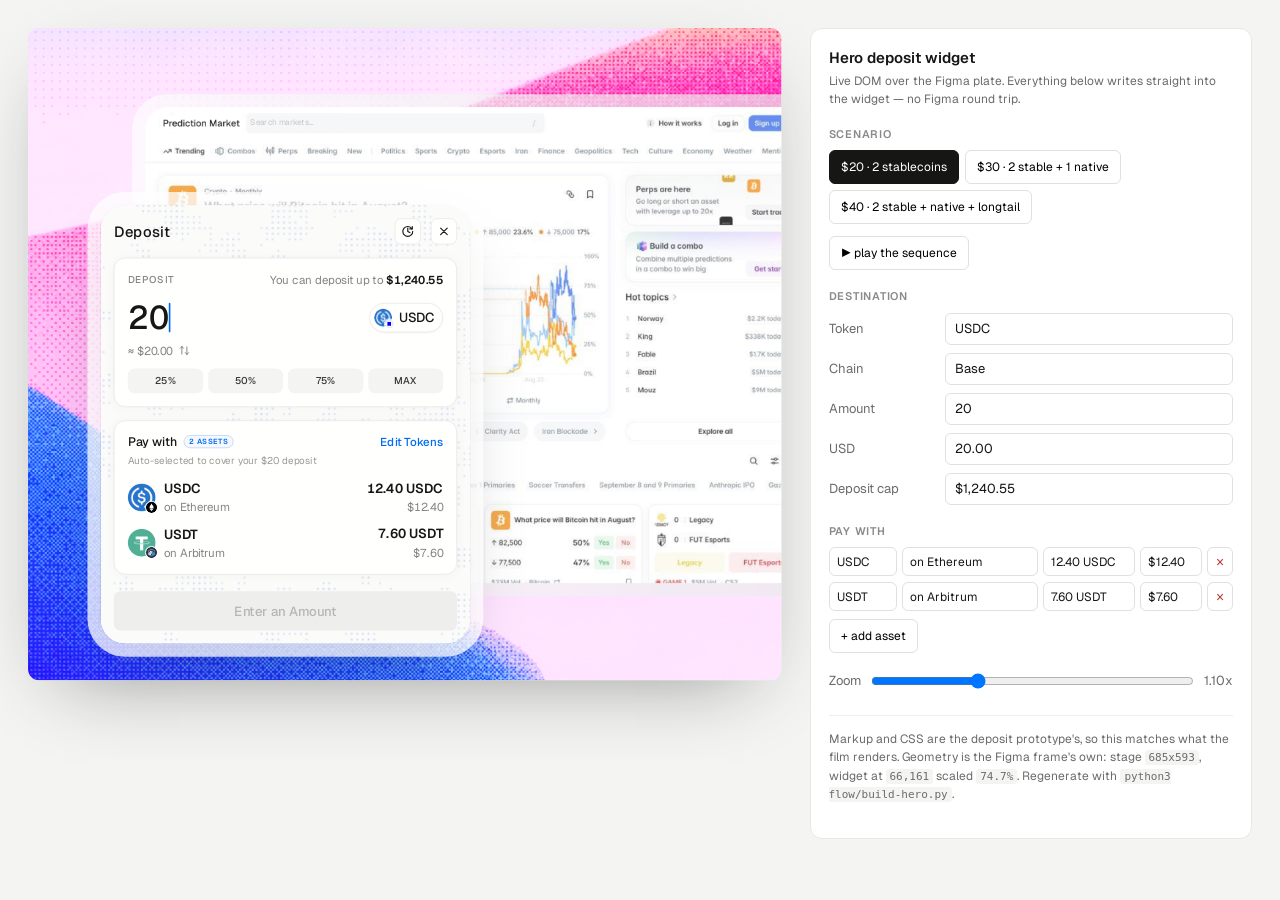
<file: flow/hero.html>
<!doctype html>
<html lang="en">
<head>
<meta charset="utf-8">
<meta name="viewport" content="width=device-width, initial-scale=1">
<title>Hero — live deposit widget</title>
<link rel="preconnect" href="https://fonts.googleapis.com">
<link rel="preconnect" href="https://fonts.gstatic.com" crossorigin>
<link href="https://fonts.googleapis.com/css2?family=Geist:wght@300;400;500;600&display=swap" rel="stylesheet">
<style>

/* Delight is a custom font from the Paper file (not on any web CDN).
   Reference the locally-installed copy so it renders the real typeface on the
   design machine; falls back to Geist anywhere it isn't installed. */
@font-face{font-family:"Delight";font-weight:400;font-display:swap;
  src:local("Delight"),local("Delight Regular"),local("Delight-Regular");}
@font-face{font-family:"Delight";font-weight:500;font-display:swap;
  src:local("Delight Medium"),local("Delight-Medium");}
@font-face{font-family:"Delight";font-weight:600;font-display:swap;
  src:local("Delight SemiBold"),local("Delight Semi Bold"),local("Delight-SemiBold");}
@font-face{font-family:"Delight";font-weight:700;font-display:swap;
  src:local("Delight Bold"),local("Delight-Bold");}
:root{
  --bg:#F9F9F8;
  --surface:#FFFFFE;
  --border:#E8E8E7;
  --ink:#161615;
  --ink-2:#363635;
  --muted:#848483;
  --blue:#006BF4;
  --blue-2:#006BF3;
  --chip:#F4F4F3;
  --blue-tint:#E8F0FF;
  --badge-bg:#F5F9FD;
  --badge-border:#C0D5FB;
  --teal:#3FB2A4;
  --sans:"Geist",system-ui,-apple-system,sans-serif;
  --display:"Delight","Geist",system-ui,sans-serif; /* real Delight when installed, Geist fallback */
  --ease:cubic-bezier(.22,.61,.36,1);
  --ease-spring:cubic-bezier(.34,1.56,.64,1);
  --paper-texture:url("[data-uri]");
}
*{box-sizing:border-box;-webkit-font-smoothing:antialiased;text-rendering:optimizeLegibility}
html,body{height:100%;margin:0}
body{
  font-family:var(--sans);
  background:
    radial-gradient(1200px 700px at 50% -10%, #ffffff 0%, #ececeb 55%, #e4e4e2 100%);
  color:var(--ink);
  display:flex;flex-direction:column;align-items:center;justify-content:center;
  gap:22px;min-height:100vh;padding:34px 16px;
}

/* ---------- stage / device ---------- */
.stage{display:flex;flex-direction:column;align-items:center;gap:20px}
.device{
  position:relative;
  width:450px;
  border-radius:30px;
  background:var(--bg);
  overflow:hidden;
  transition:height .44s var(--ease);
  box-shadow:0 40px 80px -30px rgba(20,20,20,.35), 0 8px 30px -12px rgba(20,20,20,.22), 0 0 0 1px rgba(20,20,20,.04);
}
/* real dotted texture exported from the Paper artboards (inlined base64) */
.device::before{
  content:"";position:absolute;inset:0;z-index:0;pointer-events:none;
  background-image:var(--paper-texture);
  background-size:cover;
  background-position:center;
  background-repeat:no-repeat;
}

/* ---------- screen router ---------- */
.screen{
  position:absolute;top:0;left:0;right:0;z-index:1;
  display:flex;flex-direction:column;
  padding:16px;gap:16px;
  opacity:0;visibility:hidden;pointer-events:none;
  transform:translateY(42px) scale(.9);
  filter:blur(12px);
  transition:opacity .5s var(--ease), transform .64s var(--ease-spring), filter .5s var(--ease), visibility .5s;
  overflow:hidden;
}
.screen.active{position:relative;opacity:1;visibility:visible;pointer-events:auto;transform:none;filter:none}
.screen.leaving{opacity:0;transform:translateY(-24px) scale(1.07);filter:blur(12px)}

/* enter stagger for children */
.screen.active .stagger>*{animation:rise .5s var(--ease) both}
.screen.active .stagger>*:nth-child(1){animation-delay:.02s}
.screen.active .stagger>*:nth-child(2){animation-delay:.07s}
.screen.active .stagger>*:nth-child(3){animation-delay:.12s}
.screen.active .stagger>*:nth-child(4){animation-delay:.17s}
.screen.active .stagger>*:nth-child(5){animation-delay:.22s}
@keyframes rise{from{opacity:0;transform:translateY(10px)}to{opacity:1;transform:none}}

/* ---------- shared bits ---------- */
.topbar{display:flex;align-items:center;justify-content:space-between}
.title{font-family:var(--display);font-size:18px;font-weight:500;letter-spacing:.02em;color:var(--ink)}
.icon-btns{display:flex;gap:12px}
.iconbtn{width:32px;height:32px;border-radius:8px;background:var(--surface);border:1px solid var(--border);display:flex;align-items:center;justify-content:center;flex-shrink:0;cursor:pointer;transition:background .15s}
.iconbtn:hover{background:#f3f3f2}

.card{background:var(--surface);border:1px solid var(--border);border-radius:14px;box-shadow:0 1px 2px rgba(22,22,21,.04)}
.card.soft{box-shadow:0 1px 12px rgba(91,91,91,.05)}

.label{font-size:12px;font-weight:500;letter-spacing:.08em;text-transform:uppercase;color:var(--muted)}
.muted{color:var(--muted)}
.tnum{font-variant-numeric:tabular-nums}

/* amount card */
.amount-card{padding:16px;display:flex;flex-direction:column;gap:12px}
.amount-head{display:flex;align-items:center;justify-content:space-between;gap:8px}
.cap{display:flex;align-items:center;gap:4px;font-size:14px}
.cap .val{font-weight:500;color:var(--ink)}
.amount-row{display:flex;align-items:center;gap:12px}
.amount-big{font-family:var(--display);font-size:36px;font-weight:500;line-height:44px;color:var(--ink);letter-spacing:-.01em}
.amount-big.placeholder{color:#c9c9c7}
.cursor{display:inline-block;width:2px;height:34px;background:var(--blue);margin-left:1px;vertical-align:-6px;animation:blink 1.05s steps(1) infinite;border-radius:2px}
@keyframes blink{0%,50%{opacity:1}51%,100%{opacity:0}}
.token-pill{margin-left:auto;display:flex;align-items:center;gap:8px;background:var(--surface);border:1px solid var(--border);border-radius:999px;padding:5px 10px 5px 5px;box-shadow:0 1px 2px rgba(22,22,21,.04);flex-shrink:0}
.token-pill .name{font-weight:500;font-size:16px}
.sub-row{display:flex;align-items:center;justify-content:space-between}
.approx{font-size:14px;color:var(--muted)}
.chips{display:flex;gap:6px}
.chip{flex:1;text-align:center;background:var(--chip);border-radius:8px;padding:5px 10px;font-size:12px;font-weight:500;color:var(--ink-2);cursor:pointer;transition:background .15s,color .15s}
.chip:hover{background:#ececeb}
.chip.max{background:var(--blue-tint);color:var(--blue);letter-spacing:.02em}
.help{font-size:12px;color:var(--muted);text-align:center;line-height:20px}

/* coin + chain badge */
.coin{position:relative;flex-shrink:0}
.coin svg{display:block}
.coin .chain{position:absolute;right:-3px;bottom:-3px;border-radius:999px;outline:1.5px solid var(--surface);background:var(--surface)}

/* pay-using card */
.pay{display:flex;flex-direction:column;gap:16px;padding:16px}
.pay-head{display:flex;align-items:flex-start;justify-content:space-between;gap:12px}
.pay-head .l{display:flex;flex-direction:column;gap:6px}
.pay-title-row{display:flex;align-items:center;gap:8px}
.pay-title{font-size:16px;font-weight:500}
.badge{background:var(--badge-bg);border:1px solid var(--badge-border);border-radius:100px;padding:1px 6px;font-size:10px;font-weight:500;letter-spacing:.06em;text-transform:uppercase;color:var(--blue-2);white-space:nowrap}
.edit{display:flex;align-items:center;color:var(--blue-2);font-size:14px;font-weight:500;cursor:pointer}
.asset-rows{display:flex;flex-direction:column;gap:12px}
.asset{display:flex;align-items:center;justify-content:space-between;gap:10px}
.asset .l{display:flex;align-items:center;gap:10px}
.asset .nm{font-size:16px;font-weight:500;line-height:22px}
.asset .on{font-size:14px;color:var(--muted);line-height:18px}
.asset .r{text-align:right}
.asset .amt{font-size:16px;font-weight:500;line-height:22px}
.asset .usd{font-size:14px;color:var(--muted);line-height:18px}
.divider{height:1px;background:var(--border)}
.fees{display:flex;align-items:center;justify-content:space-between}
.fees .l{display:flex;gap:5px;align-items:baseline}
.fees .k{font-size:16px;font-weight:500}
.fees .est{font-size:16px;color:var(--muted)}
.fees .r{display:flex;align-items:center;gap:8px;font-size:16px;font-weight:500}

/* CTA */
.cta{height:48px;border-radius:8px;display:flex;align-items:center;justify-content:center;gap:8px;font-size:16px;font-weight:500;cursor:pointer;user-select:none;border:none;width:100%;font-family:var(--sans)}
.cta.primary{background:linear-gradient(180deg,#1f82ff,#006BF4);color:#fff;transition:filter .2s,transform .12s var(--ease-spring),box-shadow .2s;box-shadow:0 10px 24px -10px rgba(0,107,244,.75);position:relative;overflow:hidden}
.cta.primary:hover{filter:brightness(1.06);box-shadow:0 14px 30px -10px rgba(0,107,244,.85)}
.cta.primary:active{transform:scale(.97)}
/* light sweep across primary buttons */
.cta.primary::after{content:"";position:absolute;top:0;left:-60%;width:40%;height:100%;background:linear-gradient(100deg,transparent,rgba(255,255,255,.35),transparent);transform:skewX(-18deg);animation:btnSheen 3.4s ease-in-out infinite}
@keyframes btnSheen{0%{left:-60%}55%,100%{left:130%}}
.cta.disabled{background:#eeeeed;color:#b6b6b4;cursor:default}
.cta.ghost-loading{background:#f1f1f0;color:var(--muted)}
.foot{padding-top:8px}

/* ===== funding-method screen (V2 Deposit Screen) ===== */
.fund-h1{font-size:16px;font-weight:500;color:var(--ink);line-height:20px}
.fund-h2{font-size:12px;color:#9A9A99;line-height:16px;margin-top:6px}
.fund-card{background:var(--surface);border:1px solid var(--border);border-radius:14px;overflow:hidden;box-shadow:0 1px 12px rgba(91,91,91,.05)}
.fund-row{display:flex;align-items:center;gap:12px;padding:14px 16px;cursor:pointer;transition:background .15s}
.fund-row+.fund-row{border-top:1px solid #F0F0EF}
.fund-row:hover{background:#fafafa}
.fund-row.sel{background:#F5F9FF}
.fradio{width:18px;height:18px;border-radius:999px;border:1.5px solid var(--border);background:#fff;flex-shrink:0;transition:border-color .15s,border-width .15s}
.fund-row.sel .fradio{border-color:var(--blue);border-width:5px}
.ftext{flex:1;min-width:0;display:flex;flex-direction:column;gap:2px}
.ftitle{font-size:16px;font-weight:500;color:var(--ink);line-height:20px}
.fsub{font-size:13px;color:var(--muted);line-height:16px}
.fclust{display:flex;align-items:center;flex-shrink:0}
.fbrand{position:relative;width:32px;height:32px;border-radius:999px;outline:1.5px solid var(--surface);overflow:hidden;display:inline-block;flex-shrink:0}
.fbrand.pad{background:#F2F2F2}
.fbrand img{position:absolute;inset:0;width:100%;height:100%;object-fit:cover}
.fbrand.pad img{inset:5px;width:22px;height:22px;object-fit:contain}
.cta.tall{height:52px;border-radius:12px;letter-spacing:-.005em}
/* demo pointer that selects the funding card */
.fake-cursor{position:absolute;top:0;left:0;z-index:60;pointer-events:none;opacity:0;will-change:transform;filter:drop-shadow(0 3px 7px rgba(0,0,0,.32))}
.fake-cursor::before{content:"";position:absolute;left:-9px;top:-9px;width:30px;height:30px;border-radius:999px;background:radial-gradient(circle,rgba(0,107,244,.4),rgba(0,107,244,0) 68%);pointer-events:none;animation:cursorPulse 1.8s ease-in-out infinite}
@keyframes cursorPulse{0%,100%{transform:scale(.9);opacity:.75}50%{transform:scale(1.15);opacity:1}}
.cur-inner{transform-origin:6px 4px;transition:transform .2s var(--ease-spring)}
.cur-inner.click{animation:curClick .4s var(--ease-spring)}
@keyframes curClick{30%{transform:scale(.55)}65%{transform:scale(1.15)}100%{transform:scale(1)}}
/* ripple where the cursor taps — expanding ring + soft glow */
.tap-ripple{position:absolute;z-index:55;width:44px;height:44px;border-radius:999px;border:2px solid rgba(0,107,244,.55);background:radial-gradient(circle,rgba(0,107,244,.22),rgba(0,107,244,0) 62%);transform:translate(-50%,-50%) scale(.15);opacity:0;pointer-events:none}
.tap-ripple.go{animation:ripple .62s cubic-bezier(.2,.7,.3,1)}
@keyframes ripple{0%{opacity:.85;transform:translate(-50%,-50%) scale(.15)}100%{opacity:0;transform:translate(-50%,-50%) scale(2.1)}}

/* skeleton shimmer */
.sk{position:relative;overflow:hidden;background:#ededec;border-radius:6px}
.sk::after{content:"";position:absolute;inset:0;transform:translateX(-100%);
  background:linear-gradient(90deg,transparent,rgba(255,255,255,.75),transparent);
  animation:shimmer 1.15s infinite}
@keyframes shimmer{100%{transform:translateX(100%)}}

/* small spinner */
.spin{width:16px;height:16px;border-radius:999px;border:2px solid rgba(0,107,244,.18);border-top-color:var(--blue);animation:rot .7s linear infinite}
.spin.gray{border:2px solid rgba(132,132,131,.25);border-top-color:var(--muted)}
.spin.lg{width:22px;height:22px;border-width:2.5px}
@keyframes rot{100%{transform:rotate(360deg)}}

/* ===== in-flight hero (dot heatmap) ===== */
.flow-hero{padding:20px 16px;display:flex;flex-direction:column;align-items:center;gap:4px}
.flow-hero .pair{font-size:13px;color:var(--muted)}
.flow-hero .big{font-family:var(--display);font-size:30px;font-weight:500;letter-spacing:-.01em;margin-top:2px}
.heat{position:relative;width:100%;height:150px;margin:12px 0 8px;display:flex;align-items:center;justify-content:center;overflow:hidden}
.heatvid{width:100%;height:100%;object-fit:cover;display:block}
.flow-hero .coin-line{display:flex;align-items:center;gap:10px;margin-top:2px}
.flow-hero .coin-amt{font-family:var(--display);font-size:26px;font-weight:500}
.flow-hero .chainon{font-size:13px;color:var(--muted)}

/* steps */
.steps{display:flex;flex-direction:column}
.step{display:flex;align-items:flex-start;gap:12px;padding:16px;border-top:1px solid var(--border)}
.step:first-child{border-top:0}
.step .st{flex-shrink:0;width:22px;height:22px;display:flex;align-items:center;justify-content:center;margin-top:1px}
.dot-empty{width:18px;height:18px;border-radius:999px;border:2px solid #d9d9d8}
.check{width:22px;height:22px;border-radius:999px;background:var(--blue);display:flex;align-items:center;justify-content:center;transform:scale(0);animation:pop .38s var(--ease-spring) forwards}
@keyframes pop{to{transform:scale(1)}}
.step .body{display:flex;flex-direction:column;gap:2px;flex:1}
.step .s-title{font-size:16px;font-weight:500;line-height:20px}
.step .s-sub{font-size:14px;color:var(--muted);line-height:18px}
.step.done .s-title{color:var(--ink)}
.step.pending .s-title{color:var(--muted)}
.step.active .s-title{color:var(--ink);font-weight:600}
.step.active .s-sub{color:var(--blue)}
.step .chev{margin-left:auto;color:var(--muted)}

/* success */
.success-hero{padding:22px 16px;display:flex;flex-direction:column;align-items:center;gap:6px;background:var(--surface)}
.success-hero .rec{font-size:16px;color:var(--muted)}
.success-coin{position:relative;margin:6px 0 2px;transform:scale(.3);opacity:0;animation:coinIn .6s var(--ease-spring) .05s forwards}
@keyframes coinIn{to{transform:scale(1);opacity:1}}
/* glow ring bursting out behind the success coin */
.success-coin::before{content:"";position:absolute;inset:-14px;border-radius:999px;border:2px solid rgba(0,107,244,.5);opacity:0;animation:coinRing .8s ease-out .35s forwards}
@keyframes coinRing{0%{opacity:.8;transform:scale(.5)}100%{opacity:0;transform:scale(1.5)}}
.success-coin::after{content:"";position:absolute;inset:-30px;border-radius:999px;background:radial-gradient(circle,rgba(0,107,244,.28),transparent 68%);opacity:0;animation:coinGlow 1s ease-out .3s forwards;z-index:-1}
@keyframes coinGlow{0%{opacity:0;transform:scale(.6)}40%{opacity:1}100%{opacity:0;transform:scale(1.4)}}
/* confetti */
.confetti-piece{position:absolute;top:150px;left:50%;width:8px;height:13px;border-radius:2px;z-index:80;opacity:0;pointer-events:none;will-change:transform,opacity}
.success-amt{font-family:var(--display);font-size:44px;font-weight:500;letter-spacing:-.02em;line-height:1}
.success-amt .u{font-size:20px;color:var(--muted);font-weight:500;margin-left:6px;letter-spacing:0}
.success-approx{font-size:14px;color:var(--muted)}
.success-meta{font-size:14px;color:var(--muted);margin-top:2px}
.receipt{display:flex;flex-direction:column}
.rrow{display:flex;align-items:center;justify-content:space-between;padding:16px;font-size:16px}
.rrow+.rrow{border-top:1px solid var(--border)}
.rrow .k{font-weight:400;color:var(--ink)}
.rrow .v{font-weight:500;display:flex;align-items:center;gap:6px}
.rrow .v.link{color:var(--blue)}
.rrow .v .sub{color:var(--muted);font-weight:400}

/* ===== sources picker (sheet) ===== */
#s-picker{padding:0;background:transparent}
.scrim{position:absolute;inset:0;background:rgba(20,20,20,.28);opacity:0;transition:opacity .34s var(--ease)}
.screen.active #scrim, .screen.active .scrim{opacity:1}
.sheet{
  position:absolute;left:0;right:0;bottom:0;height:fit-content;max-height:calc(100% - 40px);
  background:var(--bg);border-radius:22px 22px 0 0;
  display:flex;flex-direction:column;
  transform:translateY(100%);
  transition:transform .44s var(--ease);
  box-shadow:0 -12px 40px -18px rgba(0,0,0,.25);
  overflow:hidden;
}
.screen.active .sheet{transform:none}
.grip{width:40px;height:5px;border-radius:999px;background:#d5d5d3;margin:8px auto 2px}
.sheet-body{flex:0 1 auto;overflow:auto;padding:6px 16px 20px;display:flex;flex-direction:column;gap:14px}
.sheet-head{display:flex;align-items:center;justify-content:space-between;padding-top:6px}
.sheet-head .l{display:flex;align-items:center;gap:12px}
.sheet-title{font-family:var(--display);font-size:18px;font-weight:500;letter-spacing:.02em;color:var(--ink)}
.sheet-sub{font-size:13px;color:var(--muted)}
.deselect{color:var(--blue);font-weight:500;font-size:15px;cursor:pointer}
.search{display:flex;align-items:center;gap:10px;background:var(--surface);border:1px solid var(--border);border-radius:12px;padding:12px 12px}
.search input{border:none;outline:none;background:transparent;font-family:var(--sans);font-size:15px;flex:1;color:var(--ink)}
.search input::placeholder{color:#a6a6a4}
.mini-cluster{display:flex;align-items:center;gap:2px;padding-left:6px}
.tabs{display:flex;background:#efefee;border-radius:12px;padding:4px}
.tab{flex:1;text-align:center;padding:9px;border-radius:9px;font-size:14px;font-weight:600;color:var(--muted);cursor:pointer;transition:.15s}
.tab.active{background:var(--surface);color:var(--ink);box-shadow:0 1px 2px rgba(0,0,0,.06)}
.tok-card{background:var(--surface);border:1px solid var(--border);border-radius:16px;overflow:hidden}
.tok{display:flex;align-items:center;gap:12px;padding:14px 16px}
.tok+.tok,.subtok{border-top:1px solid #f0f0ef}
.cb{width:18px;height:18px;border-radius:5px;border:2px solid #cfcfce;flex-shrink:0;display:flex;align-items:center;justify-content:center;cursor:pointer;transition:.15s;background:#fff}
.cb.on{background:var(--blue);border-color:var(--blue)}
.cb.ind{background:var(--blue);border-color:var(--blue)}
.tok .l{display:flex;align-items:center;gap:12px;flex:1;min-width:0}
.tok .nm{font-size:16px;font-weight:500}
.nm-row{display:flex;align-items:center;gap:6px}
.ubtag{font-size:10px;font-weight:500;letter-spacing:.06em;text-transform:uppercase;color:var(--blue-2);background:var(--badge-bg);border:1px solid var(--badge-border);border-radius:100px;padding:2px 9px;line-height:12px;white-space:nowrap}
.tok .meta{display:flex;align-items:center;gap:4px;font-size:14px;color:var(--muted)}
.tok .r{text-align:right;flex-shrink:0}
.tok .r .top{font-size:16px;font-weight:500}
.tok .r .bot{font-size:14px;color:var(--muted)}
.subtok{display:flex;align-items:center;gap:12px;padding:8px 16px 8px 46px}
.subtok .nm{font-size:14px;flex:1}
.subtok .amt{font-size:14px;font-weight:500}
.chip-row{display:flex;align-items:center;gap:5px}
.sheet-foot{background:var(--surface);border-top:1px solid var(--border);padding:14px 16px 16px;display:flex;flex-direction:column;gap:10px}
.foot-line{display:flex;align-items:center;justify-content:space-between;font-size:14px}
.foot-line .k{color:var(--ink)}
.foot-line .k .s{color:var(--muted)}
.foot-line .v{font-weight:500}
.foot-line .v .req{color:var(--muted);font-weight:400}
.restore{color:var(--blue);font-weight:500;cursor:pointer}
.progress{height:6px;border-radius:999px;background:#e6e6e5;overflow:hidden}
.progress .fill{height:100%;width:0;background:var(--blue);border-radius:999px;transition:width 1s var(--ease)}
.screen.active .progress .fill{width:100%}

/* ---------- controls ---------- */
.controls{display:flex;align-items:center;gap:10px;background:#fff;border:1px solid #e6e6e4;border-radius:999px;padding:7px 8px;box-shadow:0 12px 30px -16px rgba(0,0,0,.3)}
.ctrl{border:none;background:#f2f2f1;color:var(--ink);width:38px;height:38px;border-radius:999px;font-size:15px;cursor:pointer;display:flex;align-items:center;justify-content:center;transition:.15s;font-family:var(--sans)}
.ctrl:hover{background:#e8e8e6}
.ctrl.play{background:var(--blue);color:#fff;width:auto;padding:0 18px;gap:8px;font-weight:500}
.ctrl.play.on{background:var(--ink)}
.ctrl:disabled{opacity:.4;cursor:default}
.steplabel{font-size:13px;color:#6b6b69;min-width:150px;text-align:center;font-weight:500}
.dots{display:flex;gap:6px;align-items:center}
.pdot{width:7px;height:7px;border-radius:999px;background:#d3d3d1;cursor:pointer;transition:.2s}
.pdot.on{background:var(--blue);width:20px;border-radius:999px}
.hint{font-size:12.5px;color:#8a8a88;text-align:center;max-width:460px;line-height:1.5}
.hint b{color:#5a5a58;font-weight:600}



#s-wallet,#s-deposit,#s-bet,#s-placed{min-height:0}
.hair{height:1px;background:#F0F0EF;flex-shrink:0}
.tnum{font-variant-numeric:tabular-nums}

/* ===== 1 · Wallet ===== */
.wal-card{padding:20px 16px 22px;display:flex;flex-direction:column;gap:6px}
.wal-cap{display:flex;align-items:center;gap:7px;font-size:12px;font-weight:500;
  letter-spacing:.08em;line-height:20px;text-transform:uppercase;color:var(--muted)}
.wal-big{font-family:var(--display);font-size:56px;font-weight:500;line-height:60px;
  letter-spacing:-.01em;color:var(--ink);font-variant-numeric:tabular-nums}
.wal-sub{font-size:14px;line-height:20px;color:var(--muted);font-variant-numeric:tabular-nums}

/* ===== 2 · Deposit ===== */
.dep-head{display:flex;align-items:center;justify-content:space-between;gap:8px}
.dep-label{font-size:12px;font-weight:500;letter-spacing:.08em;line-height:20px;
  text-transform:uppercase;color:var(--muted)}
.dep-cap{font-size:14px;line-height:20px;color:var(--muted)}
.dep-cap b{font-weight:600;color:var(--ink);font-variant-numeric:tabular-nums}
.dep-card{padding:16px;display:flex;flex-direction:column;gap:14px}
.dep-row{display:flex;align-items:center;justify-content:space-between;gap:12px}
.dep-hero{display:flex;align-items:center;flex:1;min-width:0}
.dep-hero .n{font-family:var(--display);font-size:40px;font-weight:500;line-height:44px;
  letter-spacing:.01em;color:var(--ink);font-variant-numeric:tabular-nums;flex-shrink:0}
.dep-caret{width:2px;height:36px;border-radius:2px;background:var(--blue);flex-shrink:0;
  animation:blink 1.05s steps(1) infinite}
.dep-pill{display:flex;align-items:center;gap:8px;background:var(--surface);border:1px solid var(--border);
  border-radius:999px;padding:5px 10px 5px 5px;box-shadow:0 1px 2px rgba(22,22,21,.04);flex-shrink:0}
.dep-pill .sym{font-size:16px;font-weight:500;line-height:24px;color:var(--ink)}
.dep-approx{display:flex;align-items:center;gap:7px;font-size:14px;line-height:16px;
  color:var(--muted);font-variant-numeric:tabular-nums;margin-top:-4px}
.pcts{display:flex;align-items:center;gap:6px}
.pct-chip{flex:1;text-align:center;background:#F4F4F3;border-radius:8px;padding:5px 10px;
  font-size:12px;font-weight:500;line-height:20px;color:#363635;transition:.25s var(--ease)}
.pct-chip.on{background:#E5F0FE;color:var(--blue)}

/* pay-with card */
.pw{padding:16px;display:flex;flex-direction:column;gap:14px}
.pw-top{display:flex;align-items:flex-start;justify-content:space-between}
.pw-l{display:flex;flex-direction:column;gap:6px}
.pw-tr{display:flex;align-items:center;gap:8px}
.pw-t{font-size:15px;font-weight:500;line-height:18px;color:var(--ink)}
.pw-count{background:#F5F9FD;border:1px solid #C0D5FB;border-radius:100px;padding:1px 6px;
  font-size:9px;font-weight:600;letter-spacing:.06em;text-transform:uppercase;color:#006BF3;line-height:12px}
.pw-sub{font-size:12px;line-height:16px;color:#9A9A99}
.pw-edit{font-size:14px;font-weight:500;line-height:18px;color:#006BF3}
.pw-rows{display:flex;flex-direction:column;gap:10px}
.arow{display:flex;align-items:center;justify-content:space-between;gap:10px}
.arow .l{display:flex;align-items:center;gap:10px}
.arow .nm{font-size:16px;font-weight:600;line-height:24px;color:var(--ink)}
.arow .on{font-size:14px;line-height:20px;color:var(--muted)}
.arow .r{display:flex;flex-direction:column;align-items:flex-end;gap:1px;flex-shrink:0}
.arow .amt{font-size:16px;font-weight:600;line-height:24px;color:var(--ink);font-variant-numeric:tabular-nums}
.arow .usd{font-size:14px;line-height:20px;color:var(--muted);font-variant-numeric:tabular-nums}
.screen.active .arow{animation:rise .44s var(--ease) both}
.screen.active .arow:nth-child(1){animation-delay:.24s}
.screen.active .arow:nth-child(2){animation-delay:.33s}
.screen.active .arow:nth-child(3){animation-delay:.42s}
.av34{position:relative;width:34px;height:34px;flex-shrink:0}
.av34>img{width:34px;height:34px;border-radius:999px;display:block}
.av34 .bd{position:absolute;left:22px;top:22px;width:14px;height:14px;border-radius:999px;
  outline:1px solid #FFFFFE;overflow:hidden;background:#F4F4F3;display:flex;align-items:center;justify-content:center}
.av34 .bd img{width:14px;height:14px;display:block}
/* the token pill's mark is its own size - reusing .av34 forced it to 34px
   and pushed the symbol under the coin */
.av22{position:relative;width:22px;height:22px;flex-shrink:0}
.av22>img{width:22px;height:22px;border-radius:999px;display:block}
.av22 .bd{position:absolute;left:13px;top:13px;width:11px;height:11px;border-radius:999px;
  outline:1px solid #FFFFFE;overflow:hidden;background:#F0F0EF;display:flex;
  align-items:center;justify-content:center}
.av22 .bd img{width:9px;height:9px;display:block;border-radius:0}
.fees{padding:15px 16px;display:flex;align-items:center;justify-content:space-between}
.fees .k{font-size:16px;font-weight:500;line-height:24px;color:var(--ink)}
.fees .k i{font-style:normal;color:var(--muted);font-weight:400}
.fees .v{display:flex;align-items:center;gap:8px;font-size:16px;font-weight:600;
  line-height:24px;color:var(--ink);font-variant-numeric:tabular-nums}

/* ===== 3/4 · Bet card ===== */
.ocard{background:var(--surface);border:1px solid var(--border);border-radius:14px;
  box-shadow:0 1px 12px rgba(91,91,91,.05);display:flex;flex-direction:column;overflow:hidden}
.mkt{display:flex;align-items:center;gap:12px;padding:14px 20px 13px}
.mkt-tile{width:42px;height:42px;flex-shrink:0}
.mkt-tile img{width:100%;height:100%;display:block}
.mkt-q{font-size:14px;font-weight:600;line-height:18px;color:var(--ink);letter-spacing:-.005em}
.mkt-meta{font-size:12px;color:var(--muted);line-height:16px;margin-top:3px}
.obtabs{display:flex;align-items:flex-end;gap:20px;padding:0 20px}
.ot{display:flex;flex-direction:column;align-items:center;gap:9px;padding-top:14px}
.ot .t{font-size:15px;font-weight:500;line-height:20px;color:var(--muted)}
.ot .u{height:2px;width:100%;border-radius:2px;background:transparent}
.ot.sel .t{font-weight:600;color:var(--ink)}
.ot.sel .u{background:var(--ink)}
.trade{display:flex;flex-direction:column;gap:20px;padding:16px 20px}
.yn{display:flex;gap:10px}
.tile{flex:1;height:46px;border-radius:10px;background:#F4F4F3;display:flex;align-items:center;
  justify-content:center;gap:7px;transition:background .3s var(--ease),box-shadow .3s var(--ease),transform .22s var(--ease-spring)}
.tile .nm{font-size:15px;font-weight:600;line-height:20px;color:#5B5B5A;transition:color .3s var(--ease)}
.tile .pr{font-size:15px;font-weight:500;line-height:20px;color:#848483;
  font-variant-numeric:tabular-nums;transition:color .3s var(--ease)}
.tile.on{background:#12AD59;box-shadow:0 8px 20px -10px rgba(18,173,89,.85)}
.tile.on .nm{color:#FFFFFF}
.tile.on .pr{color:#F4F4F3}
.tile.pick{transform:scale(.96)}
.amtgrp{display:flex;flex-direction:column;align-items:center;gap:12px;padding-top:2px}
.amt-head{display:flex;align-items:center;justify-content:space-between;width:376px}
.amt-lbl{font-size:15px;font-weight:500;line-height:20px;color:var(--ink)}
.bal{font-size:13px;line-height:16px;color:var(--muted);font-variant-numeric:tabular-nums}
.stepper{width:376px;height:60px;background:var(--surface);border:1px solid var(--border);
  border-radius:10px;box-shadow:0 1px 2px rgba(22,22,21,.04);display:flex;align-items:center;
  justify-content:space-between;padding:0 6px;gap:2px}
.st-btn{width:30px;height:30px;border-radius:8px;display:flex;align-items:center;justify-content:center}
.st-val{width:116px;text-align:center;font-family:var(--display);font-size:32px;font-weight:500;
  line-height:28px;color:var(--ink);font-variant-numeric:tabular-nums}
.qa{display:flex;align-items:center;gap:6px}
.qchip{flex:1;text-align:center;background:#F4F4F3;border-radius:8px;padding:5px 10px;
  font-size:12px;font-weight:500;line-height:20px;color:#363635;transition:.25s var(--ease)}
.qchip.on{background:#E5F0FE;color:var(--blue)}
.summary{background:#FCFCFB;display:flex;flex-direction:column;gap:11px;padding:16px 20px 18px}
.srow{display:flex;align-items:center;justify-content:space-between}
.slbl{font-size:14px;line-height:20px;color:var(--muted)}
.sv{font-size:14px;font-weight:500;line-height:20px;color:#363635;font-variant-numeric:tabular-nums}
.srow.total .sv{font-size:15px;font-weight:600;color:var(--ink)}
.srow.win{padding-top:3px}
.srow.win .slbl{display:flex;align-items:center;gap:7px;font-size:15px;font-weight:500;color:#363635}
.pct{background:#E7F4EB;border-radius:999px;padding:2px 7px;font-size:11px;font-weight:500;
  line-height:14px;color:#1E7A42;font-variant-numeric:tabular-nums;font-style:normal}
.srow.win .sv{font-family:var(--display);font-size:28px;font-weight:500;line-height:30px;color:#009F50}
.dim .sv,.dim .slbl{color:#C4C4C2}
.dim .pct{opacity:0}
/* no padding-bottom: .screen already carries 16px all round, and the extra
   20px here put the CTA 36px off the card's bottom edge - deeper than
   every other inset on the screen. */
.pfoot{display:flex;flex-direction:column;gap:14px;padding-top:4px}
/* the placing state: the button stays blue but goes light and inert */
.cta.placing{background:#8FB6F8;color:#FFFFFE;cursor:default;box-shadow:none}
.cta.placing::after{display:none}
.spin.w{width:18px;height:18px;border:2.2px solid rgba(255,255,255,.45);border-top-color:#fff}

/* ===== 5 · Bet placed ===== */
.ok-card{display:flex;flex-direction:column;align-items:center;gap:14px;padding:30px 16px 20px}
.ok-mark{width:64px;height:64px;border-radius:999px;background:#12AD59;display:flex;
  align-items:center;justify-content:center;outline:11px solid #13AD5936;flex-shrink:0;
  transform:scale(.3);opacity:0}
.screen.active .ok-mark{animation:coinIn .6s var(--ease-spring) .05s forwards}
.ok-t{display:flex;flex-direction:column;align-items:center;gap:5px}
.ok-h{font-family:var(--display);font-size:26px;font-weight:500;line-height:30px;
  letter-spacing:.01em;color:var(--ink)}
.ok-s{font-size:14px;line-height:20px;color:var(--muted)}
.pos{display:flex;flex-direction:column;gap:11px;padding:16px}
.pos .srow .slbl{color:var(--muted)}
.pos-pill{display:inline-flex;align-items:center;background:#12AD59;border-radius:999px;
  padding:2px 8px;font-size:11px;font-weight:600;line-height:16px;color:#fff}
.pos-val{display:flex;align-items:center;gap:7px;font-size:14px;font-weight:500;
  line-height:20px;color:var(--ink);font-variant-numeric:tabular-nums}


</style>
<style id="hero-override">
/* ---------------------------------------------------------------------------
   The page around the stage. Everything inside .hero-stage is in Figma units
   (685x593) and scaled as a block, so positions here are the frame's own
   numbers and can be read straight off the design.
--------------------------------------------------------------------------- */
* { box-sizing: border-box; }
/* The prototype sheet above is a whole page's CSS, not a component's: it sets
   html,body{height:100%} and body{display:flex;flex-direction:column;
   align-items:center;justify-content:center} to centre the film in the
   viewport. Inherited here that stacks the panel under the stage and centres
   the pair out of view, so every page-level property it sets is restated —
   same specificity, later in the cascade. */
html, body { height: auto; }
body {
  --hz: 1.1;
  margin: 0; padding: 28px;
  background: #F4F4F3; color: #161615;
  font-family: Geist, system-ui, -apple-system, sans-serif;
  display: flex; flex-direction: row;
  align-items: flex-start; justify-content: flex-start;
  gap: 28px; min-height: 100vh;
}
.hero-wrap {
  flex: 0 0 auto;
  /* transform:scale() paints larger but reserves nothing, so the wrapper
     carries the scaled box or the panel slides under the stage */
  width:  calc(685px * var(--hz));
  height: calc(593px * var(--hz));
}
.hero-stage {
  position: relative;
  width: 685px; height: 593px;
  transform: scale(var(--hz)); transform-origin: top left;
  border-radius: 10px; overflow: hidden;
  box-shadow: 0 24px 70px -30px rgba(20,20,20,.45);
}
/* Two pieces of Polymarket branding are baked into the plate. Both sit on flat
   fills, so they are masked in place rather than needing the artwork re-cut:
   the chart footer's "Polymarket" credit (x 69.29%-75.77%, on white) is simply
   covered, and the search placeholder (x 29.83%-41.41%, on the #F6F7F9 pill) is
   covered and re-set. Coordinates measured off the 2055x1779 plate. */
.plate-mask { position: absolute; pointer-events: none; }
.plate-mask--credit {
  left: 68.1%; width: 8.1%; top: 56.0%; height: 2.1%;
  background: #fff;
}
.plate-mask--search {
  left: 29.5%; width: 12.6%; top: 13.6%; height: 1.8%;
  background: #F6F7F9;
  display: flex; align-items: center;
  font-family: var(--sans); font-size: 7.4px; line-height: 1;
  letter-spacing: -.005em; color: #C5C6C9; white-space: nowrap;
}

/* No layer promotion here. It bought under 2fps, and pinning the plate's raster
   scale made it resample against the stage transform — every frame came out
   fractionally different, which reads as the halftone shimmering. */
.hero-plate { position: absolute; inset: 0; width: 100%; height: 100%; object-fit: cover; }

/* ---- record mode (?rec=1) -------------------------------------------------
   record.py lays the page out at sw x sh and screencasts it, so everything
   except the stage goes away and the stage fills the frame exactly. #vstage
   exists because the recorder reaches for it by id to clear the intro state;
   the hero has no rise to play (the plate IS the background), so arming it is
   a no-op and the element is just the handle. */
body.rec { display: block; padding: 0; background: #fff; min-height: 0; }
body.rec .panel { display: none; }
body.rec .hero-wrap { width: auto; height: auto; }
body.rec #vstage { position: relative; overflow: hidden; }
body.rec .hero-stage { transform-origin: top left; border-radius: 0; box-shadow: none; }

/* The card resizes as rows come and go, so it slides rather than jumps. The
   slide is a transform, never `top`: animating `top` repaints the card's large
   soft shadow against the halftone plate on every frame, which is the single
   most expensive thing on this page. Transform stays on the compositor. */
/* The card hugs its content and is anchored by its TOP, so adding rows extends
   it downward and nothing already on screen moves. That is what keeps the film
   smooth: the earlier version centred the card, so every row changed its height
   AND shifted it, and a 420ms shift only ever caught ~6 frames on this plate.
   Nothing moves now, so nothing transitions. */
.hero-modal { }
/* No @keyframes for the entrance — it is tweened from JS instead. record-smooth
   drives the page on CDP virtual time, which advances setTimeout and rAF but
   NOT the compositor's animation clock, so a CSS animation snaps to its end
   state and every fade lands in a single frame. A rAF tween advances with the
   virtual clock and therefore renders properly at every step. */
.hero-caret-blink { animation: heroCaret 1.06s steps(1,end) infinite; }
@keyframes heroCaret { 0%,50% { opacity: 1 } 50.01%,100% { opacity: 0 } }

/* the widget, sitting exactly where the baked one used to */
.hero-modal {
  position: absolute;
  left: 66px; top: 161px;   /* start; JS re-centres on MODAL_CY */
  width: 450px;
  transform: scale(0.74667); transform-origin: top left;
}
/* The plate around the UI, at the same 0.65 the deposit film is shot at. The
   opacity covers the whole plate layer — fill, hairline ring and drop shadow —
   the way reducing a layer's opacity would in Figma, so the gradient reads
   through the band around the cards. The cards inside keep their solid fills
   and their own crisp hairlines. Radius is the prototype's 30px; it reads as
   ~22 once the hero scales the card down. */
.hero-modal .device {
  background: rgba(249,249,248,.65);
  border-radius: 30px;
  /* The translucent ring OUTSIDE the card. Measured off the original export
     rather than guessed: comparing the baked render against the modal-free
     plate, the gradient is washed for 12 units beyond the card edge at a flat
     ~0.74 alpha — flat, so a hard ring rather than a soft glow. 16px here
     because the hero scales the card to 0.7467, and 16 x 0.7467 = 12.
     It goes first in the list so it sits under the drop shadows. */
  /* The drop shadow runs at full strength, unlike the plate fill. Tying it to
     the 0.65 plate opacity (as the prototype's recorder does) left the card
     sitting flat on the gradient — the trading page's hero has a clearly
     readable shadow and this now matches it. The translucent ring stays first
     in the list so it sits under the shadows. */
  box-shadow: 0 0 0 16px rgba(255,255,255,.74),
              0 40px 80px -30px rgba(20,20,20,.35),
              0 8px 30px -12px rgba(20,20,20,.22),
              0 0 0 1px rgba(20,20,20,.04);
  padding: 0;
}
.hero-modal .screen { position: relative; opacity: 1; visibility: visible;
  transform: none; filter: none; padding: 16px; gap: 16px; display: flex;
  flex-direction: column; }

/* The prototype sweeps a sheen across .cta.primary on a 3.4s CSS loop. It has
   no place here twice over: the hero is a still-ish product shot, and the film
   is recorded on a driven clock that CSS animations do not follow — so it would
   freeze at whatever phase it happened to be in and read as a stray diagonal
   band rather than a sweep. */
.hero-modal .cta.primary::after { display: none; }

/* ---- the control panel --------------------------------------------------- */
.panel {
  flex: 1 1 340px; max-width: 460px; position: sticky; top: 28px;
  background: #fff; border: 1px solid #E8E8E7; border-radius: 12px; padding: 18px 18px 22px;
  font-size: 13px; line-height: 1.5;
}
.panel h1 { margin: 0 0 2px; font-size: 15px; font-weight: 600; }
.panel .sub { margin: 0 0 16px; color: #6B6B6A; font-size: 12px; }
.panel h2 { margin: 18px 0 8px; font-size: 11px; font-weight: 600; letter-spacing: .07em;
  text-transform: uppercase; color: #8A8A88; }
.row { display: flex; gap: 8px; align-items: center; margin-bottom: 8px; }
.row label { flex: 0 0 108px; color: #6B6B6A; }
.panel input, .panel select {
  flex: 1 1 auto; min-width: 0; height: 32px; padding: 0 9px;
  border: 1px solid #E0E0DF; border-radius: 6px; background: #fff;
  font-family: inherit; font-size: 13px; color: #161615;
}
.panel input:focus, .panel select:focus { outline: 2px solid #2D69EB33; border-color: #2D69EB; }
.segs { display: flex; gap: 6px; flex-wrap: wrap; margin-bottom: 6px; }
.seg { padding: 7px 11px; border: 1px solid #E0E0DF; border-radius: 6px; background: #fff;
  cursor: pointer; font: inherit; font-size: 12px; }
.seg[aria-pressed="true"] { background: #161615; color: #fff; border-color: #161615; }
.assets { display: flex; flex-direction: column; gap: 6px; }
.asset { display: grid; grid-template-columns: 68px 1fr 92px 62px 26px; gap: 5px; align-items: center; }
.asset input, .asset select { height: 29px; font-size: 12px; padding: 0 7px; }
.asset .del { height: 29px; border: 1px solid #E0E0DF; border-radius: 6px; background: #fff;
  cursor: pointer; color: #B4342B; font-size: 14px; line-height: 1; }
.addrow { margin-top: 8px; }
.note { margin-top: 16px; padding-top: 14px; border-top: 1px solid #EFEFEE;
  color: #6B6B6A; font-size: 12px; }
.note code { background: #F4F4F3; padding: 1px 4px; border-radius: 3px; font-size: 11px; }
.zoomrow { display: flex; align-items: center; gap: 8px; margin-top: 10px; }
.zoomrow input[type=range] { flex: 1; }
</style>
</head>
<body>

<svg width="0" height="0" aria-hidden="true" style="position:absolute">
  <defs><linearGradient id="solg" x1="0" y1="1" x2="1" y2="0">
    <stop offset="0" stop-color="#9945FF"/><stop offset="1" stop-color="#14F195"/>
  </linearGradient></defs>
</svg>

<div class="hero-wrap">
 <div id="vstage">
  <div class="hero-stage" id="stage">
    <img class="hero-plate" src="hero-plate@3x.png" alt="">
    <span class="plate-mask plate-mask--credit" aria-hidden="true"></span>
    <span class="plate-mask plate-mask--search" aria-hidden="true">Search markets&hellip;</span>
    <div class="hero-modal">
      <div class="device">
        <section class="screen" id="s-deposit">
          <div class="topbar"><div class="title">Deposit</div>
            <div class="icon-btns"><div class="iconbtn">@refresh@</div><div class="iconbtn">@close@</div></div></div>

          <div class="card soft">
            <div class="dep-card">
              <div class="dep-head">
                <div class="dep-label">Deposit</div>
                <div class="dep-cap">You can deposit up to <b id="h-cap">$1,240.55</b></div>
              </div>
              <div class="dep-row">
                <div class="dep-hero"><span class="n tnum" id="h-amt">20</span><span class="dep-caret"></span></div>
                <div class="dep-pill" id="h-pill"></div>
              </div>
              <div class="dep-approx"><span class="tnum" id="h-usd">&asymp; $20.00</span>@swap@</div>
              <div class="pcts">
                <div class="pct-chip">25%</div><div class="pct-chip">50%</div>
                <div class="pct-chip">75%</div><div class="pct-chip">MAX</div>
              </div>
            </div>
          </div>

          <div class="card soft">
            <div class="pw">
              <div class="pw-top">
                <div class="pw-l">
                  <div class="pw-tr"><span class="pw-t">Pay with</span><span class="pw-count" id="h-count">2 assets</span></div>
                  <div class="pw-sub" id="h-sub">Auto-selected to cover your $20 deposit</div>
                </div>
                <div class="pw-edit">Edit Tokens</div>
              </div>
              <div class="pw-rows" id="h-rows"></div>
            </div>
          </div>

          <div class="pfoot"><button class="cta disabled" id="h-cta">Enter an Amount</button></div>
        </section>
      </div>
    </div>
  </div>
 </div>
</div>

<div class="panel">
  <h1>Hero deposit widget</h1>
  <p class="sub">Live DOM over the Figma plate. Everything below writes straight into the
     widget — no Figma round trip.</p>

  <h2>Scenario</h2>
  <div class="segs" id="p-scenarios"></div>

  <h2>Destination</h2>
  <div class="row"><label>Token</label><input id="p-sym" value="USDC"></div>
  <div class="row"><label>Chain</label><input id="p-chain" value="Base"></div>
  <div class="row"><label>Amount</label><input id="p-amt" value="20"></div>
  <div class="row"><label>USD</label><input id="p-usd" value="20.00"></div>
  <div class="row"><label>Deposit cap</label><input id="p-cap" value="$1,240.55"></div>

  <h2>Pay with</h2>
  <div class="assets" id="p-assets"></div>
  <button class="seg addrow" id="p-add" type="button">+ add asset</button>

  <div class="zoomrow"><label style="color:#6B6B6A">Zoom</label>
    <input type="range" id="p-zoom" min="0.6" max="2.2" step="0.05" value="1.1">
    <span id="p-zoomv" style="color:#6B6B6A">1.10x</span></div>

  <p class="note">Markup and CSS are the deposit prototype's, so this matches what the
     film renders. Geometry is the Figma frame's own: stage <code>685x593</code>,
     widget at <code>66,161</code> scaled <code>74.7%</code>.
     Regenerate with <code>python3 flow/build-hero.py</code>.</p>
</div>

<script>
const SVG = {
  close:`<svg width="16" height="16" viewBox="0 0 16 16"><path d="M4 4L12 12M12 4L4 12" fill="none" stroke="#161615" stroke-width="1.4" stroke-linecap="round"/></svg>`,
  refresh:`<svg width="16" height="16" viewBox="0 0 16 16"><path d="M8 4V8L10.5 9.5" fill="none" stroke="#161615" stroke-width="1.4" stroke-linecap="round" stroke-linejoin="round"/><path d="M14 8C14 11.314 11.314 14 8 14C4.686 14 2 11.314 2 8C2 4.686 4.686 2 8 2C10.196 2 12.117 3.179 13.163 4.936" fill="none" stroke="#161615" stroke-width="1.4" stroke-linecap="round"/><path d="M13.5 2V5H10.5" fill="none" stroke="#161615" stroke-width="1.4" stroke-linecap="round" stroke-linejoin="round"/></svg>`,
  eye:`<svg width="15" height="15" viewBox="0 0 16 16"><path d="M1.8 8C1.8 8 4.3 3.8 8 3.8C11.7 3.8 14.2 8 14.2 8C14.2 8 11.7 12.2 8 12.2C4.3 12.2 1.8 8 1.8 8Z" fill="none" stroke="#848483" stroke-width="1.3" stroke-linecap="round" stroke-linejoin="round"/><path d="M8 9.9C9.05 9.9 9.9 9.05 9.9 8C9.9 6.95 9.05 6.1 8 6.1C6.95 6.1 6.1 6.95 6.1 8C6.1 9.05 6.95 9.9 8 9.9Z" fill="none" stroke="#848483" stroke-width="1.3"/></svg>`,
  swap:`<svg width="14" height="14" viewBox="0 0 16 16"><path d="M4.5 2.5V13M4.5 2.5L2.2 5M4.5 2.5L6.8 5M11.5 13.5V3M11.5 13.5L9.2 11M11.5 13.5L13.8 11" fill="none" stroke="#848483" stroke-width="1.3" stroke-linecap="round" stroke-linejoin="round"/></svg>`,
  chevDsm:`<svg width="14" height="14" viewBox="0 0 14 14"><path d="M4 5.5L7 8.5L10 5.5" fill="none" stroke="#848483" stroke-width="1.5" stroke-linecap="round" stroke-linejoin="round"/></svg>`,
  minusSm:`<svg width="12" height="12" viewBox="0 0 12 12"><path d="M1.2 6H10.8" fill="none" stroke="#5B5B5A" stroke-width="1.6" stroke-linecap="round"/></svg>`,
  plusSm:`<svg width="12" height="12" viewBox="0 0 12 12"><path d="M6 1.2V10.8M1.2 6H10.8" fill="none" stroke="#5B5B5A" stroke-width="1.6" stroke-linecap="round"/></svg>`,
  bigTick:`<svg width="30" height="30" viewBox="0 0 30 30"><path d="M8 15.5L13 20.5L22 10.5" fill="none" stroke="#FFFFFF" stroke-width="2.6" stroke-linecap="round" stroke-linejoin="round"/></svg>`,
  megaeth:`<svg width="11" height="11" viewBox="0 0 32 32"><path d="M19.125 24.878C20.108 24.878 20.901 24.085 20.901 23.107C20.901 22.129 20.108 21.335 19.125 21.335C18.15 21.335 17.356 22.129 17.356 23.107C17.356 24.085 18.15 24.878 19.125 24.878Z" fill="#19191A"/><path d="M12.759 24.931C13.742 24.931 14.528 24.138 14.528 23.16C14.528 22.181 13.742 21.388 12.759 21.388C11.784 21.388 10.99 22.181 10.99 23.16C10.99 24.138 11.784 24.931 12.759 24.931Z" fill="#19191A"/><path d="M8.88 6.424H13.1C13.895 8.573 15.967 14.66 16.118 14.999C16.156 14.829 18.243 8.196 18.833 6.462H23.22V21.595C22.675 21.293 22.131 20.992 21.541 20.653C21.132 20.445 20.754 20.219 20.338 20.049C20.3 17.11 20.263 14.188 20.172 11.136C19.582 12.888 17.547 19.07 17.381 19.239H14.666C14.666 19.239 12.026 11.739 11.898 11.399C11.86 14.283 11.822 17.166 11.724 20.144C10.105 20.973 9.145 21.444 8.842 21.557V6.424H8.88Z" fill="#19191A"/><path d="M16.004 2.544C23.408 2.544 29.459 8.575 29.459 16C29.459 23.425 23.431 29.456 16.004 29.456C8.577 29.456 2.549 23.425 2.549 16C2.549 8.575 8.577 2.544 16.004 2.544ZM16.004 0C7.162 0 0 7.161 0 16C0 24.839 7.162 32 16.004 32C24.838 32 32 24.839 32 16C32 7.161 24.838 0 16.004 0Z" fill="#19191A"/></svg>`,
};
const IMG = {usdc:"[data-uri]",
eth:"[data-uri]",
optimism:"[data-uri]",
base:"[data-uri]",
citrea:"[data-uri]",
megaeth:"[data-uri]",
ctusd:"[data-uri]",
ctbadge:"[data-uri]"};
Object.assign(IMG, {"usdt": "[data-uri]", "arbitrum": "[data-uri]", "base": "[data-uri]", "monad": "[data-uri]"});

// Solana ships as vector because there is no bitmap for it anywhere in the
// asset set. Both instances point at the one <defs> gradient above.
const DRAWN = {
  solana: sz => `<svg width="${sz}" height="${sz}" viewBox="0 0 400 400" style="display:block;border-radius:999px">
    <rect width="400" height="400" rx="200" fill="#131313"/>
    <g transform="translate(76 128) scale(0.62)">
      <path d="M64.6 237.9c2.4-2.4 5.7-3.8 9.2-3.8h317.4c5.8 0 8.7 7 4.6 11.1l-62.7 62.7c-2.4 2.4-5.7 3.8-9.2 3.8H6.5c-5.8 0-8.7-7-4.6-11.1l62.7-62.7z" fill="url(#solg)"/>
      <path d="M64.6 3.8C67.1 1.4 70.4 0 73.8 0h317.4c5.8 0 8.7 7 4.6 11.1l-62.7 62.7c-2.4 2.4-5.7 3.8-9.2 3.8H6.5c-5.8 0-8.7-7-4.6-11.1L64.6 3.8z" fill="url(#solg)"/>
      <path d="M333.1 120.1c-2.4-2.4-5.7-3.8-9.2-3.8H6.5c-5.8 0-8.7 7-4.6 11.1l62.7 62.7c2.4 2.4 5.7 3.8 9.2 3.8h317.4c5.8 0 8.7-7 4.6-11.1l-62.7-62.7z" fill="url(#solg)"/>
    </g></svg>`,
};
const mark = (k, sz) => DRAWN[k] ? DRAWN[k](sz)
  : IMG[k] ? `<img src="${IMG[k]}" width="${sz}" height="${sz}" style="display:block;border-radius:999px" alt="">`
  : '';
// badge key -> mark key; megaeth is the one that ships as an inline SVG
const BADGE = { eth: 'eth', arb: 'arbitrum', optimism: 'optimism', base: 'base',
                usdc: 'usdc', usdt: 'usdt', solana: 'solana', monad: 'monad' };
const badgeOf = (k, sz) => k === 'megaeth' ? SVG.megaeth : mark(BADGE[k] || k, sz);
const av34 = (coin, badge) => `<div class="av34">${mark(coin,34)}<span class="bd">${badge}</span></div>`;

// the static icons the markup asks for by name
const MAP = { close: SVG.close, refresh: SVG.refresh, swap: SVG.swap };
document.querySelectorAll('.screen').forEach(scope => {
  scope.innerHTML = scope.innerHTML.replace(/@(\w+)@/g, (m, k) => MAP[k] ?? m);
});

const SCENARIOS = [
  {
    "id": "s20",
    "label": "$20 \u00b7 2 stablecoins",
    "amount": "20",
    "usd": "20.00",
    "rows": [
      {
        "sym": "USDC",
        "chain": "on Ethereum",
        "amt": "12.40 USDC",
        "usd": "$12.40",
        "coin": "usdc",
        "badge": "eth"
      },
      {
        "sym": "USDT",
        "chain": "on Arbitrum",
        "amt": "7.60 USDT",
        "usd": "$7.60",
        "coin": "usdt",
        "badge": "arb"
      }
    ]
  },
  {
    "id": "s30",
    "label": "$30 \u00b7 2 stable + 1 native",
    "amount": "30",
    "usd": "30.00",
    "rows": [
      {
        "sym": "USDC",
        "chain": "on Ethereum",
        "amt": "12.40 USDC",
        "usd": "$12.40",
        "coin": "usdc",
        "badge": "eth"
      },
      {
        "sym": "USDT",
        "chain": "on Arbitrum",
        "amt": "7.60 USDT",
        "usd": "$7.60",
        "coin": "usdt",
        "badge": "arb"
      },
      {
        "sym": "ETH",
        "chain": "on Optimism",
        "amt": "0.0040 ETH",
        "usd": "$10.00",
        "coin": "eth",
        "badge": "optimism"
      }
    ]
  },
  {
    "id": "s40",
    "label": "$40 \u00b7 2 stable + native + longtail",
    "amount": "40",
    "usd": "40.00",
    "rows": [
      {
        "sym": "USDC",
        "chain": "on Ethereum",
        "amt": "12.40 USDC",
        "usd": "$12.40",
        "coin": "usdc",
        "badge": "eth"
      },
      {
        "sym": "USDT",
        "chain": "on Arbitrum",
        "amt": "7.60 USDT",
        "usd": "$7.60",
        "coin": "usdt",
        "badge": "arb"
      },
      {
        "sym": "ETH",
        "chain": "on Optimism",
        "amt": "0.0048 ETH",
        "usd": "$12.00",
        "coin": "eth",
        "badge": "optimism"
      },
      {
        "sym": "MON",
        "chain": "on Monad",
        "amt": "241.9 MON",
        "usd": "$8.00",
        "coin": "monad",
        "badge": "monad"
      }
    ]
  }
];
let state = {
  sym: "USDC", chain: "Base",
  amount: "20", usd: "20.00", cap: "$1,240.55",
  rows: JSON.parse(JSON.stringify(SCENARIOS[0].rows))
};

const MODAL_CY = 335, MODAL_SCALE = 0.74667, MODAL_Y0 = 161;
// Keep the card's middle pinned so extra rows grow into the space above it
// rather than off the bottom of the stage.
//
// Called synchronously, not off requestAnimationFrame: rAF is throttled in a
// background tab, which is exactly where this page gets loaded when the hero is
// recorded, and the centring would silently never apply. Reading offsetHeight
// forces the layout we need anyway. The observer covers anything that reflows
// later — a webfont landing, a row edited from the panel.
// The card's top, chosen so the TALLEST layout still clears the stage bottom by
// BOTTOM_GAP. Fixed for the whole film: shorter mixes simply end higher up.
const BOTTOM_GAP = 43, STAGE_H = 593;
let anchorY = null;

function setAnchor(tallestStageH) {
  const el = document.querySelector('.hero-modal');
  anchorY = STAGE_H - tallestStageH - BOTTOM_GAP;
  el.style.transform =
    `translateY(${(anchorY - MODAL_Y0).toFixed(1)}px) scale(${MODAL_SCALE})`;
}

// Measure the tallest mix once, off-camera, then anchor to it.
function anchorToTallest(ids) {
  const dev = document.querySelector('.hero-modal .device');
  const widest = ids.map(id => SCENARIOS.find(x => x.id === id))
                    .reduce((a, b) => (b.rows.length > a.rows.length ? b : a));
  const keep = state.rows;
  state.rows = widest.rows;
  renderWidget();
  const tallest = dev.offsetHeight * MODAL_SCALE;
  state.rows = keep;
  renderWidget();
  setAnchor(tallest);
}

// Interactive use only: if the panel pushes past the film's tallest mix, let the
// anchor follow so the card cannot run off the bottom of the stage.
function recentre() {
  const dev = document.querySelector('.hero-modal .device');
  if (!dev || anchorY === null) return;
  const h = dev.offsetHeight * MODAL_SCALE;
  if (anchorY + h > STAGE_H - 8) setAnchor(h);
}
if (window.ResizeObserver) {
  new ResizeObserver(recentre).observe(document.querySelector('.hero-modal .device'));
}
if (document.fonts && document.fonts.ready) document.fonts.ready.then(recentre);

function renderWidget() {
  document.getElementById('h-amt').textContent = state.amount;
  document.getElementById('h-usd').innerHTML = '&asymp; $' + state.usd;
  document.getElementById('h-cap').textContent = state.cap;
  document.getElementById('h-pill').innerHTML =
    `<div class="av22">${mark(state.sym.toLowerCase(), 22)}` +
    `<span class="bd">${mark('base', 12) || ''}</span></div>` +
    `<span class="sym">${state.sym}</span>`;
  const n = state.rows.length;
  document.getElementById('h-count').textContent = n + (n === 1 ? ' asset' : ' assets');
  document.getElementById('h-sub').textContent =
    `Auto-selected to cover your $${state.amount} deposit`;
  document.getElementById('h-rows').innerHTML = state.rows.map(r => `
    <div class="arow">
      <div class="l">${av34(r.coin, badgeOf(r.badge, 14))}<div>
        <div class="nm">${r.sym}</div><div class="on">${r.chain}</div></div></div>
      <div class="r"><div class="amt">${r.amt}</div><div class="usd">${r.usd}</div></div>
    </div>`).join('');
  recentre();
}

function renderAssets() {
  const box = document.getElementById('p-assets');
  box.innerHTML = state.rows.map((r, i) => `
    <div class="asset">
      <input value="${r.sym}"   data-i="${i}" data-k="sym"   aria-label="symbol">
      <input value="${r.chain}" data-i="${i}" data-k="chain" aria-label="chain">
      <input value="${r.amt}"   data-i="${i}" data-k="amt"   aria-label="amount">
      <input value="${r.usd}"   data-i="${i}" data-k="usd"   aria-label="usd">
      <button class="del" data-del="${i}" type="button" aria-label="remove">&times;</button>
    </div>`).join('');
}

function renderScenarios() {
  document.getElementById('p-scenarios').innerHTML = SCENARIOS.map(s =>
    `<button class="seg" type="button" data-sc="${s.id}" aria-pressed="false">${s.label}</button>`
  ).join('');
}

function applyScenario(id) {
  const s = SCENARIOS.find(x => x.id === id); if (!s) return;
  state.amount = s.amount; state.usd = s.usd;
  state.rows = JSON.parse(JSON.stringify(s.rows));
  document.getElementById('p-amt').value = s.amount;
  document.getElementById('p-usd').value = s.usd;
  document.querySelectorAll('[data-sc]').forEach(b =>
    b.setAttribute('aria-pressed', String(b.dataset.sc === id)));
  renderAssets(); renderWidget();
}

// ---- wiring ----------------------------------------------------------------
document.getElementById('p-scenarios').addEventListener('click', e => {
  const b = e.target.closest('[data-sc]'); if (b) applyScenario(b.dataset.sc);
});
[['p-sym','sym'],['p-chain','chain'],['p-amt','amount'],['p-usd','usd'],['p-cap','cap']]
  .forEach(([id, key]) => document.getElementById(id).addEventListener('input', e => {
    state[key] = e.target.value; renderWidget();
  }));
document.getElementById('p-assets').addEventListener('input', e => {
  const t = e.target; if (t.dataset.k == null) return;
  state.rows[+t.dataset.i][t.dataset.k] = t.value; renderWidget();
});
document.getElementById('p-assets').addEventListener('click', e => {
  const b = e.target.closest('[data-del]'); if (!b) return;
  state.rows.splice(+b.dataset.del, 1); renderAssets(); renderWidget();
});
document.getElementById('p-add').addEventListener('click', () => {
  state.rows.push({ sym: 'USDC', chain: 'on Base', amt: '0.00 USDC', usd: '$0.00',
                    coin: 'usdc', badge: 'base' });
  renderAssets(); renderWidget();
});
document.getElementById('p-zoom').addEventListener('input', e => {
  document.body.style.setProperty('--hz', e.target.value);
  document.getElementById('p-zoomv').textContent = (+e.target.value).toFixed(2) + 'x';
});

renderScenarios(); applyScenario('s20');

/* ===========================================================================
   The film: the user types an amount, the flow resolves a funding mix for it,
   three times over — 20 -> 2 stablecoins, 30 -> +1 native, 40 -> +1 longtail.
   Each amount is cleared and retyped rather than edited in place, because the
   digit that changes is the leading one and there is no way to backspace that
   without taking the trailing digit with it.

   record.py's contract: park on ?hold=1, expose __startSegment to begin and
   bump __cycle when the run is done, so the recorder knows when to stop.
   =========================================================================== */
const P = new URLSearchParams(location.search);
// record.py never passes ?rec — but it always passes ?sw, so that is the tell.
// Keying off it means the recorder needs no special-casing for this page.
const REC = P.has('rec') || P.has('sw');

if (REC) {
  document.body.classList.add('rec');
  // swap in the plate that matches the capture size — see build-hero.py
  document.querySelector('.hero-plate').src = 'hero-plate@2x.png';
  const SW = +(P.get('sw') || 685), SH = +(P.get('sh') || 593);
  const ZOOM = +(P.get('zoom') || 1);
  const vs = document.getElementById('vstage');
  const st = document.getElementById('stage');
  // fill the recorder's frame exactly: lay out at sw x sh, scaled by zoom
  const k = Math.min(SW / 685, SH / 593) * ZOOM;
  document.body.style.setProperty('--hz', String(k));
  vs.style.width = (SW * ZOOM) + 'px';
  vs.style.height = (SH * ZOOM) + 'px';
}

const sleep = ms => new Promise(r => setTimeout(r, ms));
const easeOutQuint = p => 1 - Math.pow(1 - p, 5);
const clamp01 = p => p < 0 ? 0 : p > 1 ? 1 : p;

/* ---------------------------------------------------------------------------
   The film as a pure function of time.

   Nothing here is driven by a clock the renderer owns — no CSS animation, no
   transition, no rAF tween. __renderFrame(t) computes the exact visual state at
   t seconds and paints it, so the recorder can walk t in perfect 1/FPS steps
   and every frame is correct by construction.

   That indirection is the whole point. CSS animations do not advance under CDP
   virtual time, and rAF timestamps jump when the virtual clock is fast-
   forwarded, so both snapped to their end state in a single frame. Driving the
   timeline explicitly sidesteps the question entirely and makes the output
   deterministic: the same t always renders the same pixels.
--------------------------------------------------------------------------- */
const FILM = ["s20", "s40"];
const TYPE_MS = 175, CLEAR_MS = 110, RESOLVE_MS = 420,
      CHAR_IN_MS = 150, CHAR_OUT_MS = 110, USD_MS = 320, CARET_MS = 1100,
      ROW_OUT_MS = 380, ROW_OUT_STAGGER = 70, LOOP_TAIL_MS = 420,
      ROW_MS = 700, ROW_STAGGER = 110, HOLD_MS = 1650, LEAD_MS = 500;

function buildTimeline() {
  const amounts = [];            // {t, value}
  const rows    = [];            // {row, t0}
  let t = LEAD_MS, shown = 0, cur = '';

  amounts.push({ t: 0, value: '', kind: 'idle' });
  FILM.forEach(id => {
    const sc = SCENARIOS.find(x => x.id === id);
    // `was` carries the character a delete removed, so it can be animated out
    while (cur.length) {
      const was = cur; cur = cur.slice(0, -1); t += CLEAR_MS;
      amounts.push({ t, value: cur, kind: 'del', from: was });
    }
    for (const ch of sc.amount) { cur += ch; amounts.push({ t, value: cur, kind: 'add' }); t += TYPE_MS; }
    t += RESOLVE_MS;
    const target = sc.rows;
    for (let i = shown; i < target.length; i++) {
      rows.push({ row: target[i], t0: t + (i - shown) * ROW_STAGGER });
    }
    const lastStart = t + Math.max(0, target.length - shown - 1) * ROW_STAGGER;
    shown = target.length;
    t = lastStart + ROW_MS + HOLD_MS;
  });

  // Wind-down. The film has to end on the state it began in — empty field, no
  // rows — or looping it cuts hard from a full card back to a blank one. The
  // amount is deleted first and the mix then falls away behind it, which reads
  // as cause and effect rather than two things clearing at once.
  rows.forEach(r => { r.t1 = null; });
  while (cur.length) {
    const was = cur; cur = cur.slice(0, -1); t += CLEAR_MS;
    amounts.push({ t, value: cur, kind: 'del', from: was });
  }
  rows.forEach((r, idx) => { r.t1 = t + (rows.length - 1 - idx) * ROW_OUT_STAGGER; });
  t += (rows.length - 1) * ROW_OUT_STAGGER + ROW_OUT_MS + LOOP_TAIL_MS;

  return { amounts, rows, end: t };
}

const TL = buildTimeline();

// The caret blinks on a sine, so its phase at the loop point has to match its
// phase at t=0 or the seam shows — it was the one element still differing
// between the first and last frame. Snapping the period to a whole number of
// cycles across the film makes the loop exact.
const CARET_PERIOD = TL.end / Math.max(1, Math.round(TL.end / CARET_MS));

function __renderFrame(tSec) {
  const t = tSec * 1000;

  let i = 0;
  while (i + 1 < TL.amounts.length && TL.amounts[i + 1].t <= t) i++;
  const ev = TL.amounts[i], prev = TL.amounts[i - 1] || { value: '' };
  const since = t - ev.t;

  // The character being typed, or the one being deleted, carries its own
  // progress — so a keystroke reads as a soft landing rather than a hard pop.
  let shown = ev.value, headP = 1, dying = false;
  if (ev.kind === 'add') {
    headP = clamp01(since / CHAR_IN_MS);
  } else if (ev.kind === 'del' && since < CHAR_OUT_MS) {
    shown = ev.from; dying = true;
    headP = 1 - clamp01(since / CHAR_OUT_MS);
  }

  // the quote eases toward the typed figure instead of snapping to it
  const target = +(ev.value || 0), before = +(prev.value || 0);
  const usdNum = before + (target - before) * easeOutQuint(clamp01(since / USD_MS));

  const live = TL.rows.filter(r =>
    t >= r.t0 && (r.t1 == null || t < r.t1 + ROW_OUT_MS));
  state.amount = shown;
  state.usd = usdNum.toFixed(2);
  state.rows = live.map(r => r.row);
  renderWidget();

  // re-render the amount with the head character wrapped so it can be eased
  const amtEl = document.getElementById('h-amt');
  if (shown.length) {
    const e = easeOutQuint(headP);
    const dy = dying ? (1 - e) * -4 : (1 - e) * 8;
    amtEl.innerHTML = shown.slice(0, -1) +
      `<span style="display:inline-block;opacity:${e.toFixed(3)};` +
      `transform:translateY(${dy.toFixed(2)}px)">${shown.slice(-1)}</span>`;
  }

  // the action button follows the form: nothing typed, nothing to deposit
  const cta = document.getElementById('h-cta');
  if (cta) {
    const ready = !!shown && +shown > 0 && live.length > 0;
    cta.className = ready ? 'cta primary' : 'cta disabled';
    cta.textContent = ready ? 'Deposit Now' : 'Enter an Amount';
  }

  // a soft sine blink rather than a hard on/off
  const caret = document.querySelector('.hero-modal .dep-caret');
  if (caret) {
    const phase = (t % CARET_PERIOD) / CARET_PERIOD;
    caret.style.opacity = (0.18 + 0.82 * (0.5 + 0.5 * Math.cos(phase * 2 * Math.PI))).toFixed(3);
  }

  // each row carries its own progress, so a stagger is just four different t0s
  const els = [...document.querySelectorAll('#h-rows .arow')];
  live.forEach((r, i) => {
    const el = els[i]; if (!el) return;
    const inP  = easeOutQuint(clamp01((t - r.t0) / ROW_MS));
    const outP = r.t1 == null ? 0 : clamp01((t - r.t1) / ROW_OUT_MS);
    const e = inP * (1 - outP);                       // whichever is limiting
    el.style.opacity = e;
    el.style.transform = `translateY(${((1 - inP) * 10 + outP * 4).toFixed(2)}px)`;
  });
  return t >= TL.end;
}
window.__renderFrame = __renderFrame;
window.__filmDuration = TL.end / 1000;

// Browser preview drives the same timeline off the wall clock.
async function runFilm() {
  anchorToTallest(FILM);
  const t0 = performance.now();
  return new Promise(res => {
    (function tick(now) {
      const done = __renderFrame(((now || performance.now()) - t0) / 1000);
      if (done) { window.__cycle = (window.__cycle || 0) + 1; res(); }
      else requestAnimationFrame(tick);
    })(performance.now());
  });
}

window.__anchorForFilm = () => anchorToTallest(FILM);
window.__armIntro = () => {};                     // the hero has no rise to play
window.__startSegment = () => { window.__cycle = 0; runFilm(); };
if (REC && !P.has('hold')) window.__startSegment();

// off-camera, let it loop so the sequence can be reviewed in the browser
if (!REC) {
  document.getElementById('p-scenarios').insertAdjacentHTML('afterend',
    '<button class="seg" id="p-play" type="button" style="margin-top:6px">▶ play the sequence</button>');
  document.getElementById('p-play').addEventListener('click', () => runFilm());
}
</script>
</body>
</html>
</file>
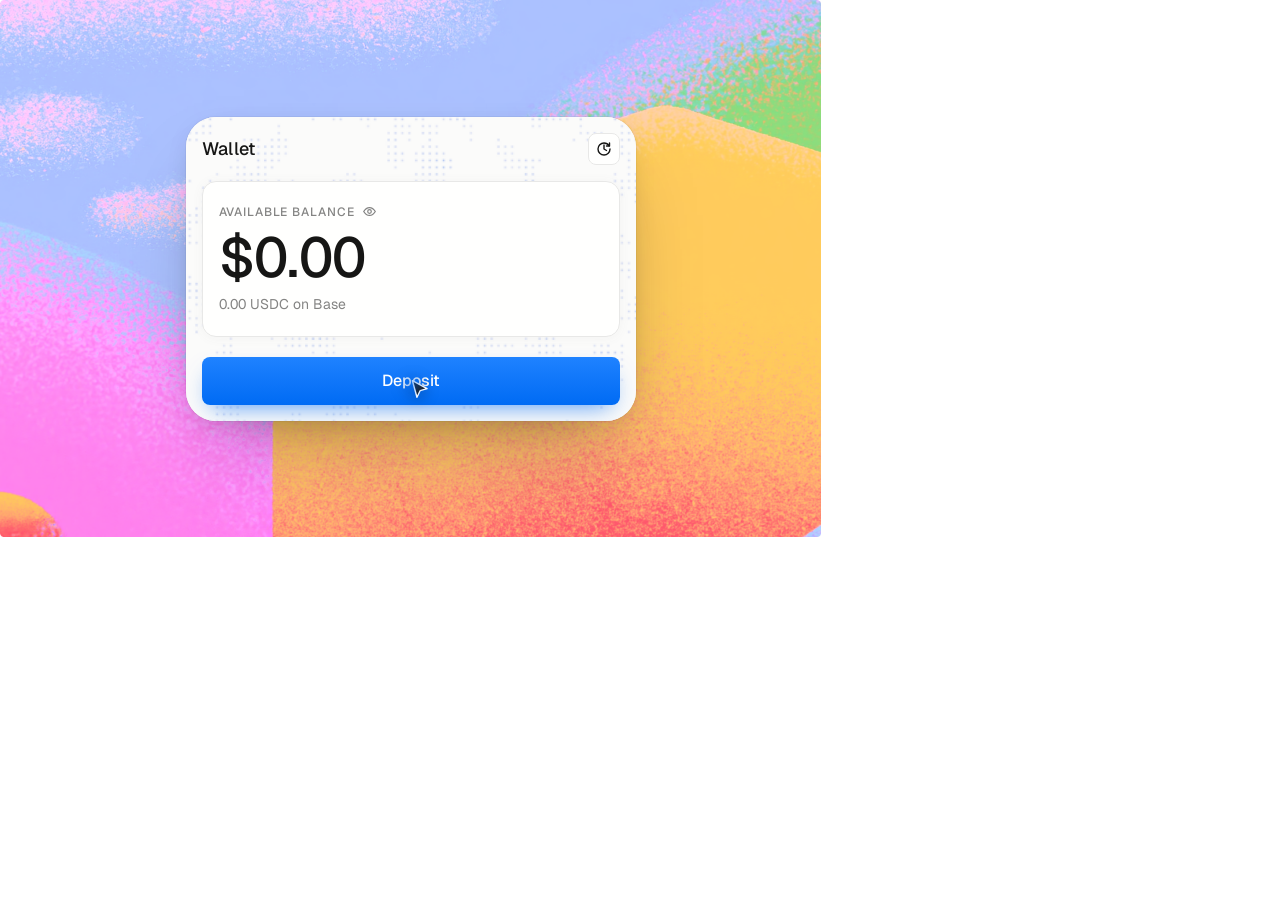
<file: flow/player-prediction.html>
<!DOCTYPE html>
<html lang="en">
<head>
<meta charset="UTF-8" />
<meta name="viewport" content="width=device-width, initial-scale=1.0" />
<title>Nexus One &middot; Fund / Predict / Trade &mdash; Prototype</title>
<link rel="preconnect" href="https://fonts.googleapis.com" />
<link rel="preconnect" href="https://fonts.gstatic.com" crossorigin />
<link href="https://fonts.googleapis.com/css2?family=Geist:wght@300;400;500;600;700;800&display=swap" rel="stylesheet" />
<!-- GENERATED FILE - edit flow/build-prediction.py, not this. -->
<style>
/* Delight is a custom font from the Paper file (not on any web CDN).
   Reference the locally-installed copy so it renders the real typeface on the
   design machine; falls back to Geist anywhere it isn't installed. */
@font-face{font-family:"Delight";font-weight:400;font-display:swap;
  src:local("Delight"),local("Delight Regular"),local("Delight-Regular");}
@font-face{font-family:"Delight";font-weight:500;font-display:swap;
  src:local("Delight Medium"),local("Delight-Medium");}
@font-face{font-family:"Delight";font-weight:600;font-display:swap;
  src:local("Delight SemiBold"),local("Delight Semi Bold"),local("Delight-SemiBold");}
@font-face{font-family:"Delight";font-weight:700;font-display:swap;
  src:local("Delight Bold"),local("Delight-Bold");}
:root{
  --bg:#F9F9F8;
  --surface:#FFFFFE;
  --border:#E8E8E7;
  --ink:#161615;
  --ink-2:#363635;
  --muted:#848483;
  --blue:#006BF4;
  --blue-2:#006BF3;
  --chip:#F4F4F3;
  --blue-tint:#E8F0FF;
  --badge-bg:#F5F9FD;
  --badge-border:#C0D5FB;
  --teal:#3FB2A4;
  --sans:"Geist",system-ui,-apple-system,sans-serif;
  --display:"Delight","Geist",system-ui,sans-serif; /* real Delight when installed, Geist fallback */
  --ease:cubic-bezier(.22,.61,.36,1);
  --ease-spring:cubic-bezier(.34,1.56,.64,1);
  --paper-texture:url("[data-uri]");
}
*{box-sizing:border-box;-webkit-font-smoothing:antialiased;text-rendering:optimizeLegibility}
html,body{height:100%;margin:0}
body{
  font-family:var(--sans);
  background:
    radial-gradient(1200px 700px at 50% -10%, #ffffff 0%, #ececeb 55%, #e4e4e2 100%);
  color:var(--ink);
  display:flex;flex-direction:column;align-items:center;justify-content:center;
  gap:22px;min-height:100vh;padding:34px 16px;
}

/* ---------- stage / device ---------- */
.stage{display:flex;flex-direction:column;align-items:center;gap:20px}
.device{
  position:relative;
  width:450px;
  border-radius:30px;
  background:var(--bg);
  overflow:hidden;
  transition:height .44s var(--ease);
  box-shadow:0 40px 80px -30px rgba(20,20,20,.35), 0 8px 30px -12px rgba(20,20,20,.22), 0 0 0 1px rgba(20,20,20,.04);
}
/* real dotted texture exported from the Paper artboards (inlined base64) */
.device::before{
  content:"";position:absolute;inset:0;z-index:0;pointer-events:none;
  background-image:var(--paper-texture);
  background-size:cover;
  background-position:center;
  background-repeat:no-repeat;
}

/* ---------- screen router ---------- */
.screen{
  position:absolute;top:0;left:0;right:0;z-index:1;
  display:flex;flex-direction:column;
  padding:16px;gap:16px;
  opacity:0;visibility:hidden;pointer-events:none;
  transform:translateY(42px) scale(.9);
  filter:blur(12px);
  transition:opacity .5s var(--ease), transform .64s var(--ease-spring), filter .5s var(--ease), visibility .5s;
  overflow:hidden;
}
.screen.active{position:relative;opacity:1;visibility:visible;pointer-events:auto;transform:none;filter:none}
.screen.leaving{opacity:0;transform:translateY(-24px) scale(1.07);filter:blur(12px)}

/* enter stagger for children */
.screen.active .stagger>*{animation:rise .5s var(--ease) both}
.screen.active .stagger>*:nth-child(1){animation-delay:.02s}
.screen.active .stagger>*:nth-child(2){animation-delay:.07s}
.screen.active .stagger>*:nth-child(3){animation-delay:.12s}
.screen.active .stagger>*:nth-child(4){animation-delay:.17s}
.screen.active .stagger>*:nth-child(5){animation-delay:.22s}
@keyframes rise{from{opacity:0;transform:translateY(10px)}to{opacity:1;transform:none}}

/* ---------- shared bits ---------- */
.topbar{display:flex;align-items:center;justify-content:space-between}
.title{font-family:var(--display);font-size:18px;font-weight:500;letter-spacing:.02em;color:var(--ink)}
.icon-btns{display:flex;gap:12px}
.iconbtn{width:32px;height:32px;border-radius:8px;background:var(--surface);border:1px solid var(--border);display:flex;align-items:center;justify-content:center;flex-shrink:0;cursor:pointer;transition:background .15s}
.iconbtn:hover{background:#f3f3f2}

.card{background:var(--surface);border:1px solid var(--border);border-radius:14px;box-shadow:0 1px 2px rgba(22,22,21,.04)}
.card.soft{box-shadow:0 1px 12px rgba(91,91,91,.05)}

.label{font-size:12px;font-weight:500;letter-spacing:.08em;text-transform:uppercase;color:var(--muted)}
.muted{color:var(--muted)}
.tnum{font-variant-numeric:tabular-nums}

/* amount card */
.amount-card{padding:16px;display:flex;flex-direction:column;gap:12px}
.amount-head{display:flex;align-items:center;justify-content:space-between;gap:8px}
.cap{display:flex;align-items:center;gap:4px;font-size:14px}
.cap .val{font-weight:500;color:var(--ink)}
.amount-row{display:flex;align-items:center;gap:12px}
.amount-big{font-family:var(--display);font-size:36px;font-weight:500;line-height:44px;color:var(--ink);letter-spacing:-.01em}
.amount-big.placeholder{color:#c9c9c7}
.cursor{display:inline-block;width:2px;height:34px;background:var(--blue);margin-left:1px;vertical-align:-6px;animation:blink 1.05s steps(1) infinite;border-radius:2px}
@keyframes blink{0%,50%{opacity:1}51%,100%{opacity:0}}
.token-pill{margin-left:auto;display:flex;align-items:center;gap:8px;background:var(--surface);border:1px solid var(--border);border-radius:999px;padding:5px 10px 5px 5px;box-shadow:0 1px 2px rgba(22,22,21,.04);flex-shrink:0}
.token-pill .name{font-weight:500;font-size:16px}
.sub-row{display:flex;align-items:center;justify-content:space-between}
.approx{font-size:14px;color:var(--muted)}
.chips{display:flex;gap:6px}
.chip{flex:1;text-align:center;background:var(--chip);border-radius:8px;padding:5px 10px;font-size:12px;font-weight:500;color:var(--ink-2);cursor:pointer;transition:background .15s,color .15s}
.chip:hover{background:#ececeb}
.chip.max{background:var(--blue-tint);color:var(--blue);letter-spacing:.02em}
.help{font-size:12px;color:var(--muted);text-align:center;line-height:20px}

/* coin + chain badge */
.coin{position:relative;flex-shrink:0}
.coin svg{display:block}
.coin .chain{position:absolute;right:-3px;bottom:-3px;border-radius:999px;outline:1.5px solid var(--surface);background:var(--surface)}

/* pay-using card */
.pay{display:flex;flex-direction:column;gap:16px;padding:16px}
.pay-head{display:flex;align-items:flex-start;justify-content:space-between;gap:12px}
.pay-head .l{display:flex;flex-direction:column;gap:6px}
.pay-title-row{display:flex;align-items:center;gap:8px}
.pay-title{font-size:16px;font-weight:500}
.badge{background:var(--badge-bg);border:1px solid var(--badge-border);border-radius:100px;padding:1px 6px;font-size:10px;font-weight:500;letter-spacing:.06em;text-transform:uppercase;color:var(--blue-2);white-space:nowrap}
.edit{display:flex;align-items:center;color:var(--blue-2);font-size:14px;font-weight:500;cursor:pointer}
.asset-rows{display:flex;flex-direction:column;gap:12px}
.asset{display:flex;align-items:center;justify-content:space-between;gap:10px}
.asset .l{display:flex;align-items:center;gap:10px}
.asset .nm{font-size:16px;font-weight:500;line-height:22px}
.asset .on{font-size:14px;color:var(--muted);line-height:18px}
.asset .r{text-align:right}
.asset .amt{font-size:16px;font-weight:500;line-height:22px}
.asset .usd{font-size:14px;color:var(--muted);line-height:18px}
.divider{height:1px;background:var(--border)}
.fees{display:flex;align-items:center;justify-content:space-between}
.fees .l{display:flex;gap:5px;align-items:baseline}
.fees .k{font-size:16px;font-weight:500}
.fees .est{font-size:16px;color:var(--muted)}
.fees .r{display:flex;align-items:center;gap:8px;font-size:16px;font-weight:500}

/* CTA */
.cta{height:48px;border-radius:8px;display:flex;align-items:center;justify-content:center;gap:8px;font-size:16px;font-weight:500;cursor:pointer;user-select:none;border:none;width:100%;font-family:var(--sans)}
.cta.primary{background:linear-gradient(180deg,#1f82ff,#006BF4);color:#fff;transition:filter .2s,transform .12s var(--ease-spring),box-shadow .2s;box-shadow:0 10px 24px -10px rgba(0,107,244,.75);position:relative;overflow:hidden}
.cta.primary:hover{filter:brightness(1.06);box-shadow:0 14px 30px -10px rgba(0,107,244,.85)}
.cta.primary:active{transform:scale(.97)}
/* light sweep across primary buttons */
.cta.primary::after{content:"";position:absolute;top:0;left:-60%;width:40%;height:100%;background:linear-gradient(100deg,transparent,rgba(255,255,255,.35),transparent);transform:skewX(-18deg);animation:btnSheen 3.4s ease-in-out infinite}
@keyframes btnSheen{0%{left:-60%}55%,100%{left:130%}}
.cta.disabled{background:#eeeeed;color:#b6b6b4;cursor:default}
.cta.ghost-loading{background:#f1f1f0;color:var(--muted)}
.foot{padding-top:8px}

/* ===== funding-method screen (V2 Deposit Screen) ===== */
.fund-h1{font-size:16px;font-weight:500;color:var(--ink);line-height:20px}
.fund-h2{font-size:12px;color:#9A9A99;line-height:16px;margin-top:6px}
.fund-card{background:var(--surface);border:1px solid var(--border);border-radius:14px;overflow:hidden;box-shadow:0 1px 12px rgba(91,91,91,.05)}
.fund-row{display:flex;align-items:center;gap:12px;padding:14px 16px;cursor:pointer;transition:background .15s}
.fund-row+.fund-row{border-top:1px solid #F0F0EF}
.fund-row:hover{background:#fafafa}
.fund-row.sel{background:#F5F9FF}
.fradio{width:18px;height:18px;border-radius:999px;border:1.5px solid var(--border);background:#fff;flex-shrink:0;transition:border-color .15s,border-width .15s}
.fund-row.sel .fradio{border-color:var(--blue);border-width:5px}
.ftext{flex:1;min-width:0;display:flex;flex-direction:column;gap:2px}
.ftitle{font-size:16px;font-weight:500;color:var(--ink);line-height:20px}
.fsub{font-size:13px;color:var(--muted);line-height:16px}
.fclust{display:flex;align-items:center;flex-shrink:0}
.fbrand{position:relative;width:32px;height:32px;border-radius:999px;outline:1.5px solid var(--surface);overflow:hidden;display:inline-block;flex-shrink:0}
.fbrand.pad{background:#F2F2F2}
.fbrand img{position:absolute;inset:0;width:100%;height:100%;object-fit:cover}
.fbrand.pad img{inset:5px;width:22px;height:22px;object-fit:contain}
.cta.tall{height:52px;border-radius:12px;letter-spacing:-.005em}
/* demo pointer that selects the funding card */
.fake-cursor{position:absolute;top:0;left:0;z-index:60;pointer-events:none;opacity:0;will-change:transform;filter:drop-shadow(0 3px 7px rgba(0,0,0,.32))}
.fake-cursor::before{content:"";position:absolute;left:-9px;top:-9px;width:30px;height:30px;border-radius:999px;background:radial-gradient(circle,rgba(0,107,244,.4),rgba(0,107,244,0) 68%);pointer-events:none;animation:cursorPulse 1.8s ease-in-out infinite}
@keyframes cursorPulse{0%,100%{transform:scale(.9);opacity:.75}50%{transform:scale(1.15);opacity:1}}
.cur-inner{transform-origin:6px 4px;transition:transform .2s var(--ease-spring)}
.cur-inner.click{animation:curClick .4s var(--ease-spring)}
@keyframes curClick{30%{transform:scale(.55)}65%{transform:scale(1.15)}100%{transform:scale(1)}}
/* ripple where the cursor taps — expanding ring + soft glow */
.tap-ripple{position:absolute;z-index:55;width:44px;height:44px;border-radius:999px;border:2px solid rgba(0,107,244,.55);background:radial-gradient(circle,rgba(0,107,244,.22),rgba(0,107,244,0) 62%);transform:translate(-50%,-50%) scale(.15);opacity:0;pointer-events:none}
.tap-ripple.go{animation:ripple .62s cubic-bezier(.2,.7,.3,1)}
@keyframes ripple{0%{opacity:.85;transform:translate(-50%,-50%) scale(.15)}100%{opacity:0;transform:translate(-50%,-50%) scale(2.1)}}

/* skeleton shimmer */
.sk{position:relative;overflow:hidden;background:#ededec;border-radius:6px}
.sk::after{content:"";position:absolute;inset:0;transform:translateX(-100%);
  background:linear-gradient(90deg,transparent,rgba(255,255,255,.75),transparent);
  animation:shimmer 1.15s infinite}
@keyframes shimmer{100%{transform:translateX(100%)}}

/* small spinner */
.spin{width:16px;height:16px;border-radius:999px;border:2px solid rgba(0,107,244,.18);border-top-color:var(--blue);animation:rot .7s linear infinite}
.spin.gray{border:2px solid rgba(132,132,131,.25);border-top-color:var(--muted)}
.spin.lg{width:22px;height:22px;border-width:2.5px}
@keyframes rot{100%{transform:rotate(360deg)}}

/* ===== in-flight hero (dot heatmap) ===== */
.flow-hero{padding:20px 16px;display:flex;flex-direction:column;align-items:center;gap:4px}
.flow-hero .pair{font-size:13px;color:var(--muted)}
.flow-hero .big{font-family:var(--display);font-size:30px;font-weight:500;letter-spacing:-.01em;margin-top:2px}
.heat{position:relative;width:100%;height:150px;margin:12px 0 8px;display:flex;align-items:center;justify-content:center;overflow:hidden}
.heatvid{width:100%;height:100%;object-fit:cover;display:block}
.flow-hero .coin-line{display:flex;align-items:center;gap:10px;margin-top:2px}
.flow-hero .coin-amt{font-family:var(--display);font-size:26px;font-weight:500}
.flow-hero .chainon{font-size:13px;color:var(--muted)}

/* steps */
.steps{display:flex;flex-direction:column}
.step{display:flex;align-items:flex-start;gap:12px;padding:16px;border-top:1px solid var(--border)}
.step:first-child{border-top:0}
.step .st{flex-shrink:0;width:22px;height:22px;display:flex;align-items:center;justify-content:center;margin-top:1px}
.dot-empty{width:18px;height:18px;border-radius:999px;border:2px solid #d9d9d8}
.check{width:22px;height:22px;border-radius:999px;background:var(--blue);display:flex;align-items:center;justify-content:center;transform:scale(0);animation:pop .38s var(--ease-spring) forwards}
@keyframes pop{to{transform:scale(1)}}
.step .body{display:flex;flex-direction:column;gap:2px;flex:1}
.step .s-title{font-size:16px;font-weight:500;line-height:20px}
.step .s-sub{font-size:14px;color:var(--muted);line-height:18px}
.step.done .s-title{color:var(--ink)}
.step.pending .s-title{color:var(--muted)}
.step.active .s-title{color:var(--ink);font-weight:600}
.step.active .s-sub{color:var(--blue)}
.step .chev{margin-left:auto;color:var(--muted)}

/* success */
.success-hero{padding:22px 16px;display:flex;flex-direction:column;align-items:center;gap:6px;background:var(--surface)}
.success-hero .rec{font-size:16px;color:var(--muted)}
.success-coin{position:relative;margin:6px 0 2px;transform:scale(.3);opacity:0;animation:coinIn .6s var(--ease-spring) .05s forwards}
@keyframes coinIn{to{transform:scale(1);opacity:1}}
/* glow ring bursting out behind the success coin */
.success-coin::before{content:"";position:absolute;inset:-14px;border-radius:999px;border:2px solid rgba(0,107,244,.5);opacity:0;animation:coinRing .8s ease-out .35s forwards}
@keyframes coinRing{0%{opacity:.8;transform:scale(.5)}100%{opacity:0;transform:scale(1.5)}}
.success-coin::after{content:"";position:absolute;inset:-30px;border-radius:999px;background:radial-gradient(circle,rgba(0,107,244,.28),transparent 68%);opacity:0;animation:coinGlow 1s ease-out .3s forwards;z-index:-1}
@keyframes coinGlow{0%{opacity:0;transform:scale(.6)}40%{opacity:1}100%{opacity:0;transform:scale(1.4)}}
/* confetti */
.confetti-piece{position:absolute;top:150px;left:50%;width:8px;height:13px;border-radius:2px;z-index:80;opacity:0;pointer-events:none;will-change:transform,opacity}
.success-amt{font-family:var(--display);font-size:44px;font-weight:500;letter-spacing:-.02em;line-height:1}
.success-amt .u{font-size:20px;color:var(--muted);font-weight:500;margin-left:6px;letter-spacing:0}
.success-approx{font-size:14px;color:var(--muted)}
.success-meta{font-size:14px;color:var(--muted);margin-top:2px}
.receipt{display:flex;flex-direction:column}
.rrow{display:flex;align-items:center;justify-content:space-between;padding:16px;font-size:16px}
.rrow+.rrow{border-top:1px solid var(--border)}
.rrow .k{font-weight:400;color:var(--ink)}
.rrow .v{font-weight:500;display:flex;align-items:center;gap:6px}
.rrow .v.link{color:var(--blue)}
.rrow .v .sub{color:var(--muted);font-weight:400}

/* ===== sources picker (sheet) ===== */
#s-picker{padding:0;background:transparent}
.scrim{position:absolute;inset:0;background:rgba(20,20,20,.28);opacity:0;transition:opacity .34s var(--ease)}
.screen.active #scrim, .screen.active .scrim{opacity:1}
.sheet{
  position:absolute;left:0;right:0;bottom:0;height:fit-content;max-height:calc(100% - 40px);
  background:var(--bg);border-radius:22px 22px 0 0;
  display:flex;flex-direction:column;
  transform:translateY(100%);
  transition:transform .44s var(--ease);
  box-shadow:0 -12px 40px -18px rgba(0,0,0,.25);
  overflow:hidden;
}
.screen.active .sheet{transform:none}
.grip{width:40px;height:5px;border-radius:999px;background:#d5d5d3;margin:8px auto 2px}
.sheet-body{flex:0 1 auto;overflow:auto;padding:6px 16px 20px;display:flex;flex-direction:column;gap:14px}
.sheet-head{display:flex;align-items:center;justify-content:space-between;padding-top:6px}
.sheet-head .l{display:flex;align-items:center;gap:12px}
.sheet-title{font-family:var(--display);font-size:18px;font-weight:500;letter-spacing:.02em;color:var(--ink)}
.sheet-sub{font-size:13px;color:var(--muted)}
.deselect{color:var(--blue);font-weight:500;font-size:15px;cursor:pointer}
.search{display:flex;align-items:center;gap:10px;background:var(--surface);border:1px solid var(--border);border-radius:12px;padding:12px 12px}
.search input{border:none;outline:none;background:transparent;font-family:var(--sans);font-size:15px;flex:1;color:var(--ink)}
.search input::placeholder{color:#a6a6a4}
.mini-cluster{display:flex;align-items:center;gap:2px;padding-left:6px}
.tabs{display:flex;background:#efefee;border-radius:12px;padding:4px}
.tab{flex:1;text-align:center;padding:9px;border-radius:9px;font-size:14px;font-weight:600;color:var(--muted);cursor:pointer;transition:.15s}
.tab.active{background:var(--surface);color:var(--ink);box-shadow:0 1px 2px rgba(0,0,0,.06)}
.tok-card{background:var(--surface);border:1px solid var(--border);border-radius:16px;overflow:hidden}
.tok{display:flex;align-items:center;gap:12px;padding:14px 16px}
.tok+.tok,.subtok{border-top:1px solid #f0f0ef}
.cb{width:18px;height:18px;border-radius:5px;border:2px solid #cfcfce;flex-shrink:0;display:flex;align-items:center;justify-content:center;cursor:pointer;transition:.15s;background:#fff}
.cb.on{background:var(--blue);border-color:var(--blue)}
.cb.ind{background:var(--blue);border-color:var(--blue)}
.tok .l{display:flex;align-items:center;gap:12px;flex:1;min-width:0}
.tok .nm{font-size:16px;font-weight:500}
.nm-row{display:flex;align-items:center;gap:6px}
.ubtag{font-size:10px;font-weight:500;letter-spacing:.06em;text-transform:uppercase;color:var(--blue-2);background:var(--badge-bg);border:1px solid var(--badge-border);border-radius:100px;padding:2px 9px;line-height:12px;white-space:nowrap}
.tok .meta{display:flex;align-items:center;gap:4px;font-size:14px;color:var(--muted)}
.tok .r{text-align:right;flex-shrink:0}
.tok .r .top{font-size:16px;font-weight:500}
.tok .r .bot{font-size:14px;color:var(--muted)}
.subtok{display:flex;align-items:center;gap:12px;padding:8px 16px 8px 46px}
.subtok .nm{font-size:14px;flex:1}
.subtok .amt{font-size:14px;font-weight:500}
.chip-row{display:flex;align-items:center;gap:5px}
.sheet-foot{background:var(--surface);border-top:1px solid var(--border);padding:14px 16px 16px;display:flex;flex-direction:column;gap:10px}
.foot-line{display:flex;align-items:center;justify-content:space-between;font-size:14px}
.foot-line .k{color:var(--ink)}
.foot-line .k .s{color:var(--muted)}
.foot-line .v{font-weight:500}
.foot-line .v .req{color:var(--muted);font-weight:400}
.restore{color:var(--blue);font-weight:500;cursor:pointer}
.progress{height:6px;border-radius:999px;background:#e6e6e5;overflow:hidden}
.progress .fill{height:100%;width:0;background:var(--blue);border-radius:999px;transition:width 1s var(--ease)}
.screen.active .progress .fill{width:100%}

/* ---------- controls ---------- */
.controls{display:flex;align-items:center;gap:10px;background:#fff;border:1px solid #e6e6e4;border-radius:999px;padding:7px 8px;box-shadow:0 12px 30px -16px rgba(0,0,0,.3)}
.ctrl{border:none;background:#f2f2f1;color:var(--ink);width:38px;height:38px;border-radius:999px;font-size:15px;cursor:pointer;display:flex;align-items:center;justify-content:center;transition:.15s;font-family:var(--sans)}
.ctrl:hover{background:#e8e8e6}
.ctrl.play{background:var(--blue);color:#fff;width:auto;padding:0 18px;gap:8px;font-weight:500}
.ctrl.play.on{background:var(--ink)}
.ctrl:disabled{opacity:.4;cursor:default}
.steplabel{font-size:13px;color:#6b6b69;min-width:150px;text-align:center;font-weight:500}
.dots{display:flex;gap:6px;align-items:center}
.pdot{width:7px;height:7px;border-radius:999px;background:#d3d3d1;cursor:pointer;transition:.2s}
.pdot.on{background:var(--blue);width:20px;border-radius:999px}
.hint{font-size:12.5px;color:#8a8a88;text-align:center;max-width:460px;line-height:1.5}
.hint b{color:#5a5a58;font-weight:600}
</style>
<style id="prediction">

#s-wallet,#s-deposit,#s-bet,#s-placed{min-height:0}
.hair{height:1px;background:#F0F0EF;flex-shrink:0}
.tnum{font-variant-numeric:tabular-nums}

/* ===== 1 · Wallet ===== */
.wal-card{padding:20px 16px 22px;display:flex;flex-direction:column;gap:6px}
.wal-cap{display:flex;align-items:center;gap:7px;font-size:12px;font-weight:500;
  letter-spacing:.08em;line-height:20px;text-transform:uppercase;color:var(--muted)}
.wal-big{font-family:var(--display);font-size:56px;font-weight:500;line-height:60px;
  letter-spacing:-.01em;color:var(--ink);font-variant-numeric:tabular-nums}
.wal-sub{font-size:14px;line-height:20px;color:var(--muted);font-variant-numeric:tabular-nums}

/* ===== 2 · Deposit ===== */
.dep-head{display:flex;align-items:center;justify-content:space-between;gap:8px}
.dep-label{font-size:12px;font-weight:500;letter-spacing:.08em;line-height:20px;
  text-transform:uppercase;color:var(--muted)}
.dep-cap{font-size:14px;line-height:20px;color:var(--muted)}
.dep-cap b{font-weight:600;color:var(--ink);font-variant-numeric:tabular-nums}
.dep-card{padding:16px;display:flex;flex-direction:column;gap:14px}
.dep-row{display:flex;align-items:center;justify-content:space-between;gap:12px}
.dep-hero{display:flex;align-items:center;flex:1;min-width:0}
.dep-hero .n{font-family:var(--display);font-size:40px;font-weight:500;line-height:44px;
  letter-spacing:.01em;color:var(--ink);font-variant-numeric:tabular-nums;flex-shrink:0}
.dep-caret{width:2px;height:36px;border-radius:2px;background:var(--blue);flex-shrink:0;
  animation:blink 1.05s steps(1) infinite}
.dep-pill{display:flex;align-items:center;gap:8px;background:var(--surface);border:1px solid var(--border);
  border-radius:999px;padding:5px 10px 5px 5px;box-shadow:0 1px 2px rgba(22,22,21,.04);flex-shrink:0}
.dep-pill .sym{font-size:16px;font-weight:500;line-height:24px;color:var(--ink)}
.dep-approx{display:flex;align-items:center;gap:7px;font-size:14px;line-height:16px;
  color:var(--muted);font-variant-numeric:tabular-nums;margin-top:-4px}
.pcts{display:flex;align-items:center;gap:6px}
.pct-chip{flex:1;text-align:center;background:#F4F4F3;border-radius:8px;padding:5px 10px;
  font-size:12px;font-weight:500;line-height:20px;color:#363635;transition:.25s var(--ease)}
.pct-chip.on{background:#E5F0FE;color:var(--blue)}

/* pay-with card */
.pw{padding:16px;display:flex;flex-direction:column;gap:14px}
.pw-top{display:flex;align-items:flex-start;justify-content:space-between}
.pw-l{display:flex;flex-direction:column;gap:6px}
.pw-tr{display:flex;align-items:center;gap:8px}
.pw-t{font-size:15px;font-weight:500;line-height:18px;color:var(--ink)}
.pw-count{background:#F5F9FD;border:1px solid #C0D5FB;border-radius:100px;padding:1px 6px;
  font-size:9px;font-weight:600;letter-spacing:.06em;text-transform:uppercase;color:#006BF3;line-height:12px}
.pw-sub{font-size:12px;line-height:16px;color:#9A9A99}
.pw-edit{font-size:14px;font-weight:500;line-height:18px;color:#006BF3}
.pw-rows{display:flex;flex-direction:column;gap:10px}
.arow{display:flex;align-items:center;justify-content:space-between;gap:10px}
.arow .l{display:flex;align-items:center;gap:10px}
.arow .nm{font-size:16px;font-weight:600;line-height:24px;color:var(--ink)}
.arow .on{font-size:14px;line-height:20px;color:var(--muted)}
.arow .r{display:flex;flex-direction:column;align-items:flex-end;gap:1px;flex-shrink:0}
.arow .amt{font-size:16px;font-weight:600;line-height:24px;color:var(--ink);font-variant-numeric:tabular-nums}
.arow .usd{font-size:14px;line-height:20px;color:var(--muted);font-variant-numeric:tabular-nums}
.screen.active .arow{animation:rise .44s var(--ease) both}
.screen.active .arow:nth-child(1){animation-delay:.24s}
.screen.active .arow:nth-child(2){animation-delay:.33s}
.screen.active .arow:nth-child(3){animation-delay:.42s}
.av34{position:relative;width:34px;height:34px;flex-shrink:0}
.av34>img{width:34px;height:34px;border-radius:999px;display:block}
.av34 .bd{position:absolute;left:22px;top:22px;width:14px;height:14px;border-radius:999px;
  outline:1px solid #FFFFFE;overflow:hidden;background:#F4F4F3;display:flex;align-items:center;justify-content:center}
.av34 .bd img{width:14px;height:14px;display:block}
/* the token pill's mark is its own size - reusing .av34 forced it to 34px
   and pushed the symbol under the coin */
.av22{position:relative;width:22px;height:22px;flex-shrink:0}
.av22>img{width:22px;height:22px;border-radius:999px;display:block}
.av22 .bd{position:absolute;left:13px;top:13px;width:11px;height:11px;border-radius:999px;
  outline:1px solid #FFFFFE;overflow:hidden;background:#F0F0EF;display:flex;
  align-items:center;justify-content:center}
.av22 .bd img{width:9px;height:9px;display:block;border-radius:0}
.fees{padding:15px 16px;display:flex;align-items:center;justify-content:space-between}
.fees .k{font-size:16px;font-weight:500;line-height:24px;color:var(--ink)}
.fees .k i{font-style:normal;color:var(--muted);font-weight:400}
.fees .v{display:flex;align-items:center;gap:8px;font-size:16px;font-weight:600;
  line-height:24px;color:var(--ink);font-variant-numeric:tabular-nums}

/* ===== 3/4 · Bet card ===== */
.ocard{background:var(--surface);border:1px solid var(--border);border-radius:14px;
  box-shadow:0 1px 12px rgba(91,91,91,.05);display:flex;flex-direction:column;overflow:hidden}
.mkt{display:flex;align-items:center;gap:12px;padding:14px 20px 13px}
.mkt-tile{width:42px;height:42px;flex-shrink:0}
.mkt-tile img{width:100%;height:100%;display:block}
.mkt-q{font-size:14px;font-weight:600;line-height:18px;color:var(--ink);letter-spacing:-.005em}
.mkt-meta{font-size:12px;color:var(--muted);line-height:16px;margin-top:3px}
.obtabs{display:flex;align-items:flex-end;gap:20px;padding:0 20px}
.ot{display:flex;flex-direction:column;align-items:center;gap:9px;padding-top:14px}
.ot .t{font-size:15px;font-weight:500;line-height:20px;color:var(--muted)}
.ot .u{height:2px;width:100%;border-radius:2px;background:transparent}
.ot.sel .t{font-weight:600;color:var(--ink)}
.ot.sel .u{background:var(--ink)}
.trade{display:flex;flex-direction:column;gap:20px;padding:16px 20px}
.yn{display:flex;gap:10px}
.tile{flex:1;height:46px;border-radius:10px;background:#F4F4F3;display:flex;align-items:center;
  justify-content:center;gap:7px;transition:background .3s var(--ease),box-shadow .3s var(--ease),transform .22s var(--ease-spring)}
.tile .nm{font-size:15px;font-weight:600;line-height:20px;color:#5B5B5A;transition:color .3s var(--ease)}
.tile .pr{font-size:15px;font-weight:500;line-height:20px;color:#848483;
  font-variant-numeric:tabular-nums;transition:color .3s var(--ease)}
.tile.on{background:#12AD59;box-shadow:0 8px 20px -10px rgba(18,173,89,.85)}
.tile.on .nm{color:#FFFFFF}
.tile.on .pr{color:#F4F4F3}
.tile.pick{transform:scale(.96)}
.amtgrp{display:flex;flex-direction:column;align-items:center;gap:12px;padding-top:2px}
.amt-head{display:flex;align-items:center;justify-content:space-between;width:376px}
.amt-lbl{font-size:15px;font-weight:500;line-height:20px;color:var(--ink)}
.bal{font-size:13px;line-height:16px;color:var(--muted);font-variant-numeric:tabular-nums}
.stepper{width:376px;height:60px;background:var(--surface);border:1px solid var(--border);
  border-radius:10px;box-shadow:0 1px 2px rgba(22,22,21,.04);display:flex;align-items:center;
  justify-content:space-between;padding:0 6px;gap:2px}
.st-btn{width:30px;height:30px;border-radius:8px;display:flex;align-items:center;justify-content:center}
.st-val{width:116px;text-align:center;font-family:var(--display);font-size:32px;font-weight:500;
  line-height:28px;color:var(--ink);font-variant-numeric:tabular-nums}
.qa{display:flex;align-items:center;gap:6px}
.qchip{flex:1;text-align:center;background:#F4F4F3;border-radius:8px;padding:5px 10px;
  font-size:12px;font-weight:500;line-height:20px;color:#363635;transition:.25s var(--ease)}
.qchip.on{background:#E5F0FE;color:var(--blue)}
.summary{background:#FCFCFB;display:flex;flex-direction:column;gap:11px;padding:16px 20px 18px}
.srow{display:flex;align-items:center;justify-content:space-between}
.slbl{font-size:14px;line-height:20px;color:var(--muted)}
.sv{font-size:14px;font-weight:500;line-height:20px;color:#363635;font-variant-numeric:tabular-nums}
.srow.total .sv{font-size:15px;font-weight:600;color:var(--ink)}
.srow.win{padding-top:3px}
.srow.win .slbl{display:flex;align-items:center;gap:7px;font-size:15px;font-weight:500;color:#363635}
.pct{background:#E7F4EB;border-radius:999px;padding:2px 7px;font-size:11px;font-weight:500;
  line-height:14px;color:#1E7A42;font-variant-numeric:tabular-nums;font-style:normal}
.srow.win .sv{font-family:var(--display);font-size:28px;font-weight:500;line-height:30px;color:#009F50}
.dim .sv,.dim .slbl{color:#C4C4C2}
.dim .pct{opacity:0}
/* no padding-bottom: .screen already carries 16px all round, and the extra
   20px here put the CTA 36px off the card's bottom edge - deeper than
   every other inset on the screen. */
.pfoot{display:flex;flex-direction:column;gap:14px;padding-top:4px}
/* the placing state: the button stays blue but goes light and inert */
.cta.placing{background:#8FB6F8;color:#FFFFFE;cursor:default;box-shadow:none}
.cta.placing::after{display:none}
.spin.w{width:18px;height:18px;border:2.2px solid rgba(255,255,255,.45);border-top-color:#fff}

/* ===== 5 · Bet placed ===== */
.ok-card{display:flex;flex-direction:column;align-items:center;gap:14px;padding:30px 16px 20px}
.ok-mark{width:64px;height:64px;border-radius:999px;background:#12AD59;display:flex;
  align-items:center;justify-content:center;outline:11px solid #13AD5936;flex-shrink:0;
  transform:scale(.3);opacity:0}
.screen.active .ok-mark{animation:coinIn .6s var(--ease-spring) .05s forwards}
.ok-t{display:flex;flex-direction:column;align-items:center;gap:5px}
.ok-h{font-family:var(--display);font-size:26px;font-weight:500;line-height:30px;
  letter-spacing:.01em;color:var(--ink)}
.ok-s{font-size:14px;line-height:20px;color:var(--muted)}
.pos{display:flex;flex-direction:column;gap:11px;padding:16px}
.pos .srow .slbl{color:var(--muted)}
.pos-pill{display:inline-flex;align-items:center;background:#12AD59;border-radius:999px;
  padding:2px 8px;font-size:11px;font-weight:600;line-height:16px;color:#fff}
.pos-val{display:flex;align-items:center;gap:7px;font-size:14px;font-weight:500;
  line-height:20px;color:var(--ink);font-variant-numeric:tabular-nums}

</style>
<style id="player-override">
/* ===== embeddable player build =====
   Strips the prototype's page chrome and pins the device inside a fixed
   stage whose aspect matches the Figma panel (821x537). */
html,body{height:auto;margin:0;padding:0;background:transparent!important}
body{
  display:block!important;min-height:0!important;padding:0!important;gap:0!important;
  background:none!important;overflow:hidden;
}
.controls,.hint{display:none!important}

/* The plate around the UI can be made translucent so the gradient reads
   through it. The opacity applies to the whole plate layer — fill, hairline
   ring and drop shadow — the way reducing a layer's opacity would in Figma.
   The card and controls inside keep their own solid fills. */
#vstage .device{
  background:rgba(249,249,248,var(--plate,1));
  box-shadow:var(--plateShadow, none);
}
/* the hairline strokes on the UI surfaces follow the same treatment —
   the prototype draws every one of them from --border */
#vstage{ --border:rgba(232,232,231,var(--strokeA,1)) }
#vstage{
  position:relative;
  zoom:var(--zoom,1);
  width:var(--sw); height:var(--sh);
  overflow:hidden;
  background:#c9d3f7;
}
#vbg{position:absolute;inset:0;width:100%;height:100%;object-fit:cover;display:block}
/* --introY carries the opening entrance: the whole card (plate and all) starts
   below the panel and rides up into frame. It has to live on the stage, not on
   .screen - sliding the screen inside a stationary plate just leaves an empty
   plate sitting there for the first few frames. */
#vstage.intro .stage{--introY:600px}
#vstage .stage{
  position:absolute; left:50%; top:50%;
  transform:translate(-50%,calc(-50% + var(--introY,0px))) scale(var(--devScale));
  transform-origin:center center;
  transition:transform .44s var(--ease);
  gap:0;
}
/* the device keeps its own drop shadow; scale it down with the device */
</style>
</head>
<body>

<div class="stage">
  <div class="device" id="device">

    <!-- ================= 1 · WALLET ================= -->
    <section class="screen" data-name="Wallet" id="s-wallet">
      <div class="topbar"><div class="title">Wallet</div>
        <div class="icon-btns"><div class="iconbtn">@refresh@</div></div></div>
      <div class="card soft">
        <div class="wal-card">
          <div class="wal-cap">Available balance @eye@</div>
          <div class="wal-big tnum" id="wal-big">$0.00</div>
          <div class="wal-sub tnum" id="wal-sub">0.00 USDC on Base</div>
        </div>
      </div>
      <div class="pfoot"><button class="cta primary" id="wallet-cta">Deposit</button></div>
    </section>

    <!-- ================= 2 · DEPOSIT ================= -->
    <section class="screen" data-name="Deposit &middot; route resolved" id="s-deposit">
      <div class="topbar"><div class="title">Deposit</div>
        <div class="icon-btns"><div class="iconbtn">@refresh@</div><div class="iconbtn">@close@</div></div></div>

      <div class="card soft">
        <div class="dep-card">
          <div class="dep-head">
            <div class="dep-label">Deposit</div>
            <div class="dep-cap">You can deposit up to <b>$1,240.55</b></div>
          </div>
          <div class="dep-row">
            <div class="dep-hero"><span class="n tnum" id="dep-n">20</span><span class="dep-caret"></span></div>
            <div class="dep-pill">@usdcPill@<span class="sym">USDC</span></div>
          </div>
          <div class="dep-approx"><span class="tnum" id="dep-usd">&asymp; $20.00</span>@swap@</div>
          <div class="pcts">
            <div class="pct-chip">25%</div><div class="pct-chip">50%</div>
            <div class="pct-chip">75%</div><div class="pct-chip">MAX</div>
          </div>
        </div>
      </div>

      <div class="card soft">
        <div class="pw">
          <div class="pw-top">
            <div class="pw-l">
              <div class="pw-tr"><span class="pw-t">Pay with</span><span class="pw-count">3 assets</span></div>
              <div class="pw-sub">Auto-selected to cover your $20 deposit</div>
            </div>
            <div class="pw-edit">Edit Tokens</div>
          </div>
          <div class="pw-rows">
            <div class="arow">
              <div class="l">@avUSDC@<div><div class="nm">USDC</div><div class="on">on Ethereum</div></div></div>
              <div class="r"><div class="amt">6.74 USDC</div><div class="usd">$6.74</div></div>
            </div>
            <div class="arow">
              <div class="l">@avOP@<div><div class="nm">ETH</div><div class="on">on Optimism</div></div></div>
              <div class="r"><div class="amt">0.0048 ETH</div><div class="usd">$11.90</div></div>
            </div>
            <div class="arow">
              <div class="l">@avMEGA@<div><div class="nm">ETH</div><div class="on">on MegaETH</div></div></div>
              <div class="r"><div class="amt">0.00055 ETH</div><div class="usd">$1.36</div></div>
            </div>
          </div>
        </div>
      </div>

      <div class="card soft">
        <div class="fees"><div class="k">Fees <i>(Estimated)</i></div>
          <div class="v"><span class="tnum">$0.10</span>@chevDsm@</div></div>
      </div>

      <div class="pfoot"><button class="cta primary" id="deposit-cta">Deposit Now</button></div>
    </section>

    <!-- ================= 3 + 4 · BET CARD (review / placing) ================= -->
    <section class="screen" data-name="Bet" id="s-bet">
      <div class="ocard">
        <div class="mkt">
          <div class="mkt-tile">@marketTile@</div>
          <div>
            <div class="mkt-q">Will BTC close above $120,000 in 2026?</div>
            <div class="mkt-meta">Prediction Market &middot; $2.4M Vol.</div>
          </div>
        </div>
        <div class="hair"></div>
        <div class="obtabs">
          <div class="ot sel"><div class="t">Buy</div><div class="u"></div></div>
          <div class="ot"><div class="t">Sell</div><div class="u"></div></div>
        </div>
        <div class="hair"></div>
        <div class="trade">
          <div class="yn">
            <div class="tile" id="tile-yes"><span class="nm">Yes</span><span class="pr">20&cent;</span></div>
            <div class="tile" id="tile-no"><span class="nm">No</span><span class="pr">83&cent;</span></div>
          </div>
          <div class="amtgrp">
            <div class="amt-head">
              <div class="amt-lbl">Amount</div>
              <div class="bal" id="bet-bal">Balance 20.00 USDC</div>
            </div>
            <div class="stepper">
              <div class="st-btn">@minusSm@</div>
              <div class="st-val tnum" id="stake">0</div>
              <div class="st-btn">@plusSm@</div>
            </div>
          </div>
          <div class="qa">
            <div class="qchip" id="q10">$10</div><div class="qchip" id="q25">$25</div>
            <div class="qchip" id="q50">$50</div><div class="qchip" id="qmax">MAX</div>
          </div>
        </div>
        <div class="hair"></div>
        <div class="summary dim" id="summary">
          <div class="srow"><div class="slbl" id="sh-lbl">Shares</div><div class="sv" id="sh-val">&mdash;</div></div>
          <div class="srow total"><div class="slbl">Total cost</div><div class="sv" id="tc-val">&mdash;</div></div>
          <div class="srow win"><div class="slbl">To win <i class="pct" id="pct">+16%</i></div><div class="sv" id="win-val">&mdash;</div></div>
        </div>
      </div>
      <div class="pfoot"><button class="cta disabled" id="bet-cta">Select an outcome</button></div>
    </section>

    <!-- ================= 5 · BET PLACED ================= -->
    <section class="screen" data-name="Bet placed" id="s-placed">
      <div class="stagger" style="display:flex;flex-direction:column;gap:16px;padding-top:4px">
        <div class="card soft">
          <div class="ok-card">
            <div class="ok-mark">@bigTick@</div>
            <div class="ok-t">
              <div class="ok-h">Bet placed</div>
              <div class="ok-s">BTC above $120k &middot; Dec 2026</div>
            </div>
          </div>
        </div>
        <div class="card soft">
          <div class="pos">
            <div class="srow"><div class="slbl">Position</div>
              <div class="pos-val"><span class="pos-pill">No</span><span class="tnum" id="pos-sh">24.09</span>&nbsp;shares</div></div>
            <div class="srow"><div class="slbl">Avg price</div><div class="sv">83&cent;</div></div>
            <div class="srow total"><div class="slbl">Total cost</div><div class="sv tnum">20.00 USDC</div></div>
            <div class="hair" style="margin-top:2px"></div>
            <div class="srow win"><div class="slbl">To win <i class="pct">+16%</i></div>
              <div class="sv tnum" style="color:#1E7A42">$23.26</div></div>
          </div>
        </div>
      </div>
      <div class="pfoot"><button class="cta primary" id="placed-cta">View my position</button></div>
    </section>

    <div class="fake-cursor" id="democursor"><div class="cur-inner">
      <svg width="26" height="26" viewBox="0 0 24 24"><path d="M5 2.5L18.5 9.8L12.2 11.6L9.2 17.8L5 2.5Z" fill="#1c1c1c" stroke="#fff" stroke-width="1.3" stroke-linejoin="round"/></svg>
    </div></div>

  </div>
</div>

<script>

/* ---------- inline SVG assets ---------- */
const SVG = {
  close:`<svg width="16" height="16" viewBox="0 0 16 16"><path d="M4 4L12 12M12 4L4 12" fill="none" stroke="#161615" stroke-width="1.4" stroke-linecap="round"/></svg>`,
  refresh:`<svg width="16" height="16" viewBox="0 0 16 16"><path d="M8 4V8L10.5 9.5" fill="none" stroke="#161615" stroke-width="1.4" stroke-linecap="round" stroke-linejoin="round"/><path d="M14 8C14 11.314 11.314 14 8 14C4.686 14 2 11.314 2 8C2 4.686 4.686 2 8 2C10.196 2 12.117 3.179 13.163 4.936" fill="none" stroke="#161615" stroke-width="1.4" stroke-linecap="round"/><path d="M13.5 2V5H10.5" fill="none" stroke="#161615" stroke-width="1.4" stroke-linecap="round" stroke-linejoin="round"/></svg>`,
  eye:`<svg width="15" height="15" viewBox="0 0 16 16"><path d="M1.8 8C1.8 8 4.3 3.8 8 3.8C11.7 3.8 14.2 8 14.2 8C14.2 8 11.7 12.2 8 12.2C4.3 12.2 1.8 8 1.8 8Z" fill="none" stroke="#848483" stroke-width="1.3" stroke-linecap="round" stroke-linejoin="round"/><path d="M8 9.9C9.05 9.9 9.9 9.05 9.9 8C9.9 6.95 9.05 6.1 8 6.1C6.95 6.1 6.1 6.95 6.1 8C6.1 9.05 6.95 9.9 8 9.9Z" fill="none" stroke="#848483" stroke-width="1.3"/></svg>`,
  swap:`<svg width="14" height="14" viewBox="0 0 16 16"><path d="M4.5 2.5V13M4.5 2.5L2.2 5M4.5 2.5L6.8 5M11.5 13.5V3M11.5 13.5L9.2 11M11.5 13.5L13.8 11" fill="none" stroke="#848483" stroke-width="1.3" stroke-linecap="round" stroke-linejoin="round"/></svg>`,
  chevDsm:`<svg width="14" height="14" viewBox="0 0 14 14"><path d="M4 5.5L7 8.5L10 5.5" fill="none" stroke="#848483" stroke-width="1.5" stroke-linecap="round" stroke-linejoin="round"/></svg>`,
  minusSm:`<svg width="12" height="12" viewBox="0 0 12 12"><path d="M1.2 6H10.8" fill="none" stroke="#5B5B5A" stroke-width="1.6" stroke-linecap="round"/></svg>`,
  plusSm:`<svg width="12" height="12" viewBox="0 0 12 12"><path d="M6 1.2V10.8M1.2 6H10.8" fill="none" stroke="#5B5B5A" stroke-width="1.6" stroke-linecap="round"/></svg>`,
  bigTick:`<svg width="30" height="30" viewBox="0 0 30 30"><path d="M8 15.5L13 20.5L22 10.5" fill="none" stroke="#FFFFFF" stroke-width="2.6" stroke-linecap="round" stroke-linejoin="round"/></svg>`,
  megaeth:`<svg width="11" height="11" viewBox="0 0 32 32"><path d="M19.125 24.878C20.108 24.878 20.901 24.085 20.901 23.107C20.901 22.129 20.108 21.335 19.125 21.335C18.15 21.335 17.356 22.129 17.356 23.107C17.356 24.085 18.15 24.878 19.125 24.878Z" fill="#19191A"/><path d="M12.759 24.931C13.742 24.931 14.528 24.138 14.528 23.16C14.528 22.181 13.742 21.388 12.759 21.388C11.784 21.388 10.99 22.181 10.99 23.16C10.99 24.138 11.784 24.931 12.759 24.931Z" fill="#19191A"/><path d="M8.88 6.424H13.1C13.895 8.573 15.967 14.66 16.118 14.999C16.156 14.829 18.243 8.196 18.833 6.462H23.22V21.595C22.675 21.293 22.131 20.992 21.541 20.653C21.132 20.445 20.754 20.219 20.338 20.049C20.3 17.11 20.263 14.188 20.172 11.136C19.582 12.888 17.547 19.07 17.381 19.239H14.666C14.666 19.239 12.026 11.739 11.898 11.399C11.86 14.283 11.822 17.166 11.724 20.144C10.105 20.973 9.145 21.444 8.842 21.557V6.424H8.88Z" fill="#19191A"/><path d="M16.004 2.544C23.408 2.544 29.459 8.575 29.459 16C29.459 23.425 23.431 29.456 16.004 29.456C8.577 29.456 2.549 23.425 2.549 16C2.549 8.575 8.577 2.544 16.004 2.544ZM16.004 0C7.162 0 0 7.161 0 16C0 24.839 7.162 32 16.004 32C24.838 32 32 24.839 32 16C32 7.161 24.838 0 16.004 0Z" fill="#19191A"/></svg>`,
};

/* real brand assets, inlined base64 (see build-prediction.py) */
const IMG = {usdc:"[data-uri]",
eth:"[data-uri]",
optimism:"[data-uri]",
base:"[data-uri]",
citrea:"[data-uri]",
megaeth:"[data-uri]",
ctusd:"[data-uri]",
ctbadge:"[data-uri]"};
const mark = (k,sz) => `<img src="${IMG[k]}" width="${sz}" height="${sz}" style="display:block;border-radius:999px" alt=""/>`;
const av34 = (coin, badge) => `<div class="av34">${mark(coin,34)}<span class="bd">${badge}</span></div>`;

const MAP = {
  close:SVG.close, refresh:SVG.refresh, eye:SVG.eye, swap:SVG.swap, chevDsm:SVG.chevDsm,
  minusSm:SVG.minusSm, plusSm:SVG.plusSm, bigTick:SVG.bigTick,
  marketTile:`<svg viewBox="0 0 42 42" width="42" height="42" style="display:block">
    <rect width="42" height="42" rx="11" fill="#161615"/>
    <path d="M11 27.5 L17.5 20 L22.5 24.5 L31 14"
          fill="none" stroke="#FFFFFE" stroke-width="2.4"
          stroke-linecap="round" stroke-linejoin="round"/>
    <circle cx="31" cy="14" r="2.9" fill="#FFFFFE"/>
  </svg>`,
  usdcPill:`<div class="av22">${mark('usdc',22)}<span class="bd"><img src="${IMG.base}" alt=""/></span></div>`,
  avUSDC: av34('usdc', mark('eth',14)),
  avOP:   av34('eth',  mark('optimism',14)),
  avMEGA: av34('eth',  SVG.megaeth),
};
document.querySelectorAll('.screen').forEach(scope=>{
  scope.innerHTML = scope.innerHTML.replace(/@(\w+)@/g, (m,k)=> MAP[k] ?? m);
});

/* ============================================================
   Bet-card state.
   The three tabs are chapters, not three DOM screens: the card recalculates
   in place when an outcome is tapped, because that is a decision resolving,
   not a cut to somewhere else.
   ============================================================ */
const PRICE = { yes:0.20, no:0.83 };
/* The artboards put 24.09 shares against a $23.26 payout - the 0.83 gap is the
   market fee, and it is the same rate at any stake. Deriving the payout from
   it keeps every amount agreeing with the $20 card the flow actually runs on. */
const NET   = 23.26 / 24.09;
const BAL   = 20.00;                      // USDC, after the deposit in Fund
const CARD  = { side:null, amt:0 };
const trunc2 = x => Math.floor(x*100)/100;   // shares: 24.09, not 24.10
const round2 = x => Math.round(x*100)/100;   // payout: same rate at every stake
const f2 = x => x.toLocaleString('en-US',{minimumFractionDigits:2,maximumFractionDigits:2});
const el = id => document.getElementById(id);

/* Each number remembers what it last showed so a change is counted, not cut. */
const LAST = {};
function anim(id,to,dur,fmt){
  const node = el(id); if(!node) return;
  dur = dur / SPEED;
  const from = (id in LAST) ? LAST[id] : null;
  LAST[id] = to;
  if(!dur || from===null || from===to){ node.textContent = fmt(to); return; }
  const t0 = performance.now();
  (function tick(now){
    const p = Math.min(1,(now-t0)/dur), e = 1-Math.pow(1-p,3);
    node.textContent = fmt(from+(to-from)*e);
    if(p<1) requestAnimationFrame(tick);
  })(t0);
}
const asMoney = suf => v => f2(v)+suf;
const asInt   = () => v => String(Math.round(v));

function calc(){
  const p  = PRICE[CARD.side] || 1;
  const sh = trunc2(CARD.amt / p);
  const win = round2(sh * NET);
  return { sh, win, pct:Math.round((win/CARD.amt-1)*100) };
}
function renderNumbers(dur){
  const sum = el('summary');
  el('tile-yes').classList.toggle('on', CARD.side==='yes');
  el('tile-no').classList.toggle('on', CARD.side==='no');
  if(!CARD.side || !CARD.amt){
    sum.classList.add('dim');
    ['sh-val','tc-val','win-val'].forEach(id=>{ delete LAST[id]; el(id).textContent='—'; });
    el('sh-lbl').textContent = 'Shares';
    return;
  }
  sum.classList.remove('dim');
  const c = calc();
  el('sh-lbl').textContent = 'Shares at ' + Math.round(PRICE[CARD.side]*100) + '¢';
  anim('sh-val',  c.sh,       dur, asMoney(''));
  anim('tc-val',  CARD.amt,   dur, asMoney(' USDC'));
  anim('win-val', c.win,      dur, v => '$'+f2(v));
  el('pct').textContent = '+' + c.pct + '%';
}
function renderCta(){
  const cta = el('bet-cta');
  if(!CARD.side){ cta.className='cta disabled'; cta.textContent='Select an Outcome'; return; }
  if(!CARD.amt){ cta.className='cta disabled'; cta.textContent='Enter an Amount'; return; }
  cta.className='cta primary'; cta.textContent='Cast Bet';
}
function setPlacing(on){
  const cta = el('bet-cta');
  if(on){ cta.className='cta placing'; cta.innerHTML='<span class="spin w"></span>Placing Bet…'; }
  else renderCta();
}
function setChip(id){
  document.querySelectorAll('.qchip').forEach(c=>c.classList.toggle('on', c.id===id));
}
function pickSide(side,instant){
  CARD.side = side;
  const t = el('tile-'+side);
  if(!instant){ t.classList.add('pick'); setTimeout(()=>t.classList.remove('pick'),190); }
  renderNumbers(instant ? 0 : 620);
}
function setAmt(n,dur){
  CARD.amt = n;
  anim('stake', n, dur, asInt());
  renderNumbers(dur);
}
function resetBet(){
  CARD.side=null; CARD.amt=0;
  Object.keys(LAST).forEach(k=>delete LAST[k]);
  setChip(null); el('stake').textContent='0'; LAST['stake']=0;
  el('bet-bal').textContent = 'Balance ' + f2(BAL) + ' USDC';
  renderNumbers(0); renderCta();
}
/* the wallet balance, which Fund fills in */
function setWallet(v,dur){
  anim('wal-big', v, dur, x => '$'+f2(x));
  anim('wal-sub', v, dur, x => f2(x)+' USDC on Base');
}

/* ---------- confetti (bet placed) ---------- */
let confettiTimers=[];
function burstConfetti(){
  confettiTimers.forEach(clearTimeout);confettiTimers=[];
  const host=document.getElementById('device');
  const colors=['#12AD59','#006BF4','#1f82ff','#8FD6A9','#FFC94D','#ffffff'];
  const N=46;
  for(let i=0;i<N;i++){
    const p=document.createElement('div');
    p.className='confetti-piece';
    const ang=(i/N)*Math.PI*2+(i%3)*0.5, dist=70+((i*53)%160);
    const tx=Math.cos(ang)*dist, ty=120+((i*37)%280), rot=360+((i*97)%1000), dur=1100+((i%5)*130);
    p.style.background=colors[i%colors.length];
    if(i%2) p.style.borderRadius='999px';
    host.appendChild(p);
    p.animate([{opacity:1,transform:'translate(-50%,-50%) rotate(0deg)'},
               {opacity:1,offset:0.75},
               {opacity:0,transform:`translate(${tx.toFixed(0)}px, ${ty}px) rotate(${rot}deg)`}],
              {duration:dur,delay:(i%6)*24,easing:'cubic-bezier(.2,.6,.5,1)',fill:'forwards'});
    confettiTimers.push(setTimeout(()=>p.remove(),dur+500));
  }
}

/* ============ router ============ */
const ORDER=['s-wallet','s-deposit','s-bet','s-placed'];
let idx=0;
function setScreen(i){
  const cur=document.querySelector('.screen.active');
  const nextEl=document.getElementById(ORDER[i]);
  if(cur===nextEl){enter(nextEl,i);return;}
  if(cur){cur.classList.add('leaving');cur.classList.remove('active');
    setTimeout(()=>cur.classList.remove('leaving'),380);}
  requestAnimationFrame(()=>{
    document.querySelectorAll('.screen.active').forEach(s=>{ if(s!==nextEl) s.classList.remove('active'); });
    nextEl.classList.remove('leaving'); nextEl.classList.add('active');
    enter(nextEl,i);
  });
}
function sizeDevice(){
  const active=document.querySelector('.screen.active');
  if(active) document.getElementById('device').style.height = active.offsetHeight+'px';
}
const screenRO=new ResizeObserver(()=>requestAnimationFrame(sizeDevice));
document.querySelectorAll('.screen').forEach(e=>screenRO.observe(e));
function enter(node,i){
  requestAnimationFrame(sizeDevice);
  if(node.id==='s-placed'){ anim('pos-sh',24.09,900,f2); burstConfetti(); }
}
function navTo(id){ idx=ORDER.indexOf(id); setScreen(idx); }

/* ============ demo cursor ============ */
let demoTimers=[];
const cursorEl=()=>document.getElementById('democursor');
const deviceEl=()=>document.getElementById('device');
function clearDemoTimers(){ demoTimers.forEach(clearTimeout); demoTimers=[]; }
function hideCursor(){ const c=cursorEl(); if(c) c.style.opacity='0'; }
/* Every beat, cursor move and count-up divides by SPEED, so the film's pace
   is one number rather than a hundred scattered durations. ?speed= overrides it
   for tuning without a rebuild. */
const SPEED = (+((new URLSearchParams(location.search)).get('speed')) || 1.6);
/* The JS beats divide by SPEED, but the CSS that carries the screen change, the
   card resize and the row stagger does not — and those are long enough that
   leaving them fixed caps how much faster the film can actually feel. Scaling
   them here keeps the whole thing on one dial. */
(function(){
  const d = n => (n / SPEED).toFixed(3) + 's';
  const st = document.createElement('style');
  st.textContent =
    `#vstage .stage{transition:transform ${d(.44)} var(--ease)}` +
    `.device{transition:height ${d(.44)} var(--ease)}` +
    `.screen{transition:opacity ${d(.5)} var(--ease),` +
      `transform ${d(.64)} var(--ease-spring),filter ${d(.5)} var(--ease)}` +
    `.screen.active .stagger>*{animation-duration:${d(.5)}}` +
    `.coin{animation-duration:${d(.6)}}`;
  document.head.appendChild(st);
})();
function sleep(ms){ return new Promise(res=>{ demoTimers.push(setTimeout(res,ms/SPEED)); }); }
function snapCursor(x,y){ const c=cursorEl(); c.style.transition='none'; c.style.transform=`translate(${x}px,${y}px)`; c.style.opacity='0'; void c.offsetHeight; }
function moveCursorTo(node,opts){
  opts=opts||{};
  const dur=(opts.dur||950)/SPEED;
  return new Promise(res=>{
    const c=cursorEl(); if(!c||!node){res();return;}
    /* Offsets, not rects: the stage is translated and scaled mid-transition. */
    const dev0=deviceEl(); let x=0,y=0;
    for(let n=node;n&&n!==dev0;n=n.offsetParent){ x+=n.offsetLeft; y+=n.offsetTop; }
    x+=node.offsetWidth/2; y+=node.offsetHeight/2;
    c.style.opacity='1';
    c.style.transition=`opacity .3s ease, transform ${dur}ms cubic-bezier(.5,1.35,.5,1)`;
    c.style.transform=`translate(${x-4}px, ${y-3}px)`;
    demoTimers.push(setTimeout(res,dur));
  });
}
function cursorTapFx(){
  const c=cursorEl(), inner=c.querySelector('.cur-inner');
  inner.classList.add('click'); setTimeout(()=>inner.classList.remove('click'),320);
  const m=/translate\(([-\d.]+)px,\s*([-\d.]+)px\)/.exec(c.style.transform);
  if(m){ const rip=document.createElement('div'); rip.className='tap-ripple';
    rip.style.left=(+m[1]+4)+'px'; rip.style.top=(+m[2]+3)+'px'; deviceEl().appendChild(rip);
    requestAnimationFrame(()=>rip.classList.add('go')); setTimeout(()=>rip.remove(),550); }
}

</script>
<script id="player-runner">

/* ============================================================
   Segment player — three chapters, Fund / Predict / Trade.
     fund    : empty wallet -> deposit, route resolved -> wallet funded
     predict : pick No, size the bet off the balance, review it
     trade   : cast it, watch it place, own the position
   Predict continues straight out of a screen Fund never showed, and Trade
   continues the very card Predict ends on - so Trade is recorded without an
   opening rise (intro=0) and the other two keep theirs.
   ============================================================ */
(function(){
  const P = new URLSearchParams(location.search);
  const SEG = P.get('seg') || 'fund';

  const SW = +(P.get('sw') || 821), SH = +(P.get('sh') || 537);
  const ZOOM = +(P.get('zoom') || 1);
  const r = document.documentElement.style;
  r.setProperty('--sw', SW+'px'); r.setProperty('--sh', SH+'px');
  r.setProperty('--zoom', String(ZOOM));
  const PA = Math.max(0, Math.min(1, parseFloat(P.get('plate') || '1')));
  r.setProperty('--plate', String(PA));
  const sa = v => (v*PA).toFixed(3);
  r.setProperty('--strokeA', P.get('stroke') || String(PA));
  r.setProperty('--plateShadow',
    `0 40px 80px -30px rgba(20,20,20,${sa(0.35)}),`+
    `0 8px 30px -12px rgba(20,20,20,${sa(0.22)}),`+
    `0 0 0 1px rgba(20,20,20,${sa(0.04)})`);

  const stage = document.querySelector('.stage');
  const vs = document.createElement('div'); vs.id='vstage';
  const bg = document.createElement('img'); bg.id='vbg';
  bg.src = P.get('bg') || 'flow-bg@3x.png'; bg.alt='';
  stage.parentNode.insertBefore(vs, stage);
  vs.appendChild(bg); vs.appendChild(stage);

  const ALL = ['s-wallet','s-deposit','s-bet','s-placed'];
  function measure(){
    const h={};
    ALL.forEach(id=>{
      const node=document.getElementById(id), prev=node.className;
      node.className='screen active'; node.style.visibility='hidden';
      h[id]=node.offsetHeight;
      node.style.visibility=''; node.className=prev;
    });
    return h;
  }
  const H = measure();
  window.__screenHeights = H;

  /* Each screen is sized to its own height, not to the film's tallest.
     One shared scale meant the 661px Deposit screen pinned every other screen
     to 0.75, and the Wallet card - 450x304 - read small against an 821x537
     panel: 41% of its width. Per screen it lands at Wallet/Placed 1, Bet .84,
     Deposit .75 (the one screen that genuinely cannot fit any larger).
     The cap is 1 rather than the old 393/450: the widget is drawn at its
     design size and never above it.
     The resize is not a separate move - .stage carries its own
     `transition: transform .44s`, which runs on the same beat as the screen
     swap's blur and scale, so the card changes size as part of the cut. */
  const PAD  = 22;
  const fit  = h => Math.min(1, (SH-PAD*2)/(h||1));
  let curScale = fit(H['s-wallet']);
  function applyScale(h){ curScale = fit(h); r.setProperty('--devScale', String(curScale)); }
  applyScale(H['s-wallet']);
  window.__devScale = () => curScale;

  const _sizeDevice = sizeDevice;
  sizeDevice = function(){
    _sizeDevice();
    const a = document.querySelector('.screen.active');
    if(a) applyScale(a.offsetHeight);
  };

  const q = s => document.querySelector(s);
  let run = 0;
  const alive = t => t === run;
  async function tap(node,opts){
    if(!node) return;
    await moveCursorTo(node,opts);
    cursorTapFx();
    await sleep(300);
  }

  async function segFund(t){
    resetBet(); setWallet(0,0); navTo('s-wallet');
    snapCursor(300,430); await sleep(900); if(!alive(t))return;
    await tap(q('#wallet-cta')); if(!alive(t))return;
    hideCursor(); navTo('s-deposit'); await sleep(2600); if(!alive(t))return;
    await tap(q('#deposit-cta'),{dur:800}); if(!alive(t))return;
    hideCursor(); navTo('s-wallet'); await sleep(260);
    /* The funded balance is the payoff of this whole segment, so it gets room:
       a slower count so the figure is readable as it lands, then a long hold.
       Both divide by SPEED, and the page cross-dissolves into Predict 550ms
       before the clip ends — so the settled number needs more margin than the
       raw numbers suggest. */
    setWallet(20,1400); await sleep(4300);
  }

  async function segPredict(t){
    resetBet(); navTo('s-bet');
    snapCursor(300,470); await sleep(820); if(!alive(t))return;
    await tap(q('#tile-no')); if(!alive(t))return;
    pickSide('no'); renderCta(); await sleep(900); if(!alive(t))return;
    await tap(q('#qmax'),{dur:800}); if(!alive(t))return;
    setChip('qmax'); setAmt(20,620); renderCta(); await sleep(1500); if(!alive(t))return;
    hideCursor(); await sleep(2200);
  }

  async function segTrade(t){
    resetBet(); pickSide('no',true); setChip('qmax'); setAmt(20,0); renderCta();
    navTo('s-bet');
    snapCursor(300,470); await sleep(760); if(!alive(t))return;
    await tap(q('#bet-cta'),{dur:780}); if(!alive(t))return;
    hideCursor(); setPlacing(true); await sleep(2300); if(!alive(t))return;
    setPlacing(false);
    navTo('s-placed'); await sleep(4200);
  }

  async function segFull(t){
    await segFund(t);    if(!alive(t)) return;
    await segPredict(t); if(!alive(t)) return;
    await segTrade(t);
  }

  const SCRIPTS = { fund:segFund, predict:segPredict, trade:segTrade, full:segFull };

  /* The opening rise belongs to a chapter that starts somewhere new. Trade
     continues the exact card Predict ends on, so it is recorded with intro=0
     and that join stays invisible. */
  const WANT_INTRO = P.get('intro') !== '0';
  function armIntro(){
    if(!WANT_INTRO) return;
    const v=document.getElementById('vstage'); if(v) v.classList.add('intro');
  }
  window.__armIntro = armIntro;
  function playIntro(){
    const v=document.getElementById('vstage');
    if(!v || !v.classList.contains('intro')) return Promise.resolve();
    const st=v.querySelector('.stage');
    return new Promise(res=>{
      requestAnimationFrame(()=>requestAnimationFrame(()=>{
        st.style.transition='transform .8s var(--ease-spring)';
        v.classList.remove('intro');
        demoTimers.push(setTimeout(()=>{ st.style.transition=''; res(); },860));
      }));
    });
  }

  async function loop(){
    const t = ++run;
    while(alive(t)){
      await playIntro(); if(!alive(t)) break;
      await (SCRIPTS[SEG] || segFund)(t);
      if(!alive(t)) break;
      window.__cycle = (window.__cycle||0)+1;
      await sleep(260);
    }
  }

  // Park on the chapter's opening screen, in its opening state.
  const FIRST = { fund:'s-wallet', predict:'s-bet', trade:'s-bet', full:'s-wallet' };
  hideCursor();
  resetBet();
  if(SEG==='fund'||SEG==='full') setWallet(0,0);
  if(SEG==='trade'){ pickSide('no',true); setChip('qmax'); setAmt(20,0); renderCta(); }
  navTo(FIRST[SEG] || 's-wallet');
  if(P.has('hold')) requestAnimationFrame(armIntro);

  window.__startSegment = () => { window.__cycle = 0; loop(); };
  if(!P.has('hold')) window.__startSegment();
})();

</script>
</body>
</html>
</file>
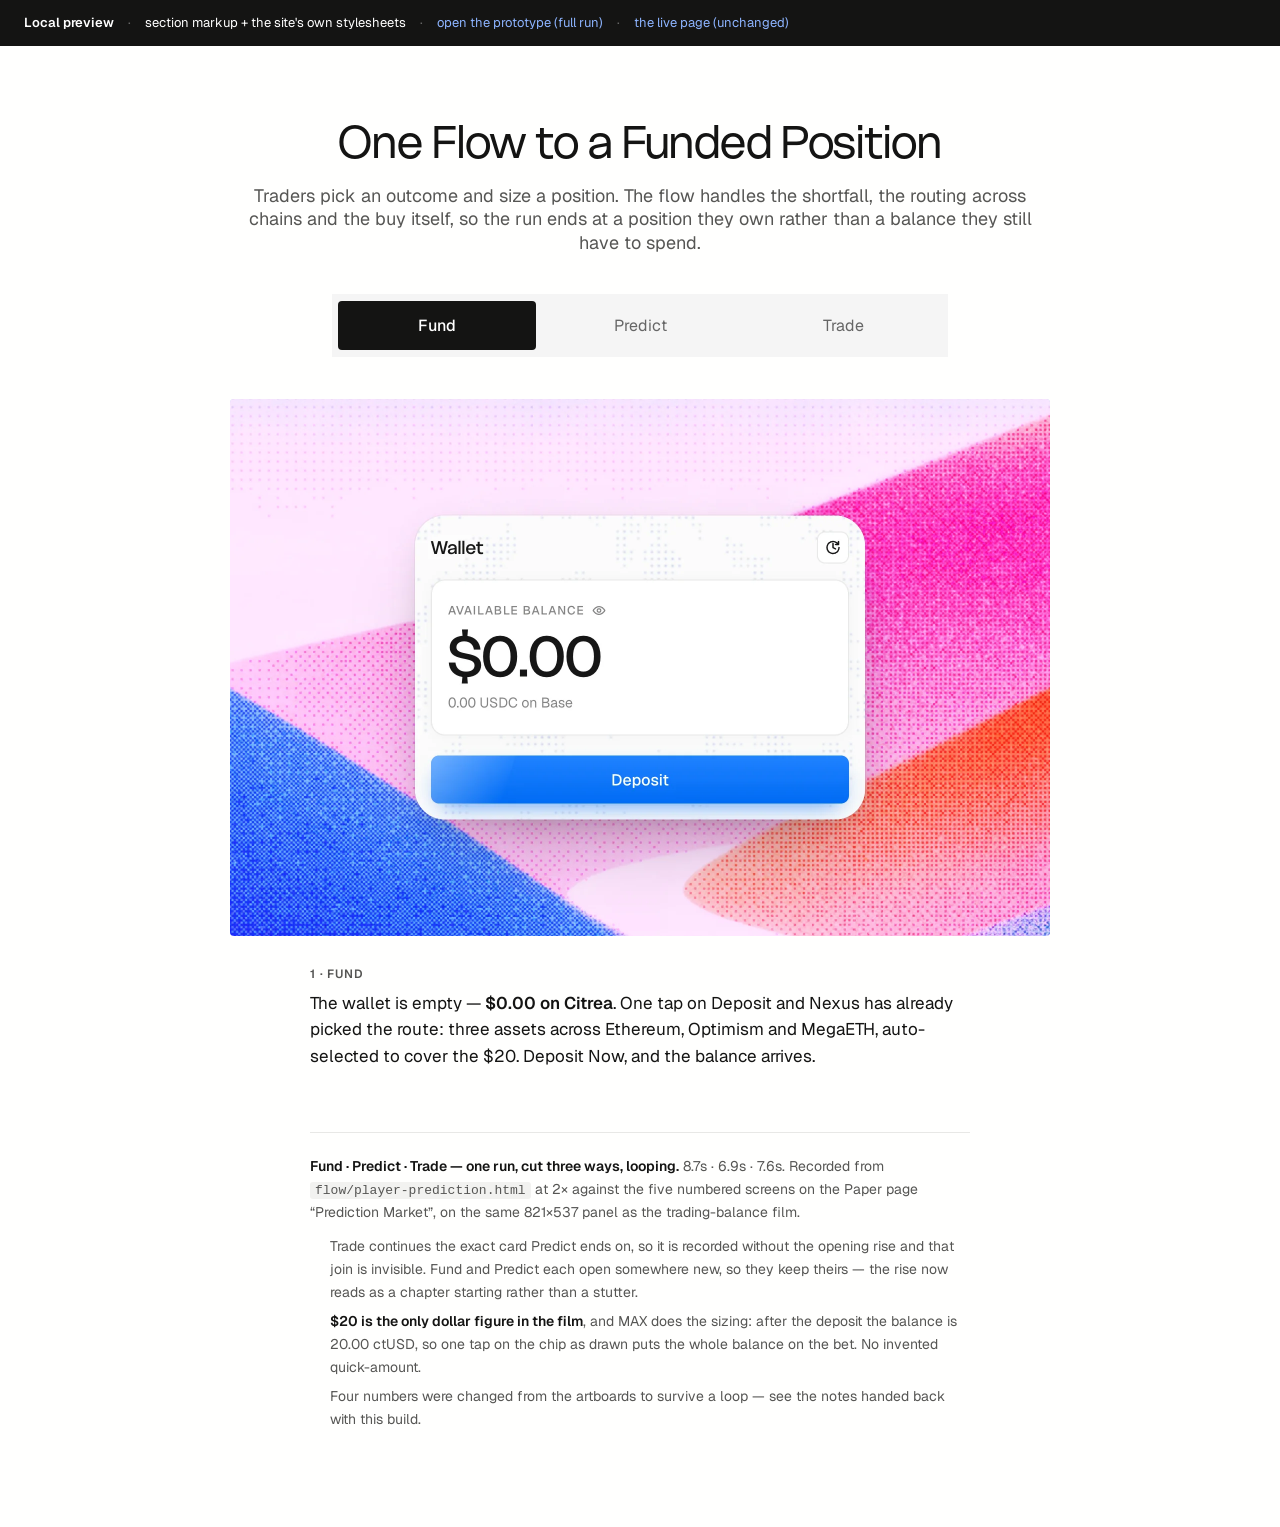
<file: flow/preview-position.html>
<!DOCTYPE html>
<html lang="en">
<head>
<meta charset="UTF-8" />
<meta name="viewport" content="width=device-width, initial-scale=1.0" />
<title>Fund, Predict, Trade — section preview</title>
<link rel="preconnect" href="https://fonts.googleapis.com" />
<link rel="preconnect" href="https://fonts.gstatic.com" crossorigin />
<link href="https://fonts.googleapis.com/css2?family=Geist:wght@300;400;500;600&display=swap" rel="stylesheet" />
<link rel="stylesheet" href="../css/site.css" />
<link rel="stylesheet" href="../css/flow.css" />
<link rel="stylesheet" href="../css/page.css" />
<link rel="stylesheet" href="../css/prediction.css" />
<style>
/* Local review harness only — the section itself uses the page's own
   .flow / .tabs / .flow__panel rules from css/flow.css, unchanged, so what
   renders here is what will render once it is pasted into index.html. */
body { background: var(--white); padding: 0 0 90px; }
.prev-bar {
  display: flex; align-items: center; gap: 14px; flex-wrap: wrap;
  padding: 14px 24px; background: #141413; color: #fff;
  font-family: var(--sans); font-size: 13px; line-height: 1.4;
}
.prev-bar b { font-weight: 600; }
.prev-bar .sep { opacity: .35; }
.prev-bar a { color: #8db4ff; text-decoration: none; }
.prev-bar a:hover { text-decoration: underline; }

.flow { padding-top: 72px; }

/* the beat description under the panel, keyed to the selected tab */
.flow__notes { max-width: 660px; margin: 30px auto 0; min-height: 122px; }
.flow__note { display: none; }
.flow__note.is-on { display: block; animation: noteIn .45s ease both; }
@keyframes noteIn { from { opacity: 0; transform: translateY(6px) } to { opacity: 1; transform: none } }
.flow__note h3 {
  margin: 0 0 8px; font-family: var(--sans); font-size: 12px; font-weight: 600;
  letter-spacing: .07em; text-transform: uppercase; color: var(--text-md);
}
.flow__note p { margin: 0; font-family: var(--sans); font-size: 17px; line-height: 1.55; color: var(--black); }
.flow__note b { font-weight: 600; }

.prev-meta {
  max-width: 660px; margin: 44px auto 0; padding-top: 22px;
  border-top: 1px solid #e8e8e6;
  font-family: var(--sans); font-size: 14px; line-height: 1.65; color: var(--text-md);
}
.prev-meta b { color: var(--black); font-weight: 600; }
.prev-meta ul { margin: 10px 0 0; padding-left: 20px; }
.prev-meta li { margin-bottom: 6px; }
.prev-meta code { font-size: 13px; background: #f2f2f0; padding: 1px 5px; border-radius: 3px; }
</style>
</head>
<body class="page-deposits">

<div class="prev-bar">
  <b>Local preview</b>
  <span class="sep">·</span>
  <span>section markup + the site's own stylesheets</span>
  <span class="sep">·</span>
  <a href="player-prediction.html?seg=full&amp;auto" target="_blank">open the prototype (full run)</a>
  <span class="sep">·</span>
  <a href="../index.html" target="_blank">the live page (unchanged)</a>
</div>

<!-- ============== One Flow to a Funded Position ============== -->
<section class="flow">
  <div class="container">
    <h2 class="h2 section__title">One Flow to a Funded Position</h2>
    <p class="flow__lede">Traders pick an outcome and size a position. The flow handles the
      shortfall, the routing across chains and the buy itself, so the run ends at a position
      they own rather than a balance they still have to spend.</p>

    <div class="tabs" role="tablist" aria-label="Funded position flow steps">
      <button class="tab" role="tab" id="tab-fund"    data-seg="fund"    aria-controls="clip-fund"    aria-selected="true">Fund</button>
      <button class="tab" role="tab" id="tab-predict" data-seg="predict" aria-controls="clip-predict" aria-selected="false">Predict</button>
      <button class="tab" role="tab" id="tab-trade"   data-seg="trade"   aria-controls="clip-trade"   aria-selected="false">Trade</button>
    </div>
  </div>

  <!-- One continuous run, cut into the three parts the tabs describe. -->
  <div class="flow__panel">
    <video class="flow__video is-on" id="clip-fund" data-seg="fund"
           role="tabpanel" aria-labelledby="tab-fund"
           aria-label="An empty Citrea wallet, a 20 ctUSD deposit auto-routed from three chains, and the balance arriving"
           data-src="../assets/position/fund.mp4" data-src-sm="../assets/position/fund-sm.mp4"
           data-poster="../assets/position/fund.webp"
           muted playsinline preload="none"></video>

    <video class="flow__video" id="clip-predict" data-seg="predict"
           role="tabpanel" aria-labelledby="tab-predict" aria-hidden="true"
           aria-label="Choosing the No outcome and sizing the bet to the full balance, with shares, cost and payout resolving"
           data-src="../assets/position/predict.mp4" data-src-sm="../assets/position/predict-sm.mp4"
           data-poster="../assets/position/predict.webp"
           muted playsinline preload="none"></video>

    <video class="flow__video" id="clip-trade" data-seg="trade"
           role="tabpanel" aria-labelledby="tab-trade" aria-hidden="true"
           aria-label="Casting the bet and the position landing — 24.09 No shares at 83 cents"
           data-src="../assets/position/trade.mp4" data-src-sm="../assets/position/trade-sm.mp4"
           data-poster="../assets/position/trade.webp"
           muted playsinline preload="none"></video>
  </div>

  <div class="flow__notes">
    <div class="flow__note is-on" data-seg="fund">
      <h3>1 · Fund</h3>
      <p>The wallet is empty — <b>$0.00 on Citrea</b>. One tap on Deposit and Nexus has already
        picked the route: three assets across Ethereum, Optimism and MegaETH, auto-selected to
        cover the $20. Deposit Now, and the balance arrives.</p>
    </div>
    <div class="flow__note" data-seg="predict">
      <h3>2 · Predict</h3>
      <p>Nothing is chosen yet — both outcomes inert, the summary blank. A tap on <b>No&nbsp;83¢</b>
        resolves the card around that side, and <b>MAX</b> puts the whole balance behind it:
        24.09 shares, 20.00 ctUSD, <b>$23.26</b> to win.</p>
    </div>
    <div class="flow__note" data-seg="trade">
      <h3>3 · Trade</h3>
      <p>Cast bet. The button goes to work, and the position lands — <b>24.09 No shares at 83¢</b>.
        The run started with an empty wallet and ends owning something.</p>
    </div>
  </div>

  <div class="prev-meta">
    <b>Fund · Predict · Trade — one run, cut three ways, looping.</b> 8.7s · 6.9s · 7.6s.
    Recorded from <code>flow/player-prediction.html</code> at 2× against the five numbered
    screens on the Paper page “Prediction Market”, on the same 821×537 panel as the
    trading-balance film.
    <ul>
      <li>Trade continues the exact card Predict ends on, so it is recorded without the opening
        rise and that join is invisible. Fund and Predict each open somewhere new, so they keep
        theirs — the rise now reads as a chapter starting rather than a stutter.</li>
      <li><b>$20 is the only dollar figure in the film</b>, and MAX does the sizing: after the
        deposit the balance is 20.00 ctUSD, so one tap on the chip as drawn puts the whole
        balance on the bet. No invented quick-amount.</li>
      <li>Four numbers were changed from the artboards to survive a loop — see the notes handed
        back with this build.</li>
    </ul>
  </div>
</section>

<!-- The section is driven by the page's real script, unmodified: the clips
     hand off to each other 0.55s before the end so the join is a cross-dissolve,
     the pill slides, and the run loops. The only thing added here is keeping
     the beat note in step with whichever tab the loop has moved to. -->
<script src="../js/deposits.js" defer></script>
<script>
addEventListener('DOMContentLoaded', function () {
  var tabs = document.querySelectorAll('.tab');
  var notes = document.querySelectorAll('.flow__note');
  function sync() {
    tabs.forEach(function (t) {
      if (t.getAttribute('aria-selected') !== 'true') return;
      notes.forEach(function (n) { n.classList.toggle('is-on', n.dataset.seg === t.dataset.seg); });
    });
  }
  tabs.forEach(function (t) {
    new MutationObserver(sync).observe(t, { attributes: true, attributeFilter: ['aria-selected'] });
  });
  sync();
});
</script>
</body>
</html>
</file>
<file: css/site.css>
/* site.css — everything availproject.org already supplies.
   MERGE: DELETE THIS FILE. variables.css, base.css, nav.css, footer.css and
   common.css cover every rule in it. It exists so this folder renders standalone.
   Load first. */

/* ---------- Fonts ----------
   MERGE: DROP - variables.css declares both Delight faces already. */

@font-face {
  font-family: 'Delight';
  src: local('Delight Regular'), url('../assets/fonts/Delight-Regular.woff2') format('woff2');
  font-weight: 400; font-style: normal; font-display: swap;
}

@font-face {
  font-family: 'Delight';
  src: local('Delight Medium'), url('../assets/fonts/Delight-Medium.woff2') format('woff2');
  font-weight: 500; font-style: normal; font-display: swap;
}

/* ---------- Reset ----------
   MERGE: DROP - base.css covers the reset and the a/img/button defaults. */

*, *::before, *::after { box-sizing: border-box; }

html { -webkit-text-size-adjust: 100%; scroll-behavior: smooth; }

body {
  margin: 0;
  /* the 10px rails read against this: .landing and .lower-sections sit on it */
  background: var(--grey);
  color: var(--black);
  font-family: var(--sans);
  overflow-x: hidden;
}

img { display: block; max-width: 100%; }

a { color: inherit; text-decoration: none; }

button { font: inherit; color: inherit; background: none; border: 0; cursor: pointer; }

p { margin: 0; }

h1, h2, h3 { margin: 0; font-weight: 400; }

ul { margin: 0; padding: 0; list-style: none; }

/* ---------- Layout primitives ----------
   MERGE: DROP .site-container / .landing / .landing__container /
   .lower-sections / .section-gap — common.css supplies all five. They are
   ported here so this folder stands alone.

   The Figma 10px inset used to come from a single .frame wrapper. It now comes
   the way the rest of the site builds it: 10px borders on .landing and
   .lower-sections, and a .section-gap rule between blocks. Same result, and the
   markup is interchangeable with the other pages.

   Two deviations from common.css, both matching what trading.css does:
   the site's .landing carries min-height:878px / max-height:900px, which this
   hero does not want (it is content-sized and grows with the viewport), and
   .landing__bg stands down because this page brings its own hero plate. */

.site-container { width: 100%; max-width: var(--page); margin-inline: auto; }

.landing {
  position: relative;
  width: 100%;
  background: var(--white);
  border-top:   var(--section-frame) solid var(--border);
  border-left:  var(--section-frame) solid var(--border);
  border-right: var(--section-frame) solid var(--border);
  overflow: hidden;
  display: flex; flex-direction: column;
}

.landing__bg { display: none; }

/* nav.css carries this for exactly this case: .nav-header is a flex item of
   .landing__container now, and margin-inline:auto on a flex item makes it
   shrink to content instead of stretching. width:100% restores the stretch. */

.landing__container > .nav-header {
  position: relative; z-index: 50;
  width: 100%;
  max-width: var(--page);
  margin-inline: auto;
  box-sizing: border-box;
}

.landing__container {
  position: relative; flex: 1;
  display: flex; flex-direction: column; width: 100%;
}

.lower-sections {
  position: relative;
  background: var(--white);
  border-left:  var(--section-frame) solid var(--border);
  border-right: var(--section-frame) solid var(--border);
  overflow: clip;
}

.section-gap { height: var(--section-frame); background: var(--grey); }

/* ---------- Buttons ----------
   MERGE: DROP .btn / .btn-primary / .btn-secondary — they are the parent's rules
   verbatim (common.css, "deposit-base" block): 60px tall, square, Geist 500
   16px, duplicated here only so this folder stands alone.
   MERGE: KEEP .btn-light / .btn-ghost — page-local on-dark variants. The parent
   has no equivalent; it re-tints .btn-secondary by context instead. */

.btn {
  display: inline-flex; align-items: center; justify-content: center;
  height: 60px; padding: 0 30px;
  border-radius: var(--r-sm);        /* 4px, the same small radius the tabs
                                        and nav controls already use */
  font-family: var(--sans); font-weight: 500; font-size: 16px; line-height: 1;
  text-align: center; white-space: nowrap;
  transition: opacity .2s ease, background .2s ease, color .2s ease;
}

.btn-primary { background: var(--btn-dark); color: var(--btn-dark-text); }

.btn-primary:hover { opacity: .88; }

.btn-secondary {
  background: transparent; color: var(--btn-dark);
  border: 2px solid var(--btn-dark);
}

.btn-secondary:hover { background: var(--btn-dark); color: var(--btn-dark-text); }

.btn-light   { background: #fff; color: var(--dark-bg); }

.btn-ghost   { background: var(--dark-bg); color: #fff; border: 2px solid #fff; text-transform: capitalize; }

.btn-light:hover, .btn-ghost:hover { opacity: .88; }

/* ---- Header ----------------------------------------------------------
   MERGE: DROP from here down to `body.menu-open` — nav.css supplies the whole
   nav, dropdown, hamburger and slide-in panel, including the .nav-header__cta
   and .mobile-menu__cta overrides. What follows is a port of those rules, kept
   so this folder stands alone. The one line worth carrying over is
   `.nav-header { max-width: var(--page) }`, if --page survives the merge — see
   the README on that open decision.

   Nav interactions mirror availproject.org: the dropdowns open on hover and
   focus with no JS, an invisible bridge keeps the 10px gap hoverable, and
   :has() closes any sibling that is no longer the one being pointed at. */

.nav-header {
  display: flex; align-items: center; justify-content: space-between;
  gap: 24px;
  max-width: var(--page); margin-inline: auto;
  padding: 40px var(--content-inset);
  position: relative; z-index: 50;
}

/* logo runs at the parent's size: 48px mark + 91x34 wordmark on a 48px row */

.nav-logo { display: inline-flex; align-items: center; gap: 6px; height: 48px; flex-shrink: 0; }

.nav-logo__mark { width: 48px; height: 48px; flex-shrink: 0; }

.nav-logo__wordmark { width: 91px; height: 34px; flex-shrink: 0; }

/* the pill holds the links and the CTA, as on the live nav */

.nav-pill {
  display: flex; align-items: center; gap: 16px;
  flex-shrink: 0;
  background: var(--grey);
  padding: 8px; border-radius: var(--r-sm);
  overflow: visible;
  --nav-pill-height: 62px;   /* the anchor nav.css measures its dropdowns from */
}

.nav-links { display: flex; align-items: center; align-self: stretch; gap: 16px; overflow: visible; }

/* triggers and plain links share one resting/hover treatment: colour only */

.nav-links__item,
.nav-links__trigger {
  padding: 8px 14px; border-radius: var(--r-sm);
  font-family: inherit; font-weight: 600; font-size: 14px; line-height: normal;
  color: var(--nav-link);
  transition: color .2s ease;
}

.nav-links__trigger { background: none; border: 0; cursor: pointer; }

.nav-links__item:hover,
.nav-links__trigger:hover,
.nav-dropdown:hover .nav-links__trigger,
.nav-dropdown:focus-within .nav-links__trigger { color: var(--black); }

.nav-dropdown { position: relative; display: flex; align-items: center; align-self: stretch; }

/* invisible bridge across the gap, so travelling into the menu keeps it open */

.nav-dropdown::after {
  content: '';
  position: absolute; left: 0; top: 100%;
  min-width: 248px; height: 18px;
  z-index: 99;
  pointer-events: none;
}

.nav-dropdown:hover::after,
.nav-dropdown:focus-within::after { pointer-events: auto; }

.nav-dropdown__menu {
  position: absolute;
  /* 10px under the pill, not under the trigger: 100% is the stretched item,
     plus the pill's own 8px bottom padding */
  top: calc((var(--nav-pill-height, 62px) + 100%) / 2 + 10px);
  left: 0;
  min-width: 248px;
  padding: 16px 20px;
  background: var(--grey);
  border-radius: var(--r-sm);
  box-shadow: 0 4px 16px rgba(0, 0, 0, .06);
  z-index: 100;
  opacity: 0; visibility: hidden;
  transform: translateY(-4px);
  transition: opacity .15s ease, visibility .15s ease, transform .15s ease;
  pointer-events: none;
}

/* keeps the gap itself hoverable once the menu is open */

.nav-dropdown__menu::before {
  content: '';
  position: absolute; left: 0; right: 0; top: -18px; height: 18px;
}

.nav-dropdown:hover .nav-dropdown__menu,
.nav-dropdown:focus-within .nav-dropdown__menu {
  opacity: 1; visibility: visible;
  transform: translateY(0);
  pointer-events: auto;
}

/* only one open at a time */

.nav-links:has(.nav-dropdown:hover) .nav-dropdown:not(:hover) .nav-dropdown__menu,
.nav-links:has(.nav-dropdown:focus-within) .nav-dropdown:not(:focus-within) .nav-dropdown__menu {
  opacity: 0; visibility: hidden;
  transform: translateY(-4px);
  pointer-events: none;
}

.nav-links:has(.nav-dropdown:hover) .nav-dropdown:not(:hover)::after,
.nav-links:has(.nav-dropdown:focus-within) .nav-dropdown:not(:focus-within)::after {
  pointer-events: none;
}

.nav-dropdown__menu--products { padding-block: 12px; }

.nav-dropdown__menu--products .nav-dropdown__link { padding: 8px 0; }

.nav-dropdown__section + .nav-dropdown__section {
  margin-top: 12px; padding-top: 12px;
  border-top: 1px solid rgba(20, 20, 19, .08);
}

.nav-dropdown__heading {
  margin: 0 0 4px;
  font-family: var(--sans);
  font-size: 11px; font-weight: 600;
  letter-spacing: .08em; text-transform: uppercase;
  color: #888888;
}

/* menu links run the hover the other way: black at rest, grey on hover */

.nav-dropdown__link {
  display: block; padding: 6px 0;
  font-family: var(--sans); font-size: 14px; line-height: normal;
  color: var(--black); white-space: nowrap;
  transition: color .2s ease;
}

.nav-dropdown__link:hover { color: var(--nav-link); }

/* matches nav.css's `.landing__container .nav-header__cta` override: the pill
   CTA is shorter and rounder than a page .btn, and it is set in Geist. */

.nav-header__cta {
  height: auto; padding: 14px 22px;
  border-radius: var(--r-sm);
  background: var(--black); color: var(--white);
  font-size: 15px; line-height: 15px;
  flex-shrink: 0;
}

.nav-header__cta:hover { opacity: .85; }

/* ---- Menu button + slide-in panel (mobile) ---- */

.nav-menu {
  display: none; align-items: center; gap: 8px;
  padding: 8px 12px; border-radius: var(--r-sm);
  font-family: var(--sans); font-size: 14px; line-height: normal;
  color: var(--black);
  background: rgba(255, 255, 255, .85);
  backdrop-filter: blur(4px);
  border: 0; cursor: pointer;
}

.nav-menu__icon { position: relative; width: 16px; height: 11px; }

.nav-menu__icon::before,
.nav-menu__icon::after {
  content: '';
  position: absolute; left: 2px;
  width: 12px; height: 1.33px; border-radius: .67px;
  background: currentColor;
  transition: transform .2s ease, top .2s ease;
}

.nav-menu__icon::before { top: 0; box-shadow: 0 4.67px 0 currentColor; }

.nav-menu__icon::after  { bottom: 0; }

.nav-menu[aria-expanded="true"] .nav-menu__icon::before {
  top: 5px; box-shadow: none; transform: rotate(45deg);
}

.nav-menu[aria-expanded="true"] .nav-menu__icon::after {
  top: 5px; bottom: auto; transform: rotate(-45deg);
}

.mobile-menu-overlay {
  display: none; position: fixed; inset: 0; z-index: 55;
  background: rgba(0, 0, 0, .4);
  opacity: 0; transition: opacity .2s ease;
}

.mobile-menu-overlay:not([hidden]) { opacity: 1; }

.mobile-menu {
  display: none;
  position: fixed; top: 0; right: 0; bottom: 0; left: 50px;
  z-index: 60;
  background: rgba(255, 255, 254, .98);
  backdrop-filter: blur(8px);
  padding: 24px 40px;
  transform: translateX(100%);
  transition: transform .25s ease;
  overflow-y: auto;
}

.mobile-menu:not([hidden]) { transform: translateX(0); }

.mobile-menu__nav {
  display: flex; flex-direction: column; gap: 8px;
  width: 100%;
  padding-top: calc(var(--mobile-menu-top, 88px) + 40px);
}

.mobile-menu__close {
  position: absolute;
  top: calc(var(--mobile-menu-top, 88px) - 56px); right: 40px;
  z-index: 16;
  display: flex; align-items: center; justify-content: center;
  width: 56px; height: 56px; padding: 0;
  background: transparent; border: 0; cursor: pointer;
  font-size: 48px; line-height: 1; color: var(--black);
}

.mobile-menu__close::before { content: '\00d7'; }

.mobile-menu__link {
  display: block; padding: 16px 0;
  font-family: var(--sans); font-size: 16px; line-height: 1.3;
  color: var(--black);
  border-bottom: 1px solid var(--border);
}

.mobile-menu__details { border-bottom: 1px solid var(--border); }

.mobile-menu__details > summary { list-style: none; cursor: pointer; border-bottom: 0; }

.mobile-menu__details > summary::-webkit-details-marker { display: none; }

.mobile-menu__details > summary.mobile-menu__link {
  display: flex; align-items: center; justify-content: space-between;
}

.mobile-menu__details > summary.mobile-menu__link::after {
  content: '';
  width: 8px; height: 8px;
  border-right: 1.5px solid currentColor;
  border-bottom: 1.5px solid currentColor;
  transform: rotate(45deg);
  transition: transform .2s ease;
  flex-shrink: 0; margin-right: 4px;
}

.mobile-menu__details[open] > summary.mobile-menu__link::after { transform: rotate(-135deg); }

.mobile-menu__sub { padding: 0 0 12px 16px; }

.mobile-menu__heading {
  margin: 8px 0 4px;
  font-family: var(--sans);
  font-size: 11px; font-weight: 600;
  letter-spacing: .08em; text-transform: uppercase;
  color: #888888;
}

.mobile-menu__sub > .mobile-menu__heading:not(:first-child) {
  padding-top: 12px; border-top: 1px solid rgba(20, 20, 19, .08);
}

.mobile-menu__sublink {
  display: block; padding: 10px 0;
  font-family: var(--sans); font-size: 16px; line-height: 1.3;
  color: var(--black);
}

.mobile-menu__cta {
  margin-top: 24px; width: 100%;
  height: auto; padding: 14px 22px;
  background: var(--black); color: var(--white);
  border-radius: var(--r-sm);
  font-size: 15px;
  text-align: center;
}

body.menu-open { overflow: hidden; }

.deposit-hero__actions .btn-primary { width: 152px; }

/* side rails match .landing / .lower-sections — footer.css does the same, and
   without them the footer would go full-bleed where .frame used to inset it */

.site-footer {
  background: var(--grey); padding-top: 64px; overflow: hidden;
  border-left:  var(--section-frame) solid var(--border);
  border-right: var(--section-frame) solid var(--border);
}

.site-footer__top {
  display: flex; gap: 112px; justify-content: space-between; flex-wrap: wrap;
  max-width: var(--page); margin-inline: auto;
  padding-inline: var(--content-inset);   /* lines up with the header; the site's 48px would not */
}

.site-footer__cta { max-width: 530px; display: flex; flex-direction: column; gap: 12px; align-items: flex-start; }

.site-footer__headline { font-family: var(--display); font-weight: 500; font-size: 36px; line-height: 54px; letter-spacing: -.72px; color: var(--heading); }

.site-footer__subcopy  { max-width: 301px; font-size: 20px; line-height: 30px; color: var(--text-lg); }

.site-footer__btn   { width: 169px; }

/* fill/height come from .btn-primary */

.site-footer__copyright  { font-size: 14px; line-height: 18px; color: var(--text-muted); }

.site-footer__nav { display: flex; gap: 64px; flex-wrap: wrap; }

.site-footer__nav-group { display: flex; flex-direction: column; gap: 12px; }

.site-footer__nav-heading { font-weight: 500; font-size: 14px; line-height: 18px; color: var(--ink-strong); }

.site-footer__nav-list { display: flex; flex-direction: column; gap: 18px; }

.site-footer__nav-group--pages { min-width: 194px; }

.site-footer__nav-list--pages {
  display: grid; grid-template-columns: 85px 85px; gap: 18px 24px;
  grid-auto-flow: row;
}

.site-footer__nav-link { font-size: 14px; line-height: 18px; color: var(--text-muted); transition: color .2s ease; }

.site-footer__nav-link:hover { color: var(--ink-strong); }

.site-footer__logo { display: flex; justify-content: center; padding: 60px 24px 0; }

.site-footer__logo-img { display: block; width: calc(var(--page) * 0.53653); max-width: 100%; height: auto; }

@media (max-width: 1200px) {
  .site-footer__top { gap: 56px; }
  .site-footer__nav { gap: 40px; }
}

@media (max-width: 1000px) {
  .nav-header { padding: 24px var(--content-inset); }
  /* below the desktop breakpoint the pill gives way to the Menu button and
     the slide-in panel, exactly as on the live nav */
  .nav-pill { display: none; }
  .nav-menu { display: inline-flex; }
  /* The logo steps down with the pill, as nav.css / common.css do upstream.
     48px mark + 91x34 wordmark is a desktop size; next to the Menu button it
     reads as twice the weight of everything around it. */
  .nav-logo { height: 24px; gap: 3px; }
  .nav-logo__mark { width: 24px; height: 24px; }
  .nav-logo__wordmark { width: 46px; height: 17px; }
  .mobile-menu:not([hidden]) { display: block; }
  .mobile-menu-overlay:not([hidden]) { display: block; }
  .site-footer__top { flex-direction: column; gap: 48px; }
  .site-footer__logo { padding-top: 48px; }
}

@media (max-width: 460px) {
  .mobile-menu { left: 50px; padding: 16px 24px 24px; }
  .mobile-menu__nav { padding-top: calc(var(--mobile-menu-top, 70px) + 40px); }
  .mobile-menu__close { top: calc(var(--mobile-menu-top, 70px) - 48px); right: 24px; width: 48px; height: 48px; font-size: 40px; }
}

@media (max-width: 640px) {
  .h2, .deposit-ready__title, .cta__title, .site-footer__headline { font-size: 28px; line-height: 1.18; }
  /* ---- Mobile buttons ----------------------------------------------------
     44px tall instead of the desktop 60, with the label stepped 16 -> 15
     and the side padding 30 -> 16 to match. Every pair shares its row: with the
     smaller box the widest pair (Try Interactive Demo + Docs) comes to ~253px
     inside a 330px column, so flex-wrap only kicks in below ~330px viewport,
     where wrapping still beats overflowing. */
  .btn { height: 44px; padding-inline: 16px; font-size: 15px; line-height: 15px; }
  .site-footer__btn { height: 44px; }
  .deposit-hero__actions .btn-primary { width: auto; }
  .site-footer { padding-top: 48px; }
  /* five flex columns wrapped into three ragged pairings with three different
     widths; a 2-col grid gives every column the same left edge, with Pages
     spanning the full row since its own list is already two columns */
  .site-footer__nav { display: grid; grid-template-columns: repeat(2, minmax(0, 1fr)); gap: 32px 20px; }
  .site-footer__nav-group--pages { min-width: 0; grid-column: 1 / -1; }
  .site-footer__nav-group--pages ul { grid-template-columns: repeat(2, minmax(80px, 1fr)); }
  /* links were 18px tall — the row gap moves onto the link itself so the tap
     target reaches 44px without opening the list up */
  .site-footer__nav-group ul { gap: 0; }
  .site-footer__nav-group a { display: block; padding-block: 13px; }
  .nav-logo { padding-block: 4px; }
  /* was 7px, sized against the 48px logo */
  .site-footer__logo { padding-top: 40px; }
}

@media (prefers-reduced-motion: reduce) {
  *, *::before, *::after { animation-duration: .01ms !important; transition-duration: .01ms !important; scroll-behavior: auto !important; }
}
</file>
<file: css/flow.css>
/* flow.css — the deposit-flow components: the tabbed clip runner, the sliding
   tab pill, the Widget Configurator panel and .container.
   Shared by both pages here, and the same file name the site uses for them.
   Load after site.css. */

.container { max-width: var(--page); margin-inline: auto; padding-inline: var(--gutter); }

.container--wide { padding-inline: var(--content-inset); }

/* ============================================================
   SECTION: One Flow to a Trading Balance
   ============================================================ */

.flow { background: var(--white); padding: 100px 0 0; overflow: hidden; }

.flow__lede {
  max-width: calc(var(--page) * 0.60886); margin: 18px auto 0;   /* 825px */
  font-size: 18px; line-height: 1.3; color: var(--text-md); text-align: center;
}

.tabs {
  position: relative;
  display: flex; gap: 5px; justify-content: center; flex-wrap: wrap;
  background: var(--surface-tab); padding: 7px 6px;
  width: max-content; max-width: 100%;
  margin: 40px auto 0;
}

/* a single pill slides between tabs instead of the fill jumping.
   Added by script — without JS the active tab keeps its own background. */

.tabs__pill {
  position: absolute; top: 7px; bottom: 7px; left: 0;
  width: 0;
  background: var(--black);
  border-radius: var(--r-sm);
  pointer-events: none;
  transition: transform .5s cubic-bezier(.4, 0, .2, 1),
              width     .5s cubic-bezier(.4, 0, .2, 1);
}

.tabs--pill .tab[aria-selected="true"] { background: transparent; }

.tab {
  position: relative; z-index: 1;
  flex: 0 0 auto;
  padding: 14px 40px; min-width: 198px; border-radius: var(--r-sm);
  font-size: 16px; color: #666; white-space: nowrap;
  transition: background-color .3s ease, color .3s ease;
}

.tab:hover { color: var(--black); }

.tab[aria-selected="true"] { background: var(--black); color: #fff; font-weight: 500; }

/* The panel holds four clips of one continuous deposit run; only the
   selected tab's clip is shown. The gradient box keeps the Figma size and
   the widget inside it is fitted per screen. */

.flow__panel {
  position: relative;
  /* Held at the Figma panel width so the 1642px clips land at exactly 2x
     on a retina display — scaling it up would mean upscaling the video. */
  width: min(100% - var(--gutter) * 2, calc(var(--page) * 0.60590), 821px);
  margin: 42px auto 0;
  aspect-ratio: 821 / 537;          /* the Figma panel, unchanged */
  border-radius: var(--r-sm); overflow: hidden;
  background: #c9d3f7;
}

.flow__video {
  position: absolute; inset: 0;
  width: 100%; height: 100%;
  object-fit: cover;
  display: block;
  opacity: 0; visibility: hidden;
  transition: opacity .55s ease, visibility .55s;
}

.flow__video.is-on { opacity: 1; visibility: visible; }

/* The configurator prototype runs live at its artboard size (1211x581) and is
   scaled to whatever width the panel has. The gradient plate doubles as the
   placeholder while the frame loads. */

.configurator {
  position: relative;
  aspect-ratio: 1211 / 581;   /* the artboard panel, unchanged */
  overflow: hidden;
  border-radius: var(--r-sm);
  /* The plate colour alone until the section is near. As a CSS background the
     253KB artwork loaded the moment the element rendered — ~5000px below the
     fold, and competing with the hero for bandwidth. The observer that starts
     the iframe adds .is-live, which brings it in. */
  background: #c9d3f7;
}

.configurator.is-live {
  background: #c9d3f7 url('../flow/config-bg.webp') center / cover no-repeat;
}

.configurator__frame {
  position: absolute; top: 0; left: 0;
  width: 1211px; height: 581px;
  border: 0;
  transform-origin: top left;
  pointer-events: none;   /* a showcase, not a control surface */
}

@media (max-width: 1000px) {
  .flow, .configure { padding-top: 72px; }
}

@media (max-width: 640px) {
  .deposit-hero__lede, .deposit-stats__lede, .deposit-ready__body, .flow__lede, .configure__lede, .cta__text, .fcard__text, .site-footer__subcopy { font-size: 16px; line-height: 1.55; }
  /* ---- Flow tabs: label-only pills ----------------------------------------
     Every pill in one row. At the desktop 16px the deposit run's four labels
     needed 567px and only two fitted; at 10px they come to ~67px of content in
     a 75px cell, so the two longer ones wrap to a second line and all four sit
     on one row. Grid stretch keeps the one- and two-line pills the same height.
     Auto-flow columns rather than a fixed four, so the funded-position run's
     three tabs split the row in thirds instead of leaving a dead cell. */
  .tabs { display: grid; grid-auto-flow: column; grid-auto-columns: minmax(0, 1fr); gap: 6px; width: auto; max-width: none; margin-inline: auto; padding: 6px; background: var(--surface-tab); border-radius: var(--r-md); overflow: visible; -webkit-mask-image: none; mask-image: none; }
  /* the pill can't slide across a grid whose cells it doesn't measure, and the
     active cell paints its own background instead */
  .tabs__pill { display: none; }
  .tab, .tab[aria-selected="true"], .tabs--pill .tab[aria-selected="true"] { display: flex; align-items: center; justify-content: center; min-width: 0; padding: 13px 4px; height: auto; border-radius: var(--r-sm); font-size: 10px; line-height: 13px; font-weight: 500; text-align: center; white-space: normal; background: transparent; color: #6b6b6a; transition: background-color .3s ease, color .3s ease; }
  .tab[aria-selected="true"], .tabs--pill .tab[aria-selected="true"] { background: var(--black); color: #fff; }
  /* Gentle portrait crop so the card reads on a phone: cover trims the
     gradient at the sides only — 5/6 keeps the card itself fully inside. */
  .flow__panel { aspect-ratio: 5 / 6; }
  /* Whole artboard, nothing cropped. The fit script takes max(byWidth,
     byHeight) on narrow screens, so holding the plate at the artboard's own
     1211/581 makes those two equal and the scale lands on a plain proportional
     fit. Trade: the UI renders at ~0.27 rather than the 0.83 a 400px slice gave. */
  .configurator { aspect-ratio: 1211 / 581; }
}
</file>
<file: css/page.css>
/* deposit-page.css — the page sections both pages share: tokens, on-dark
   button variants, hero, logo marquee, stats, features, metrics, configure,
   CTA and FAQ. On merge this is what folds into the page's own stylesheet.
   Load after flow.css. */

/* ---------- Tokens ----------
   MERGE: the names below that the parent's variables.css already defines are
   marked (parent). DROP those lines; keep the rest, which are page-local, and
   move them into the deposits.css block so they sit with the rules using them.
   --page is the open decision: the parent caps every page at 1440px, this one
   runs clamp(1355px, 100vw - 20px, 1760px) and every inner width is a fraction
   of it, so changing it rescales the whole composition. */

:root {
  --black:            #141413;   /* (parent) */
  --ink-card:       #141415;
  --ink-strong:     #151514;
  --text-lg:        #6b6b6a;   /* 20px hero paragraph */
  --text-md:        #565654;   /* 18/15px body */
  --text-muted:     #858585;   /* footer links */
  --nav-link:       #858582;   /* (parent) */
  --card-body:      rgba(20, 20, 21, .7);

  --dark-bg:        #121212;
  --dark-card:      #232323;
  --dark-text:      #9c9c9c;
  --dark-card-text: rgba(255, 255, 255, .7);

  --white:        #fffffe;   /* (parent) */
  --heading:      #161615;   /* (parent) */
  --btn-dark:     #202224;   /* (parent) */
  --btn-dark-text:#f7f7f7;   /* (parent) */
  --grey:    #f0f0ef;   /* (parent) */
  --surface-tab:    #f5f5f5;
  --icon-tile:      #f7fbff;
  --frame:          #ebebeb;
  --border:         #f0f0ef;   /* (parent) */

  --display: 'Delight', 'Geist', system-ui, -apple-system, sans-serif;   /* (parent) */
  --sans:    'Geist', system-ui, -apple-system, 'Segoe UI', sans-serif;   /* (parent) */

  --r-sm: 4px;
  --r-md: 8px;
  --r-lg: 12px;

  /* --page is the design content width (1355px in Figma's 1375px frame).
     Above the design width it grows with the viewport and every inner
     max-width below is expressed as a fraction of it, so the whole
     composition scales instead of just gaining empty gutters. */
  /* Tracks the viewport minus one frame band each side (see the min-width:1201
     override below), so the grey rail reads the same 10px on the left, right
     and top. Pinning it to the site's flat 1440px — as trading.css does —
     centres the page instead, and in a window wider than 1440 the side band
     opens to 36px+ while the top band stays 10px: the frame stops reading as a
     frame. The trade is that above 1440 the content sits closer to the edge
     here than it does on /trading. */
  --page:   1355px;
  --section-frame:   10px;   /* (parent) */                            /* Figma frame inset */
  --content-inset: 72px;   /* (parent) */                            /* fixed, as on availproject.org */
  --gutter:    80px;   /* (parent) */
}

@media (min-width: 1201px) {
  :root { --page: clamp(1355px, calc(100vw - 2 * var(--section-frame)), 1760px); }
}

/* ============================================================
   HERO
   ============================================================ */

.deposit-hero {
  position: relative;
  background: var(--white);
  overflow: hidden;
}

/* Blue pixel-grid backdrop (4941x2520), mirrored from the supplied art. Not a
   tile — the dot density is composed, heaviest down what is now the right edge —
   so it is placed once and anchored right, letting the crop come off the sparse
   left side. No opacity here: the PNG already
   carries a flat alpha of 64/255, so the 25% wash is baked into the file. */

.deposit-hero::before {
  content: '';
  position: absolute; inset: 0;
  background-image: url('../assets/hero-bg.webp');
  background-size: cover;
  background-position: right center;
  background-repeat: no-repeat;
  pointer-events: none;
}

.deposit-hero > * { position: relative; z-index: 1; }

/* ---- Hero body ---- */

.deposit-hero__inner {
  overflow: hidden;             /* clips the visual at the frame edge, as in Figma */
  display: grid;
  grid-template-columns: minmax(0, 547fr) minmax(0, 685fr);
  align-items: center;
  column-gap: 3.975%;           /* 51px across the 1283px content box */
  max-width: var(--page); margin-inline: auto;
  padding: 0 0 0 var(--content-inset);
  min-height: 573px;
}

.deposit-hero__copy { padding-block: 40px; }

.deposit-hero__title {
  font-family: var(--display); font-weight: 500;
  font-size: clamp(34px, 4.723vw, 74px);
  line-height: 1.2; letter-spacing: -1.68px;
  text-transform: capitalize; color: var(--black);
}

/* The headline wraps to two lines by design; the old one-line rule was for
   the shorter "Multichain Deposits" and would now overflow the column. */

.deposit-hero__lede {
  margin-top: 24px;
  font-size: clamp(17px, 1.48vw, 20px); line-height: 1.6; color: var(--text-lg);
}

.deposit-hero__actions { display: flex; flex-wrap: wrap; gap: 20px; margin-top: 56px; }

/* ---- Hero visual (single Figma export, base box 685×593) ---- */

.deposit-hero__visual {
  position: relative;
  container-type: inline-size;
  aspect-ratio: 685 / 593;
  justify-self: end;
  width: 100%;
}

.deposit-hero__art {
  position: absolute; inset: 0;
  width: 100%; height: 100%;
  object-fit: cover;
}

/* The prediction hero is a recorded film in the same box the still occupied —
   same 685x593 ratio, so `cover` lands 1:1 with no crop. */

.deposit-hero__film {
  position: absolute; inset: 0;
  width: 100%; height: 100%;
  object-fit: cover;
  display: block;
}

/* ---- Hero cursor loop ----------------------------------------------------
   The hero is one flat export, so there is nothing to :hover. A fake pointer,
   a hover wash, a selected radio and a CTA sheen are positioned over the baked
   modal and share one 8s timeline. Every coordinate is a percentage measured
   off the 2055x1779 export: the row list spans x 291-1214, the dividers sit at
   y 891 / 1051 / 1207 (row centres 45.90 / 54.64 / 63.52 / 72.26%), each radio
   is 40px across centred on x 348.5, and the Continue button is
   x 291-1214, y 1401-1516. Each row holds ~1.55s, travel takes ~0.45s. */

.deposit-hero__rowhint,
.deposit-hero__radio,
.deposit-hero__cta,
.deposit-hero__cursor { position: absolute; pointer-events: none; }

/* the row tint — the modal's own blue at low alpha, not a neutral grey */

.deposit-hero__rowhint {
  left: 14.16%; width: 44.92%; height: 8.55%;
  top: 41.63%;
  border-radius: 1.1cqw;
  background: rgba(45, 105, 235, .07);
  opacity: 0;
  animation: hero-hint-move 8s infinite cubic-bezier(.45, 0, .2, 1),
             hero-hint-fade 8s infinite;
}

/* the radio filling in on the hovered row: solid blue disc, white centre punched
   out with a radial-gradient, soft halo via box-shadow */

.deposit-hero__radio {
  left: 15.99%; top: 44.78%;
  width: 1.947cqw; height: 1.947cqw;
  border-radius: 50%;
  background: radial-gradient(circle, #fff 0 26%, #2d69eb 28% 100%);
  box-shadow: 0 0 0 .34cqw rgba(45, 105, 235, .16);
  opacity: 0;
  animation: hero-radio-move 8s infinite cubic-bezier(.45, 0, .2, 1),
             hero-hint-fade 8s infinite;
}

/* CTA sheen: a skewed white band clipped to the button's box and swept across
   once per loop, while the pointer is resting on the last row */

.deposit-hero__cta {
  left: 14.16%; top: 78.75%; width: 44.92%; height: 6.47%;
  border-radius: 1.17cqw;
  overflow: hidden;
  background: linear-gradient(100deg, rgba(255, 255, 255, .09), rgba(255, 255, 255, 0) 55%);
}

.deposit-hero__cta i {
  position: absolute; inset: -20% auto; left: 0;
  width: 34%;
  background: linear-gradient(90deg,
              rgba(255, 255, 255, 0), rgba(255, 255, 255, .42), rgba(255, 255, 255, 0));
  transform: translateX(-160%) skewX(-18deg);
  animation: hero-cta-sweep 8s infinite linear;
}

.deposit-hero__cursor {
  left: 17.2%; top: 46.60%;
  width: 1.55cqw;
  filter: drop-shadow(0 .16cqw .26cqw rgba(16, 26, 51, .3));
  animation: hero-cursor 8s infinite cubic-bezier(.45, 0, .2, 1);
}

/* the paired stops are the hold; the gap between a pair and the next is the move */

@keyframes hero-cursor {
  0%,   19.4% { top: 46.60%; left: 17.2%; }
  25%,  44.4% { top: 55.34%; left: 17.6%; }
  50%,  69.4% { top: 64.22%; left: 17.3%; }
  75%,  94.4% { top: 72.96%; left: 17.5%; }
  100%        { top: 46.60%; left: 17.2%; }
}

@keyframes hero-hint-move {
  0%,   19.4% { top: 41.63%; }
  25%,  44.4% { top: 50.37%; }
  50%,  69.4% { top: 59.25%; }
  75%,  94.4% { top: 67.99%; }
  100%        { top: 41.63%; }
}

@keyframes hero-radio-move {
  0%,   19.4% { top: 44.78%; }
  25%,  44.4% { top: 53.52%; }
  50%,  69.4% { top: 62.40%; }
  75%,  94.4% { top: 71.14%; }
  100%        { top: 44.78%; }
}

/* tint and radio drop out while the pointer travels, so each row reads as a
   fresh hover landing rather than one block sliding across the dividers */

@keyframes hero-hint-fade {
  0%,     17%   { opacity: 1; }
  19.4%,  25%   { opacity: 0; }
  27.4%,  42%   { opacity: 1; }
  44.4%,  50%   { opacity: 0; }
  52.4%,  67%   { opacity: 1; }
  69.4%,  75%   { opacity: 0; }
  77.4%,  92%   { opacity: 1; }
  94.4%,  100%  { opacity: 0; }
}

/* linear, not eased: an eased sweep spends most of its time off-screen and
   whips through the button in a couple of frames */

@keyframes hero-cta-sweep {
  0%,   70%  { transform: translateX(-160%) skewX(-18deg); }
  95%, 100%  { transform: translateX(440%)  skewX(-18deg); }
}

@media (prefers-reduced-motion: reduce) {
  .deposit-hero__rowhint, .deposit-hero__radio, .deposit-hero__cursor, .deposit-hero__cta i { animation: none; }
  .deposit-hero__cursor, .deposit-hero__cta i { display: none; }
}

/* Every logo is drawn in --black: the chain slices and Crest are recoloured at the
   source (Arbitrum keeps its white knock-out slashes, so the mark stays legible),
   the four raster team logos have their RGB flattened to the same value with the
   alpha channel left alone. */

.trust { padding: 40px 0; }

.trust__marquee {
  overflow: hidden;
  max-width: calc(var(--page) * 0.90258);   /* 1223px */
  margin-inline: auto;
  -webkit-mask-image: linear-gradient(to right, transparent, #000 6%, #000 94%, transparent);
          mask-image: linear-gradient(to right, transparent, #000 6%, #000 94%, transparent);
}

.trust__row {
  display: flex; align-items: center;
  width: max-content;
  animation: trust-scroll 45s linear infinite;
}

.trust__marquee:hover .trust__row { animation-play-state: paused; }

@keyframes trust-scroll {
  from { transform: translateX(0); }
  to   { transform: translateX(-50%); }
}

/* Spacing sits on the items rather than as a flex gap. The track is two identical
   halves and loops on translateX(-50%); a gap would put half of one at the seam
   and the loop would visibly jump. */

.trust__item { flex: 0 0 auto; display: flex; align-items: center; padding-inline: 24px; }

.trust__item img { height: 32px; width: auto; display: block; }

/* Team logos are cropped to their ink while the chain slices carry the source
   strip's 38px band, so equal heights would oversize them; 22px lands their ink
   at the chains' median. FuffleTools is a stacked lockup and needs a few more. */

.trust__item img.trust__team { height: 22px; }

.trust__item img[src$="fuffletools.webp"] { height: 28px; }

@media (prefers-reduced-motion: reduce) {
  .trust__row { animation: none; width: auto; flex-wrap: wrap; justify-content: center; }
  .trust__item[aria-hidden="true"] { display: none; }
}

/* ============================================================
   SECTION: Deposit stats (dark)
   ============================================================ */

.deposit-stats { background: var(--dark-bg); color: #fff; padding: 96px 0 100px; }

.deposit-stats__head { max-width: calc(var(--page) * 0.89225); margin-inline: auto; text-align: center; }

/* 1209px */

.h2 {
  font-family: var(--display); font-weight: 400;
  font-size: clamp(30px, 3.542vw, 55px);
  line-height: 1.05; letter-spacing: -.06px;
}

.h2--light { color: #fff; }

.deposit-stats__lede {
  margin-top: 24px;
  font-family: var(--sans); font-size: clamp(17px, 1.48vw, 20px); line-height: 1.6;
  color: var(--dark-text);
}

.deposit-stats__grid {
  display: grid; grid-template-columns: repeat(4, minmax(0, 1fr));
  gap: 23px; justify-content: center;
  max-width: calc(var(--page) * 0.80664); margin: 64px auto 0;   /* 1093px */
}

.deposit-stat {
  position: relative; overflow: hidden;
  background: var(--dark-card); border-radius: var(--r-md);
  min-height: 153px;
  padding: 36px;
  display: flex; flex-direction: column; align-items: center; justify-content: center; gap: 12px;
  text-align: center;
}

.deposit-stat::before {
  content: '';
  position: absolute; inset: 0;
  background: url('../assets/stat-noise.webp') center / cover no-repeat;
  opacity: .3; pointer-events: none;
}

.deposit-stat > * { position: relative; }

.deposit-stat__value { font-family: var(--display); font-weight: 500; font-size: clamp(36px, 3.542vw, 55px); line-height: 1; }

/* Every card reserves two lines of label. The card centres its contents, so
   without this the one taller label pushes its number up out of line with the
   rest of the row. */

.deposit-stat__label {
  font-family: var(--sans); font-size: 16px; line-height: 24px;
  min-height: 48px;
  color: var(--dark-card-text); text-transform: capitalize;
}

/* ---- Ready to trade split ---- */

.deposit-ready {
  display: grid;
  grid-template-columns: minmax(0, 517fr) minmax(0, 656fr);
  gap: 38px; align-items: center;
  max-width: var(--page); margin: 195px auto 0;
  padding-inline: var(--content-inset);
}

.deposit-ready__title { font-family: var(--display); font-size: clamp(30px, 3.100vw, 48px); line-height: 1.2; color: #fff; }

.deposit-ready__body { margin-top: 18px; font-size: 18px; line-height: 1.3; color: var(--dark-text); }

.deposit-ready__body p + p { margin-top: 23.4px; }

.diagram {
  position: relative;
  container-type: inline-size;
  aspect-ratio: 656 / 369;
  background: #fff; border-radius: var(--r-md); overflow: hidden;
  width: 100%;
}

.diagram > img.diagram__base { width: 100%; height: 100%; object-fit: cover; }

.diagram__pin {
  position: absolute; left: 4.573%; width: 2.439%; aspect-ratio: 1;
  object-fit: cover;
}

.diagram__pin[data-row="1"] { top: 28.99%; }

.diagram__pin[data-row="2"] { top: 41.46%; border: .5px solid var(--frame); border-radius: 50%; }

.diagram__pin[data-row="3"] { top: 53.66%; border-radius: 50%; }

.diagram__pin[data-row="4"] { top: 66.12%; }

/* ============================================================
   SECTION: Get Traders to Their First Trade
   ============================================================ */

.section-light { background: var(--white); padding: 100px 0; }

.section__title { text-align: center; color: var(--black); }

.section__title--left { text-align: left; }

.feature-grid {
  display: grid; grid-template-columns: repeat(2, minmax(0, 1fr));
  gap: 24px;
  max-width: calc(var(--page) * 0.79705); margin: 40px auto 0;   /* 1080px */
}

.fcard {
  background: #fff; border: 1px solid var(--border); border-radius: var(--r-md);
  overflow: hidden;
  box-shadow: 0 0 6.7px rgba(46, 46, 46, .07);
  display: flex; flex-direction: column;
  transition: box-shadow .2s ease, transform .2s ease;
}

.fcard:hover { box-shadow: 0 4px 18px rgba(46, 46, 46, .10); transform: translateY(-2px); }

.fcard__art { border-bottom: 1px solid var(--border); background: #fff; }

.fcard__art img { width: 100%; height: auto; aspect-ratio: 526 / 185; object-fit: cover; }

.fcard__body { padding: 24px 32px 32px; }

.fcard__title {
  font-weight: 500; font-size: clamp(20px, 1.8vw, 24.1px); line-height: 32px;
  letter-spacing: -.78px; color: var(--ink-card);
}

.fcard__text { margin-top: 14px; font-family: var(--sans); font-size: 16px; line-height: 24px; color: var(--card-body); }

/* ============================================================
   SECTION: Built for Trading Metrics
   ============================================================ */

.metrics { background: var(--white); padding: 100px 0; }

/* Flex rather than grid: with seven cards the last row is short, and
   justify-content centres the remainder instead of leaving it left-aligned
   against an empty fourth column. Card width is still a strict quarter. */

.metrics__grid {
  display: flex; flex-wrap: wrap; justify-content: center;
  gap: 13px 14px;
  max-width: calc(var(--page) * 0.88192); margin: 50px auto 0;   /* 1195px */
}

.mcard {
  flex: 0 0 calc((100% - 3 * 14px) / 4);   /* four across, three column gaps */
  min-width: 0;
  background: #fff; border: 1px solid var(--border); border-radius: var(--r-md);
  box-shadow: 0 0 6.7px rgba(46, 46, 46, .07);
  padding: 19px 20px 24px;
  min-height: 241px;
  transition: box-shadow .2s ease, transform .2s ease;
}

.mcard:hover { box-shadow: 0 4px 18px rgba(46, 46, 46, .10); transform: translateY(-2px); }

.mcard__icon {
  width: 60px; height: 60px; border-radius: 10.909px;
  background: var(--icon-tile);
  display: flex; align-items: center; justify-content: center;
  margin-bottom: 16px;
}

.mcard__icon img { width: 32px; height: 32px; }

.mcard__icon img[data-flip] { transform: scaleX(-1); }

.mcard__title { font-weight: 500; font-size: 24px; line-height: 30px; color: var(--black); }

.mcard__text  { margin-top: 8px; font-size: 15px; line-height: 21px; color: var(--text-md); }

/* ============================================================
   SECTION: Configure Your Deposit Flow (dark) + CTA
   ============================================================ */

.configure { background: var(--dark-bg); padding: 100px 0 0; overflow: hidden; }

/* The 1211px cap alone left this section flush to the frame edge on anything
   narrower than that — every other section sits at --gutter. min() keeps the
   1211px plate on desktop and hands back a proper gutter once it can't fit. */

.configure__head {
  display: flex; align-items: flex-end; justify-content: space-between; gap: 40px;
  width: min(100% - var(--gutter) * 2, calc(var(--page) * 0.89373));   /* 1211px */
  margin-inline: auto;
}

.configure__copy { max-width: 722px; }

.configure__lede { margin-top: 18px; max-width: 671px; font-size: 18px; line-height: 1.3; color: var(--dark-text); }

.configure__actions { display: flex; gap: 20px; flex-shrink: 0; flex-wrap: wrap; }

.configure__panel {
  width: min(100% - var(--gutter) * 2, calc(var(--page) * 0.89373));   /* 1211px */
  margin: 40px auto 0;
}

.configure__panel img { width: 100%; height: auto; border-radius: var(--r-sm); }

/* ---- Big CTA over gradient ---- */

.cta {
  position: relative;
  margin-top: 0;
  aspect-ratio: 1355 / 655;
  min-height: 380px;
  display: grid; place-items: center;
  overflow: hidden;
}

.cta__bg {
  position: absolute; left: 0; right: 0; top: 15.1%; bottom: 0;
  width: 100%; height: 92.5%; object-fit: cover;
}

.cta__mask {
  position: absolute; left: 0; top: 0; width: 100%; height: 89.2%;
  object-fit: fill;
}

.cta__inner {
  position: relative; z-index: 2;
  max-width: calc(var(--page) * 0.52694); padding: 40px 24px;   /* 714px */
  display: flex; flex-direction: column; align-items: center; gap: 40px;
  text-align: center;
}

/* narrower than the block, so it needs auto margins — without them it sits
   flush left and its centred text reads off-axis */

.cta__title { font-family: var(--display); font-size: clamp(28px, 3.542vw, 55px); line-height: 1.05; color: #fff; max-width: 620px; margin-inline: auto; }

.cta__text  { margin: 12px auto 0; max-width: 529px; font-size: 18px; line-height: 1.4; color: var(--dark-text); }

.cta__actions { display: flex; gap: 20px; justify-content: center; flex-wrap: wrap; }

/* these two read as written — no capitalize inherited from .btn-ghost */

.cta__actions .btn { text-transform: none; }

/* ============================================================
   SECTION: FAQs
   ============================================================ */

.faq { background: var(--white); padding: 100px 0; }

.faq__list { max-width: calc(var(--page) * 0.88192); margin: 40px auto 0; }

/* 1195px */

.faq__item { border-bottom: .909px solid var(--border); }

.faq__q {
  width: 100%;
  display: flex; align-items: center; justify-content: space-between; gap: 24px;
  padding: 22px 0; text-align: left;
  font-family: var(--sans); font-weight: 500; font-size: 18px; letter-spacing: -.36px; color: var(--black);
}

.faq__icon {
  flex: 0 0 auto;
  font-size: 22px; line-height: 22px; font-weight: 500;
  transition: transform .22s ease;
}

.faq__item[data-open="true"] .faq__icon { transform: rotate(45deg); }

.faq__a {
  display: grid; grid-template-rows: 0fr;
  transition: grid-template-rows .26s ease;
}

.faq__item[data-open="true"] .faq__a { grid-template-rows: 1fr; }

.faq__a > div { overflow: hidden; }

.faq__a p {
  padding: 0 60px 26px 0;
  max-width: 900px;
  font-size: 16px; line-height: 26px; color: var(--text-md);
}

@media (max-width: 1200px) {
  :root { --content-inset: 48px; --gutter: 48px; }
  .deposit-hero__inner { gap: 32px; }
  .deposit-stats__grid { grid-template-columns: repeat(4, minmax(0, 1fr)); }
  .deposit-ready { gap: 32px; }
  .mcard { flex-basis: calc((100% - 14px) / 2); }
}

@media (max-width: 1000px) {
  :root { --content-inset: 32px; --gutter: 32px; }
  .deposit-hero__inner { grid-template-columns: minmax(0, 1fr); gap: 40px; padding: 0; min-height: 0; }
  .deposit-hero__copy { padding: 8px var(--content-inset) 0; max-width: 620px; }
  .deposit-hero__actions { margin-top: 36px; }
  /* width:auto matters as much as the margins: the base rule sets width:100%,
     which beats justify-self:stretch and re-inflates the box to the full
     column, pushing the margins straight back off the frame edge. */
  .deposit-hero__visual { justify-self: stretch; width: auto; max-width: none; margin-inline: var(--content-inset); }
  .deposit-hero__title { letter-spacing: -1px; }
  .trust { padding: 32px 0 40px; }
  .deposit-stats { padding: 72px 0 80px; }
  .deposit-stats__grid { grid-template-columns: repeat(2, minmax(0, 1fr)); gap: 16px; max-width: 560px; margin-inline: auto; }
  .deposit-ready { grid-template-columns: minmax(0, 1fr); margin-top: 96px; gap: 32px; }
  .section-light, .metrics, .faq { padding: 72px 0; }
  /* the plate ran straight into the CTA gradient. The gap has to go on the
     panel, not on .configure — the CTA block lives inside that section, so a
     section padding-bottom would sit under the gradient instead of above it. */
  .configure__panel { margin-bottom: 64px; }
  .feature-grid { grid-template-columns: minmax(0, 1fr); gap: 20px; max-width: 620px; }
  .configure__head { flex-direction: column; align-items: flex-start; gap: 24px; }
  .cta { margin-top: 0; padding: 56px 0; }
  .cta__bg { top: 0; height: 100%; }
  .cta__mask { display: none; }
  .cta__inner { z-index: 3; background: var(--dark-bg); padding: 56px 32px; border-radius: var(--r-md); margin-inline: var(--content-inset); }
}

@media (max-width: 640px) {
  :root { --content-inset: 20px; --gutter: 20px; }
  /* ---- Mobile type scale -------------------------------------------------
     The display sizes carry a 1.05 line-height, which is right for a 55px
     heading sitting on one line and cramped for a 28px one wrapping to three.
     Body copy had drifted too: 15/16/17/18px across sections at 1.3–1.6
     leading. Settled here as 34 / 28 / 22 / 19 for headings and 16/15 for
     copy, with leading that loosens as the size comes down. */
  .deposit-hero__title { font-size: 34px; line-height: 1.15; }
  /* the feature cards and the metric cards sit in sibling sections and read as
     one tier, so they share a size instead of drifting 22 against 19 */
  .fcard__title, .mcard__title { font-size: 19px; line-height: 1.35; }
  .faq__q { font-size: 16px; line-height: 1.4; }
  .faq__a p, .mcard__text { font-size: 15px; line-height: 1.55; }
  .deposit-hero__actions, .configure__actions, .cta__actions { gap: 12px; }
  .deposit-hero__actions .btn, .configure__actions .btn, .cta__actions .btn { flex: 1 1 auto; min-width: 0; }
  .deposit-hero__lede { margin-top: 18px; }
  /* drops the fixed 152px */
  .deposit-hero__visual { margin-left: var(--content-inset); }
  .trust__item { padding-inline: 16px; }
  .trust__item img { height: 26px; }
  .trust__item img.trust__team { height: 18px; }
  .trust__item img[src$="fuffletools.webp"] { height: 23px; }
  .deposit-stats { padding: 56px 0 64px; }
  /* 2x2 rather than a single column. The 320px cap goes with it — it was also
     what made this the one block inset 35px while everything else sat at 30.
     Padding and type come down to match: at 159px per card the 36px padding and
     40px value would have overflowed. */
  .deposit-stats__grid { grid-template-columns: repeat(2, minmax(0, 1fr)); gap: 12px; max-width: none; }
  .deposit-stat { padding: 24px 14px; min-height: 132px; gap: 8px; }
  .deposit-stat__value { font-size: 32px; }
  .deposit-stat__label { font-size: 14px; line-height: 20px; min-height: 40px; }
  .fcard__body { padding: 20px 20px 24px; }
  .fcard__title { letter-spacing: -.4px; }
  .metrics__grid { max-width: 420px; }
  .mcard { flex-basis: 100%; min-height: 0; }
  .configure__actions { width: 100%; }
  .cta { aspect-ratio: auto; min-height: 0; padding: 40px 0; }
  .cta__inner { padding: 48px 24px; gap: 28px; }
  .faq__q { gap: 16px; padding: 18px 0; }
  .faq__a p { padding-right: 0; }
}
</file>
<file: css/prediction.css>
/* prediction.css — the prediction-markets page only, every selector scoped
   under .page-position so it cannot reach the trading page.
   Load last, and only by that page. */

/* ---- Plates on the prediction page ---------------------------------------
   The Figma runs one illustration behind all four panels - hero, flow, the
   configurator and the closing CTA - cropped differently in each slot, where
   the deposits page uses a separate gradient per panel. The hero carries its
   crop in the <img>; these two are the other shipped crops. (The flow panel's
   is baked into its clips: flow/position-bg@3x.png, passed to the recorder.)

   The CTA crop is framed differently from the deposits one: in the Figma the
   gradient starts 30px down a 655-tall block and runs 625px, against the
   deposits plate's 15.1% / 92.5%. */

.page-position .cta__bg { top: 4.58%; height: 95.42%; }

/* The deposits panel is held at the Figma's 821px; this one runs at 1000, so the
   plate reads as a wider frame rather than a narrow inset. The height is
   unchanged, and so is the recorded card - it is sized off SH - so only the
   background around it grows. Its clips are shot at 2000x1074, still exactly 2x.
   The mobile `aspect-ratio: 5/6` below needs no counterpart: that crop is
   driven by the source's height, which has not moved, and the card is centred,
   so the phone framing comes out identical either way. */

.page-position .flow__panel {
  width: min(100% - var(--gutter) * 2, 1000px);
  aspect-ratio: 1000 / 537;
}

.page-position .configurator.is-live { background-image: url('../flow/position-config-bg.webp'); }

/* The deposits stat labels are force-capitalised; the prediction design writes
   them in sentence case ("Deposit confirmation", "Chains supported"). Scoped,
   so the deposits page keeps its own casing. */

.page-position .deposit-stat__label { text-transform: none; }

/* The diagram's app label is baked into diagram-card.webp — Figma holds it as a
   single image fill (142:6487), so there is nothing to retype there. The
   prediction page masks it and sets its own, the same way the hero's app name
   is handled. Coordinates measured off the 1600x900 artwork: the glyphs sit at
   x 1205-1331, y 541-561, on a white card, and the type samples #141723.
   cqw throughout because .diagram is a container — the label tracks the
   artwork at any width. */

.page-position .diagram__label {
  position: absolute;
  /* Sized to the label, not to the card. The card is white from 65.6% to 93.5%
     at this row, but the dashed orbit arcs cross it at 68.1-70.6% and
     87.9-90.4% — masking the full card width clipped them. "Prediction Market"
     only needs 73.2%-85.4%, so the mask sits inside the arcs with ~1.5% either
     side. It also stops short of 63.6%, where "One destination chain" begins. */
  left: 72.2%; width: 14.4%;
  top: 59.2%;
  height: 3.9%;
  display: flex; align-items: center; justify-content: center;
  background: #fff;                 /* covers "Trading app" underneath */
  font-family: var(--sans);
  font-weight: 700;
  font-size: 1.36cqw;
  line-height: 1;
  letter-spacing: -.01em;
  color: #141723;
  white-space: nowrap;
}
</file>
